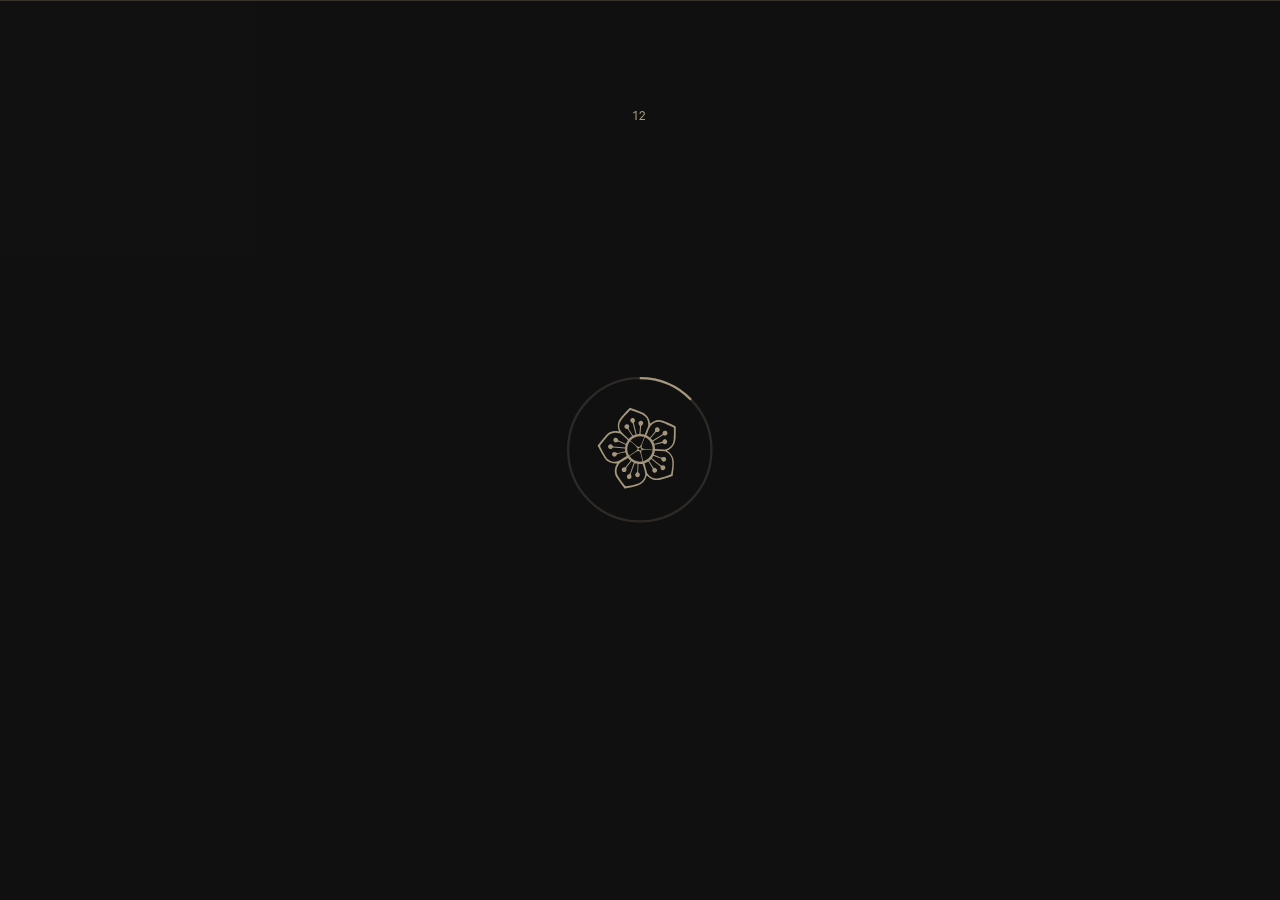
<file: index.htm>
﻿<!DOCTYPE html><!-- This site was created in Webflow. https://webflow.com --><!-- Last Published: Mon May 05 2025 08:28:01 GMT+0000 (Coordinated Universal Time) --><html data-wf-domain="www.yogabynina.com" data-wf-page="62cf14618951bb602802b890" data-wf-site="62cf14618951bb43f802b88c" lang="en"><head><meta charset="utf-8"><title>Glow Flow Yoga by Nina</title><meta content="Nina aims to make yoga accessible for everyone. Merging her unique backgrounds as a former Taekwondo Champion and K-Pop Recording Artist, Nina founded the ‘Glow Flow Yoga by Nina’ Method, designed to promote connection of mind, body, and spirit through carefully considered postures, movement and breath. The &#x27;Glow Flow Yoga by Nina&#x27; methodology promotes proper muscle activation, spinal alignment, mental focus, and flexibility - as cross between ancient practices of Yoga and Martial Arts, Pilates, and Sound Healing therapies. Known for her versatility, Nina’s classes range from a dynamic and powerful Signature Vinyasa Glow Flow,  to deeply relaxing and introspective Yin and Restorative Yoga practices." name="description"><meta content="Glow Flow Yoga by Nina" property="og:title"><meta content="Nina aims to make yoga accessible for everyone. Merging her unique backgrounds as a former Taekwondo Champion and K-Pop Recording Artist, Nina founded the ‘Glow Flow Yoga by Nina’ Method, designed to promote connection of mind, body, and spirit through carefully considered postures, movement and breath. The &#x27;Glow Flow Yoga by Nina&#x27; methodology promotes proper muscle activation, spinal alignment, mental focus, and flexibility - as cross between ancient practices of Yoga and Martial Arts, Pilates, and Sound Healing therapies. Known for her versatility, Nina’s classes range from a dynamic and powerful Signature Vinyasa Glow Flow,  to deeply relaxing and introspective Yin and Restorative Yoga practices." property="og:description"><meta content="https://cdn.prod.website-files.com/613fe00cfeef1d74a4cc3bdc/62c0d884a3ad0f5a2f078958_YogabyNina_OpenGraph.jpg" property="og:image"><meta content="Glow Flow Yoga by Nina" property="twitter:title"><meta content="Nina aims to make yoga accessible for everyone. Merging her unique backgrounds as a former Taekwondo Champion and K-Pop Recording Artist, Nina founded the ‘Glow Flow Yoga by Nina’ Method, designed to promote connection of mind, body, and spirit through carefully considered postures, movement and breath. The &#x27;Glow Flow Yoga by Nina&#x27; methodology promotes proper muscle activation, spinal alignment, mental focus, and flexibility - as cross between ancient practices of Yoga and Martial Arts, Pilates, and Sound Healing therapies. Known for her versatility, Nina’s classes range from a dynamic and powerful Signature Vinyasa Glow Flow,  to deeply relaxing and introspective Yin and Restorative Yoga practices." property="twitter:description"><meta content="https://cdn.prod.website-files.com/613fe00cfeef1d74a4cc3bdc/62c0d884a3ad0f5a2f078958_YogabyNina_OpenGraph.jpg" property="twitter:image"><meta property="og:type" content="website"><meta content="summary_large_image" name="twitter:card"><meta content="width=device-width, initial-scale=1" name="viewport"><meta content="Webflow" name="generator"><link href="62cf14618951bb43f802b88c/css/yoga-by-nina-prod.webflow.shared.dabaf43b4.min.css" rel="stylesheet" type="text/css"><script type="text/javascript">!function(o,c){var n=c.documentElement,t=" w-mod-";n.className+=t+"js",("ontouchstart"in o||o.DocumentTouch&&c instanceof DocumentTouch)&&(n.className+=t+"touch")}(window,document);</script><link href="62cf14618951bb43f802b88c/62cf14618951bbb0f802b8c7_YBN_favicon.png" rel="shortcut icon" type="image/x-icon"><link href="62cf14618951bb43f802b88c/62cf14618951bb1d1402b8ab_YBN_webclip.png" rel="apple-touch-icon"><style>
body .transition {display: block}
.w-editor .transition {display: none;}
.no-scroll-transition {overflow: hidden; position: relative;}
</style></head><body class="body"><div class="w-embed"><div id="awwwards" style="position: fixed; z-index: 999; transform: translateY(-50%); top: 50%;  right: 0"><a href="https://www.awwwards.com/sites/yoga-by-nina" target="_blank"><svg width="53.08" height="171.358"><path class="js-color-bg" fill="black" d="M0 0h53.08v171.358H0z"></path><g class="js-color-text" fill="white"><path d="M20.048 153.585v-2.002l6.752-3.757h-6.752v-1.9h10.23v2.002l-6.752 3.757h6.752v1.9zM29.899 142.382a3.317 3.317 0 0 1-1.359 1.293c-.575.297-1.223.446-1.944.446-.721 0-1.369-.149-1.944-.446a3.317 3.317 0 0 1-1.359-1.293c-.331-.564-.497-1.232-.497-2.003 0-.769.166-1.437.497-2.002a3.332 3.332 0 0 1 1.359-1.294c.575-.297 1.224-.445 1.944-.445.722 0 1.369.148 1.944.445a3.326 3.326 0 0 1 1.359 1.294c.33.565.496 1.233.496 2.002.001.77-.166 1.438-.496 2.003m-1.703-3.348c-.435-.331-.967-.497-1.601-.497s-1.167.166-1.601.497c-.434.332-.65.78-.65 1.345s.217 1.014.65 1.346c.434.33.967.496 1.601.496s1.166-.166 1.601-.496c.434-.332.649-.78.649-1.346.001-.565-.215-1.013-.649-1.345M22.912 134.996v-1.812h1.185c-.43-.283-.752-.593-.973-.929-.219-.336-.329-.732-.329-1.19 0-.479.127-.902.38-1.272.254-.37.635-.633 1.141-.79-.478-.262-.851-.591-1.118-.985a2.221 2.221 0 0 1-.402-1.265c0-.682.2-1.218.599-1.607.4-.391.957-.585 1.668-.585h5.218v1.812H25.37c-.682 0-1.023.303-1.023.907 0 .467.264.85.789 1.146.527.299 1.286.446 2.28.446h2.865v1.813H25.37c-.682 0-1.023.303-1.023.906 0 .468.275.851.826 1.147.551.298 1.352.446 2.404.446h2.704v1.812h-7.369zM21.626 122.457c-.225.224-.502.336-.833.336s-.608-.112-.833-.336a1.128 1.128 0 0 1-.336-.833c0-.331.111-.609.336-.833.225-.225.502-.336.833-.336s.608.111.833.336c.225.224.337.502.337.833 0 .332-.112.608-.337.833m1.286-1.739h7.366v1.813h-7.366v-1.813zM22.912 118.668v-1.812h1.185a3.348 3.348 0 0 1-.951-1.009 2.434 2.434 0 0 1-.351-1.272c0-.681.19-1.229.57-1.644.38-.414.931-.621 1.651-.621h5.263v1.812h-4.722c-.418 0-.727.096-.92.285-.195.19-.293.447-.293.769 0 .302.116.58.351.833.233.254.577.458 1.03.613.453.156.992.234 1.615.234h2.938v1.812h-7.366zM29.833 109.129a3.33 3.33 0 0 1-1.432 1.169 4.535 4.535 0 0 1-1.805.373 4.537 4.537 0 0 1-1.807-.373c-.579-.248-1.057-.638-1.432-1.169s-.563-1.196-.563-1.995c0-.771.183-1.413.549-1.93a3.28 3.28 0 0 1 1.382-1.141 4.221 4.221 0 0 1 1.709-.364h.746v5.071c.447-.02.838-.183 1.168-.49.332-.307.498-.724.498-1.248 0-.41-.093-.754-.277-1.031-.186-.278-.473-.529-.863-.753l.542-1.462c.69.303 1.224.724 1.592 1.265.371.541.556 1.235.556 2.083 0 .799-.188 1.464-.563 1.995m-4.085-3.574c-.41.088-.746.261-1.009.52-.262.258-.395.61-.395 1.06 0 .428.137.784.409 1.067.272.282.604.458.994.525v-3.172zM29.833 100.878c-.375.531-.852.921-1.432 1.169a4.552 4.552 0 0 1-3.612 0c-.579-.248-1.057-.638-1.432-1.169s-.563-1.196-.563-1.995c0-.77.183-1.412.549-1.93a3.278 3.278 0 0 1 1.382-1.14 4.222 4.222 0 0 1 1.709-.365h.746v5.072a1.794 1.794 0 0 0 1.168-.49c.332-.307.498-.724.498-1.249 0-.41-.093-.753-.277-1.031-.186-.277-.473-.528-.863-.753l.542-1.462c.69.302 1.224.724 1.592 1.265.371.541.556 1.234.556 2.083 0 .799-.188 1.464-.563 1.995m-4.085-3.573c-.41.088-.746.261-1.009.519-.262.258-.395.611-.395 1.06 0 .429.137.784.409 1.067.272.282.604.458.994.526v-3.172zM35.481 16.926l-4.782 14.969h-3.266l-2.584-9.682-2.584 9.682h-3.268l-4.781-14.969h3.713l2.673 10.276 2.524-10.276h3.445l2.524 10.276 2.674-10.276zM37.979 27.083c1.426 0 2.495 1.068 2.495 2.495 0 1.425-1.069 2.495-2.495 2.495-1.425 0-2.495-1.07-2.495-2.495-.001-1.427 1.07-2.495 2.495-2.495"></path></g></svg></a></div></div><div class="hide w-embed"><style>
*{
	-moz-osx-font-smoothing: grayscale;
	-webkit-font-smoothing: antialiased;
}

@media only screen and (min-width: 1536px){
	body {
		font-size: 1.625rem;
	}
}

@media only screen and (max-device-width: 480px) and (orientation: landscape){
	.device-rotate{
		display: flex;
	}
}

/*body {
  min-height: 100vh;
  min-height: -webkit-fill-available;
}

html {
  height: -webkit-fill-available;
}*/

::selection {
  color: #111111;
  background: #ccbb99;
}

.link::after, 
.text-style-link::after {
  content: '';
  position: absolute;
  width: 100%;
  height: 0.05em;
  bottom: -0.05em;
  left: 0;
  transform: scaleX(1);
  background-color: currentColor;
  transform-origin: bottom right;
  transition: transform 0.4s ease-out;
}
.link::after{
	transform: scaleX(0);
}
.link:hover::after, .link.is-active::after {
  transform: scaleX(1);
  transform-origin: bottom left;
}
.text-style-link:hover::after{
	transform: scaleX(0);
}
.classes-marquee__track{
	animation: marquee 48s infinite linear;
}
@keyframes marquee{
    0%		{transform: translateX(0)}
    100%	{transform: translateX(-100%)}
}
.nav__component, 
.scroll-down__component,
.book-trigger,
.classes-content__wipper{
	pointer-events: none;
}
.nav__menu-button, 
.nav__logo-link,
.nav__menu,
.about-intro__scroll-down
 {
	pointer-events: auto;
}

.book-studio.is-dark h1,
.book-private.is-dark h1,
.book-private.is-dark .currently-in__block,
.book-studio.is-dark .currently-in__block{
	color: #ccbb99;
}

.book-studio.is-dark .location-circle>div,
.book-private.is-dark .location-circle>div
{
	background-color: #ccbb99;
}

/* Hide scrollbar for Chrome, Safari and Opera */
.classes-window__slider::-webkit-scrollbar {
  display: none;
}

/* Hide scrollbar for IE, Edge and Firefox */
.classes-window__slider {
  -ms-overflow-style: none;  /* IE and Edge */
  scrollbar-width: none;  /* Firefox */
}
</style></div><div class="transition"><div class="transition-trigger"></div><div class="transition-content"></div></div><nav data-w-id="fc28b02d-5f63-b36b-0fab-3df50ba48db3" class="nav__component"><div class="navigation-padding"><div class="nav__container"><a href="index.htm" aria-current="page" class="nav__logo-link w-inline-block w--current"><div class="w-embed"><svg version="1.1" xmlns="http://www.w3.org/2000/svg" xmlns:xlink="http://www.w3.org/1999/xlink" x="0px" y="0px" viewbox="0 0 96 96">
<style type="text/css">
svg > path {
 transition: fill 0.4s ease-out;
}
.nav__logo-svg-gold {
	fill: #ccbb99;
}
.nav__logo-svg-black {
  fill: #111111;
}
</style>
<path id="logo_c" class="nav__logo-svg-gold" d="M48,94.5c25.7,0,46.5-20.8,46.5-46.5S73.7,1.5,48,1.5C22.3,1.5,1.5,22.3,1.5,48S22.3,94.5,48,94.5z"></path>
<path id="logo_s" class="nav__logo-svg-black" d="M48,96c-12.8,0-24.9-5-33.9-14.1C5,72.9,0,60.8,0,48s5-24.9,14.1-33.9C23.1,5,35.2,0,48,0s24.9,5,33.9,14.1
	C91,23.1,96,35.2,96,48s-5,24.9-14.1,33.9C72.9,91,60.8,96,48,96z M48,1.5C22.4,1.5,1.5,22.4,1.5,48S22.4,94.5,48,94.5
	S94.5,73.6,94.5,48S73.6,1.5,48,1.5z"></path>
<path id="logo_m" class="nav__logo-svg-black" d="M61.1,30c1-5.9-1.9-9.7-6.3-12.5c-2.3-1.5-4.5-2.9-6.8-4.3c-1,0.6-2,1.1-2.9,1.8c-2.3,1.5-4.5,3.1-6.7,4.7
	c-2.1,1.6-3.3,3.8-3.6,6.4c-0.2,1.2,0,2.4,0,3.6c-0.2,0-0.3,0-0.4,0c-4.1-2-8-1.4-11.5,1.2c-2.7,1.9-5.3,4-8,6.1
	c0.8,3.2,1.5,6.4,2.5,9.4c1.1,3.6,3.1,6.5,6.8,7.8c0.8,0.3,1.6,0.5,2.3,0.7c0,0.1,0,0.2,0,0.2c-0.1,0.2-0.2,0.4-0.4,0.5
	c-2.7,2.9-3.6,6.3-2.5,10c0.9,3.4,2.2,6.7,3.4,10.1c0.1,0.2,0.4,0.4,0.6,0.4c3.8,0.2,7.5,0.6,11.3,0.6c3.8,0,6.6-2,8.5-5.2
	c0.2-0.4,0.5-0.8,0.7-1.3c0.2,0.3,0.3,0.5,0.4,0.6c2.2,4,5.5,6,10.1,5.9c3.3-0.1,6.7-0.4,10-0.7c0.2,0,0.6-0.3,0.6-0.5
	c1.2-3.4,2.4-6.7,3.4-10.1c1-3.7,0.1-7.1-2.6-10c-0.2-0.2-0.3-0.4-0.4-0.7c5.2-0.9,8.1-4.1,9.4-8.9c0.8-3,1.5-5.9,2.3-8.9
	c-1.8-1.5-3.5-3-5.3-4.4C71.5,29.3,67,26.8,61.1,30z M38.7,21.3c2.7-2.3,5.9-4.1,8.9-6.1c0.2-0.2,0.8-0.1,1.1,0.1
	c2.7,1.8,5.6,3.4,8.1,5.4c3,2.4,3.8,5.8,2.9,9.5c-0.1,0.4-0.2,0.9-0.5,1.2c-1.5,2.1-2.9,4.1-4.5,6.2c-1-0.6-2.1-1.1-3.2-1.5
	c0.7-2.1,1.3-4.2,2.1-6.2c0.1-0.2,0.5-0.4,0.8-0.5c1.3-0.5,1.9-1.6,1.3-2.8c-0.5-1.1-1.9-1.4-2.9-0.8c-1,0.6-1.1,1.8-0.4,3
	c0.2,0.3,0.4,0.9,0.2,1.2c-0.5,1.7-1.2,3.4-1.7,5.2c-0.1,0.4-0.3,0.6-0.5,0.7c-0.6-0.1-1.3-0.2-1.9-0.2c-0.1-0.2-0.2-0.4-0.2-0.8
	c0-2.8,0-5.6,0-8.5c0-0.4,0.3-0.9,0.6-1.1c1.1-1,1.2-2.1,0.3-3.1c-0.8-0.8-2-0.8-2.8,0c-0.9,0.9-0.7,2.1,0.3,3.1
	c0.3,0.3,0.7,0.6,0.7,1c0,3.1,0,6.2,0,9.4c-0.8,0-1.6,0.1-2.3,0.3c-0.7-2.1-1.4-4.1-2-6.2c-0.1-0.3,0.1-0.7,0.3-1
	c0.7-1.1,0.6-2.3-0.5-2.9c-1-0.6-2.3-0.2-2.8,0.8c-0.6,1.1,0,2.3,1.2,2.8c0.4,0.2,0.9,0.6,1.1,1.1c0.7,1.8,1.3,3.7,1.9,5.7
	c-1.2,0.3-2.2,0.9-3.2,1.5c-1.6-2.9-4.4-4.9-5.1-8.4C35.6,26.2,36.3,23.3,38.7,21.3z M45.4,44.1c-1.1-1.6-2.2-3.1-3.4-4.7
	c3.3-2.6,8.8-2.5,12,0c-0.9,1.3-1.8,2.5-2.8,3.8c-0.2,0.3-0.4,0.5-0.6,0.8c-0.6,1-1.5,1.6-2.4,2.2c-0.1,0.1-0.3,0.1-0.5,0
	C46.9,45.7,46,45.1,45.4,44.1z M46.4,47.5c0,0.1-0.1,0.3-0.2,0.3c-0.7,0.6-1.5,1.1-2.4,1.3c-1.8,0.5-3.6,1.2-5.4,1.8
	c-0.1,0-0.2,0.1-0.4,0.1c-1.3-3.7,0.1-8.8,3.6-11.3c0.4,0.5,0.8,1.1,1.2,1.6c0.9,1.3,1.9,2.5,2.7,3.8C45.9,45.8,46.1,46.7,46.4,47.5
	z M49.7,47.3c0.3-1,0.7-1.9,1.3-2.7c1.2-1.5,2.3-3.1,3.5-4.7c3.3,2.3,4.9,7.2,3.5,11.3c-1.1-0.3-2.1-0.7-3.2-1
	c-0.5-0.2-1.1-0.4-1.6-0.5c-1.2-0.3-2.3-0.9-3.3-1.7C49.7,47.7,49.6,47.5,49.7,47.3z M19.7,48.6c-1.4-3.3-2.1-7-3-10.5
	c-0.1-0.3,0.1-0.8,0.4-1c2.6-2,5.1-4.2,7.8-6c3-1.9,6.3-1.7,9.4,0.1c0.7,0.4,1.3,1,1.8,1.6c1.4,1.8,2.7,3.7,4,5.6
	c-0.9,0.7-1.7,1.6-2.4,2.6c-1.7-1.3-3.4-2.6-5.1-3.9c-0.2-0.2-0.3-0.7-0.3-1c-0.1-1.3-1-2.2-2.1-2.1c-1.1,0.1-2,1.2-1.8,2.3
	c0.2,1.2,1.3,1.8,2.7,1.6c0.4-0.1,1,0,1.3,0.2c1.2,0.8,2.3,1.7,3.5,2.6c0.8,0.6,1.2,0.9,1.3,1.3c-0.3,0.6-0.6,1.2-0.9,1.9
	c0,0,0,0,0,0c-3-1-6-2-8.9-3.1c-0.3-0.1-0.5-0.5-0.6-0.8c-0.5-1.3-1.6-1.9-2.8-1.4c-1,0.5-1.5,1.7-0.9,2.7c0.6,1.1,1.9,1.3,3,0.5
	c0.3-0.2,0.8-0.3,1.1-0.2c2.9,0.9,5.8,1.9,8.7,2.9c0,0.1,0,0.1,0.1,0.1c-0.2,0.6-0.3,1.2-0.3,1.8c-0.3,0.4-0.8,0.4-1.9,0.4
	c-1,0-2.1,0-3.1,0c-1.1,0-2,0.1-2.8-1.1c-0.5-0.9-2-0.8-2.8,0c-0.7,0.8-0.7,2,0,2.7c0.7,0.8,2.2,0.9,2.8,0c0.6-0.9,1.4-0.9,2.2-0.9
	c1.8,0,3.6,0,5.5,0c0,0.1,0,0.1,0,0.2c0,1,0.1,2,0.3,2.9c0,0.2,0,0.4,0.1,0.6c-2.9,0.7-5.8,1.8-8.8,2C23.9,53.6,21,51.8,19.7,48.6z
	 M38,75.4c-2.9-0.1-5.8-0.4-8.7-0.6c-0.9-0.1-1.4-0.5-1.7-1.3c-0.9-2.9-2.1-5.7-2.9-8.6c-1-3.9,0.5-7.1,3.7-9.6
	c0.3-0.2,0.7-0.4,1-0.5c2.1-0.6,4.2-1.2,6.2-1.9c0.5-0.2,0.8-0.1,1,0.2c0.3,0.6,0.5,1.1,0.9,1.6c0.2,0.3,0.4,0.7,0.6,1
	c-1.8,1.2-3.5,2.4-5.3,3.5c-0.2,0.2-0.7,0.1-1,0c-1.3-0.4-2.4,0.2-2.7,1.3c-0.3,1.2,0.4,2.2,1.6,2.4c1.2,0.2,2.2-0.7,2.3-2.1
	c0-0.4,0.3-0.9,0.6-1.1c1.7-1.2,3.4-2.3,5.1-3.5c0.2,0.2,0.5,0.4,0.7,0.6c0.1,0.1,0.2,0.2,0.3,0.3c0.2,0.2,0.4,0.4,0.7,0.6
	c-2,2.6-3.9,5.1-5.9,7.6c-0.2,0.2-0.7,0.2-1,0.2c-1.3,0-2.2,0.9-2.1,2.1c0.1,1.2,1.1,2,2.3,1.8c1.2-0.2,1.8-1.3,1.5-2.6
	c-0.1-0.3-0.2-0.8,0-1.1c1.9-2.6,3.9-5.1,5.9-7.7c0.7,0.4,1.3,0.7,2,1.1c-0.7,2.1-1.4,4.2-2.2,6.3c-0.1,0.3-0.5,0.5-0.9,0.6
	c-1.3,0.5-1.9,1.6-1.4,2.8c0.4,1,1.7,1.4,2.6,0.9c1.1-0.5,1.4-1.8,0.7-3c-0.2-0.3-0.3-0.8-0.2-1.2c0.6-2,1.4-4,2.1-6.1
	c1.1,0.2,2.1,0.4,3.3,0.6c0,2-0.1,3.9,0,5.9C47.5,71.8,42.5,75.6,38,75.4z M47.8,57.9c0,0.2,0,0.4,0,0.6c-4.2,0-8.3-2.8-9.6-6.9
	c0.4-0.1,0.8-0.3,1.1-0.4c1.7-0.5,3.3-1.2,5-1.6c0.8-0.2,1.7-0.1,2.6-0.1c0.1,0,0.2,0.2,0.2,0.3c0.4,1.1,0.7,2.1,0.7,3.3
	C47.8,54.7,47.8,56.3,47.8,57.9z M47.8,49.1c-0.1-0.3-0.3-0.5-0.6-0.4c-0.2,0-0.4,0-0.7-0.1c0.9-0.4,1-1,0.6-1.9
	c0.7,0.7,1.3,0.7,2,0c-0.4,0.9-0.2,1.5,0.6,1.9c-0.9-0.1-1.5,0.2-1.7,1.1C47.9,49.5,47.8,49.3,47.8,49.1z M48.3,58.4
	c0-0.2,0-0.4,0-0.5c0-2-0.1-4,0-6c0-0.8,0.4-1.6,0.6-2.3c0-0.1,0.2-0.1,0.4-0.2c1-0.1,1.9,0,2.9,0.4c1.7,0.6,3.5,1.1,5.2,1.7
	c0.1,0,0.2,0.1,0.4,0.1C56.7,55.1,52.8,58.4,48.3,58.4z M71.3,64.2c-0.8,3.3-2.1,6.5-3.3,9.7c-0.1,0.4-0.8,0.8-1.3,0.8
	c-3.1,0.3-6.2,0.6-9.3,0.6c-3.8-0.1-6.5-2.1-8.1-5.6c-0.4-0.8-0.4-1.9-0.5-2.8c-0.1-2.2,0-4.3,0-6.5c1-0.2,2-0.4,3.2-0.6
	c0.7,2.1,1.5,4.1,2.1,6.2c0.1,0.3-0.1,0.7-0.3,1c-0.7,1.2-0.4,2.3,0.6,2.9c1,0.5,2.3,0.1,2.7-0.9c0.5-1.2-0.1-2.3-1.5-2.7
	c-0.3-0.1-0.7-0.3-0.8-0.6c-0.8-2-1.5-4.1-2.2-6.2c0.7-0.4,1.2-0.7,2-1.1c0.9,1.1,1.7,2.3,2.6,3.4c1,1.3,2,2.5,2.9,3.8
	c0.3,0.4,0.4,1,0.3,1.5c-0.3,1.3,0.3,2.4,1.5,2.6c1.2,0.2,2.2-0.5,2.3-1.7c0.1-1.2-0.7-2.1-2-2.2c-0.5,0-1.1-0.3-1.4-0.6
	c-1.9-2.3-3.7-4.7-5.6-7.2c0.6-0.5,1.1-1,1.7-1.6c1.8,1.2,3.6,2.4,5.3,3.6c0.2,0.2,0.4,0.6,0.4,0.8c0.1,1.5,1,2.4,2.3,2.2
	c1.1-0.2,1.9-1.2,1.6-2.4c-0.3-1.2-1.3-1.7-2.8-1.3c-0.3,0.1-0.7,0.1-0.9,0c-0.5-0.2-1-0.6-1.4-0.9c-1.3-0.9-2.6-1.8-3.9-2.6
	c0.2-0.4,0.4-0.7,0.5-1c0.3-0.4,0.5-0.9,0.8-1.4c0-0.1,0.1-0.1,0.1-0.2c0.1-0.2,0.6-0.4,0.8-0.4c2.4,0.7,4.8,1.2,7.1,2.2
	C70.1,56.4,72.2,60.7,71.3,64.2z M79.2,38.3c-0.8,3.2-1.4,6.5-2.6,9.5c-1.4,3.7-4.4,5.5-8.3,5.7c-0.4,0-0.8,0-1.2-0.1
	c-2.4-0.7-4.7-1.4-7.2-2.2c0-0.2,0-0.4,0.1-0.6c0.2-0.8,0.3-1.7,0.3-2.5c0,0,0,0,0,0c0-0.1,0-0.3,0-0.4c2.2,0,4.5,0,6.7,0
	c0.2,0,0.5,0.4,0.7,0.6c0.8,1,2.1,1.1,3,0.3c0.8-0.8,0.8-2.1-0.1-2.9c-0.9-0.8-2.1-0.6-3,0.4c-0.3,0.4-0.9,0.7-1.3,0.7
	c-2,0.1-4,0-6.1,0c0-0.1,0-0.1,0-0.2c-0.1-0.7-0.2-1.4-0.4-2c3.1-1,6.1-2.1,9.1-3.1c0.2-0.1,0.6,0.1,0.9,0.3c1.2,0.7,2.5,0.5,3-0.6
	c0.5-1,0.1-2.3-1-2.7c-1.2-0.5-2.2,0.1-2.7,1.4c-0.1,0.3-0.4,0.7-0.6,0.8c-2.9,1-5.9,2-8.9,3c-0.3-0.8-0.6-1.5-1-2.1
	c1.8-1.3,3.5-2.7,5.2-3.9c0.2-0.2,0.7,0,1,0c1.3,0.3,2.4-0.3,2.6-1.5c0.2-1.1-0.5-2.2-1.7-2.4c-1.2-0.2-2.1,0.7-2.2,2
	c-0.1,0.5-0.3,1.1-0.7,1.3c-1.5,1.3-3.1,2.4-4.8,3.6c-0.7-1-1.5-1.9-2.4-2.6c1.5-2.1,2.9-4.3,4.5-6.3c1.8-2.2,6.2-3,9.2-1.8
	c3.7,1.5,6.6,4.2,9.4,6.9C79.2,37.5,79.3,38,79.2,38.3z"></path>
</svg></div></a><a href="#" class="nav__menu-button w-inline-block"><div class="nav__menu-button-close"><div class="nav__menu-button-top-line-close"></div><div class="nav__menu-button-bottom-line-close"></div></div><div class="nav__menu-button-hover-ring"></div><div class="nav__menu-button-top-line"></div><div class="nav__menu-button-bottom-line"></div></a></div><div class="nav__menu"><div class="nav__menu-container"><div class="nav__menu-column-left"><div class="nav__menu-item"><a href="about.html" class="text-colour-gold w-inline-block"><div class="nav__menu-item-wrap"><div class="nav__menu-item-title"><h1 class="heading-xlarge">About</h1></div></div></a></div><div class="nav__menu-item"><a href="classes.html" class="text-colour-gold w-inline-block"><div class="nav__menu-item-wrap"><div class="nav__menu-item-title"><h1 class="heading-xlarge">Classes</h1></div></div></a></div><div class="nav__menu-item"><a href="contact.html" class="text-colour-gold w-inline-block"><div class="nav__menu-item-wrap"><div class="nav__menu-item-title"><h1 class="heading-xlarge">Contact</h1></div></div></a></div></div><div class="nav__menu-column-right"><div class="nav__menu-cta"><a href="book.html" class="button is-alt w-button">Book classes</a></div><div class="nav__menu-s-links"><a href="terms.html" class="text-colour-gold link">Terms</a><a href="privacy.html" class="text-colour-gold link">Privacy</a><a href="biography.html" class="text-colour-gold link">Biography</a><a id="w-node-_73577318-ec5d-18cd-388d-6db29467600c-0ba48db3" href="credits.html" class="text-colour-gold link">Credits</a></div></div></div></div></div><div class="device-rotate"><div class="device-rotate__icon w-embed"><svg version="1.1" xmlns="http://www.w3.org/2000/svg" viewbox="0 0 54 54">
<style type="text/css">
	.p-stroke{fill:none;stroke:currentColor;stroke-width:2;stroke-linejoin:round;}
</style>
<g>
	<path class="p-stroke" d="M43,21.7c1.7,3.5,2.1,7.4,1.4,11.1c-0.8,3.8-2.7,7.2-5.6,9.7c-2.9,2.5-6.5,4.1-10.3,4.4s-7.6-0.6-10.9-2.7
		c-3.2-2-5.7-5.1-7.1-8.7C9.1,32,8.9,28.1,10,24.4c1.1-3.7,3.3-6.9,6.4-9.2c3.1-2.3,6.8-3.6,10.6-3.5l8.2-0.1"></path>
	<path class="p-stroke" d="M35.7,11.5c-2.6-0.2-7.9-2.1-8.5-8.5"></path>
	<path class="p-stroke" d="M27.2,19.9c0.2-2.6,2.1-7.9,8.5-8.5"></path>
</g>
</svg></div><div>Please rotate your device.</div></div></nav><div class="page-wrapper"><div data-w-id="c337cb9a-dd60-84cb-4ae7-c26afdde3373" style="display:flex" class="loader__component"><div data-w-id="df53ec3c-9096-fc9c-6483-59ce1d1ab8a0" style="opacity:0;-webkit-transform:translate3d(0, -0.5em, 0) scale3d(1, 1, 1) rotateX(0) rotateY(0) rotateZ(0) skew(0, 0);-moz-transform:translate3d(0, -0.5em, 0) scale3d(1, 1, 1) rotateX(0) rotateY(0) rotateZ(0) skew(0, 0);-ms-transform:translate3d(0, -0.5em, 0) scale3d(1, 1, 1) rotateX(0) rotateY(0) rotateZ(0) skew(0, 0);transform:translate3d(0, -0.5em, 0) scale3d(1, 1, 1) rotateX(0) rotateY(0) rotateZ(0) skew(0, 0)" class="loader__count"><div id="loader__count" class="loader__counter">0</div></div><div data-w-id="32be92ae-25c2-294f-9ea6-19610fc06530" style="opacity:0" class="loader__logo"><div class="w-embed"><svg xmlns="http://www.w3.org/2000/svg" viewbox="0 0 192 192">
<style type="text/css">
  svg {
    /*border-radius: 50%;*/
    height: 100%;
    width: 100%;
  }
	.loader__logo-flower{
  	fill:currentColor;
  }
	.loader__logo-empty-ring{
    fill:none;
  	stroke:currentColor;
    stroke-width:3;
    stroke-opacity:0.2;
  }
	.loader__logo-full-ring{
    transform-origin: 50% 50%;
    transform: rotate(-90deg);
    fill:none;
    stroke:currentColor;
    stroke-width:3;
    stroke-dasharray: 314.1592%;
    /* stroke-dashoffset: calc(314.1592% * (1 - (10 / 100))); */
    stroke-dashoffset: 314.1592%;
  }
</style>
<path class="loader__logo-flower" id="loader__flower" d="M116.9,65.9c1.5-9.5-3-15.4-10.1-20c-3.6-2.3-7.2-4.6-10.8-6.9c-1.6,1-3.2,1.8-4.7,2.8
	c-3.6,2.5-7.2,4.9-10.7,7.6c-3.3,2.6-5.2,6.1-5.8,10.3c-0.2,1.9,0,3.9,0,5.8c-0.3,0-0.5,0-0.7,0c-6.5-3.2-12.7-2.2-18.4,1.9
	c-4.3,3.1-8.5,6.4-12.7,9.7c1.3,5.2,2.5,10.2,3.9,15.1c1.7,5.8,5,10.4,10.9,12.5c1.2,0.4,2.5,0.7,3.7,1.1c0,0.2,0,0.2,0,0.3
	c-0.2,0.3-0.4,0.6-0.6,0.8c-4.2,4.6-5.7,10.1-4.1,16c1.5,5.5,3.5,10.8,5.4,16.2c0.1,0.3,0.6,0.7,0.9,0.7c6,0.4,12,1,18.1,0.9
	c6,0,10.5-3.2,13.6-8.3c0.4-0.6,0.7-1.2,1.2-2c0.3,0.5,0.5,0.7,0.6,1c3.5,6.4,8.9,9.7,16.1,9.5c5.3-0.1,10.7-0.7,16-1.1
	c0.4,0,0.9-0.4,1-0.8c1.9-5.4,3.9-10.7,5.4-16.2c1.6-6,0.1-11.4-4.1-16c-0.2-0.3-0.4-0.6-0.7-1.1c8.3-1.4,12.9-6.5,15-14.2
	c1.3-4.7,2.5-9.5,3.7-14.2c-2.9-2.4-5.7-4.8-8.5-7C133.6,64.9,126.3,61,116.9,65.9z M81.1,52.1c4.4-3.7,9.4-6.6,14.2-9.7
	c0.4-0.3,1.3-0.2,1.7,0.1c4.4,2.8,8.9,5.4,12.9,8.6c4.8,3.9,6.1,9.2,4.7,15.2c-0.2,0.7-0.4,1.4-0.8,1.9c-2.3,3.3-4.7,6.6-7.1,9.9
	c-1.6-1-3.3-1.8-5.1-2.4c1.1-3.3,2.1-6.6,3.3-9.9c0.1-0.4,0.8-0.7,1.3-0.8c2.1-0.8,3-2.6,2.2-4.4c-0.8-1.7-3-2.3-4.6-1.3
	c-1.6,1-1.8,2.9-0.7,4.7c0.3,0.5,0.6,1.4,0.4,1.9c-0.8,2.8-1.9,5.5-2.7,8.3c-0.2,0.6-0.4,1-0.7,1.1c-1-0.2-2-0.3-3.1-0.4
	c-0.2-0.3-0.3-0.6-0.3-1.2c0.1-4.5,0-9,0.1-13.5c0-0.6,0.5-1.4,1-1.8c1.7-1.5,2-3.4,0.5-4.9c-1.2-1.3-3.3-1.3-4.5,0
	c-1.4,1.5-1.2,3.4,0.5,4.9c0.5,0.4,1.1,1,1.1,1.5c0.1,4.9,0,9.9,0,15c-1.3,0-2.5,0.2-3.7,0.5c-1.1-3.4-2.2-6.6-3.2-9.9
	c-0.1-0.4,0.2-1.1,0.5-1.6c1.2-1.8,0.9-3.7-0.7-4.7c-1.6-1-3.7-0.4-4.5,1.2c-0.9,1.8,0,3.7,2,4.5c0.7,0.3,1.4,1,1.7,1.7
	c1.1,2.9,2,5.9,3,9.1c-1.8,0.6-3.6,1.4-5.2,2.4c-2.5-4.6-7.1-7.9-8.1-13.4C76.2,59.9,77.3,55.3,81.1,52.1z M91.9,88.6
	c-1.7-2.5-3.6-5-5.4-7.5c5.3-4.1,14-4,19.2,0.1c-1.5,2-2.9,4-4.4,6c-0.3,0.4-0.7,0.9-1,1.3c-0.9,1.6-2.4,2.6-3.9,3.5
	c-0.2,0.1-0.6,0.1-0.7,0C94.2,91.1,92.9,90.1,91.9,88.6z M93.5,93.9c0,0.1-0.1,0.4-0.3,0.5c-1.1,1-2.4,1.7-3.8,2.2
	c-2.9,0.9-5.8,1.9-8.7,2.8c-0.2,0.1-0.4,0.1-0.6,0.2c-2.1-6,0.1-14,5.7-18c0.6,0.9,1.3,1.7,1.9,2.6c1.5,2,3,3.9,4.3,6
	C92.7,91.3,93,92.6,93.5,93.9z M98.7,93.6c0.4-1.6,1.1-3,2.1-4.4c1.9-2.5,3.7-5,5.5-7.6c5.2,3.7,7.8,11.5,5.6,18.1
	c-1.7-0.6-3.4-1.1-5.1-1.6c-0.9-0.3-1.7-0.6-2.6-0.8c-2-0.5-3.7-1.4-5.2-2.8C98.7,94.2,98.6,94,98.7,93.6z M50.9,95.8
	c-2.2-5.3-3.3-11.1-4.8-16.7c-0.1-0.5,0.2-1.3,0.6-1.6c4.1-3.3,8.1-6.8,12.5-9.6c4.8-3.1,10-2.8,15,0.1c1.1,0.6,2.1,1.6,2.9,2.6
	c2.2,2.9,4.2,5.9,6.4,8.9c-1.5,1.2-2.7,2.6-3.8,4.2c-2.7-2.1-5.5-4.1-8.2-6.2c-0.4-0.3-0.5-1.1-0.5-1.6c-0.1-2.1-1.5-3.6-3.4-3.4
	c-1.8,0.2-3.2,1.9-2.9,3.7c0.3,2,2.1,2.9,4.3,2.5c0.7-0.1,1.6,0,2.2,0.4c1.9,1.3,3.7,2.7,5.5,4.1c1.3,1,1.9,1.5,2.1,2.1
	c-0.5,1-1,2-1.4,3c0,0,0,0,0,0c-4.7-1.6-9.5-3.2-14.3-4.9c-0.4-0.2-0.8-0.8-1-1.3c-0.8-2.1-2.6-3-4.4-2.2c-1.7,0.8-2.4,2.8-1.5,4.4
	c0.9,1.7,3,2,4.9,0.9c0.5-0.3,1.3-0.5,1.8-0.3c4.7,1.5,9.3,3.1,13.9,4.6c0,0.1,0.1,0.2,0.1,0.2c-0.3,0.9-0.4,1.9-0.5,2.9
	c-0.4,0.6-1.2,0.6-3.1,0.6c-1.7,0-3.3,0-5,0c-1.7,0-3.3,0.2-4.4-1.8c-0.9-1.5-3.2-1.2-4.4,0.1c-1.1,1.2-1.1,3.2,0,4.3
	c1.2,1.2,3.5,1.4,4.4,0c1-1.5,2.2-1.4,3.6-1.4c2.8,0,5.7,0,8.7,0c0,0.1,0,0.2,0,0.4c0,1.6,0.2,3.2,0.6,4.7c0,0.3,0.1,0.6,0.1,0.9
	c-4.7,1.1-9.3,2.9-14,3.2C57.5,103.8,52.9,100.8,50.9,95.8z M80.1,138.5c-4.6-0.2-9.3-0.6-13.9-1c-1.4-0.1-2.2-0.8-2.7-2.2
	c-1.5-4.6-3.4-9.1-4.6-13.8c-1.6-6.3,0.9-11.4,5.9-15.4c0.5-0.4,1.1-0.6,1.7-0.8c3.3-1,6.6-2,9.9-3c0.8-0.2,1.3-0.2,1.7,0.3
	c0.4,0.9,0.9,1.8,1.4,2.6c0.3,0.5,0.6,1.1,1,1.7c-2.8,1.9-5.6,3.8-8.5,5.7c-0.4,0.3-1.1,0.1-1.7,0c-2.1-0.6-3.8,0.3-4.3,2.1
	c-0.4,1.9,0.7,3.6,2.5,3.9c2,0.3,3.5-1.1,3.7-3.3c0.1-0.6,0.4-1.4,0.9-1.8c2.6-1.9,5.4-3.7,8.2-5.6c0.4,0.3,0.7,0.7,1.1,1
	c0.2,0.2,0.4,0.3,0.5,0.5c0.4,0.3,0.7,0.7,1.1,1c-3.1,4.1-6.2,8.2-9.4,12.2c-0.3,0.4-1.1,0.4-1.7,0.4c-2.1,0.1-3.5,1.4-3.3,3.4
	c0.1,1.9,1.8,3.1,3.6,2.8c1.9-0.3,2.9-2.1,2.4-4.1c-0.1-0.6-0.3-1.3,0-1.7c3.1-4.1,6.2-8.1,9.4-12.2c1.1,0.6,2.1,1.1,3.2,1.7
	c-1.2,3.4-2.3,6.8-3.5,10.1c-0.2,0.4-0.9,0.8-1.4,0.9c-2.1,0.8-3,2.6-2.2,4.4c0.7,1.5,2.7,2.3,4.2,1.5c1.8-0.9,2.2-2.8,1.1-4.8
	c-0.3-0.5-0.5-1.3-0.4-1.8c1-3.2,2.2-6.4,3.4-9.7c1.7,0.3,3.4,0.7,5.2,1c0,3.1-0.2,6.3,0,9.4C95.2,132.8,87.2,138.8,80.1,138.5z
	 M95.7,110.5c0,0.3,0,0.6,0,0.9c-6.6,0.1-13.2-4.5-15.4-11c0.6-0.2,1.2-0.4,1.8-0.6c2.7-0.9,5.3-1.9,8-2.5c1.3-0.3,2.8-0.1,4.2-0.1
	c0.1,0,0.3,0.3,0.3,0.4c0.7,1.7,1.1,3.4,1.1,5.3C95.6,105.4,95.7,108,95.7,110.5z M95.6,96.5c-0.1-0.5-0.4-0.8-1-0.7
	c-0.3,0-0.7,0-1.2-0.1c1.5-0.7,1.6-1.7,1-3.1c1.1,1.2,2.1,1.2,3.3,0c-0.7,1.4-0.4,2.4,1,3.1c-1.5-0.2-2.4,0.3-2.7,1.8
	C95.9,97.2,95.7,96.9,95.6,96.5z M96.5,111.4c0-0.3,0-0.6,0-0.8c0-3.2-0.1-6.4,0-9.5c0.1-1.3,0.6-2.5,1-3.7c0-0.1,0.4-0.2,0.6-0.3
	c1.6-0.1,3.1,0,4.6,0.6c2.7,1,5.5,1.8,8.3,2.7c0.2,0.1,0.4,0.1,0.6,0.2C109.9,106.1,103.7,111.4,96.5,111.4z M133.3,120.7
	c-1.3,5.3-3.3,10.4-5.2,15.5c-0.2,0.6-1.3,1.3-2.1,1.3c-5,0.4-10,1-14.9,0.9c-6.1-0.1-10.4-3.4-12.9-9c-0.6-1.3-0.7-3-0.7-4.5
	c-0.1-3.4,0-6.9,0-10.4c1.6-0.3,3.3-0.6,5.1-1c1.2,3.3,2.3,6.6,3.4,10c0.1,0.5-0.2,1.1-0.5,1.6c-1.1,1.9-0.7,3.7,1,4.7
	c1.6,0.9,3.7,0.2,4.4-1.5c0.8-1.9-0.2-3.6-2.3-4.4c-0.5-0.2-1.2-0.6-1.3-1c-1.2-3.2-2.3-6.5-3.5-9.9c1.1-0.6,2-1.1,3.1-1.8
	c1.4,1.8,2.8,3.6,4.2,5.4c1.6,2,3.2,4,4.7,6.1c0.4,0.6,0.6,1.6,0.5,2.4c-0.4,2,0.5,3.8,2.4,4.2c1.9,0.4,3.5-0.9,3.7-2.7
	c0.2-2-1.2-3.3-3.2-3.5c-0.8-0.1-1.7-0.4-2.2-1c-3-3.7-5.9-7.5-8.9-11.5c0.9-0.8,1.8-1.7,2.8-2.6c2.9,2,5.7,3.8,8.5,5.8
	c0.4,0.2,0.6,0.9,0.6,1.4c0.2,2.4,1.6,3.9,3.6,3.6c1.8-0.3,3-2,2.6-3.8c-0.4-1.9-2.1-2.7-4.4-2.1c-0.5,0.1-1.1,0.2-1.5,0
	c-0.8-0.4-1.5-1-2.3-1.5c-2.1-1.4-4.1-2.8-6.2-4.2c0.3-0.6,0.6-1.1,0.9-1.6c0.5-0.7,0.9-1.4,1.2-2.2c0.1-0.1,0.1-0.2,0.2-0.3
	c0.2-0.3,0.9-0.7,1.3-0.6c3.8,1.1,7.7,2,11.3,3.6C131.4,108.1,134.6,115,133.3,120.7z M145.9,79.3c-1.3,5.1-2.3,10.3-4.1,15.2
	c-2.2,5.9-7,8.8-13.2,9.1c-0.6,0-1.3,0-1.9-0.2c-3.8-1.1-7.6-2.3-11.5-3.5c0-0.3,0.1-0.6,0.1-0.9c0.3-1.3,0.4-2.7,0.5-4c0,0,0,0,0,0
	c0-0.2,0-0.4,0.1-0.7c3.6,0,7.1,0,10.7,0c0.4,0,0.8,0.6,1.1,1c1.4,1.6,3.4,1.8,4.8,0.4c1.3-1.3,1.2-3.4-0.1-4.6
	c-1.5-1.3-3.4-0.9-4.7,0.6c-0.5,0.6-1.4,1.1-2.1,1.1c-3.2,0.1-6.4,0.1-9.8,0.1c0-0.1,0-0.2-0.1-0.3c-0.1-1.1-0.3-2.2-0.6-3.3
	c4.9-1.7,9.7-3.3,14.6-4.9c0.4-0.1,1,0.2,1.4,0.5c1.9,1.2,3.9,0.8,4.8-1c0.8-1.6,0.1-3.6-1.6-4.4c-1.9-0.8-3.5,0.1-4.4,2.3
	c-0.2,0.5-0.6,1.2-1,1.3c-4.7,1.7-9.4,3.2-14.3,4.9c-0.4-1.2-1-2.3-1.6-3.4c2.8-2.1,5.6-4.3,8.4-6.3c0.4-0.3,1.1-0.1,1.7,0.1
	c2.1,0.5,3.8-0.4,4.2-2.3c0.4-1.8-0.9-3.5-2.7-3.8c-1.8-0.2-3.3,1.2-3.6,3.2c-0.1,0.8-0.5,1.7-1.1,2.2c-2.4,2-5,3.9-7.6,5.8
	c-1.1-1.6-2.3-3-3.8-4.2c2.4-3.4,4.7-6.8,7.3-10c2.9-3.5,9.9-4.8,14.7-2.8c5.9,2.4,10.5,6.7,15.1,11C145.9,78,146,78.8,145.9,79.3z"></path>
<circle class="loader__logo-empty-ring" cx="96" cy="96" r="94.5"></circle>
<circle class="loader__logo-full-ring" id="loader__full-ring" cx="96" cy="96" r="94.5"></circle>
</svg></div></div></div><main class="main-wrapper"><section class="section-home-hero"><div class="page-padding"><div class="container-large"><div data-w-id="31bfcf7a-f0f0-41c0-d365-8f21f1096455" style="opacity:0" class="home-hero__background"><div data-w-id="119e5d27-d152-1ce2-58e6-3a27d9766d34" class="home-hero__bg-circle-1"></div><div data-w-id="da501b3b-b972-0f22-5d79-7eda752d69aa" class="home-hero__bg-circle-2"></div></div><div class="home-hero__layout"><div class="home-hero__titles"><div class="home-hero__title-row"><div data-w-id="7fb92dc1-ed07-9e2b-88cb-a9667c991f24" style="-webkit-transform:translate3d(0, 0, 0) scale3d(1, 1, 1) rotateX(0) rotateY(0) rotateZ(0) skew(-5deg, -12deg);-moz-transform:translate3d(0, 0, 0) scale3d(1, 1, 1) rotateX(0) rotateY(0) rotateZ(0) skew(-5deg, -12deg);-ms-transform:translate3d(0, 0, 0) scale3d(1, 1, 1) rotateX(0) rotateY(0) rotateZ(0) skew(-5deg, -12deg);transform:translate3d(0, 0, 0) scale3d(1, 1, 1) rotateX(0) rotateY(0) rotateZ(0) skew(-5deg, -12deg)" class="home-hero__title-1"><div class="home-hero__h-wrapper"><h1 data-w-id="724e369f-6be7-53a9-9aba-1281e469601c" style="-webkit-transform:translate3d(0, 100%, 0) scale3d(1, 1, 1) rotateX(0) rotateY(0) rotateZ(0) skew(0, 0);-moz-transform:translate3d(0, 100%, 0) scale3d(1, 1, 1) rotateX(0) rotateY(0) rotateZ(0) skew(0, 0);-ms-transform:translate3d(0, 100%, 0) scale3d(1, 1, 1) rotateX(0) rotateY(0) rotateZ(0) skew(0, 0);transform:translate3d(0, 100%, 0) scale3d(1, 1, 1) rotateX(0) rotateY(0) rotateZ(0) skew(0, 0);opacity:0" class="heading-xxlarge">Glow</h1></div></div></div><div class="home-hero__title-row"><div data-w-id="68f2a1af-66d3-b899-e181-0e0c3fd31c9f" style="-webkit-transform:translate3d(0, 0, 0) scale3d(1, 1, 1) rotateX(0) rotateY(0) rotateZ(0) skew(-5deg, -12deg);-moz-transform:translate3d(0, 0, 0) scale3d(1, 1, 1) rotateX(0) rotateY(0) rotateZ(0) skew(-5deg, -12deg);-ms-transform:translate3d(0, 0, 0) scale3d(1, 1, 1) rotateX(0) rotateY(0) rotateZ(0) skew(-5deg, -12deg);transform:translate3d(0, 0, 0) scale3d(1, 1, 1) rotateX(0) rotateY(0) rotateZ(0) skew(-5deg, -12deg)" class="home-hero__title-2"><div class="home-hero__h-wrapper"><h1 data-w-id="68f2a1af-66d3-b899-e181-0e0c3fd31ca1" style="-webkit-transform:translate3d(0, 100%, 0) scale3d(1, 1, 1) rotateX(0) rotateY(0) rotateZ(0) skew(0, 0);-moz-transform:translate3d(0, 100%, 0) scale3d(1, 1, 1) rotateX(0) rotateY(0) rotateZ(0) skew(0, 0);-ms-transform:translate3d(0, 100%, 0) scale3d(1, 1, 1) rotateX(0) rotateY(0) rotateZ(0) skew(0, 0);transform:translate3d(0, 100%, 0) scale3d(1, 1, 1) rotateX(0) rotateY(0) rotateZ(0) skew(0, 0);opacity:0" class="heading-xxlarge">flow</h1></div></div></div><div class="home-hero__title-row"><div data-w-id="17910eeb-0efc-0c60-e68c-3404aa074a68" style="-webkit-transform:translate3d(0, 0, 0) scale3d(1, 1, 1) rotateX(0) rotateY(0) rotateZ(0) skew(-5deg, -12deg);-moz-transform:translate3d(0, 0, 0) scale3d(1, 1, 1) rotateX(0) rotateY(0) rotateZ(0) skew(-5deg, -12deg);-ms-transform:translate3d(0, 0, 0) scale3d(1, 1, 1) rotateX(0) rotateY(0) rotateZ(0) skew(-5deg, -12deg);transform:translate3d(0, 0, 0) scale3d(1, 1, 1) rotateX(0) rotateY(0) rotateZ(0) skew(-5deg, -12deg)" class="home-hero__title-3"><div class="home-hero__h-wrapper"><h1 data-w-id="17910eeb-0efc-0c60-e68c-3404aa074a6a" style="-webkit-transform:translate3d(0, 100%, 0) scale3d(1, 1, 1) rotateX(0) rotateY(0) rotateZ(0) skew(0, 0);-moz-transform:translate3d(0, 100%, 0) scale3d(1, 1, 1) rotateX(0) rotateY(0) rotateZ(0) skew(0, 0);-ms-transform:translate3d(0, 100%, 0) scale3d(1, 1, 1) rotateX(0) rotateY(0) rotateZ(0) skew(0, 0);transform:translate3d(0, 100%, 0) scale3d(1, 1, 1) rotateX(0) rotateY(0) rotateZ(0) skew(0, 0);opacity:0" class="heading-xxlarge">yoga</h1></div></div><div data-w-id="5eebc4e6-3581-8354-ccab-bd76c33b1b23" style="opacity:0" class="home-hero__title-4"><p class="text-size-large">by</p></div><div data-w-id="caaa45e4-4d1c-9180-37f8-fd3757d0fa08" style="opacity:0" class="home-hero__title-5"><p class="text-size-large"><a href="biography.html"><span class="text-style-link">Nina Park</span></a></p></div></div></div><div class="margin-large margin-top"><div data-w-id="93dee782-e941-e79d-1001-81d2ab9000f4" style="opacity:0" class="home-hero__cta"><a href="about.html" data-w-id="f555db38-82b6-3270-b493-1c7bb091ea32" class="button w-button">Yoga by Nina</a></div></div></div></div></div></section></main></div><script src="js/jquery-3.5.1.min.dc5e7f18c8.js?site=62cf14618951bb43f802b88c" type="text/javascript" integrity="sha256-9/aliU8dGd2tb6OSsuzixeV4y/faTqgFtohetphbbj0=" crossorigin="anonymous"></script><script src="62cf14618951bb43f802b88c/js/webflow.schunk.4a394eb5af8156f2.js" type="text/javascript"></script><script src="62cf14618951bb43f802b88c/js/webflow.schunk.aef4c5686e4f836e.js" type="text/javascript"></script><script src="62cf14618951bb43f802b88c/js/webflow.781ee5f7.07369e2fd2e1ad18.js" type="text/javascript"></script><script>$((()=>{$(".nav__menu-button").on("click",(()=>{$(".nav__logo-link svg > path").toggleClass("nav__logo-svg-gold nav__logo-svg-black")}))}));let transitionTrigger=$(".transition-trigger"),introDurationMS=0,exitDurationMS=1e3,excludedClass="no-transition";transitionTrigger.length>0&&(transitionTrigger.click(),$("body").addClass("no-scroll-transition"),setTimeout((()=>{$("body").removeClass("no-scroll-transition")}),introDurationMS)),$("a").on("click",(function(t){if($(this).prop("hostname")===window.location.host&&-1===$(this).attr("href").indexOf("#")&&!$(this).hasClass(excludedClass)&&"_blank"!==$(this).attr("target")&&transitionTrigger.length>0){t.preventDefault(),$("body").addClass("no-scroll-transition");let i=$(this).attr("href");transitionTrigger.click(),setTimeout((function(){window.location=i}),exitDurationMS)}})),window.onpageshow=function(t){t.persisted&&window.location.reload()},setTimeout((()=>{$(window).on("resize",(function(){setTimeout((()=>{$(".transition").css("display","none")}),50)}))}),introDurationMS);</script><script defer="" src="npm/gsap%403.7.1/dist/gsap.min.js"></script>
<script>$((()=>{let e=document.getElementById("loader__count"),t=document.getElementById("loader__full-ring"),n=document.getElementById("loader__flower");gsap.to(e,3,{innerText:100,ease:"sine.inOut",roundProps:"innerText"}),gsap.to(t,3,{strokeDashoffset:0,ease:"sine.inOut"}),gsap.to(n,3,{rotation:142,transformOrigin:"50% 55%"})}));</script></body></html>
</file>
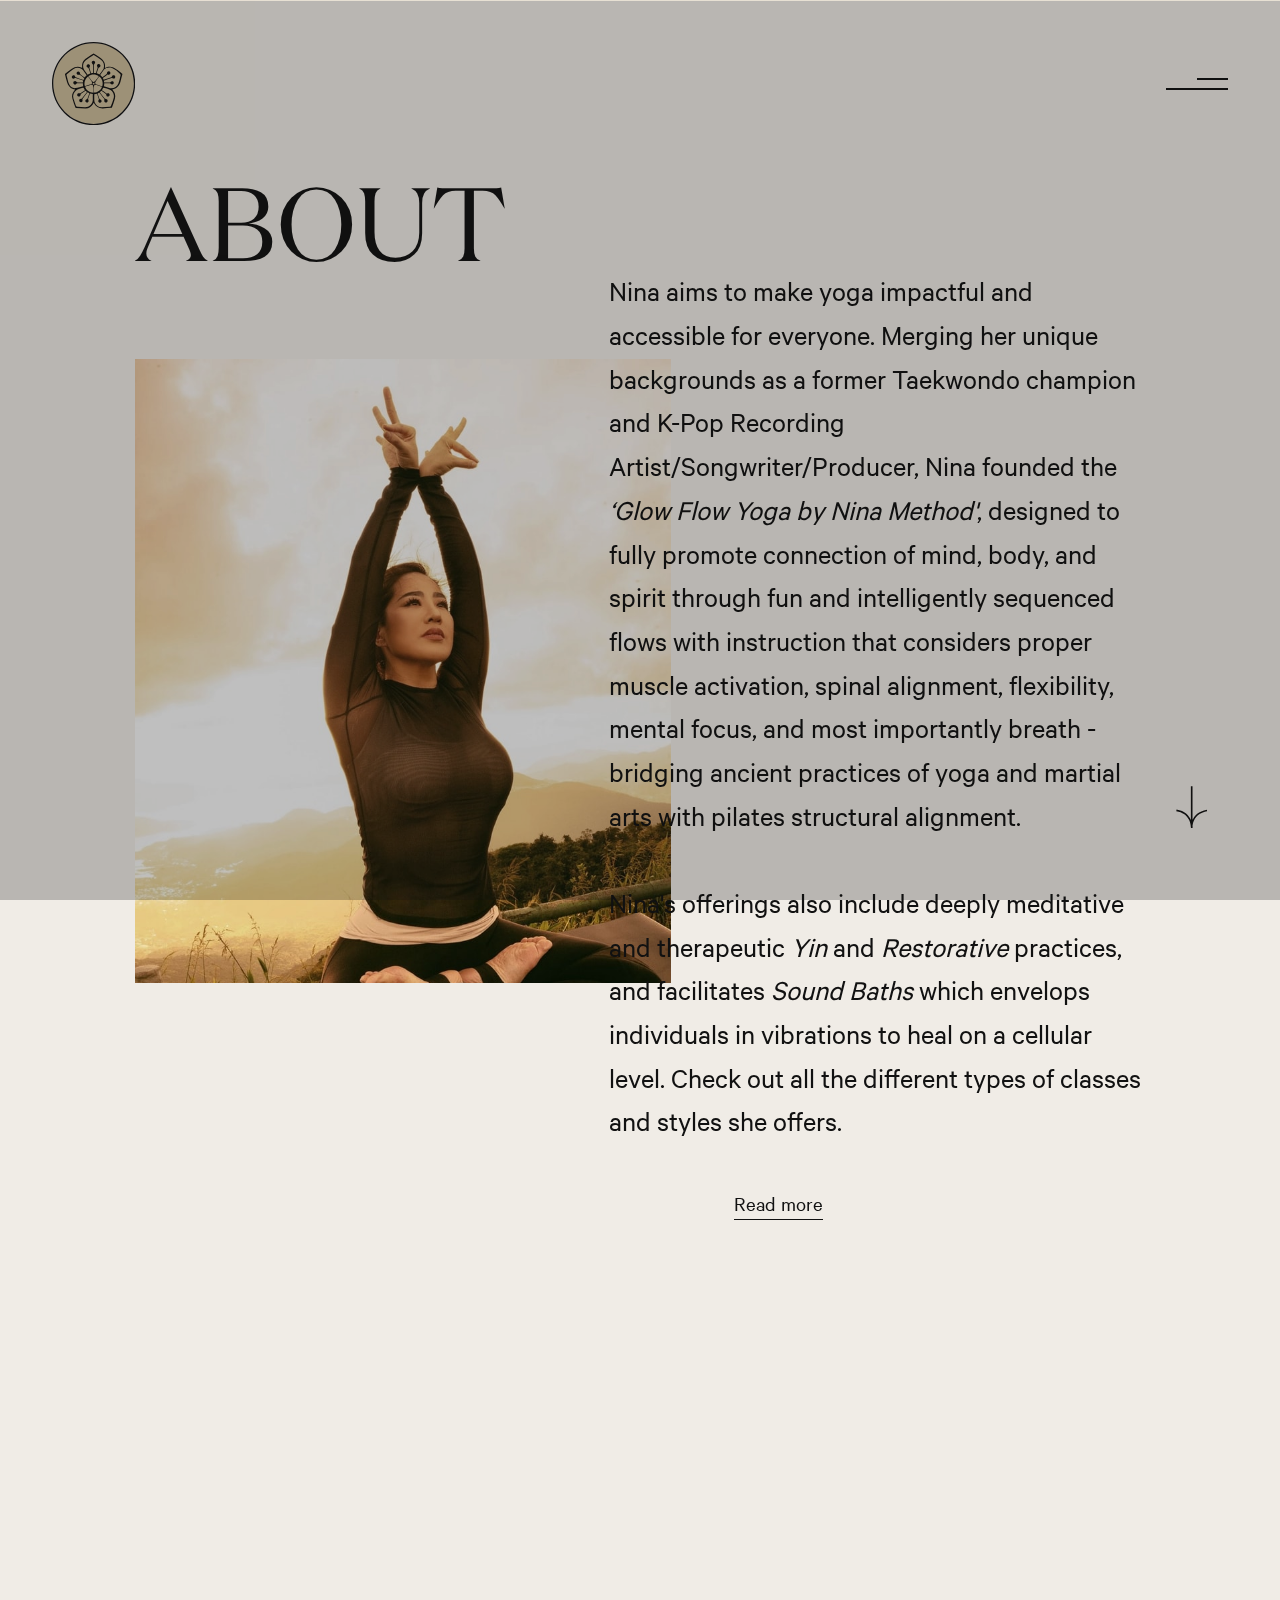
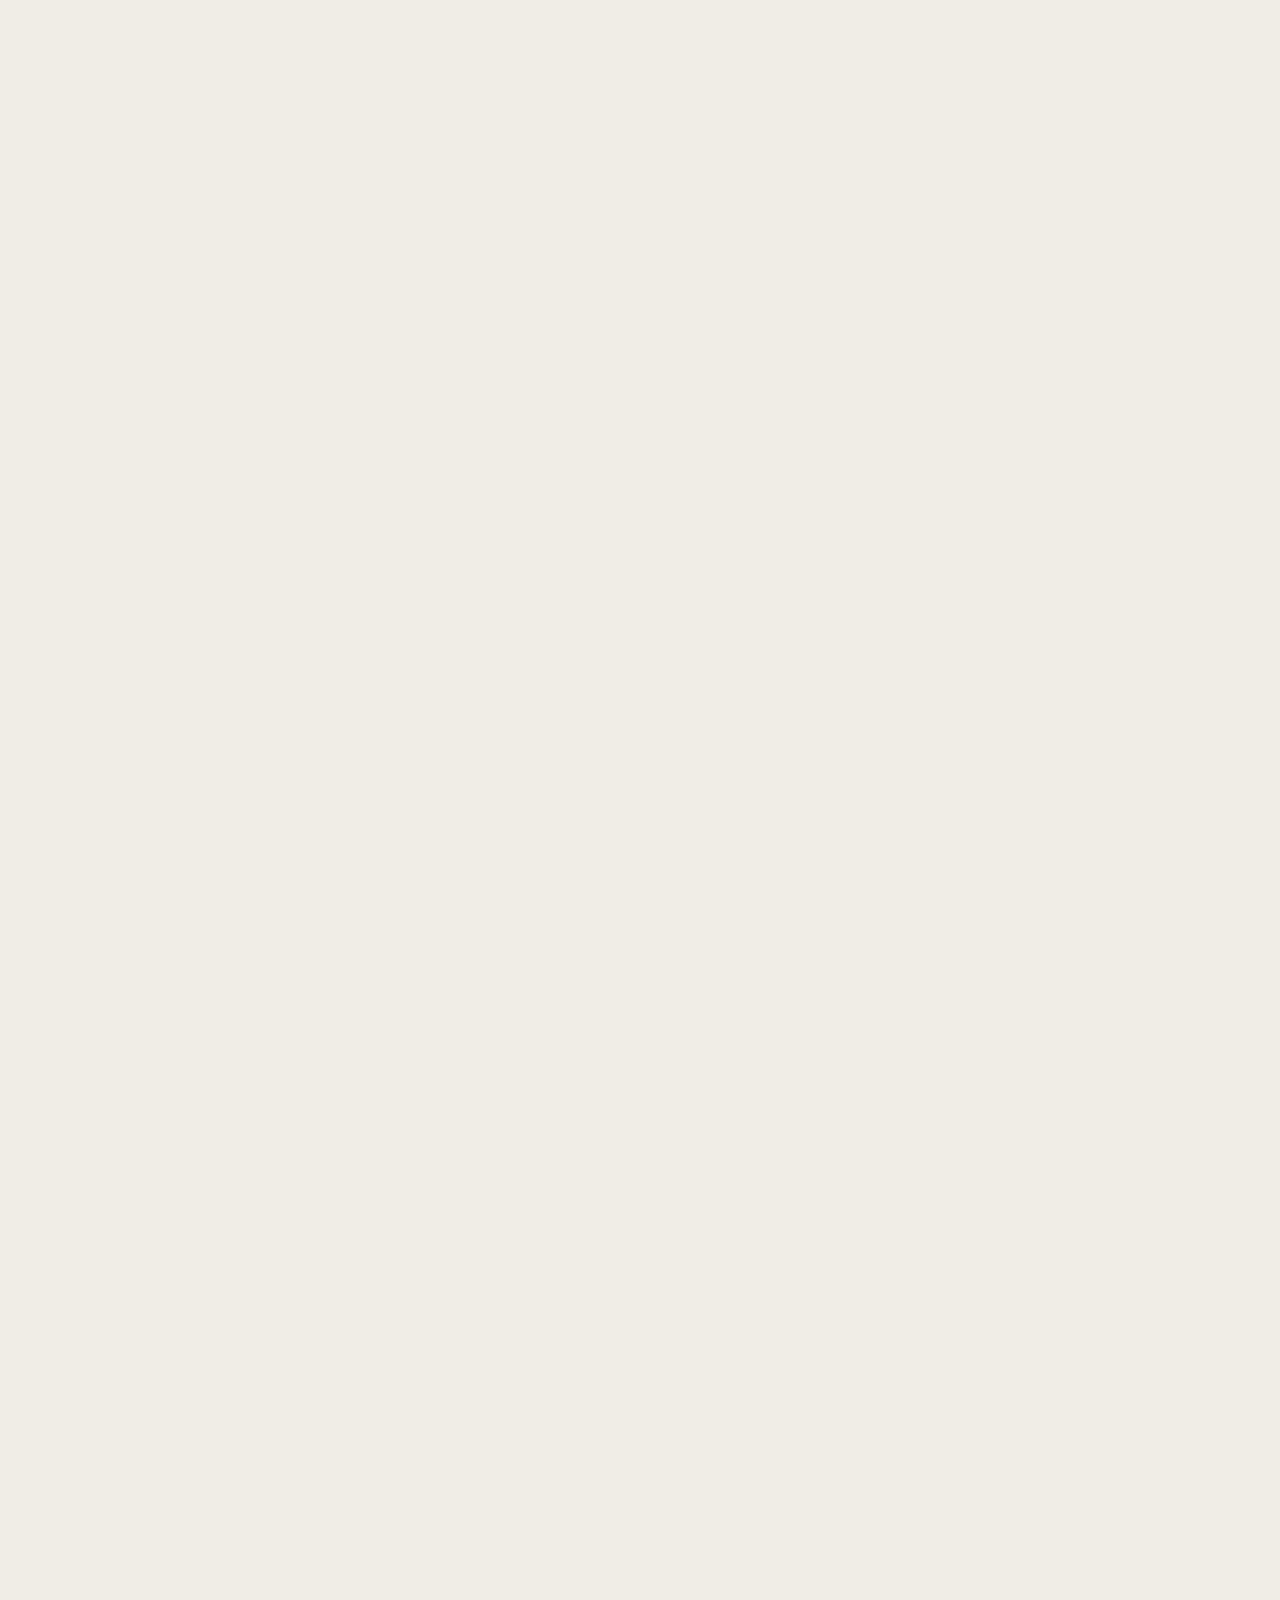
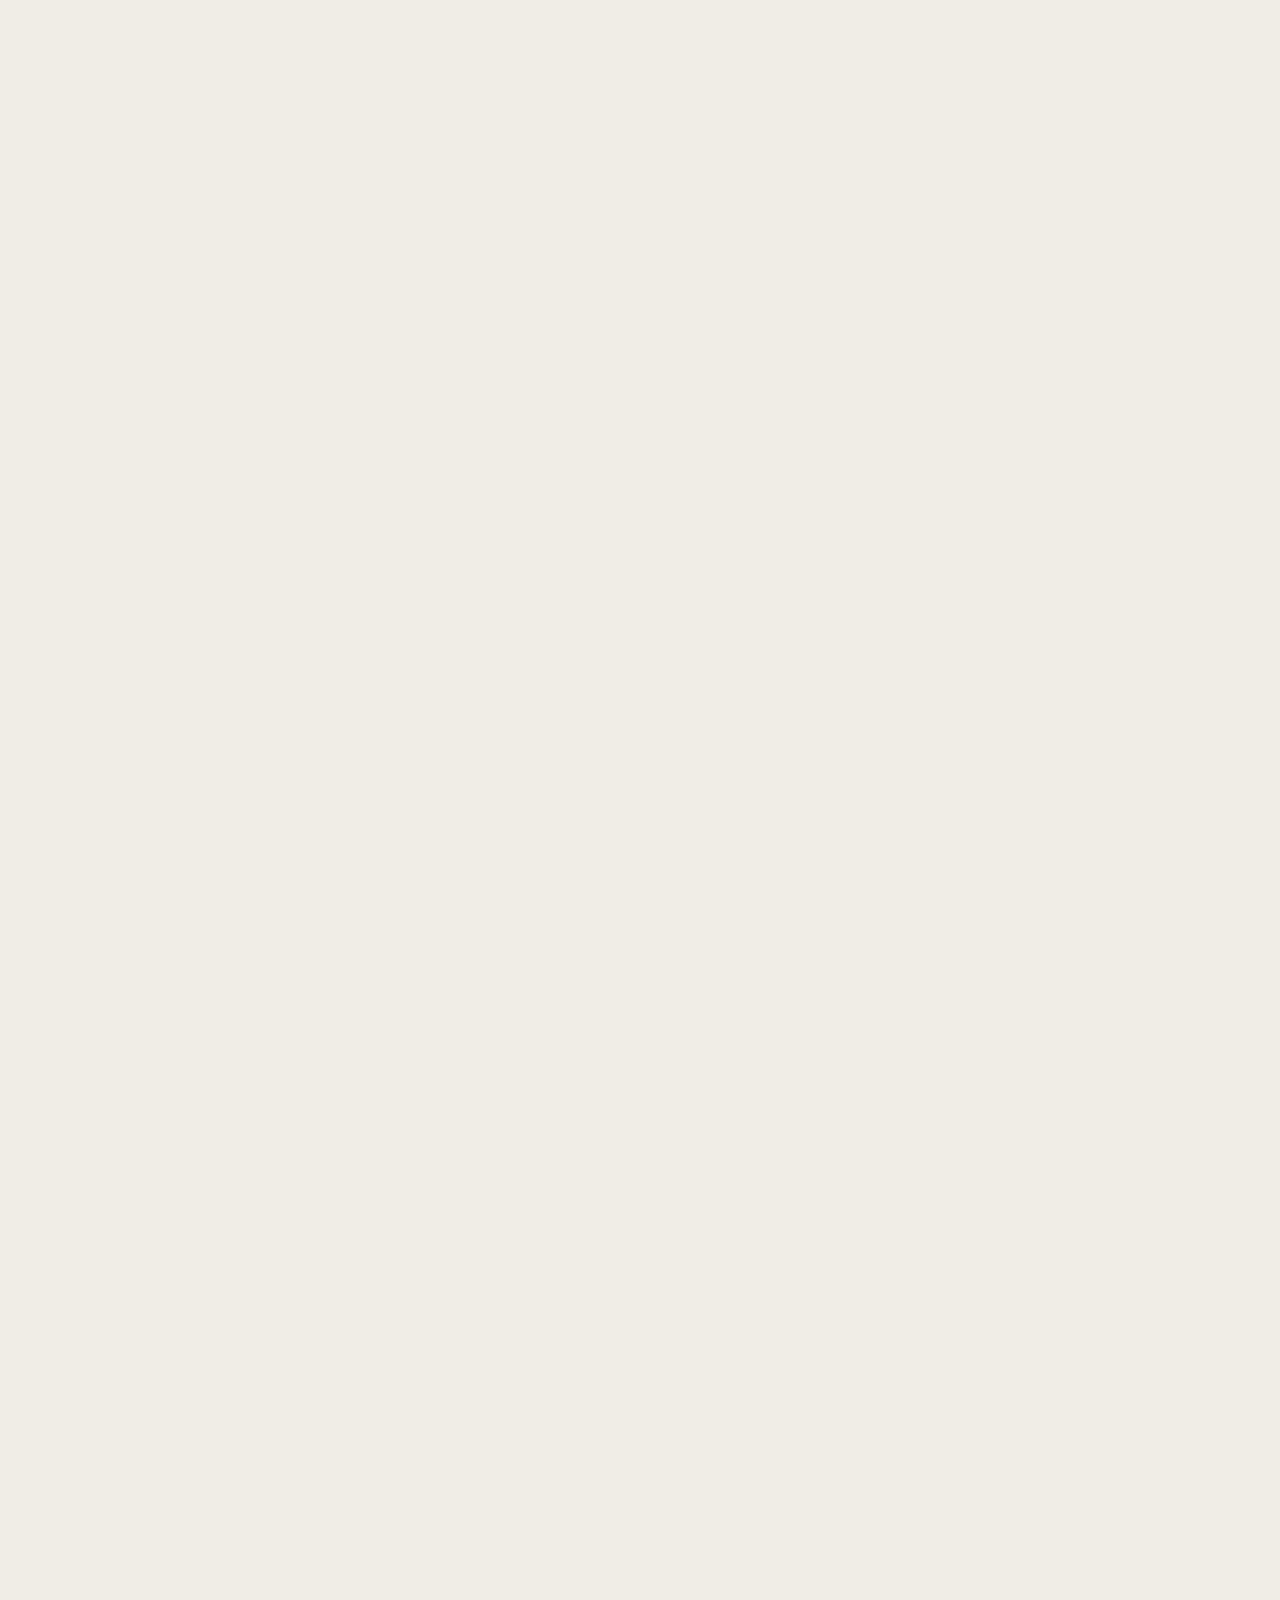
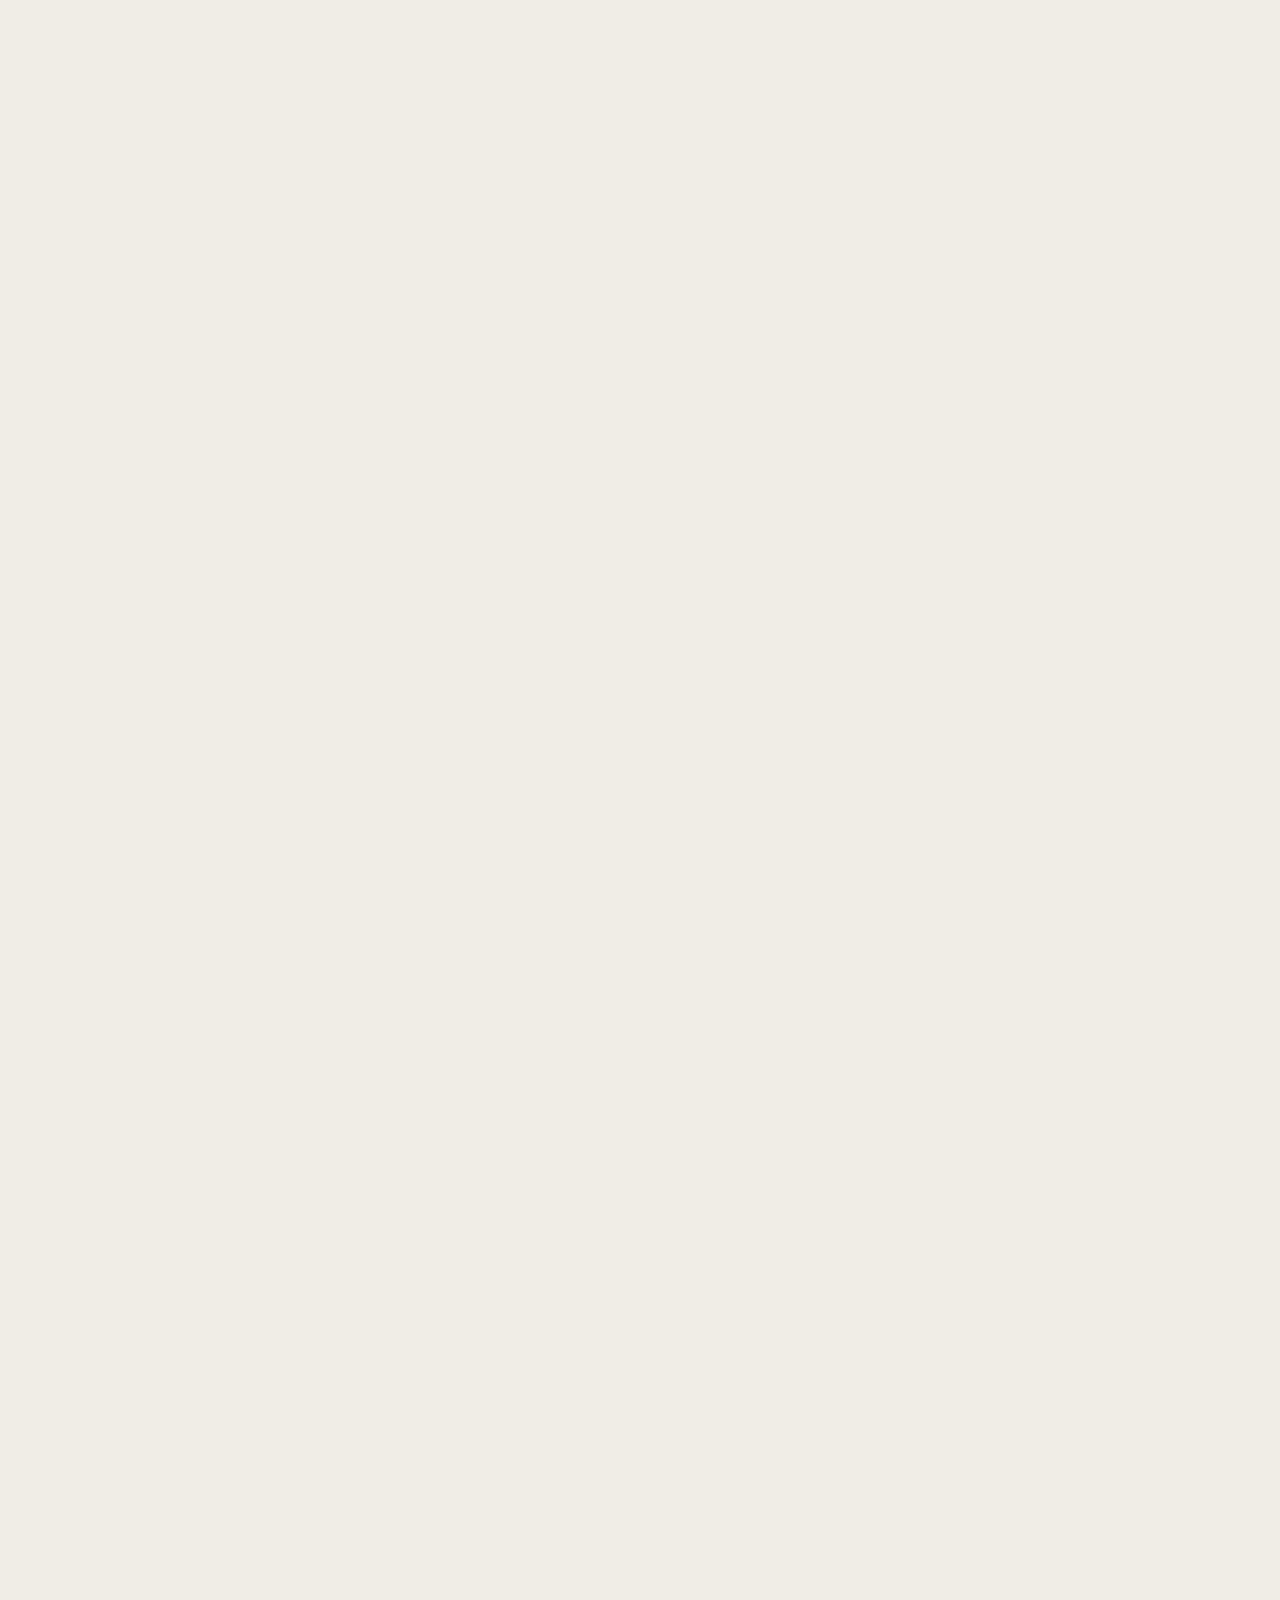
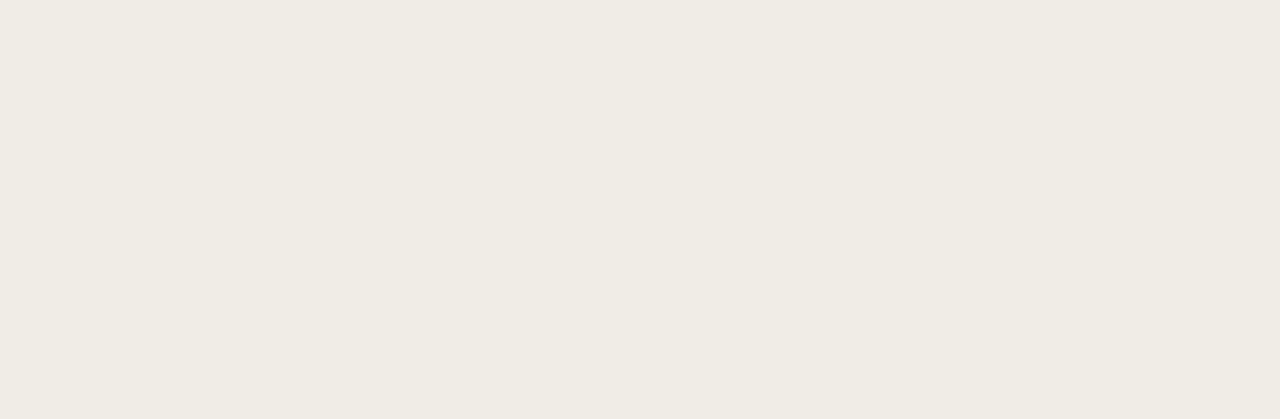
<file: about.html>
﻿<!DOCTYPE html><html data-wf-domain="www.yogabynina.com" data-wf-page="62cf14618951bb092c02b893" data-wf-site="62cf14618951bb43f802b88c" lang="en"><head><meta charset="utf-8"><title>About —  Prana Ocean Yoga by Nina</title><meta content="Nina aims to make yoga accessible for everyone. Merging her unique backgrounds as a former Taekwondo Champion and K-Pop Recording Artist, Nina founded the ‘Glow Flow Yoga by Nina’ Method, designed to promote connection of mind, body, and spirit through carefully considered postures, movement and breath. The &#x27;Glow Flow Yoga by Nina&#x27; methodology promotes proper muscle activation, spinal alignment, mental focus, and flexibility - as cross between ancient practices of Yoga and Martial Arts, Pilates, and Sound Healing therapies. Known for her versatility, Nina’s classes range from a dynamic and powerful Signature Vinyasa Glow Flow,  to deeply relaxing and introspective Yin and Restorative Yoga practices." name="description"><meta content="About —  Glow Flow Yoga by Nina" property="og:title"><meta content="Nina aims to make yoga accessible for everyone. Merging her unique backgrounds as a former Taekwondo Champion and K-Pop Recording Artist, Nina founded the ‘Glow Flow Yoga by Nina’ Method, designed to promote connection of mind, body, and spirit through carefully considered postures, movement and breath. The &#x27;Glow Flow Yoga by Nina&#x27; methodology promotes proper muscle activation, spinal alignment, mental focus, and flexibility - as cross between ancient practices of Yoga and Martial Arts, Pilates, and Sound Healing therapies. Known for her versatility, Nina’s classes range from a dynamic and powerful Signature Vinyasa Glow Flow,  to deeply relaxing and introspective Yin and Restorative Yoga practices." property="og:description"><meta content="https://cdn.prod.website-files.com/613fe00cfeef1d74a4cc3bdc/62c0d884a3ad0f5a2f078958_YogabyNina_OpenGraph.jpg" property="og:image"><meta content="About —  Glow Flow Yoga by Nina" property="twitter:title"><meta content="Nina aims to make yoga accessible for everyone. Merging her unique backgrounds as a former Taekwondo Champion and K-Pop Recording Artist, Nina founded the ‘Glow Flow Yoga by Nina’ Method, designed to promote connection of mind, body, and spirit through carefully considered postures, movement and breath. The &#x27;Glow Flow Yoga by Nina&#x27; methodology promotes proper muscle activation, spinal alignment, mental focus, and flexibility - as cross between ancient practices of Yoga and Martial Arts, Pilates, and Sound Healing therapies. Known for her versatility, Nina’s classes range from a dynamic and powerful Signature Vinyasa Glow Flow,  to deeply relaxing and introspective Yin and Restorative Yoga practices." property="twitter:description"><meta content="https://cdn.prod.website-files.com/613fe00cfeef1d74a4cc3bdc/62c0d884a3ad0f5a2f078958_YogabyNina_OpenGraph.jpg" property="twitter:image"><meta property="og:type" content="website"><meta content="summary_large_image" name="twitter:card"><meta content="width=device-width, initial-scale=1" name="viewport"><meta content="Webflow" name="generator"><link href="62cf14618951bb43f802b88c/css/yoga-by-nina-prod.webflow.shared.dabaf43b4.min.css" rel="stylesheet" type="text/css"><script type="text/javascript">!function(o,c){var n=c.documentElement,t=" w-mod-";n.className+=t+"js",("ontouchstart"in o||o.DocumentTouch&&c instanceof DocumentTouch)&&(n.className+=t+"touch")}(window,document);</script><link href="62cf14618951bb43f802b88c/62cf14618951bbb0f802b8c7_YBN_favicon.png" rel="shortcut icon" type="image/x-icon"><link href="62cf14618951bb43f802b88c/62cf14618951bb1d1402b8ab_YBN_webclip.png" rel="apple-touch-icon"><style>
body .transition {display: block}
.w-editor .transition {display: none;}
.no-scroll-transition {overflow: hidden; position: relative;}
</style><link rel="stylesheet" href="npm/locomotive-scroll%403.5.4/dist/locomotive-scroll.css">
<link rel="stylesheet" href="npm/swiper/swiper-bundle.min.css"></head><body><div class="hide w-embed"><style>
*{
	-moz-osx-font-smoothing: grayscale;
	-webkit-font-smoothing: antialiased;
}

@media only screen and (min-width: 1536px){
	body {
		font-size: 1.625rem;
	}
}

@media only screen and (max-device-width: 480px) and (orientation: landscape){
	.device-rotate{
		display: flex;
	}
}

/*body {
  min-height: 100vh;
  min-height: -webkit-fill-available;
}

html {
  height: -webkit-fill-available;
}*/

::selection {
  color: #111111;
  background: #ccbb99;
}

.link::after, 
.text-style-link::after {
  content: '';
  position: absolute;
  width: 100%;
  height: 0.05em;
  bottom: -0.05em;
  left: 0;
  transform: scaleX(1);
  background-color: currentColor;
  transform-origin: bottom right;
  transition: transform 0.4s ease-out;
}
.link::after{
	transform: scaleX(0);
}
.link:hover::after, .link.is-active::after {
  transform: scaleX(1);
  transform-origin: bottom left;
}
.text-style-link:hover::after{
	transform: scaleX(0);
}
.classes-marquee__track{
	animation: marquee 48s infinite linear;
}
@keyframes marquee{
    0%		{transform: translateX(0)}
    100%	{transform: translateX(-100%)}
}
.nav__component, 
.scroll-down__component,
.book-trigger,
.classes-content__wipper{
	pointer-events: none;
}
.nav__menu-button, 
.nav__logo-link,
.nav__menu,
.about-intro__scroll-down
 {
	pointer-events: auto;
}

.book-studio.is-dark h1,
.book-private.is-dark h1,
.book-private.is-dark .currently-in__block,
.book-studio.is-dark .currently-in__block{
	color: #ccbb99;
}

.book-studio.is-dark .location-circle>div,
.book-private.is-dark .location-circle>div
{
	background-color: #ccbb99;
}

/* Hide scrollbar for Chrome, Safari and Opera */
.classes-window__slider::-webkit-scrollbar {
  display: none;
}

/* Hide scrollbar for IE, Edge and Firefox */
.classes-window__slider {
  -ms-overflow-style: none;  /* IE and Edge */
  scrollbar-width: none;  /* Firefox */
}
</style></div><div class="transition"><div class="transition-trigger"></div><div class="transition-content"></div></div><nav data-w-id="fc28b02d-5f63-b36b-0fab-3df50ba48db3" class="nav__component"><div class="navigation-padding"><div class="nav__container"><a href="index.htm" class="nav__logo-link w-inline-block"><div class="w-embed"><svg version="1.1" xmlns="http://www.w3.org/2000/svg" xmlns:xlink="http://www.w3.org/1999/xlink" x="0px" y="0px" viewbox="0 0 96 96">
<style type="text/css">
svg > path {
 transition: fill 0.4s ease-out;
}
.nav__logo-svg-gold {
	fill: #ccbb99;
}
.nav__logo-svg-black {
  fill: #111111;
}
</style>
<path id="logo_c" class="nav__logo-svg-gold" d="M48,94.5c25.7,0,46.5-20.8,46.5-46.5S73.7,1.5,48,1.5C22.3,1.5,1.5,22.3,1.5,48S22.3,94.5,48,94.5z"></path>
<path id="logo_s" class="nav__logo-svg-black" d="M48,96c-12.8,0-24.9-5-33.9-14.1C5,72.9,0,60.8,0,48s5-24.9,14.1-33.9C23.1,5,35.2,0,48,0s24.9,5,33.9,14.1
	C91,23.1,96,35.2,96,48s-5,24.9-14.1,33.9C72.9,91,60.8,96,48,96z M48,1.5C22.4,1.5,1.5,22.4,1.5,48S22.4,94.5,48,94.5
	S94.5,73.6,94.5,48S73.6,1.5,48,1.5z"></path>
<path id="logo_m" class="nav__logo-svg-black" d="M61.1,30c1-5.9-1.9-9.7-6.3-12.5c-2.3-1.5-4.5-2.9-6.8-4.3c-1,0.6-2,1.1-2.9,1.8c-2.3,1.5-4.5,3.1-6.7,4.7
	c-2.1,1.6-3.3,3.8-3.6,6.4c-0.2,1.2,0,2.4,0,3.6c-0.2,0-0.3,0-0.4,0c-4.1-2-8-1.4-11.5,1.2c-2.7,1.9-5.3,4-8,6.1
	c0.8,3.2,1.5,6.4,2.5,9.4c1.1,3.6,3.1,6.5,6.8,7.8c0.8,0.3,1.6,0.5,2.3,0.7c0,0.1,0,0.2,0,0.2c-0.1,0.2-0.2,0.4-0.4,0.5
	c-2.7,2.9-3.6,6.3-2.5,10c0.9,3.4,2.2,6.7,3.4,10.1c0.1,0.2,0.4,0.4,0.6,0.4c3.8,0.2,7.5,0.6,11.3,0.6c3.8,0,6.6-2,8.5-5.2
	c0.2-0.4,0.5-0.8,0.7-1.3c0.2,0.3,0.3,0.5,0.4,0.6c2.2,4,5.5,6,10.1,5.9c3.3-0.1,6.7-0.4,10-0.7c0.2,0,0.6-0.3,0.6-0.5
	c1.2-3.4,2.4-6.7,3.4-10.1c1-3.7,0.1-7.1-2.6-10c-0.2-0.2-0.3-0.4-0.4-0.7c5.2-0.9,8.1-4.1,9.4-8.9c0.8-3,1.5-5.9,2.3-8.9
	c-1.8-1.5-3.5-3-5.3-4.4C71.5,29.3,67,26.8,61.1,30z M38.7,21.3c2.7-2.3,5.9-4.1,8.9-6.1c0.2-0.2,0.8-0.1,1.1,0.1
	c2.7,1.8,5.6,3.4,8.1,5.4c3,2.4,3.8,5.8,2.9,9.5c-0.1,0.4-0.2,0.9-0.5,1.2c-1.5,2.1-2.9,4.1-4.5,6.2c-1-0.6-2.1-1.1-3.2-1.5
	c0.7-2.1,1.3-4.2,2.1-6.2c0.1-0.2,0.5-0.4,0.8-0.5c1.3-0.5,1.9-1.6,1.3-2.8c-0.5-1.1-1.9-1.4-2.9-0.8c-1,0.6-1.1,1.8-0.4,3
	c0.2,0.3,0.4,0.9,0.2,1.2c-0.5,1.7-1.2,3.4-1.7,5.2c-0.1,0.4-0.3,0.6-0.5,0.7c-0.6-0.1-1.3-0.2-1.9-0.2c-0.1-0.2-0.2-0.4-0.2-0.8
	c0-2.8,0-5.6,0-8.5c0-0.4,0.3-0.9,0.6-1.1c1.1-1,1.2-2.1,0.3-3.1c-0.8-0.8-2-0.8-2.8,0c-0.9,0.9-0.7,2.1,0.3,3.1
	c0.3,0.3,0.7,0.6,0.7,1c0,3.1,0,6.2,0,9.4c-0.8,0-1.6,0.1-2.3,0.3c-0.7-2.1-1.4-4.1-2-6.2c-0.1-0.3,0.1-0.7,0.3-1
	c0.7-1.1,0.6-2.3-0.5-2.9c-1-0.6-2.3-0.2-2.8,0.8c-0.6,1.1,0,2.3,1.2,2.8c0.4,0.2,0.9,0.6,1.1,1.1c0.7,1.8,1.3,3.7,1.9,5.7
	c-1.2,0.3-2.2,0.9-3.2,1.5c-1.6-2.9-4.4-4.9-5.1-8.4C35.6,26.2,36.3,23.3,38.7,21.3z M45.4,44.1c-1.1-1.6-2.2-3.1-3.4-4.7
	c3.3-2.6,8.8-2.5,12,0c-0.9,1.3-1.8,2.5-2.8,3.8c-0.2,0.3-0.4,0.5-0.6,0.8c-0.6,1-1.5,1.6-2.4,2.2c-0.1,0.1-0.3,0.1-0.5,0
	C46.9,45.7,46,45.1,45.4,44.1z M46.4,47.5c0,0.1-0.1,0.3-0.2,0.3c-0.7,0.6-1.5,1.1-2.4,1.3c-1.8,0.5-3.6,1.2-5.4,1.8
	c-0.1,0-0.2,0.1-0.4,0.1c-1.3-3.7,0.1-8.8,3.6-11.3c0.4,0.5,0.8,1.1,1.2,1.6c0.9,1.3,1.9,2.5,2.7,3.8C45.9,45.8,46.1,46.7,46.4,47.5
	z M49.7,47.3c0.3-1,0.7-1.9,1.3-2.7c1.2-1.5,2.3-3.1,3.5-4.7c3.3,2.3,4.9,7.2,3.5,11.3c-1.1-0.3-2.1-0.7-3.2-1
	c-0.5-0.2-1.1-0.4-1.6-0.5c-1.2-0.3-2.3-0.9-3.3-1.7C49.7,47.7,49.6,47.5,49.7,47.3z M19.7,48.6c-1.4-3.3-2.1-7-3-10.5
	c-0.1-0.3,0.1-0.8,0.4-1c2.6-2,5.1-4.2,7.8-6c3-1.9,6.3-1.7,9.4,0.1c0.7,0.4,1.3,1,1.8,1.6c1.4,1.8,2.7,3.7,4,5.6
	c-0.9,0.7-1.7,1.6-2.4,2.6c-1.7-1.3-3.4-2.6-5.1-3.9c-0.2-0.2-0.3-0.7-0.3-1c-0.1-1.3-1-2.2-2.1-2.1c-1.1,0.1-2,1.2-1.8,2.3
	c0.2,1.2,1.3,1.8,2.7,1.6c0.4-0.1,1,0,1.3,0.2c1.2,0.8,2.3,1.7,3.5,2.6c0.8,0.6,1.2,0.9,1.3,1.3c-0.3,0.6-0.6,1.2-0.9,1.9
	c0,0,0,0,0,0c-3-1-6-2-8.9-3.1c-0.3-0.1-0.5-0.5-0.6-0.8c-0.5-1.3-1.6-1.9-2.8-1.4c-1,0.5-1.5,1.7-0.9,2.7c0.6,1.1,1.9,1.3,3,0.5
	c0.3-0.2,0.8-0.3,1.1-0.2c2.9,0.9,5.8,1.9,8.7,2.9c0,0.1,0,0.1,0.1,0.1c-0.2,0.6-0.3,1.2-0.3,1.8c-0.3,0.4-0.8,0.4-1.9,0.4
	c-1,0-2.1,0-3.1,0c-1.1,0-2,0.1-2.8-1.1c-0.5-0.9-2-0.8-2.8,0c-0.7,0.8-0.7,2,0,2.7c0.7,0.8,2.2,0.9,2.8,0c0.6-0.9,1.4-0.9,2.2-0.9
	c1.8,0,3.6,0,5.5,0c0,0.1,0,0.1,0,0.2c0,1,0.1,2,0.3,2.9c0,0.2,0,0.4,0.1,0.6c-2.9,0.7-5.8,1.8-8.8,2C23.9,53.6,21,51.8,19.7,48.6z
	 M38,75.4c-2.9-0.1-5.8-0.4-8.7-0.6c-0.9-0.1-1.4-0.5-1.7-1.3c-0.9-2.9-2.1-5.7-2.9-8.6c-1-3.9,0.5-7.1,3.7-9.6
	c0.3-0.2,0.7-0.4,1-0.5c2.1-0.6,4.2-1.2,6.2-1.9c0.5-0.2,0.8-0.1,1,0.2c0.3,0.6,0.5,1.1,0.9,1.6c0.2,0.3,0.4,0.7,0.6,1
	c-1.8,1.2-3.5,2.4-5.3,3.5c-0.2,0.2-0.7,0.1-1,0c-1.3-0.4-2.4,0.2-2.7,1.3c-0.3,1.2,0.4,2.2,1.6,2.4c1.2,0.2,2.2-0.7,2.3-2.1
	c0-0.4,0.3-0.9,0.6-1.1c1.7-1.2,3.4-2.3,5.1-3.5c0.2,0.2,0.5,0.4,0.7,0.6c0.1,0.1,0.2,0.2,0.3,0.3c0.2,0.2,0.4,0.4,0.7,0.6
	c-2,2.6-3.9,5.1-5.9,7.6c-0.2,0.2-0.7,0.2-1,0.2c-1.3,0-2.2,0.9-2.1,2.1c0.1,1.2,1.1,2,2.3,1.8c1.2-0.2,1.8-1.3,1.5-2.6
	c-0.1-0.3-0.2-0.8,0-1.1c1.9-2.6,3.9-5.1,5.9-7.7c0.7,0.4,1.3,0.7,2,1.1c-0.7,2.1-1.4,4.2-2.2,6.3c-0.1,0.3-0.5,0.5-0.9,0.6
	c-1.3,0.5-1.9,1.6-1.4,2.8c0.4,1,1.7,1.4,2.6,0.9c1.1-0.5,1.4-1.8,0.7-3c-0.2-0.3-0.3-0.8-0.2-1.2c0.6-2,1.4-4,2.1-6.1
	c1.1,0.2,2.1,0.4,3.3,0.6c0,2-0.1,3.9,0,5.9C47.5,71.8,42.5,75.6,38,75.4z M47.8,57.9c0,0.2,0,0.4,0,0.6c-4.2,0-8.3-2.8-9.6-6.9
	c0.4-0.1,0.8-0.3,1.1-0.4c1.7-0.5,3.3-1.2,5-1.6c0.8-0.2,1.7-0.1,2.6-0.1c0.1,0,0.2,0.2,0.2,0.3c0.4,1.1,0.7,2.1,0.7,3.3
	C47.8,54.7,47.8,56.3,47.8,57.9z M47.8,49.1c-0.1-0.3-0.3-0.5-0.6-0.4c-0.2,0-0.4,0-0.7-0.1c0.9-0.4,1-1,0.6-1.9
	c0.7,0.7,1.3,0.7,2,0c-0.4,0.9-0.2,1.5,0.6,1.9c-0.9-0.1-1.5,0.2-1.7,1.1C47.9,49.5,47.8,49.3,47.8,49.1z M48.3,58.4
	c0-0.2,0-0.4,0-0.5c0-2-0.1-4,0-6c0-0.8,0.4-1.6,0.6-2.3c0-0.1,0.2-0.1,0.4-0.2c1-0.1,1.9,0,2.9,0.4c1.7,0.6,3.5,1.1,5.2,1.7
	c0.1,0,0.2,0.1,0.4,0.1C56.7,55.1,52.8,58.4,48.3,58.4z M71.3,64.2c-0.8,3.3-2.1,6.5-3.3,9.7c-0.1,0.4-0.8,0.8-1.3,0.8
	c-3.1,0.3-6.2,0.6-9.3,0.6c-3.8-0.1-6.5-2.1-8.1-5.6c-0.4-0.8-0.4-1.9-0.5-2.8c-0.1-2.2,0-4.3,0-6.5c1-0.2,2-0.4,3.2-0.6
	c0.7,2.1,1.5,4.1,2.1,6.2c0.1,0.3-0.1,0.7-0.3,1c-0.7,1.2-0.4,2.3,0.6,2.9c1,0.5,2.3,0.1,2.7-0.9c0.5-1.2-0.1-2.3-1.5-2.7
	c-0.3-0.1-0.7-0.3-0.8-0.6c-0.8-2-1.5-4.1-2.2-6.2c0.7-0.4,1.2-0.7,2-1.1c0.9,1.1,1.7,2.3,2.6,3.4c1,1.3,2,2.5,2.9,3.8
	c0.3,0.4,0.4,1,0.3,1.5c-0.3,1.3,0.3,2.4,1.5,2.6c1.2,0.2,2.2-0.5,2.3-1.7c0.1-1.2-0.7-2.1-2-2.2c-0.5,0-1.1-0.3-1.4-0.6
	c-1.9-2.3-3.7-4.7-5.6-7.2c0.6-0.5,1.1-1,1.7-1.6c1.8,1.2,3.6,2.4,5.3,3.6c0.2,0.2,0.4,0.6,0.4,0.8c0.1,1.5,1,2.4,2.3,2.2
	c1.1-0.2,1.9-1.2,1.6-2.4c-0.3-1.2-1.3-1.7-2.8-1.3c-0.3,0.1-0.7,0.1-0.9,0c-0.5-0.2-1-0.6-1.4-0.9c-1.3-0.9-2.6-1.8-3.9-2.6
	c0.2-0.4,0.4-0.7,0.5-1c0.3-0.4,0.5-0.9,0.8-1.4c0-0.1,0.1-0.1,0.1-0.2c0.1-0.2,0.6-0.4,0.8-0.4c2.4,0.7,4.8,1.2,7.1,2.2
	C70.1,56.4,72.2,60.7,71.3,64.2z M79.2,38.3c-0.8,3.2-1.4,6.5-2.6,9.5c-1.4,3.7-4.4,5.5-8.3,5.7c-0.4,0-0.8,0-1.2-0.1
	c-2.4-0.7-4.7-1.4-7.2-2.2c0-0.2,0-0.4,0.1-0.6c0.2-0.8,0.3-1.7,0.3-2.5c0,0,0,0,0,0c0-0.1,0-0.3,0-0.4c2.2,0,4.5,0,6.7,0
	c0.2,0,0.5,0.4,0.7,0.6c0.8,1,2.1,1.1,3,0.3c0.8-0.8,0.8-2.1-0.1-2.9c-0.9-0.8-2.1-0.6-3,0.4c-0.3,0.4-0.9,0.7-1.3,0.7
	c-2,0.1-4,0-6.1,0c0-0.1,0-0.1,0-0.2c-0.1-0.7-0.2-1.4-0.4-2c3.1-1,6.1-2.1,9.1-3.1c0.2-0.1,0.6,0.1,0.9,0.3c1.2,0.7,2.5,0.5,3-0.6
	c0.5-1,0.1-2.3-1-2.7c-1.2-0.5-2.2,0.1-2.7,1.4c-0.1,0.3-0.4,0.7-0.6,0.8c-2.9,1-5.9,2-8.9,3c-0.3-0.8-0.6-1.5-1-2.1
	c1.8-1.3,3.5-2.7,5.2-3.9c0.2-0.2,0.7,0,1,0c1.3,0.3,2.4-0.3,2.6-1.5c0.2-1.1-0.5-2.2-1.7-2.4c-1.2-0.2-2.1,0.7-2.2,2
	c-0.1,0.5-0.3,1.1-0.7,1.3c-1.5,1.3-3.1,2.4-4.8,3.6c-0.7-1-1.5-1.9-2.4-2.6c1.5-2.1,2.9-4.3,4.5-6.3c1.8-2.2,6.2-3,9.2-1.8
	c3.7,1.5,6.6,4.2,9.4,6.9C79.2,37.5,79.3,38,79.2,38.3z"></path>
</svg></div></a><a href="#" class="nav__menu-button w-inline-block"><div class="nav__menu-button-close"><div class="nav__menu-button-top-line-close"></div><div class="nav__menu-button-bottom-line-close"></div></div><div class="nav__menu-button-hover-ring"></div><div class="nav__menu-button-top-line"></div><div class="nav__menu-button-bottom-line"></div></a></div><div class="nav__menu"><div class="nav__menu-container"><div class="nav__menu-column-left"><div class="nav__menu-item"><a href="about.html" aria-current="page" class="text-colour-gold w-inline-block w--current"><div class="nav__menu-item-wrap"><div class="nav__menu-item-title"><h1 class="heading-xlarge">About</h1></div></div></a></div><div class="nav__menu-item"><a href="classes.html" class="text-colour-gold w-inline-block"><div class="nav__menu-item-wrap"><div class="nav__menu-item-title"><h1 class="heading-xlarge">Classes</h1></div></div></a></div><div class="nav__menu-item"><a href="contact.html" class="text-colour-gold w-inline-block"><div class="nav__menu-item-wrap"><div class="nav__menu-item-title"><h1 class="heading-xlarge">Contact</h1></div></div></a></div></div><div class="nav__menu-column-right"><div class="nav__menu-cta"><a href="book.html" class="button is-alt w-button">Book classes</a></div><div class="nav__menu-s-links"><a href="terms.html" class="text-colour-gold link">Terms</a><a href="privacy.html" class="text-colour-gold link">Privacy</a><a href="biography.html" class="text-colour-gold link">Biography</a><a id="w-node-_73577318-ec5d-18cd-388d-6db29467600c-0ba48db3" href="credits.html" class="text-colour-gold link">Credits</a></div></div></div></div></div><div class="device-rotate"><div class="device-rotate__icon w-embed"><svg version="1.1" xmlns="http://www.w3.org/2000/svg" viewbox="0 0 54 54">
<style type="text/css">
	.p-stroke{fill:none;stroke:currentColor;stroke-width:2;stroke-linejoin:round;}
</style>
<g>
	<path class="p-stroke" d="M43,21.7c1.7,3.5,2.1,7.4,1.4,11.1c-0.8,3.8-2.7,7.2-5.6,9.7c-2.9,2.5-6.5,4.1-10.3,4.4s-7.6-0.6-10.9-2.7
		c-3.2-2-5.7-5.1-7.1-8.7C9.1,32,8.9,28.1,10,24.4c1.1-3.7,3.3-6.9,6.4-9.2c3.1-2.3,6.8-3.6,10.6-3.5l8.2-0.1"></path>
	<path class="p-stroke" d="M35.7,11.5c-2.6-0.2-7.9-2.1-8.5-8.5"></path>
	<path class="p-stroke" d="M27.2,19.9c0.2-2.6,2.1-7.9,8.5-8.5"></path>
</g>
</svg></div><div>Please rotate your device.</div></div></nav><div class="page-wrapper"><div class="scroll-down__component"><div class="navigation-padding"><div class="nav__container w-clearfix"><div class="about-intro__scroll-down"><div class="w-embed"><svg version="1.0" xmlns="http://www.w3.org/2000/svg" xmlns:xlink="http://www.w3.org/1999/xlink" viewbox="0 0 47 64">
<style type="text/css">
svg > path {
 transition: fill 0.4s ease-out;
}
.scroll-arrow-gold {
	fill: #ccbb99;
}
.scroll-arrow-black {
  fill: #111111;
}
</style>
<path id="scroll-arrow" class="scroll-arrow-black" d="M47,38.1l-0.2-1.3l-0.1-0.6l-0.1-0.6C33.8,37.9,27.8,44.7,24.9,51V0.3h-0.6H23h-0.6v50.9
	c-2.9-6.6-9-13.7-21.6-15.7l-0.2,1.3l-0.1,0.7l-0.1,0.6c19.5,3,21.9,18.7,22.1,23.9c-0.1,1.2,0,1.8,0,1.9l0.6-0.1h0.3l1.6,0.1
	c0,0,0-0.4,0-1v-1.7C25.3,55.4,28.1,41.5,47,38.1z"></path>
</svg></div></div></div></div></div><div class="main-wrapper"><section data-scroll-section="1" class="section-about-intro"><div class="page-padding"><div class="container-large"><h1 class="heading-xxlarge">About</h1><div class="about-intro__layout"><div class="about-intro__left-col"><figure class="about-intro__image"><img src="62cf14618951bb43f802b88c/62cf14618951bb57d002b8ad_Yogabynina6.jpg" data-scroll-position="top" data-scroll-delay="0.5" alt="Nina Park in yoga pose" data-scroll-speed="2" data-scroll="1" sizes="(max-width: 479px) 87vw, (max-width: 767px) 85vw, (max-width: 991px) 43vw, (max-width: 1439px) 42vw, (max-width: 1919px) 39vw, 689px" loading="lazy" srcset="62cf14618951bb43f802b88c/62cf14618951bb57d002b8ad_Yogabynina6-p-500.jpeg 500w, 62cf14618951bb43f802b88c/62cf14618951bb57d002b8ad_Yogabynina6-p-800.jpeg 800w, 62cf14618951bb43f802b88c/62cf14618951bb57d002b8ad_Yogabynina6-p-1080.jpeg 1080w, 62cf14618951bb43f802b88c/62cf14618951bb57d002b8ad_Yogabynina6.jpg 1242w"></figure></div><div id="a-scroll-rail" class="about-intro__right-col"><div data-scroll-position="top" data-scroll="1" data-scroll-speed="-1"><p class="text-size-large">Nina aims to make yoga impactful and accessible for everyone. Merging her unique backgrounds as a former Taekwondo champion and K-Pop Recording Artist/Songwriter/Producer, Nina founded the<em> ‘Glow Flow Yoga by Nina Method&#x27;</em>, designed to fully promote connection of mind, body, and spirit through fun and intelligently sequenced flows with instruction that considers proper muscle activation, spinal alignment, flexibility, mental focus, and most importantly breath - bridging ancient practices of yoga and martial arts with pilates structural alignment. <br><br>Nina&#x27;s offerings also include deeply meditative and therapeutic <em>Yin</em> and <em>Restorative</em> practices, and facilitates <em>Sound Baths</em> which envelops individuals in vibrations to heal on a cellular level. Check out all the different types of classes and styles she offers.<br></p><div data-scroll-speed="0.25" data-scroll="1" data-scroll-delay="0.05" class="about-intro__cta"><a href="biography.html" class="text-style-link">Read more</a></div></div></div></div></div></div></section><section data-scroll-section="1" class="section-about-classes"><div data-scroll-offset="25%, 25%" data-scroll-call="darkmode" data-scroll="1" data-scroll-repeat="true" class="darkmode-wrapper"><div class="page-padding"><div id="classes-wrap" class="about-classes__layout"><div data-scroll-target="#classes-wrap" data-scroll="1" data-scroll-sticky="1" class="about-classes__title"><h2 data-w-id="d81147b3-f3b3-d557-7292-2c9a2bb49a5f" class="heading-tiny is-pill text-colour-gold">Classes</h2></div><div id="classes-track" data-w-id="6ca8d932-8875-d977-bc35-40429ea4d21e" class="about-classes__items-track"><div data-scroll-target="#classes-wrap" data-scroll="1" data-scroll-sticky="1" class="about-classes__glow"></div><div class="about-classes__items-track w-dyn-list"><div role="list" class="w-dyn-items"><div data-scroll-speed="-4" data-scroll="1" data-scroll-direction="horizontal" role="listitem" class="about-classes__item w-dyn-item"><div class="about-classes__item-container"><h3 class="heading-large text-colour-gold text-style-upper">Glow Focus Workshops</h3><div class="margin-top margin-medium"><div class="w-richtext"><p>The &#x27;Glow Focus&#x27; Workshops work on de-mystifying more difficult postures that are not taught in a normal vinyasa flow classes. You will work through drills for all levels, honing and toning the skills needed to understand your own body&#x27;s connection to the brain - breaking everything down to help you explore and create the space needed to elevate your personal practice.</p><p>Are you ready to dive deeper into your yoga practice in a safe and fun way?</p></div><a href="classes.html" class="text-style-link text-colour-gold">Explore classes</a></div></div></div><div data-scroll-speed="-4" data-scroll="1" data-scroll-direction="horizontal" role="listitem" class="about-classes__item w-dyn-item"><div class="about-classes__item-container"><h3 class="heading-large text-colour-gold text-style-upper">Glow Flow Method</h3><div class="margin-top margin-medium"><div class="w-richtext"><p>The<em> Glow (with the) Flow Yoga by Nina Method</em> are Hatha/Vinyasa yoga styles designed to promote connection of mind, body, and spirit through carefully considered postures, movement and breath. &#x27;Glow Flow Yoga by Nina&#x27; classes promote proper muscle activation, spinal alignment, mental focus, and flexibility -  designed with injury prevention in mind. Leave <em>GLOW</em>-ing from the inside, out!</p></div><a href="classes.html" class="text-style-link text-colour-gold">Explore classes</a></div></div></div><div data-scroll-speed="-4" data-scroll="1" data-scroll-direction="horizontal" role="listitem" class="about-classes__item w-dyn-item"><div class="about-classes__item-container"><h3 class="heading-large text-colour-gold text-style-upper">Glow Experiences </h3><div class="margin-top margin-medium"><div class="w-richtext"><p>The &#x27;Glow Experiences&#x27; is Yoga by Nina&#x27;s &quot;Wellness Entertainment&quot; sector which focuses on bringing fun and exciting events around a community of yogis. </p><p>Originally the Glow Experiences was founded in Hong Kong as a modern approach to the ancient art and science of yoga for the next generation of modern yogis - blending eastern philosophies and tradition with western technology and innovation.</p><p>Currently, Yoga by Nina curates and collaborates with different hosts and spaces to create fun yoga events for yogis to socialize and build community<br></p></div><a href="classes.html" class="text-style-link text-colour-gold">Explore classes</a></div></div></div></div></div></div></div></div></div></section><section data-scroll-section="1" class="section-about-testimonials"><div class="page-padding"><div class="container-large"><div class="testimonials__layout"><div class="margin-large margin-vertical"><div class="about-testimonials__title"><h2 class="heading-tiny is-pill">Testimonials</h2></div></div><div class="testimonials__sw w-dyn-list"><div role="list" class="swiper-wrapper w-dyn-items"><div role="listitem" class="swiper-slide w-dyn-item"><div class="testimonial__quote"><blockquote class="text-style-quote">‍I have never really understood why people loved yoga so much until the day I met Nina!</blockquote></div><div class="testimonial__body"><div class="margin-medium margin-vertical"><div class="w-richtext"><p>I have never really understood why people loved yoga so much until the day I met Nina! Not only did she change my relationship with yoga but she changed my relationship with exercise in general. Over the past 2+ years, I have seen a huge difference in the way I move, my posture and my mental wellbeing. Her classes have always been professional with a personal touch. Her personality is electric and you will feel instantly at ease. During her classes, she has always been attentive with her students and I’ve also really appreciated her adjusting my poses and making sure that they are correct so I wouldn’t strain any muscles. As a beginner yogi, that has been super important to me, knowing I’m in the correct pose and in a safe place. In the past, I’ve been afraid of not being able to achieve the “perfect IG pose” but there is never any judgment nor ego in her class and everyone is on their own yoga journey. Her signature glow flow is a perfect mix of a little bit of every aspect of yoga. Aside from her signature Glow Flow, I would also highly recommend her Immersive Glow Flow Classes and as the name suggests, you are completely immersed in the lesson from the moment you smell the burning of Palo Santo. Visually you will be transported to a different space but it’s her teaching that makes it so unique. Whether you are a beginner or an advanced yogi, she can help you improve and reach your personal goals. I cannot recommend Nina Park enough - you will not be disappointed with any class you join!</p></div></div></div><div class="testimonial__signature"><div class="testimonial__name">Christine GY Lee</div><div class="testimonial__name-details"><div class="text-size-small">Hong Kong - 30 years old</div><div class="text-size-small">Private Lessons / Immersive Glow Experience / Outdoor / Virtual </div></div></div></div><div role="listitem" class="swiper-slide w-dyn-item"><div class="testimonial__quote"><blockquote class="text-style-quote">She is a gifted yoga teacher who leads fluid flow sequences</blockquote></div><div class="testimonial__body"><div class="margin-medium margin-vertical"><div class="w-richtext"><p>Nina is one of the reasons why I fell in love with yoga all over again! I took my first class with her by chance and left class with a smile on my face. My body was reinvigorated, mind at peace and I kept going back for more. I felt that way after every one of her yoga classes. She is a gifted yoga teacher who  leads fluid flow sequences, gives clear verbal cues and her curated playlist is always on point. I highly recommend her classes, they’re an oasis from the demands of daily life.</p></div></div></div><div class="testimonial__signature"><div class="testimonial__name">Joyce Lam</div><div class="testimonial__name-details"><div class="text-size-small">Hong Kong - 30 years old</div><div class="text-size-small">Yoga Bagel Studio / Virtual </div></div></div></div><div role="listitem" class="swiper-slide w-dyn-item"><div class="testimonial__quote"><blockquote class="text-style-quote">니나 요가는 나의 인생의 최고의 선물 입니다</blockquote></div><div class="testimonial__body"><div class="margin-medium margin-vertical"><div class="w-richtext"><p>나는 나이가 62살 된 주부입니다 . 나는 니나 요가 없이는 하루도 살 수 없을 정도로 니나 요가의 빠졌습니다 . 정말 훌륭한 요가 가르침이고 ,  이제까지 했던 어떤 운동보다  최고의 요가를 니나 로부터 배우고 있습니다</p><p>58세 부터 건강을 염려 하기 시작해서 여러 가지 운동도 했습니다 . 필라테스 ,요가 ,Barre, 등 모두 해 봤습니다 .  그러나 운동후에 늘 몸 여러 부분이 아팠을 적도 있고 , 몸이 불편한 적도 있었습니다 . </p><p>니나 요가를 시작하고 부터 , 내 몸의 근육과 뼈와 인대  등의 모든 인체 부분이 많이 건강해졌음을 느낍니다 . 또한 니나가 잘 설명하여  확실하고 ,적절하게 몸의 움직임을 가르쳐서 , 요가의 최고 효과를 줬습니다</p><p>니나의 완벽한 설명과 최고의 가르침으로 나도 놀랄 정도로 나의 몸을 설명대로 움직이며 할 수 있었습니다</p><p>특히 Zoom으로 니나 요가를 시작하고 나서,  거의 매일 요가를 하게 되어 , 나에게 건강과 젊음이 함께 오기 시작했어요.  </p><p>Zoom Nina Yoga 는 저에게 많은 혜택을 주었습니다 </p><p>첫째 집에서 하게 되니 , 차를 타거나, 준비하고 외투를 입을 필요없어 , 시간에 늦거나 허둥 될 필요가 없고 , </p><p>둘째, 나의 공간에서 자유 자재로 움직일 수 있어 최대한의 나의 몸의 율동 능력을 만들 수 있었습니다 . 유연성과 힘과 근력도 훨씬 나아져 놀라왔습니다 .</p><p>셋째, 집에서 하니 모든 요가 용품들이 내것으로서 깨끗하게 사용하며 , 공간도 넓어서, Gym 보다 훨씬 먼지도 적어 건강상 최고입니다. </p><p>니나 요가에 대해 정말 많은 고마움을 가지고 있으며 , 될 수 있는 대로 매일 하려고 합니다 . </p><p>니나 요가는 나의 인생의 최고의 선물 입니다</p></div></div></div><div class="testimonial__signature"><div class="testimonial__name">Angelina Park-Kim</div><div class="testimonial__name-details"><div class="text-size-small">Seattle, WA - 62 years old</div><div class="text-size-small">Virtual</div></div></div></div><div role="listitem" class="swiper-slide w-dyn-item"><div class="testimonial__quote"><blockquote class="text-style-quote">Nina&#x27;s superb guidance will open new horizons</blockquote></div><div class="testimonial__body"><div class="margin-medium margin-vertical"><div class="w-richtext"><p>For many years, yoga has had a continuous presence in my life. However, it is with Nina that I feel a new sense of balance and stability. Nina introduced me to Yin yoga which quickly became my favourite. There is a deeper sense of connection with my body and its needs.  </p><p>I am a very active and energetic person, constantly moving thus need to find peace of mind once in a while. Nina is an excellent teacher whose intuitiveness and professionalism instantly attracted me. I am grateful for the advice given when asked for and tiny adjustments that make my practice more beneficial.</p></div></div></div><div class="testimonial__signature"><div class="testimonial__name">Angelika McBroom</div><div class="testimonial__name-details"><div class="text-size-small">Seattle, WA - 45 years old</div><div class="text-size-small">Virtual / Mind.Body.Hum </div></div></div></div><div role="listitem" class="swiper-slide w-dyn-item"><div class="testimonial__quote"><blockquote class="text-style-quote">I have been active in sports all my life and still Nina taught me something new about how the body works in every class</blockquote></div><div class="testimonial__body"><div class="margin-medium margin-vertical"><div class="w-richtext"><p>Nina is an amazing yoga teacher, mentor and person. I followed many of her classes: online &amp; offline, indoor &amp; outdoor, private &amp; in group, ... No matter what, Nina always gives extremely high quality classes. With her experience in martial arts and dance, you can tell she understands the human body very well. I have been active in sports all my life and still Nina taught me something new about how the body works in every class. Nina is very intelligent and it shows in the way she teaches yoga to her students: her classes are well structured with eye for detail, including aromatherapy, sounds and music and finishing classes with inspiring “food for thought”. She pays attention to all her students in every pose, trying to make us become a better version of ourselves without ever pushing us too hard. She taught me to really listen to my body and let go of my ‘ego’ during a workout. Her classes are both calming and energizing. Her voice is relaxing and she inspires me every time we do yoga together.</p><p>‍</p></div></div></div><div class="testimonial__signature"><div class="testimonial__name">Sophie Tran</div><div class="testimonial__name-details"><div class="text-size-small">Hong Kong - 30 years old</div><div class="text-size-small">Private Lessons / Immersive Glow Experience / Outdoor / Virtual </div></div></div></div><div role="listitem" class="swiper-slide w-dyn-item"><div class="testimonial__quote"><blockquote class="text-style-quote">I have a whole new perspective on yoga and a want to dive deeper into this world</blockquote></div><div class="testimonial__body"><div class="margin-medium margin-vertical"><div class="w-richtext"><p>I am an avid surfer and hiker and have worked out my entire life. I would consider myself &quot;fit&quot;. I also have a physically taxing job. I started to feel stiffness in the body and decided I try hot yoga specifically for the benefits of a nice, sweaty workout + the stretching aspect. I would show up at yoga classes across the city going through the motions, thinking I was fine. But it wasn&#x27;t until I hurt my lower back that I realized I could injure myself in the process. </p><p>Nina has guided me from the very beginning of my road to recovery. I first saught her for private lessons when I injured my lower back and could barely sit up or walk. Her ability to confidently curate a session based on the ebb and flow of my recovery, her strength in presence and the depth of knowledge that flows from her, really showcases her knowledge and experience. I can say that I am fully healing and I have continued with private lessons. Nina has been training me to understand what is happening in the body and why, guiding me through every step of the way with clear instructions. It has been such a pleasure working with her as I have a whole new perspective on yoga and a want to dive deeper into this world. </p></div></div></div><div class="testimonial__signature"><div class="testimonial__name">Kris Trees </div><div class="testimonial__name-details"><div class="text-size-small">Seattle, WA - 38 years old</div><div class="text-size-small">Private Lessons</div></div></div></div><div role="listitem" class="swiper-slide w-dyn-item"><div class="testimonial__quote"><blockquote class="text-style-quote">Since I started taking Nina’s yoga class, my posture has improved and my back pain is gone</blockquote></div><div class="testimonial__body"><div class="margin-medium margin-vertical"><div class="w-richtext"><p>I started yoga for the first time in May of 2020 as I was looking for a way to tone and strengthen my body during the COVID-19 pandemic. To this day, I am thoroughly enjoying the Zoom yoga class by Nina Park. She gives her full attention and energy to each class, not only teaching the yoga moves but also explaining why we are doing certain moves so that we can learn to pay attention to our bodies and become aware of how to improve our body and overall health.  Nina is not only a great teacher, but she is also a life-long learner who seeks to try new techniques and incorporates meridian yin/yang principles to her yoga practices. I love how she closes each yoga session with sharing different inspirational poems or readings to foster a positive outlook in life so her yoga practice has transformative power to improve your yoga practice as well as your overall lifestyle toward a balanced and healthy life. Nina brings deep learning, compassion, and joy to her class everyday. Since I started taking Nina’s yoga class, my posture has improved and my back pain is gone. I highly recommend Nina to anyone who is looking to start yoga or continue their yoga practice.</p><p>‍</p></div></div></div><div class="testimonial__signature"><div class="testimonial__name">Kate Kim </div><div class="testimonial__name-details"><div class="text-size-small">Seattle, WA - 53 years old</div><div class="text-size-small">Virtual </div></div></div></div><div role="listitem" class="swiper-slide w-dyn-item"><div class="testimonial__quote"><blockquote class="text-style-quote">Nina always encourages me to be curious and explore different postures</blockquote></div><div class="testimonial__body"><div class="margin-medium margin-vertical"><div class="w-richtext"><p>I am grateful to meet Nina through practicing since Oct 2019. I have learned a lot and really enjoy her classes. I have noticed : a deeper sense of connection with my body and its needs, acceptance and adjustment. And Nina always encourages me to be curious and explore different postures. The quotes or readings at the end of the class always show positive encouragement and the feeling of ultimate relaxation. I always feel peaceful and rejuvenated after class. I am pleased to have found Nina’s class.</p></div></div></div><div class="testimonial__signature"><div class="testimonial__name">Angel Chan</div><div class="testimonial__name-details"><div class="text-size-small">Hong Kong - 40 years old </div><div class="text-size-small">Yoga Bagel Studio / Outdoor Yoga / Immersive Glow Experience</div></div></div></div><div role="listitem" class="swiper-slide w-dyn-item"><div class="testimonial__quote"><blockquote class="text-style-quote"> Her voice is captivating, guidance is clear, and approach is both refreshing and unique</blockquote></div><div class="testimonial__body"><div class="margin-medium margin-vertical"><div class="w-richtext"><p>I’ve been fortunate enough to learn from many gifted yoga teachers across New York, Seattle, Hong Kong, and Bali. However, Nina has been the only teacher to make me feel completely relaxed and connected with my practice. Her voice is captivating, guidance is clear, and approach is both refreshing and unique. Her selection of music, which is newly curated for each class, blends in perfectly with each sequence and her incorporation of aromatherapy fully awakens the senses. Above all, I truly appreciate her genuine desire to help each of her students improve. She is truly a special teacher and individual and I recommend everyone to try her classes.</p></div></div></div><div class="testimonial__signature"><div class="testimonial__name">Jonathan Chien </div><div class="testimonial__name-details"><div class="text-size-small">Hong Kong - 29 years old </div><div class="text-size-small">Private Lessons / Yoga Bagel Studio / Outdoor Yoga / Immersive Glow Experience </div></div></div></div></div></div><a href="#" class="testimonial__load-button w-inline-block"><div class="w-embed"><svg version="1.1" xmlns="http://www.w3.org/2000/svg" viewbox="0 0 54 54">
<style type="text/css">
	.p-stroke{fill:none;stroke:currentColor;stroke-width:2;stroke-linejoin:round;}
</style>
<g>
	<path class="p-stroke" d="M43,21.7c1.7,3.5,2.1,7.4,1.4,11.1c-0.8,3.8-2.7,7.2-5.6,9.7c-2.9,2.5-6.5,4.1-10.3,4.4s-7.6-0.6-10.9-2.7
		c-3.2-2-5.7-5.1-7.1-8.7C9.1,32,8.9,28.1,10,24.4c1.1-3.7,3.3-6.9,6.4-9.2c3.1-2.3,6.8-3.6,10.6-3.5l8.2-0.1"></path>
	<path class="p-stroke" d="M35.7,11.5c-2.6-0.2-7.9-2.1-8.5-8.5"></path>
	<path class="p-stroke" d="M27.2,19.9c0.2-2.6,2.1-7.9,8.5-8.5"></path>
</g>
</svg></div></a></div></div></div></section><footer data-scroll-section="1" class="section-about-footer"><div class="page-padding"><div class="container-large"><div id="about-footer" class="about-footer__layout"><div data-w-id="3a2666ec-42cb-75a9-8a77-e12836c70cc9" class="vertical-separator"></div><div class="margin-large margin-vertical"><div class="about-footer__cta-block"><div class="heading-large">Let’s get you started</div><div class="margin-medium margin-top"><a href="book.html" class="button is-alt w-button">Book Here !</a></div></div></div><figure class="about-footer__image-wrapper"><img class="about-footer__image" src="62cf14618951bb43f802b88c/62dbac08b32a76533c748a97_Glow%20Flow%20Yoga%20by%20Nina4.JPG" data-scroll-position="bottom" alt="" data-scroll-speed="-2" data-scroll="1" sizes="(max-width: 479px) 74vw, (max-width: 991px) 320px, (max-width: 1919px) 49vw, 780px" data-scroll-repeat="true" data-scroll-call="scrollarrow" loading="eager" srcset="62cf14618951bb43f802b88c/62dbac08b32a76533c748a97_Glow%20Flow%20Yoga%20by%20Nina4-p-500.jpg 500w, 62cf14618951bb43f802b88c/62dbac08b32a76533c748a97_Glow%20Flow%20Yoga%20by%20Nina4-p-800.jpg 800w, 62cf14618951bb43f802b88c/62dbac08b32a76533c748a97_Glow%20Flow%20Yoga%20by%20Nina4-p-1080.jpg 1080w, 62cf14618951bb43f802b88c/62dbac08b32a76533c748a97_Glow%20Flow%20Yoga%20by%20Nina4.JPG 1242w"></figure></div></div></div></footer></div></div><script src="js/jquery-3.5.1.min.dc5e7f18c8.js?site=62cf14618951bb43f802b88c" type="text/javascript" integrity="sha256-9/aliU8dGd2tb6OSsuzixeV4y/faTqgFtohetphbbj0=" crossorigin="anonymous"></script><script src="62cf14618951bb43f802b88c/js/webflow.schunk.4a394eb5af8156f2.js" type="text/javascript"></script><script src="62cf14618951bb43f802b88c/js/webflow.schunk.aef4c5686e4f836e.js" type="text/javascript"></script><script src="62cf14618951bb43f802b88c/js/webflow.781ee5f7.07369e2fd2e1ad18.js" type="text/javascript"></script><script>$((()=>{$(".nav__menu-button").on("click",(()=>{$(".nav__logo-link svg > path").toggleClass("nav__logo-svg-gold nav__logo-svg-black")}))}));let transitionTrigger=$(".transition-trigger"),introDurationMS=0,exitDurationMS=1e3,excludedClass="no-transition";transitionTrigger.length>0&&(transitionTrigger.click(),$("body").addClass("no-scroll-transition"),setTimeout((()=>{$("body").removeClass("no-scroll-transition")}),introDurationMS)),$("a").on("click",(function(t){if($(this).prop("hostname")===window.location.host&&-1===$(this).attr("href").indexOf("#")&&!$(this).hasClass(excludedClass)&&"_blank"!==$(this).attr("target")&&transitionTrigger.length>0){t.preventDefault(),$("body").addClass("no-scroll-transition");let i=$(this).attr("href");transitionTrigger.click(),setTimeout((function(){window.location=i}),exitDurationMS)}})),window.onpageshow=function(t){t.persisted&&window.location.reload()},setTimeout((()=>{$(window).on("resize",(function(){setTimeout((()=>{$(".transition").css("display","none")}),50)}))}),introDurationMS);</script><script src="npm/locomotive-scroll%404.1.1/dist/locomotive-scroll.min.js"></script>
<script src="npm/swiper/swiper-bundle.min.js"></script>
<script>const scroll=new LocomotiveScroll({el:document.querySelector(".main-wrapper"),smooth:!0,multiplier:1});scroll.on("call",((o,l,s)=>{"darkmode"===o&&("enter"===l?($("body").addClass("darkmode"),$(".nav__logo-link svg > path#logo_c").removeClass().addClass("nav__logo-svg-black"),$(".nav__logo-link svg > path#logo_m, .nav__logo-link svg > path#logo_s").removeClass().addClass("nav__logo-svg-gold"),$(".about-intro__scroll-down svg > path#scroll-arrow").removeClass().addClass("scroll-arrow-gold"),$(".nav__menu-button-bottom-line, .nav__menu-button-top-line").addClass("bg-gold"),$(".text-style-link").addClass("text-colour-gold")):($("body").removeClass("darkmode"),$(".nav__logo-link svg > path#logo_c").removeClass().addClass("nav__logo-svg-gold"),$(".nav__logo-link svg > path#logo_m, .nav__logo-link svg > path#logo_s").removeClass().addClass("nav__logo-svg-black"),$(".about-intro__scroll-down svg > path#scroll-arrow").removeClass().addClass("scroll-arrow-black"),$(".nav__menu-button-bottom-line, .nav__menu-button-top-line").removeClass("bg-gold"),$(".text-style-link").removeClass("text-colour-gold"))),"scrollarrow"===o&&$(".scroll-down__component").hide()}));const testimonials=new Swiper(".testimonials__sw",{effect:"fade",fadeEffect:{crossFade:!0},loop:!0,keyboard:{enabled:!0,onlyInViewport:!0},navigation:{nextEl:".testimonial__load-button"},mousewheel:!1,slidesPerView:1,autoHeight:!0,speed:800});testimonials.on("slideChangeTransitionEnd",(function(){scroll.update()}));</script></body></html>
</file>
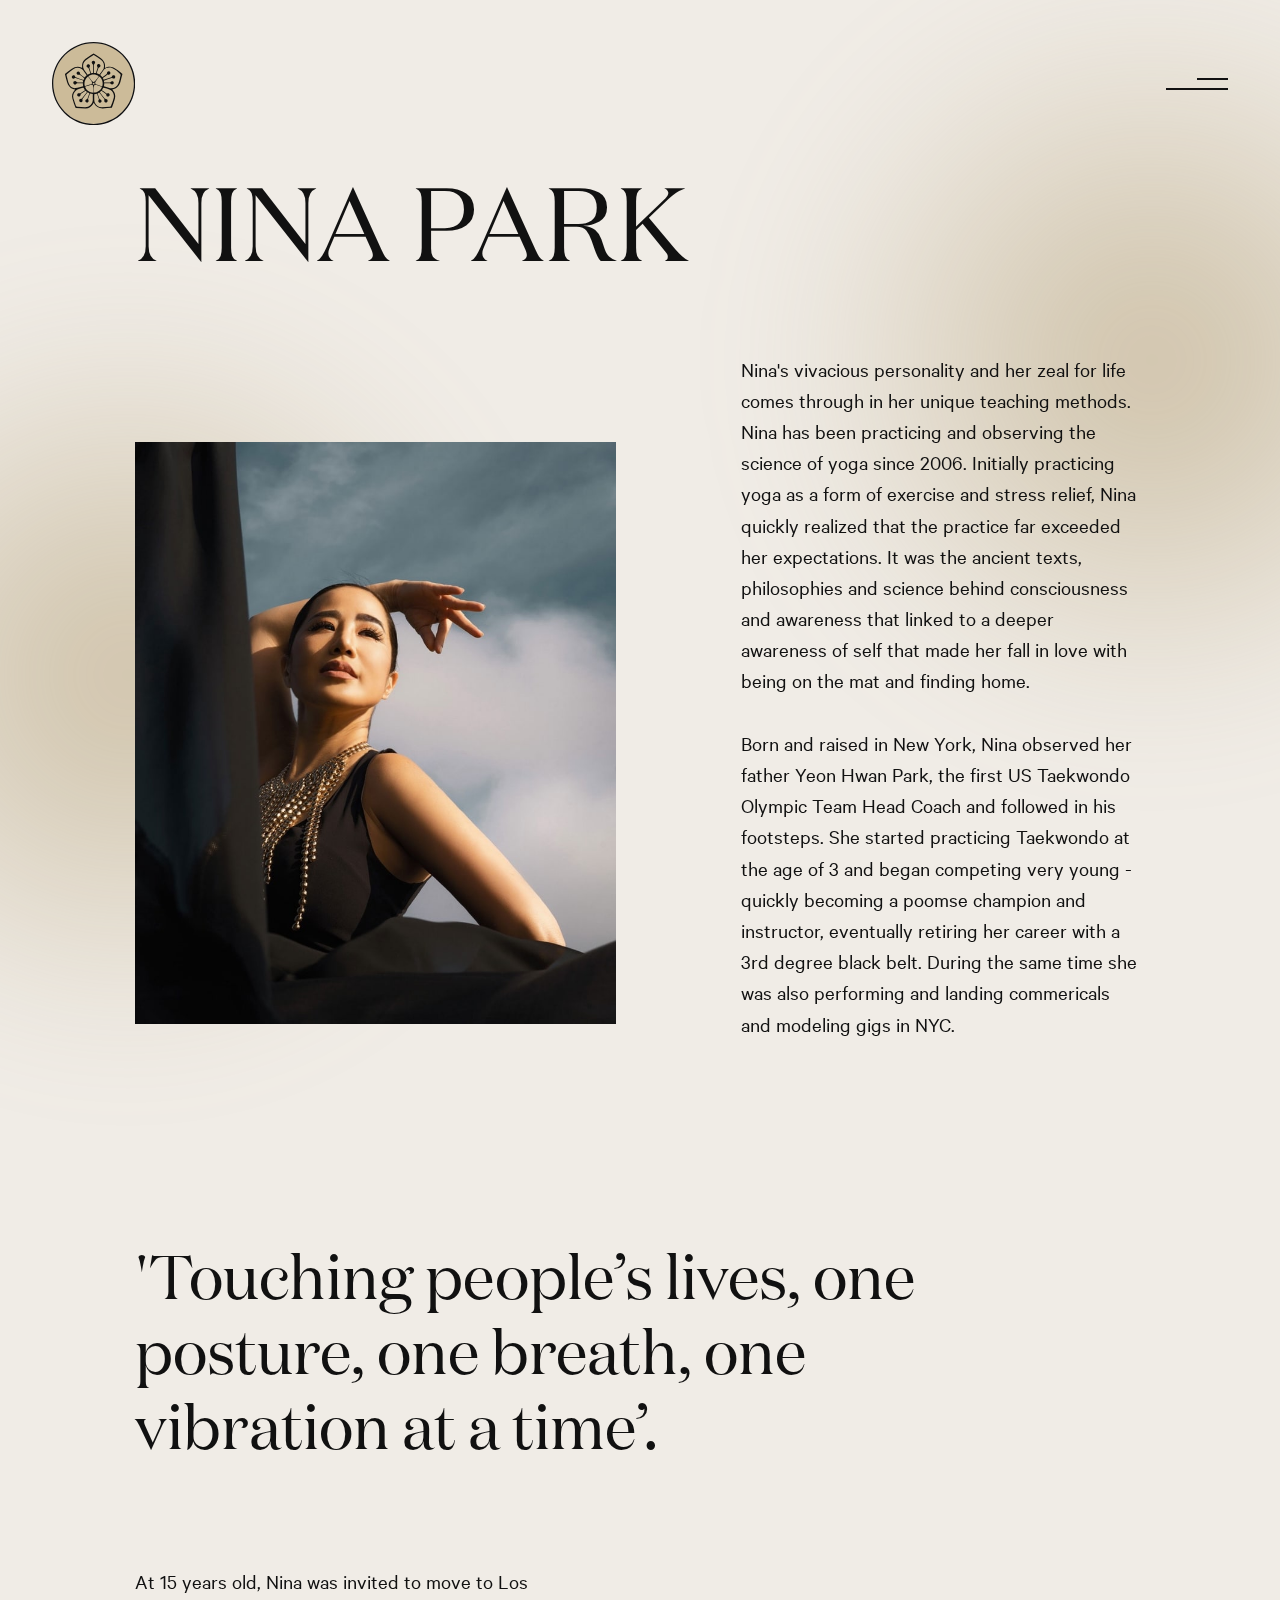
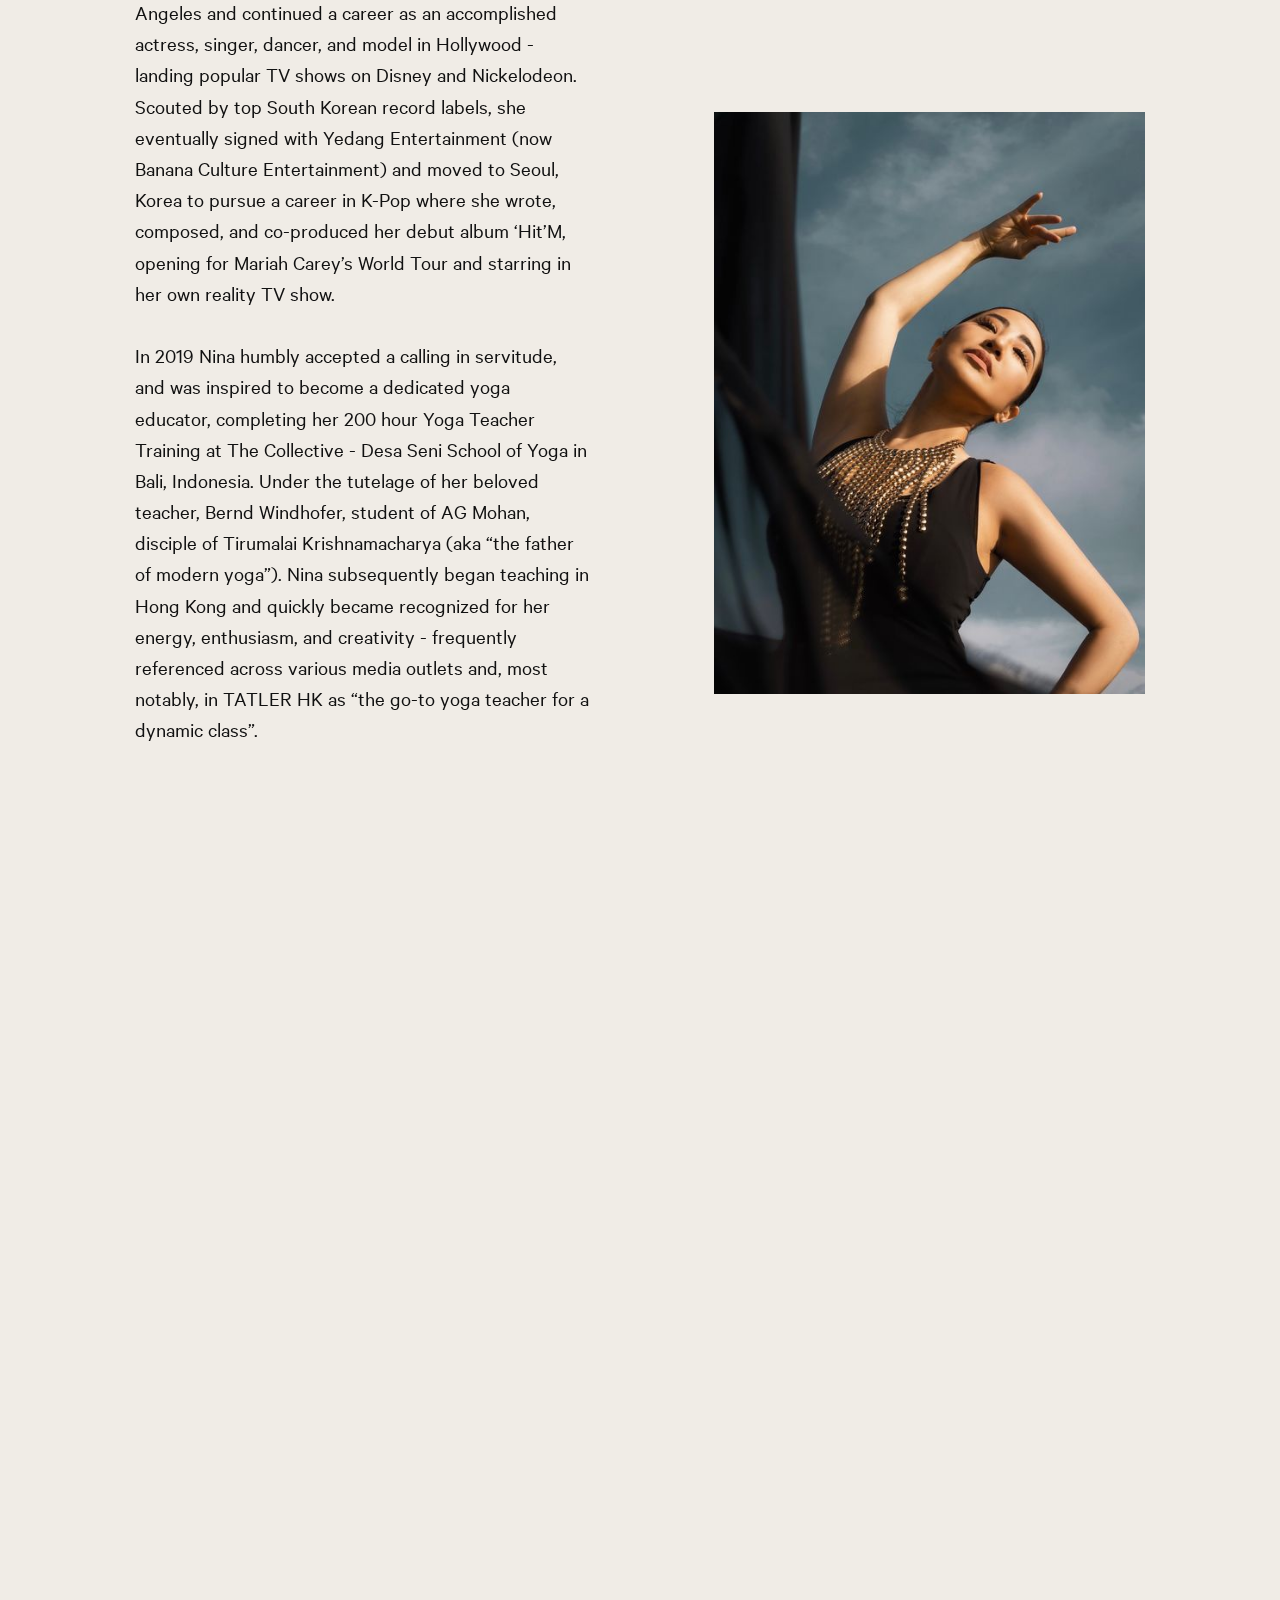
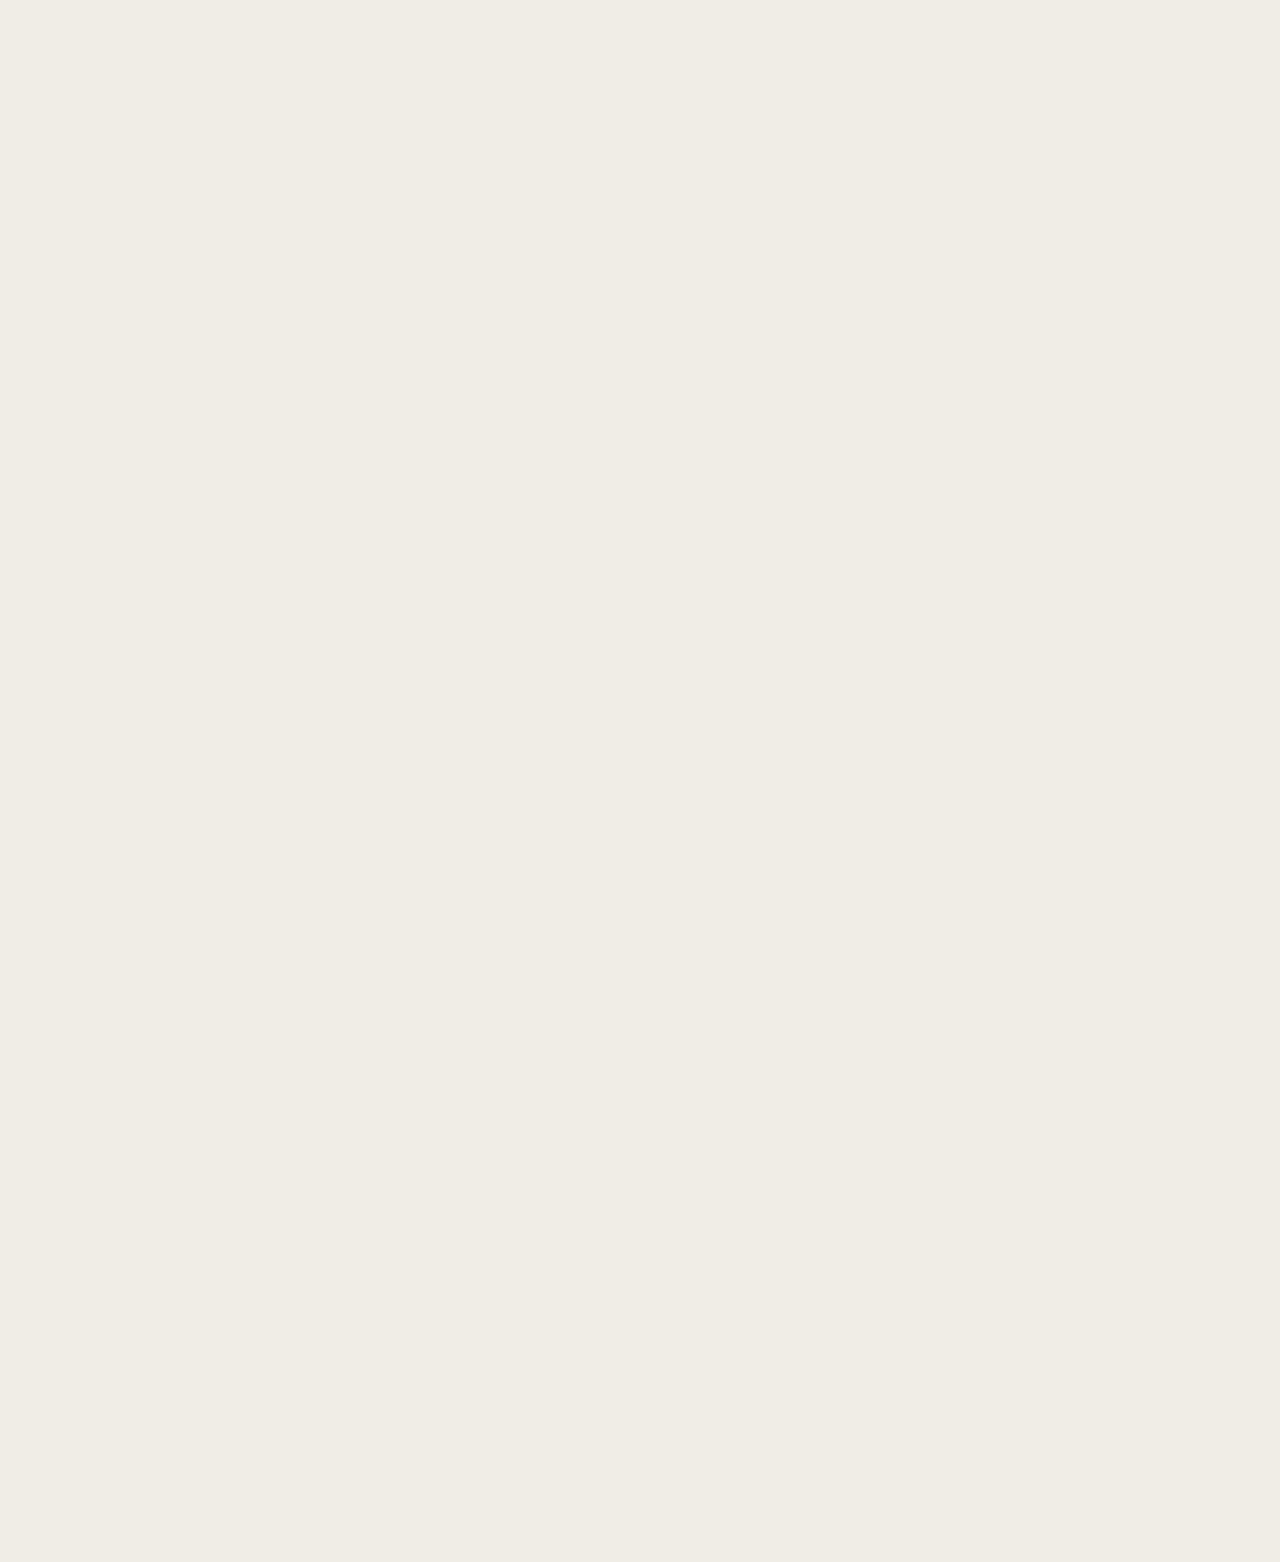
<file: biography.html>
﻿<!DOCTYPE html><!-- This site was created in Webflow. https://webflow.com --><!-- Last Published: Mon May 05 2025 08:28:01 GMT+0000 (Coordinated Universal Time) --><html data-wf-domain="www.yogabynina.com" data-wf-page="62cf14618951bbaae202b894" data-wf-site="62cf14618951bb43f802b88c" lang="en"><head><meta charset="utf-8"><title>Biography —  Glow Flow Yoga by Nina</title><meta content="Nina aims to make yoga accessible for everyone. Merging her unique backgrounds as a former Taekwondo Champion and K-Pop Recording Artist, Nina founded the ‘Glow Flow Yoga by Nina’ Method, designed to promote connection of mind, body, and spirit through carefully considered postures, movement and breath. The &#x27;Glow Flow Yoga by Nina&#x27; methodology promotes proper muscle activation, spinal alignment, mental focus, and flexibility - as cross between ancient practices of Yoga and Martial Arts, Pilates, and Sound Healing therapies. Known for her versatility, Nina’s classes range from a dynamic and powerful Signature Vinyasa Glow Flow,  to deeply relaxing and introspective Yin and Restorative Yoga practices." name="description"><meta content="Biography —  Glow Flow Yoga by Nina" property="og:title"><meta content="Nina aims to make yoga accessible for everyone. Merging her unique backgrounds as a former Taekwondo Champion and K-Pop Recording Artist, Nina founded the ‘Glow Flow Yoga by Nina’ Method, designed to promote connection of mind, body, and spirit through carefully considered postures, movement and breath. The &#x27;Glow Flow Yoga by Nina&#x27; methodology promotes proper muscle activation, spinal alignment, mental focus, and flexibility - as cross between ancient practices of Yoga and Martial Arts, Pilates, and Sound Healing therapies. Known for her versatility, Nina’s classes range from a dynamic and powerful Signature Vinyasa Glow Flow,  to deeply relaxing and introspective Yin and Restorative Yoga practices." property="og:description"><meta content="https://cdn.prod.website-files.com/613fe00cfeef1d74a4cc3bdc/62c0d884a3ad0f5a2f078958_YogabyNina_OpenGraph.jpg" property="og:image"><meta content="Biography —  Glow Flow Yoga by Nina" property="twitter:title"><meta content="Nina aims to make yoga accessible for everyone. Merging her unique backgrounds as a former Taekwondo Champion and K-Pop Recording Artist, Nina founded the ‘Glow Flow Yoga by Nina’ Method, designed to promote connection of mind, body, and spirit through carefully considered postures, movement and breath. The &#x27;Glow Flow Yoga by Nina&#x27; methodology promotes proper muscle activation, spinal alignment, mental focus, and flexibility - as cross between ancient practices of Yoga and Martial Arts, Pilates, and Sound Healing therapies. Known for her versatility, Nina’s classes range from a dynamic and powerful Signature Vinyasa Glow Flow,  to deeply relaxing and introspective Yin and Restorative Yoga practices." property="twitter:description"><meta content="https://cdn.prod.website-files.com/613fe00cfeef1d74a4cc3bdc/62c0d884a3ad0f5a2f078958_YogabyNina_OpenGraph.jpg" property="twitter:image"><meta property="og:type" content="website"><meta content="summary_large_image" name="twitter:card"><meta content="width=device-width, initial-scale=1" name="viewport"><meta content="Webflow" name="generator"><link href="62cf14618951bb43f802b88c/css/yoga-by-nina-prod.webflow.shared.dabaf43b4.min.css" rel="stylesheet" type="text/css"><script type="text/javascript">!function(o,c){var n=c.documentElement,t=" w-mod-";n.className+=t+"js",("ontouchstart"in o||o.DocumentTouch&&c instanceof DocumentTouch)&&(n.className+=t+"touch")}(window,document);</script><link href="62cf14618951bb43f802b88c/62cf14618951bbb0f802b8c7_YBN_favicon.png" rel="shortcut icon" type="image/x-icon"><link href="62cf14618951bb43f802b88c/62cf14618951bb1d1402b8ab_YBN_webclip.png" rel="apple-touch-icon"><style>
body .transition {display: block}
.w-editor .transition {display: none;}
.no-scroll-transition {overflow: hidden; position: relative;}
</style><link rel="stylesheet" href="npm/locomotive-scroll%403.5.4/dist/locomotive-scroll.css"></head><body><div class="hide w-embed"><style>
*{
	-moz-osx-font-smoothing: grayscale;
	-webkit-font-smoothing: antialiased;
}

@media only screen and (min-width: 1536px){
	body {
		font-size: 1.625rem;
	}
}

@media only screen and (max-device-width: 480px) and (orientation: landscape){
	.device-rotate{
		display: flex;
	}
}

/*body {
  min-height: 100vh;
  min-height: -webkit-fill-available;
}

html {
  height: -webkit-fill-available;
}*/

::selection {
  color: #111111;
  background: #ccbb99;
}

.link::after, 
.text-style-link::after {
  content: '';
  position: absolute;
  width: 100%;
  height: 0.05em;
  bottom: -0.05em;
  left: 0;
  transform: scaleX(1);
  background-color: currentColor;
  transform-origin: bottom right;
  transition: transform 0.4s ease-out;
}
.link::after{
	transform: scaleX(0);
}
.link:hover::after, .link.is-active::after {
  transform: scaleX(1);
  transform-origin: bottom left;
}
.text-style-link:hover::after{
	transform: scaleX(0);
}
.classes-marquee__track{
	animation: marquee 48s infinite linear;
}
@keyframes marquee{
    0%		{transform: translateX(0)}
    100%	{transform: translateX(-100%)}
}
.nav__component, 
.scroll-down__component,
.book-trigger,
.classes-content__wipper{
	pointer-events: none;
}
.nav__menu-button, 
.nav__logo-link,
.nav__menu,
.about-intro__scroll-down
 {
	pointer-events: auto;
}

.book-studio.is-dark h1,
.book-private.is-dark h1,
.book-private.is-dark .currently-in__block,
.book-studio.is-dark .currently-in__block{
	color: #ccbb99;
}

.book-studio.is-dark .location-circle>div,
.book-private.is-dark .location-circle>div
{
	background-color: #ccbb99;
}

/* Hide scrollbar for Chrome, Safari and Opera */
.classes-window__slider::-webkit-scrollbar {
  display: none;
}

/* Hide scrollbar for IE, Edge and Firefox */
.classes-window__slider {
  -ms-overflow-style: none;  /* IE and Edge */
  scrollbar-width: none;  /* Firefox */
}
</style></div><div class="transition"><div class="transition-trigger"></div><div class="transition-content"></div></div><nav data-w-id="fc28b02d-5f63-b36b-0fab-3df50ba48db3" class="nav__component"><div class="navigation-padding"><div class="nav__container"><a href="index.htm" class="nav__logo-link w-inline-block"><div class="w-embed"><svg version="1.1" xmlns="http://www.w3.org/2000/svg" xmlns:xlink="http://www.w3.org/1999/xlink" x="0px" y="0px" viewbox="0 0 96 96">
<style type="text/css">
svg > path {
 transition: fill 0.4s ease-out;
}
.nav__logo-svg-gold {
	fill: #ccbb99;
}
.nav__logo-svg-black {
  fill: #111111;
}
</style>
<path id="logo_c" class="nav__logo-svg-gold" d="M48,94.5c25.7,0,46.5-20.8,46.5-46.5S73.7,1.5,48,1.5C22.3,1.5,1.5,22.3,1.5,48S22.3,94.5,48,94.5z"></path>
<path id="logo_s" class="nav__logo-svg-black" d="M48,96c-12.8,0-24.9-5-33.9-14.1C5,72.9,0,60.8,0,48s5-24.9,14.1-33.9C23.1,5,35.2,0,48,0s24.9,5,33.9,14.1
	C91,23.1,96,35.2,96,48s-5,24.9-14.1,33.9C72.9,91,60.8,96,48,96z M48,1.5C22.4,1.5,1.5,22.4,1.5,48S22.4,94.5,48,94.5
	S94.5,73.6,94.5,48S73.6,1.5,48,1.5z"></path>
<path id="logo_m" class="nav__logo-svg-black" d="M61.1,30c1-5.9-1.9-9.7-6.3-12.5c-2.3-1.5-4.5-2.9-6.8-4.3c-1,0.6-2,1.1-2.9,1.8c-2.3,1.5-4.5,3.1-6.7,4.7
	c-2.1,1.6-3.3,3.8-3.6,6.4c-0.2,1.2,0,2.4,0,3.6c-0.2,0-0.3,0-0.4,0c-4.1-2-8-1.4-11.5,1.2c-2.7,1.9-5.3,4-8,6.1
	c0.8,3.2,1.5,6.4,2.5,9.4c1.1,3.6,3.1,6.5,6.8,7.8c0.8,0.3,1.6,0.5,2.3,0.7c0,0.1,0,0.2,0,0.2c-0.1,0.2-0.2,0.4-0.4,0.5
	c-2.7,2.9-3.6,6.3-2.5,10c0.9,3.4,2.2,6.7,3.4,10.1c0.1,0.2,0.4,0.4,0.6,0.4c3.8,0.2,7.5,0.6,11.3,0.6c3.8,0,6.6-2,8.5-5.2
	c0.2-0.4,0.5-0.8,0.7-1.3c0.2,0.3,0.3,0.5,0.4,0.6c2.2,4,5.5,6,10.1,5.9c3.3-0.1,6.7-0.4,10-0.7c0.2,0,0.6-0.3,0.6-0.5
	c1.2-3.4,2.4-6.7,3.4-10.1c1-3.7,0.1-7.1-2.6-10c-0.2-0.2-0.3-0.4-0.4-0.7c5.2-0.9,8.1-4.1,9.4-8.9c0.8-3,1.5-5.9,2.3-8.9
	c-1.8-1.5-3.5-3-5.3-4.4C71.5,29.3,67,26.8,61.1,30z M38.7,21.3c2.7-2.3,5.9-4.1,8.9-6.1c0.2-0.2,0.8-0.1,1.1,0.1
	c2.7,1.8,5.6,3.4,8.1,5.4c3,2.4,3.8,5.8,2.9,9.5c-0.1,0.4-0.2,0.9-0.5,1.2c-1.5,2.1-2.9,4.1-4.5,6.2c-1-0.6-2.1-1.1-3.2-1.5
	c0.7-2.1,1.3-4.2,2.1-6.2c0.1-0.2,0.5-0.4,0.8-0.5c1.3-0.5,1.9-1.6,1.3-2.8c-0.5-1.1-1.9-1.4-2.9-0.8c-1,0.6-1.1,1.8-0.4,3
	c0.2,0.3,0.4,0.9,0.2,1.2c-0.5,1.7-1.2,3.4-1.7,5.2c-0.1,0.4-0.3,0.6-0.5,0.7c-0.6-0.1-1.3-0.2-1.9-0.2c-0.1-0.2-0.2-0.4-0.2-0.8
	c0-2.8,0-5.6,0-8.5c0-0.4,0.3-0.9,0.6-1.1c1.1-1,1.2-2.1,0.3-3.1c-0.8-0.8-2-0.8-2.8,0c-0.9,0.9-0.7,2.1,0.3,3.1
	c0.3,0.3,0.7,0.6,0.7,1c0,3.1,0,6.2,0,9.4c-0.8,0-1.6,0.1-2.3,0.3c-0.7-2.1-1.4-4.1-2-6.2c-0.1-0.3,0.1-0.7,0.3-1
	c0.7-1.1,0.6-2.3-0.5-2.9c-1-0.6-2.3-0.2-2.8,0.8c-0.6,1.1,0,2.3,1.2,2.8c0.4,0.2,0.9,0.6,1.1,1.1c0.7,1.8,1.3,3.7,1.9,5.7
	c-1.2,0.3-2.2,0.9-3.2,1.5c-1.6-2.9-4.4-4.9-5.1-8.4C35.6,26.2,36.3,23.3,38.7,21.3z M45.4,44.1c-1.1-1.6-2.2-3.1-3.4-4.7
	c3.3-2.6,8.8-2.5,12,0c-0.9,1.3-1.8,2.5-2.8,3.8c-0.2,0.3-0.4,0.5-0.6,0.8c-0.6,1-1.5,1.6-2.4,2.2c-0.1,0.1-0.3,0.1-0.5,0
	C46.9,45.7,46,45.1,45.4,44.1z M46.4,47.5c0,0.1-0.1,0.3-0.2,0.3c-0.7,0.6-1.5,1.1-2.4,1.3c-1.8,0.5-3.6,1.2-5.4,1.8
	c-0.1,0-0.2,0.1-0.4,0.1c-1.3-3.7,0.1-8.8,3.6-11.3c0.4,0.5,0.8,1.1,1.2,1.6c0.9,1.3,1.9,2.5,2.7,3.8C45.9,45.8,46.1,46.7,46.4,47.5
	z M49.7,47.3c0.3-1,0.7-1.9,1.3-2.7c1.2-1.5,2.3-3.1,3.5-4.7c3.3,2.3,4.9,7.2,3.5,11.3c-1.1-0.3-2.1-0.7-3.2-1
	c-0.5-0.2-1.1-0.4-1.6-0.5c-1.2-0.3-2.3-0.9-3.3-1.7C49.7,47.7,49.6,47.5,49.7,47.3z M19.7,48.6c-1.4-3.3-2.1-7-3-10.5
	c-0.1-0.3,0.1-0.8,0.4-1c2.6-2,5.1-4.2,7.8-6c3-1.9,6.3-1.7,9.4,0.1c0.7,0.4,1.3,1,1.8,1.6c1.4,1.8,2.7,3.7,4,5.6
	c-0.9,0.7-1.7,1.6-2.4,2.6c-1.7-1.3-3.4-2.6-5.1-3.9c-0.2-0.2-0.3-0.7-0.3-1c-0.1-1.3-1-2.2-2.1-2.1c-1.1,0.1-2,1.2-1.8,2.3
	c0.2,1.2,1.3,1.8,2.7,1.6c0.4-0.1,1,0,1.3,0.2c1.2,0.8,2.3,1.7,3.5,2.6c0.8,0.6,1.2,0.9,1.3,1.3c-0.3,0.6-0.6,1.2-0.9,1.9
	c0,0,0,0,0,0c-3-1-6-2-8.9-3.1c-0.3-0.1-0.5-0.5-0.6-0.8c-0.5-1.3-1.6-1.9-2.8-1.4c-1,0.5-1.5,1.7-0.9,2.7c0.6,1.1,1.9,1.3,3,0.5
	c0.3-0.2,0.8-0.3,1.1-0.2c2.9,0.9,5.8,1.9,8.7,2.9c0,0.1,0,0.1,0.1,0.1c-0.2,0.6-0.3,1.2-0.3,1.8c-0.3,0.4-0.8,0.4-1.9,0.4
	c-1,0-2.1,0-3.1,0c-1.1,0-2,0.1-2.8-1.1c-0.5-0.9-2-0.8-2.8,0c-0.7,0.8-0.7,2,0,2.7c0.7,0.8,2.2,0.9,2.8,0c0.6-0.9,1.4-0.9,2.2-0.9
	c1.8,0,3.6,0,5.5,0c0,0.1,0,0.1,0,0.2c0,1,0.1,2,0.3,2.9c0,0.2,0,0.4,0.1,0.6c-2.9,0.7-5.8,1.8-8.8,2C23.9,53.6,21,51.8,19.7,48.6z
	 M38,75.4c-2.9-0.1-5.8-0.4-8.7-0.6c-0.9-0.1-1.4-0.5-1.7-1.3c-0.9-2.9-2.1-5.7-2.9-8.6c-1-3.9,0.5-7.1,3.7-9.6
	c0.3-0.2,0.7-0.4,1-0.5c2.1-0.6,4.2-1.2,6.2-1.9c0.5-0.2,0.8-0.1,1,0.2c0.3,0.6,0.5,1.1,0.9,1.6c0.2,0.3,0.4,0.7,0.6,1
	c-1.8,1.2-3.5,2.4-5.3,3.5c-0.2,0.2-0.7,0.1-1,0c-1.3-0.4-2.4,0.2-2.7,1.3c-0.3,1.2,0.4,2.2,1.6,2.4c1.2,0.2,2.2-0.7,2.3-2.1
	c0-0.4,0.3-0.9,0.6-1.1c1.7-1.2,3.4-2.3,5.1-3.5c0.2,0.2,0.5,0.4,0.7,0.6c0.1,0.1,0.2,0.2,0.3,0.3c0.2,0.2,0.4,0.4,0.7,0.6
	c-2,2.6-3.9,5.1-5.9,7.6c-0.2,0.2-0.7,0.2-1,0.2c-1.3,0-2.2,0.9-2.1,2.1c0.1,1.2,1.1,2,2.3,1.8c1.2-0.2,1.8-1.3,1.5-2.6
	c-0.1-0.3-0.2-0.8,0-1.1c1.9-2.6,3.9-5.1,5.9-7.7c0.7,0.4,1.3,0.7,2,1.1c-0.7,2.1-1.4,4.2-2.2,6.3c-0.1,0.3-0.5,0.5-0.9,0.6
	c-1.3,0.5-1.9,1.6-1.4,2.8c0.4,1,1.7,1.4,2.6,0.9c1.1-0.5,1.4-1.8,0.7-3c-0.2-0.3-0.3-0.8-0.2-1.2c0.6-2,1.4-4,2.1-6.1
	c1.1,0.2,2.1,0.4,3.3,0.6c0,2-0.1,3.9,0,5.9C47.5,71.8,42.5,75.6,38,75.4z M47.8,57.9c0,0.2,0,0.4,0,0.6c-4.2,0-8.3-2.8-9.6-6.9
	c0.4-0.1,0.8-0.3,1.1-0.4c1.7-0.5,3.3-1.2,5-1.6c0.8-0.2,1.7-0.1,2.6-0.1c0.1,0,0.2,0.2,0.2,0.3c0.4,1.1,0.7,2.1,0.7,3.3
	C47.8,54.7,47.8,56.3,47.8,57.9z M47.8,49.1c-0.1-0.3-0.3-0.5-0.6-0.4c-0.2,0-0.4,0-0.7-0.1c0.9-0.4,1-1,0.6-1.9
	c0.7,0.7,1.3,0.7,2,0c-0.4,0.9-0.2,1.5,0.6,1.9c-0.9-0.1-1.5,0.2-1.7,1.1C47.9,49.5,47.8,49.3,47.8,49.1z M48.3,58.4
	c0-0.2,0-0.4,0-0.5c0-2-0.1-4,0-6c0-0.8,0.4-1.6,0.6-2.3c0-0.1,0.2-0.1,0.4-0.2c1-0.1,1.9,0,2.9,0.4c1.7,0.6,3.5,1.1,5.2,1.7
	c0.1,0,0.2,0.1,0.4,0.1C56.7,55.1,52.8,58.4,48.3,58.4z M71.3,64.2c-0.8,3.3-2.1,6.5-3.3,9.7c-0.1,0.4-0.8,0.8-1.3,0.8
	c-3.1,0.3-6.2,0.6-9.3,0.6c-3.8-0.1-6.5-2.1-8.1-5.6c-0.4-0.8-0.4-1.9-0.5-2.8c-0.1-2.2,0-4.3,0-6.5c1-0.2,2-0.4,3.2-0.6
	c0.7,2.1,1.5,4.1,2.1,6.2c0.1,0.3-0.1,0.7-0.3,1c-0.7,1.2-0.4,2.3,0.6,2.9c1,0.5,2.3,0.1,2.7-0.9c0.5-1.2-0.1-2.3-1.5-2.7
	c-0.3-0.1-0.7-0.3-0.8-0.6c-0.8-2-1.5-4.1-2.2-6.2c0.7-0.4,1.2-0.7,2-1.1c0.9,1.1,1.7,2.3,2.6,3.4c1,1.3,2,2.5,2.9,3.8
	c0.3,0.4,0.4,1,0.3,1.5c-0.3,1.3,0.3,2.4,1.5,2.6c1.2,0.2,2.2-0.5,2.3-1.7c0.1-1.2-0.7-2.1-2-2.2c-0.5,0-1.1-0.3-1.4-0.6
	c-1.9-2.3-3.7-4.7-5.6-7.2c0.6-0.5,1.1-1,1.7-1.6c1.8,1.2,3.6,2.4,5.3,3.6c0.2,0.2,0.4,0.6,0.4,0.8c0.1,1.5,1,2.4,2.3,2.2
	c1.1-0.2,1.9-1.2,1.6-2.4c-0.3-1.2-1.3-1.7-2.8-1.3c-0.3,0.1-0.7,0.1-0.9,0c-0.5-0.2-1-0.6-1.4-0.9c-1.3-0.9-2.6-1.8-3.9-2.6
	c0.2-0.4,0.4-0.7,0.5-1c0.3-0.4,0.5-0.9,0.8-1.4c0-0.1,0.1-0.1,0.1-0.2c0.1-0.2,0.6-0.4,0.8-0.4c2.4,0.7,4.8,1.2,7.1,2.2
	C70.1,56.4,72.2,60.7,71.3,64.2z M79.2,38.3c-0.8,3.2-1.4,6.5-2.6,9.5c-1.4,3.7-4.4,5.5-8.3,5.7c-0.4,0-0.8,0-1.2-0.1
	c-2.4-0.7-4.7-1.4-7.2-2.2c0-0.2,0-0.4,0.1-0.6c0.2-0.8,0.3-1.7,0.3-2.5c0,0,0,0,0,0c0-0.1,0-0.3,0-0.4c2.2,0,4.5,0,6.7,0
	c0.2,0,0.5,0.4,0.7,0.6c0.8,1,2.1,1.1,3,0.3c0.8-0.8,0.8-2.1-0.1-2.9c-0.9-0.8-2.1-0.6-3,0.4c-0.3,0.4-0.9,0.7-1.3,0.7
	c-2,0.1-4,0-6.1,0c0-0.1,0-0.1,0-0.2c-0.1-0.7-0.2-1.4-0.4-2c3.1-1,6.1-2.1,9.1-3.1c0.2-0.1,0.6,0.1,0.9,0.3c1.2,0.7,2.5,0.5,3-0.6
	c0.5-1,0.1-2.3-1-2.7c-1.2-0.5-2.2,0.1-2.7,1.4c-0.1,0.3-0.4,0.7-0.6,0.8c-2.9,1-5.9,2-8.9,3c-0.3-0.8-0.6-1.5-1-2.1
	c1.8-1.3,3.5-2.7,5.2-3.9c0.2-0.2,0.7,0,1,0c1.3,0.3,2.4-0.3,2.6-1.5c0.2-1.1-0.5-2.2-1.7-2.4c-1.2-0.2-2.1,0.7-2.2,2
	c-0.1,0.5-0.3,1.1-0.7,1.3c-1.5,1.3-3.1,2.4-4.8,3.6c-0.7-1-1.5-1.9-2.4-2.6c1.5-2.1,2.9-4.3,4.5-6.3c1.8-2.2,6.2-3,9.2-1.8
	c3.7,1.5,6.6,4.2,9.4,6.9C79.2,37.5,79.3,38,79.2,38.3z"></path>
</svg></div></a><a href="#" class="nav__menu-button w-inline-block"><div class="nav__menu-button-close"><div class="nav__menu-button-top-line-close"></div><div class="nav__menu-button-bottom-line-close"></div></div><div class="nav__menu-button-hover-ring"></div><div class="nav__menu-button-top-line"></div><div class="nav__menu-button-bottom-line"></div></a></div><div class="nav__menu"><div class="nav__menu-container"><div class="nav__menu-column-left"><div class="nav__menu-item"><a href="about.html" class="text-colour-gold w-inline-block"><div class="nav__menu-item-wrap"><div class="nav__menu-item-title"><h1 class="heading-xlarge">About</h1></div></div></a></div><div class="nav__menu-item"><a href="classes.html" class="text-colour-gold w-inline-block"><div class="nav__menu-item-wrap"><div class="nav__menu-item-title"><h1 class="heading-xlarge">Classes</h1></div></div></a></div><div class="nav__menu-item"><a href="contact.html" class="text-colour-gold w-inline-block"><div class="nav__menu-item-wrap"><div class="nav__menu-item-title"><h1 class="heading-xlarge">Contact</h1></div></div></a></div></div><div class="nav__menu-column-right"><div class="nav__menu-cta"><a href="book.html" class="button is-alt w-button">Book classes</a></div><div class="nav__menu-s-links"><a href="terms.html" class="text-colour-gold link">Terms</a><a href="privacy.html" class="text-colour-gold link">Privacy</a><a href="biography.html" aria-current="page" class="text-colour-gold link w--current">Biography</a><a id="w-node-_73577318-ec5d-18cd-388d-6db29467600c-0ba48db3" href="credits.html" class="text-colour-gold link">Credits</a></div></div></div></div></div><div class="device-rotate"><div class="device-rotate__icon w-embed"><svg version="1.1" xmlns="http://www.w3.org/2000/svg" viewbox="0 0 54 54">
<style type="text/css">
	.p-stroke{fill:none;stroke:currentColor;stroke-width:2;stroke-linejoin:round;}
</style>
<g>
	<path class="p-stroke" d="M43,21.7c1.7,3.5,2.1,7.4,1.4,11.1c-0.8,3.8-2.7,7.2-5.6,9.7c-2.9,2.5-6.5,4.1-10.3,4.4s-7.6-0.6-10.9-2.7
		c-3.2-2-5.7-5.1-7.1-8.7C9.1,32,8.9,28.1,10,24.4c1.1-3.7,3.3-6.9,6.4-9.2c3.1-2.3,6.8-3.6,10.6-3.5l8.2-0.1"></path>
	<path class="p-stroke" d="M35.7,11.5c-2.6-0.2-7.9-2.1-8.5-8.5"></path>
	<path class="p-stroke" d="M27.2,19.9c0.2-2.6,2.1-7.9,8.5-8.5"></path>
</g>
</svg></div><div>Please rotate your device.</div></div></nav><div class="page-wrapper"><div class="main-wrapper"><section id="top" data-scroll-section="1" class="section-bio-intro"><div class="page-padding"><div class="container-large"><h1 data-scroll-position="top" data-scroll="1" data-scroll-direction="horizontal" data-scroll-speed="-1" class="heading-xxlarge">Nina Park </h1><div class="bio-intro__layout"><div class="bio-intro__left-col"><figure class="bio-intro__image"><img src="62cf14618951bb43f802b88c/62cf14618951bbbed302b8b1_YogabyNina5.jpg" data-scroll-position="top" data-scroll-delay="0.5" alt="Nina in a yoga pose" data-scroll-speed="2" data-scroll="1" sizes="(max-width: 479px) 87vw, (max-width: 767px) 85vw, (max-width: 991px) 39vw, (max-width: 1439px) 38vw, (max-width: 1919px) 35vw, 624px" loading="lazy" srcset="62cf14618951bb43f802b88c/62cf14618951bbbed302b8b1_YogabyNina5-p-800.jpeg 800w, 62cf14618951bb43f802b88c/62cf14618951bbbed302b8b1_YogabyNina5-p-1080.jpeg 1080w, 62cf14618951bb43f802b88c/62cf14618951bbbed302b8b1_YogabyNina5.jpg 1242w"></figure></div><div class="bio-intro__right-col"><div class="w-richtext"><p>Nina&#x27;s vivacious personality and her zeal for life comes through in her unique teaching methods. Nina has been practicing and observing the science of yoga since 2006. Initially practicing yoga as a form of exercise and stress relief, Nina quickly realized that the practice far exceeded her expectations. It was the ancient texts, philosophies and science behind consciousness and awareness that linked to a deeper awareness of self that made her fall in love with being on the mat and finding home.</p><p>Born and raised in New York, Nina observed her father Yeon Hwan Park, the first US Taekwondo Olympic Team Head Coach and followed in his footsteps. She started practicing Taekwondo at the age of 3 and began competing very young - quickly becoming a poomse champion and instructor, eventually retiring her career with a 3rd degree black belt. During the same time she was also performing and landing commericals and modeling gigs in NYC.</p></div></div></div></div></div></section><section data-scroll-section="1" class="section-bio-career"><div class="page-padding"><div class="container-large"><div class="max-width__80-c"><blockquote class="text-style-quote">&#x27;Touching people’s lives, one posture, one breath, one vibration at a time’. </blockquote></div><div class="bio-career__layout"><div class="bio-career__left-col"><div class="w-richtext"><p>At 15 years old, Nina was invited to move to Los Angeles and continued a career as an accomplished actress, singer, dancer, and model in Hollywood - landing popular TV shows on Disney and Nickelodeon. Scouted by top South Korean record labels, she eventually signed with Yedang Entertainment (now Banana Culture Entertainment) and moved to Seoul, Korea to pursue a career in K-Pop where she wrote, composed, and co-produced her debut album ‘Hit’M, opening for Mariah Carey’s World Tour and starring in her own reality TV show.</p><p>In 2019 Nina humbly accepted a calling in servitude, and was inspired to become a dedicated yoga educator, completing her 200 hour Yoga Teacher Training at The Collective - Desa Seni School of Yoga in Bali, Indonesia. Under the tutelage of her beloved teacher, Bernd Windhofer, student of AG Mohan, disciple of Tirumalai Krishnamacharya (aka “the father of modern yoga”). Nina subsequently began teaching in Hong Kong and quickly became recognized for her energy, enthusiasm, and creativity - frequently referenced across various media outlets and, most notably, in TATLER HK as “the go-to yoga teacher for a dynamic class”.</p></div></div><div class="bio-career__right-col"><figure class="bio-career__image"><img src="62cf14618951bb43f802b88c/62db9e1ae3de790c868e57e4_Glow%20Flow%20Yoga%20by%20Nina2.jpg" data-scroll-position="top" data-scroll-delay="0.5" alt="" data-scroll-speed="1" data-scroll="1" sizes="(max-width: 479px) 87vw, (max-width: 767px) 85vw, (max-width: 991px) 35vw, (max-width: 1439px) 34vw, (max-width: 1919px) 31vw, 559px" loading="lazy" srcset="62cf14618951bb43f802b88c/62db9e1ae3de790c868e57e4_Glow%20Flow%20Yoga%20by%20Nina2-p-500.jpg 500w, 62cf14618951bb43f802b88c/62db9e1ae3de790c868e57e4_Glow%20Flow%20Yoga%20by%20Nina2-p-800.jpg 800w, 62cf14618951bb43f802b88c/62db9e1ae3de790c868e57e4_Glow%20Flow%20Yoga%20by%20Nina2-p-1080.jpg 1080w, 62cf14618951bb43f802b88c/62db9e1ae3de790c868e57e4_Glow%20Flow%20Yoga%20by%20Nina2.jpg 1242w"></figure></div></div></div></div></section><section data-scroll-section="1" class="section-bio-end"><div class="page-padding"><div class="container-large"><div class="max-width__80-c"><blockquote class="text-style-quote">“the go-to yoga teacher for a dynamic yoga class.”</blockquote></div><div class="bio-career__layout"><div id="a-scroll-rail" class="bio-career__left-col"><div class="w-richtext"><p>Nina passes down the philosophies and knowledge she has gained from her beloved teachers, interwoven with her own personal experiences and expressions of the practice to nurture connection with self and others. Merging her unique backgrounds as a former Taekwondo champion and K-Pop Recording Artist / Composer &amp; Songwriter, Nina founded the<em> ‘Glow Flow Yoga by Nina Method&#x27;</em>, designed to fully promote connection of mind, body, and spirit through a fun and intelligently sequenced flow with instruction that considers proper muscle activation, spinal alignment, flexibility, mental focus, and most importantly breath - bridging ancient practices of yoga and martial arts with pilates structural alignment.</p><p>Known for her versatility, Nina’s classes range from an invigorating and inspiring signature &#x27;Vinyasa Glow Flow&#x27;, to deeply relaxing and introspective practices of Yin and Restorative yoga. Her background in music production and live performance on stages around the globe, Nina curates a unique soundtrack for each class. In Hong Kong, Nina founded ‘The Immersive Glow Experience’ which included a multi-media/multi-directional visual experience, using 360 degree digital projection mapping technology. After living in Hong Kong and traveling Asia for three years, she moved to Seattle two years ago continuing on the path to ignite and inspire new and veteran students to the magic of yoga.</p><p>Whilst in Seattle, Nina started bridging all of her life&#x27;s paths and is now a Sound Bath Practitioner/Facilitator, offering the healing art of vibrational therapy and meditation, curating soundscapes - integrating quartz crystal singing bowls, tibetan sound bowls and various instruments with her vocals. As an active and devoted yoga educator, she currently teaches classes at Mind.Body.Hum in Seattle&#x27;s downtown district and also offers one-on-one lessons - providing recovery and healing therapies to help priate clients manage, recover, and heal from hip, knee and spinal injuries - including spinal protrusions/stenosis, herniated discs, sciatica etc. using Yoga Therapy, Intuitive Bodywork, Acupressure, and Energy Healing practices.</p><p>Nina’s intention and mission is to help individuals learn how to create more space within to authentically express themselves externally. In helping others release resistance and shift internal space, she believes it will positively help the way humans relate to and experience the world. Nina wishes to see everyone thrive, making yoga and all its counterparts impactful and accessible to everyone - &#x27;Touching people’s lives, one posture, one breath, one vibration at a time’.</p></div></div><div data-w-id="b05ca38f-16ed-bb1d-c384-b9472ec7235e" class="bio-end__right-col"><a data-w-id="96361183-4a79-2148-f011-a4ea09c58500" href="classes.html" class="bio-cta w-inline-block"><div class="bio-cta__circle">Explore<br>Nina’s classes</div><div id="explore-classes-circle-type" class="bio-cta__circle-type">Focus • Heal • Relax • Strengthen • Balance • Focus • Heal • Relax • Strengthen • Balance • </div></a></div></div></div></div></section><div data-scroll-section="1" class="page-footer"><div class="page-padding"><div class="container-large"><div data-w-id="cd028b93-7356-3c9f-1e94-19974bf700b3" class="footer__layout"><div>© Yoga by Nina LLC</div><a href="#" class="footer-scroll w-inline-block"><div class="w-embed"><svg version="1.0" xmlns="http://www.w3.org/2000/svg" xmlns:xlink="http://www.w3.org/1999/xlink" viewbox="0 0 47 64">
<style type="text/css">
svg > path {
 transition: fill 0.4s ease-out;
}
.scroll-arrow-gold {
	fill: #ccbb99;
}
.scroll-arrow-black {
  fill: #111111;
}
</style>
<path id="scroll-arrow" class="scroll-arrow-black" d="M47,38.1l-0.2-1.3l-0.1-0.6l-0.1-0.6C33.8,37.9,27.8,44.7,24.9,51V0.3h-0.6H23h-0.6v50.9
	c-2.9-6.6-9-13.7-21.6-15.7l-0.2,1.3l-0.1,0.7l-0.1,0.6c19.5,3,21.9,18.7,22.1,23.9c-0.1,1.2,0,1.8,0,1.9l0.6-0.1h0.3l1.6,0.1
	c0,0,0-0.4,0-1v-1.7C25.3,55.4,28.1,41.5,47,38.1z"></path>
</svg></div></a></div></div></div></div><div class="bio-intro__glow is-right"></div><div class="bio-intro__glow is-left"></div></div></div><script src="js/jquery-3.5.1.min.dc5e7f18c8.js?site=62cf14618951bb43f802b88c" type="text/javascript" integrity="sha256-9/aliU8dGd2tb6OSsuzixeV4y/faTqgFtohetphbbj0=" crossorigin="anonymous"></script><script src="62cf14618951bb43f802b88c/js/webflow.schunk.4a394eb5af8156f2.js" type="text/javascript"></script><script src="62cf14618951bb43f802b88c/js/webflow.schunk.aef4c5686e4f836e.js" type="text/javascript"></script><script src="62cf14618951bb43f802b88c/js/webflow.781ee5f7.07369e2fd2e1ad18.js" type="text/javascript"></script><script>$((()=>{$(".nav__menu-button").on("click",(()=>{$(".nav__logo-link svg > path").toggleClass("nav__logo-svg-gold nav__logo-svg-black")}))}));let transitionTrigger=$(".transition-trigger"),introDurationMS=0,exitDurationMS=1e3,excludedClass="no-transition";transitionTrigger.length>0&&(transitionTrigger.click(),$("body").addClass("no-scroll-transition"),setTimeout((()=>{$("body").removeClass("no-scroll-transition")}),introDurationMS)),$("a").on("click",(function(t){if($(this).prop("hostname")===window.location.host&&-1===$(this).attr("href").indexOf("#")&&!$(this).hasClass(excludedClass)&&"_blank"!==$(this).attr("target")&&transitionTrigger.length>0){t.preventDefault(),$("body").addClass("no-scroll-transition");let i=$(this).attr("href");transitionTrigger.click(),setTimeout((function(){window.location=i}),exitDurationMS)}})),window.onpageshow=function(t){t.persisted&&window.location.reload()},setTimeout((()=>{$(window).on("resize",(function(){setTimeout((()=>{$(".transition").css("display","none")}),50)}))}),introDurationMS);</script><script src="npm/locomotive-scroll%404.1.1/dist/locomotive-scroll.min.js"></script>
<script src="gh/peterhry/CircleType%402.3.1/dist/circletype.min.js"></script>
<script>const scroll=new LocomotiveScroll({el:document.querySelector(".main-wrapper"),smooth:!0,multiplier:1}),circleType=new CircleType(document.getElementById("explore-classes-circle-type"));$((()=>{$(".footer-scroll").on("click",(()=>{scroll.scrollTo("#top")}))}));</script></body></html>
</file>
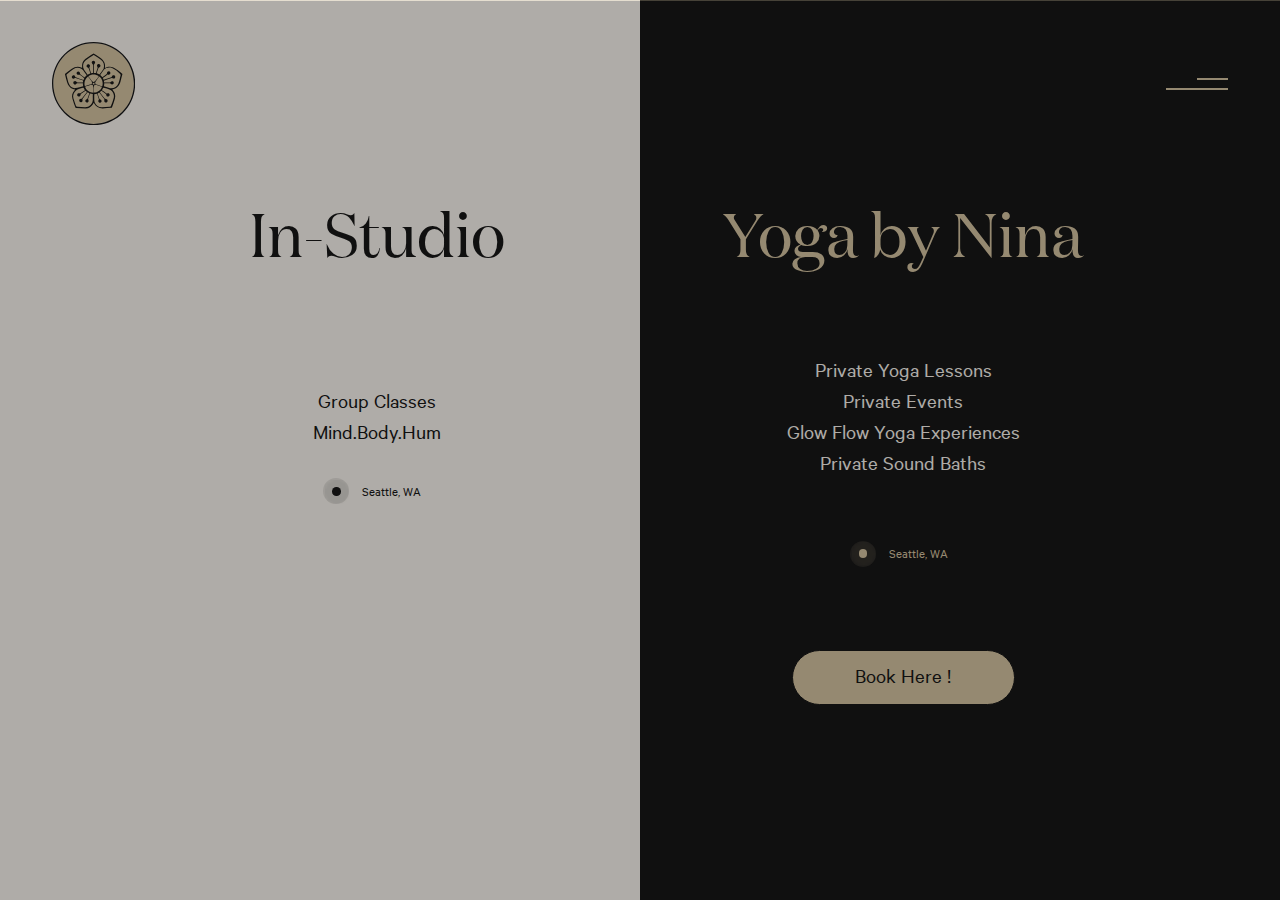
<file: book.html>
﻿<!DOCTYPE html><!-- This site was created in Webflow. https://webflow.com --><!-- Last Published: Mon May 05 2025 08:28:01 GMT+0000 (Coordinated Universal Time) --><html data-wf-domain="www.yogabynina.com" data-wf-page="62cf14618951bb925602b895" data-wf-site="62cf14618951bb43f802b88c" lang="en"><head><meta charset="utf-8"><title>Book —  Glow Flow Yoga by Nina</title><meta content="Nina aims to make yoga accessible for everyone. Merging her unique backgrounds as a former Taekwondo Champion and K-Pop Recording Artist, Nina founded the ‘Glow Flow Yoga by Nina’ Method, designed to promote connection of mind, body, and spirit through carefully considered postures, movement and breath. The &#x27;Glow Flow Yoga by Nina&#x27; methodology promotes proper muscle activation, spinal alignment, mental focus, and flexibility - as cross between ancient practices of Yoga and Martial Arts, Pilates, and Sound Healing therapies. Known for her versatility, Nina’s classes range from a dynamic and powerful Signature Vinyasa Glow Flow,  to deeply relaxing and introspective Yin and Restorative Yoga practices." name="description"><meta content="Book —  Glow Flow Yoga by Nina" property="og:title"><meta content="Nina aims to make yoga accessible for everyone. Merging her unique backgrounds as a former Taekwondo Champion and K-Pop Recording Artist, Nina founded the ‘Glow Flow Yoga by Nina’ Method, designed to promote connection of mind, body, and spirit through carefully considered postures, movement and breath. The &#x27;Glow Flow Yoga by Nina&#x27; methodology promotes proper muscle activation, spinal alignment, mental focus, and flexibility - as cross between ancient practices of Yoga and Martial Arts, Pilates, and Sound Healing therapies. Known for her versatility, Nina’s classes range from a dynamic and powerful Signature Vinyasa Glow Flow,  to deeply relaxing and introspective Yin and Restorative Yoga practices." property="og:description"><meta content="https://cdn.prod.website-files.com/613fe00cfeef1d74a4cc3bdc/62c0d884a3ad0f5a2f078958_YogabyNina_OpenGraph.jpg" property="og:image"><meta content="Book —  Glow Flow Yoga by Nina" property="twitter:title"><meta content="Nina aims to make yoga accessible for everyone. Merging her unique backgrounds as a former Taekwondo Champion and K-Pop Recording Artist, Nina founded the ‘Glow Flow Yoga by Nina’ Method, designed to promote connection of mind, body, and spirit through carefully considered postures, movement and breath. The &#x27;Glow Flow Yoga by Nina&#x27; methodology promotes proper muscle activation, spinal alignment, mental focus, and flexibility - as cross between ancient practices of Yoga and Martial Arts, Pilates, and Sound Healing therapies. Known for her versatility, Nina’s classes range from a dynamic and powerful Signature Vinyasa Glow Flow,  to deeply relaxing and introspective Yin and Restorative Yoga practices." property="twitter:description"><meta content="https://cdn.prod.website-files.com/613fe00cfeef1d74a4cc3bdc/62c0d884a3ad0f5a2f078958_YogabyNina_OpenGraph.jpg" property="twitter:image"><meta property="og:type" content="website"><meta content="summary_large_image" name="twitter:card"><meta content="width=device-width, initial-scale=1" name="viewport"><meta content="Webflow" name="generator"><link href="62cf14618951bb43f802b88c/css/yoga-by-nina-prod.webflow.shared.dabaf43b4.min.css" rel="stylesheet" type="text/css"><script type="text/javascript">!function(o,c){var n=c.documentElement,t=" w-mod-";n.className+=t+"js",("ontouchstart"in o||o.DocumentTouch&&c instanceof DocumentTouch)&&(n.className+=t+"touch")}(window,document);</script><link href="62cf14618951bb43f802b88c/62cf14618951bbb0f802b8c7_YBN_favicon.png" rel="shortcut icon" type="image/x-icon"><link href="62cf14618951bb43f802b88c/62cf14618951bb1d1402b8ab_YBN_webclip.png" rel="apple-touch-icon"><style>
body .transition {display: block}
.w-editor .transition {display: none;}
.no-scroll-transition {overflow: hidden; position: relative;}
</style></head><body><div class="hide w-embed"><style>
*{
	-moz-osx-font-smoothing: grayscale;
	-webkit-font-smoothing: antialiased;
}

@media only screen and (min-width: 1536px){
	body {
		font-size: 1.625rem;
	}
}

@media only screen and (max-device-width: 480px) and (orientation: landscape){
	.device-rotate{
		display: flex;
	}
}

/*body {
  min-height: 100vh;
  min-height: -webkit-fill-available;
}

html {
  height: -webkit-fill-available;
}*/

::selection {
  color: #111111;
  background: #ccbb99;
}

.link::after, 
.text-style-link::after {
  content: '';
  position: absolute;
  width: 100%;
  height: 0.05em;
  bottom: -0.05em;
  left: 0;
  transform: scaleX(1);
  background-color: currentColor;
  transform-origin: bottom right;
  transition: transform 0.4s ease-out;
}
.link::after{
	transform: scaleX(0);
}
.link:hover::after, .link.is-active::after {
  transform: scaleX(1);
  transform-origin: bottom left;
}
.text-style-link:hover::after{
	transform: scaleX(0);
}
.classes-marquee__track{
	animation: marquee 48s infinite linear;
}
@keyframes marquee{
    0%		{transform: translateX(0)}
    100%	{transform: translateX(-100%)}
}
.nav__component, 
.scroll-down__component,
.book-trigger,
.classes-content__wipper{
	pointer-events: none;
}
.nav__menu-button, 
.nav__logo-link,
.nav__menu,
.about-intro__scroll-down
 {
	pointer-events: auto;
}

.book-studio.is-dark h1,
.book-private.is-dark h1,
.book-private.is-dark .currently-in__block,
.book-studio.is-dark .currently-in__block{
	color: #ccbb99;
}

.book-studio.is-dark .location-circle>div,
.book-private.is-dark .location-circle>div
{
	background-color: #ccbb99;
}

/* Hide scrollbar for Chrome, Safari and Opera */
.classes-window__slider::-webkit-scrollbar {
  display: none;
}

/* Hide scrollbar for IE, Edge and Firefox */
.classes-window__slider {
  -ms-overflow-style: none;  /* IE and Edge */
  scrollbar-width: none;  /* Firefox */
}
</style></div><div class="transition"><div class="transition-trigger"></div><div class="transition-content"></div></div><nav data-w-id="fc28b02d-5f63-b36b-0fab-3df50ba48db3" class="nav__component"><div class="navigation-padding"><div class="nav__container"><a href="index.htm" class="nav__logo-link w-inline-block"><div class="w-embed"><svg version="1.1" xmlns="http://www.w3.org/2000/svg" xmlns:xlink="http://www.w3.org/1999/xlink" x="0px" y="0px" viewbox="0 0 96 96">
<style type="text/css">
svg > path {
 transition: fill 0.4s ease-out;
}
.nav__logo-svg-gold {
	fill: #ccbb99;
}
.nav__logo-svg-black {
  fill: #111111;
}
</style>
<path id="logo_c" class="nav__logo-svg-gold" d="M48,94.5c25.7,0,46.5-20.8,46.5-46.5S73.7,1.5,48,1.5C22.3,1.5,1.5,22.3,1.5,48S22.3,94.5,48,94.5z"></path>
<path id="logo_s" class="nav__logo-svg-black" d="M48,96c-12.8,0-24.9-5-33.9-14.1C5,72.9,0,60.8,0,48s5-24.9,14.1-33.9C23.1,5,35.2,0,48,0s24.9,5,33.9,14.1
	C91,23.1,96,35.2,96,48s-5,24.9-14.1,33.9C72.9,91,60.8,96,48,96z M48,1.5C22.4,1.5,1.5,22.4,1.5,48S22.4,94.5,48,94.5
	S94.5,73.6,94.5,48S73.6,1.5,48,1.5z"></path>
<path id="logo_m" class="nav__logo-svg-black" d="M61.1,30c1-5.9-1.9-9.7-6.3-12.5c-2.3-1.5-4.5-2.9-6.8-4.3c-1,0.6-2,1.1-2.9,1.8c-2.3,1.5-4.5,3.1-6.7,4.7
	c-2.1,1.6-3.3,3.8-3.6,6.4c-0.2,1.2,0,2.4,0,3.6c-0.2,0-0.3,0-0.4,0c-4.1-2-8-1.4-11.5,1.2c-2.7,1.9-5.3,4-8,6.1
	c0.8,3.2,1.5,6.4,2.5,9.4c1.1,3.6,3.1,6.5,6.8,7.8c0.8,0.3,1.6,0.5,2.3,0.7c0,0.1,0,0.2,0,0.2c-0.1,0.2-0.2,0.4-0.4,0.5
	c-2.7,2.9-3.6,6.3-2.5,10c0.9,3.4,2.2,6.7,3.4,10.1c0.1,0.2,0.4,0.4,0.6,0.4c3.8,0.2,7.5,0.6,11.3,0.6c3.8,0,6.6-2,8.5-5.2
	c0.2-0.4,0.5-0.8,0.7-1.3c0.2,0.3,0.3,0.5,0.4,0.6c2.2,4,5.5,6,10.1,5.9c3.3-0.1,6.7-0.4,10-0.7c0.2,0,0.6-0.3,0.6-0.5
	c1.2-3.4,2.4-6.7,3.4-10.1c1-3.7,0.1-7.1-2.6-10c-0.2-0.2-0.3-0.4-0.4-0.7c5.2-0.9,8.1-4.1,9.4-8.9c0.8-3,1.5-5.9,2.3-8.9
	c-1.8-1.5-3.5-3-5.3-4.4C71.5,29.3,67,26.8,61.1,30z M38.7,21.3c2.7-2.3,5.9-4.1,8.9-6.1c0.2-0.2,0.8-0.1,1.1,0.1
	c2.7,1.8,5.6,3.4,8.1,5.4c3,2.4,3.8,5.8,2.9,9.5c-0.1,0.4-0.2,0.9-0.5,1.2c-1.5,2.1-2.9,4.1-4.5,6.2c-1-0.6-2.1-1.1-3.2-1.5
	c0.7-2.1,1.3-4.2,2.1-6.2c0.1-0.2,0.5-0.4,0.8-0.5c1.3-0.5,1.9-1.6,1.3-2.8c-0.5-1.1-1.9-1.4-2.9-0.8c-1,0.6-1.1,1.8-0.4,3
	c0.2,0.3,0.4,0.9,0.2,1.2c-0.5,1.7-1.2,3.4-1.7,5.2c-0.1,0.4-0.3,0.6-0.5,0.7c-0.6-0.1-1.3-0.2-1.9-0.2c-0.1-0.2-0.2-0.4-0.2-0.8
	c0-2.8,0-5.6,0-8.5c0-0.4,0.3-0.9,0.6-1.1c1.1-1,1.2-2.1,0.3-3.1c-0.8-0.8-2-0.8-2.8,0c-0.9,0.9-0.7,2.1,0.3,3.1
	c0.3,0.3,0.7,0.6,0.7,1c0,3.1,0,6.2,0,9.4c-0.8,0-1.6,0.1-2.3,0.3c-0.7-2.1-1.4-4.1-2-6.2c-0.1-0.3,0.1-0.7,0.3-1
	c0.7-1.1,0.6-2.3-0.5-2.9c-1-0.6-2.3-0.2-2.8,0.8c-0.6,1.1,0,2.3,1.2,2.8c0.4,0.2,0.9,0.6,1.1,1.1c0.7,1.8,1.3,3.7,1.9,5.7
	c-1.2,0.3-2.2,0.9-3.2,1.5c-1.6-2.9-4.4-4.9-5.1-8.4C35.6,26.2,36.3,23.3,38.7,21.3z M45.4,44.1c-1.1-1.6-2.2-3.1-3.4-4.7
	c3.3-2.6,8.8-2.5,12,0c-0.9,1.3-1.8,2.5-2.8,3.8c-0.2,0.3-0.4,0.5-0.6,0.8c-0.6,1-1.5,1.6-2.4,2.2c-0.1,0.1-0.3,0.1-0.5,0
	C46.9,45.7,46,45.1,45.4,44.1z M46.4,47.5c0,0.1-0.1,0.3-0.2,0.3c-0.7,0.6-1.5,1.1-2.4,1.3c-1.8,0.5-3.6,1.2-5.4,1.8
	c-0.1,0-0.2,0.1-0.4,0.1c-1.3-3.7,0.1-8.8,3.6-11.3c0.4,0.5,0.8,1.1,1.2,1.6c0.9,1.3,1.9,2.5,2.7,3.8C45.9,45.8,46.1,46.7,46.4,47.5
	z M49.7,47.3c0.3-1,0.7-1.9,1.3-2.7c1.2-1.5,2.3-3.1,3.5-4.7c3.3,2.3,4.9,7.2,3.5,11.3c-1.1-0.3-2.1-0.7-3.2-1
	c-0.5-0.2-1.1-0.4-1.6-0.5c-1.2-0.3-2.3-0.9-3.3-1.7C49.7,47.7,49.6,47.5,49.7,47.3z M19.7,48.6c-1.4-3.3-2.1-7-3-10.5
	c-0.1-0.3,0.1-0.8,0.4-1c2.6-2,5.1-4.2,7.8-6c3-1.9,6.3-1.7,9.4,0.1c0.7,0.4,1.3,1,1.8,1.6c1.4,1.8,2.7,3.7,4,5.6
	c-0.9,0.7-1.7,1.6-2.4,2.6c-1.7-1.3-3.4-2.6-5.1-3.9c-0.2-0.2-0.3-0.7-0.3-1c-0.1-1.3-1-2.2-2.1-2.1c-1.1,0.1-2,1.2-1.8,2.3
	c0.2,1.2,1.3,1.8,2.7,1.6c0.4-0.1,1,0,1.3,0.2c1.2,0.8,2.3,1.7,3.5,2.6c0.8,0.6,1.2,0.9,1.3,1.3c-0.3,0.6-0.6,1.2-0.9,1.9
	c0,0,0,0,0,0c-3-1-6-2-8.9-3.1c-0.3-0.1-0.5-0.5-0.6-0.8c-0.5-1.3-1.6-1.9-2.8-1.4c-1,0.5-1.5,1.7-0.9,2.7c0.6,1.1,1.9,1.3,3,0.5
	c0.3-0.2,0.8-0.3,1.1-0.2c2.9,0.9,5.8,1.9,8.7,2.9c0,0.1,0,0.1,0.1,0.1c-0.2,0.6-0.3,1.2-0.3,1.8c-0.3,0.4-0.8,0.4-1.9,0.4
	c-1,0-2.1,0-3.1,0c-1.1,0-2,0.1-2.8-1.1c-0.5-0.9-2-0.8-2.8,0c-0.7,0.8-0.7,2,0,2.7c0.7,0.8,2.2,0.9,2.8,0c0.6-0.9,1.4-0.9,2.2-0.9
	c1.8,0,3.6,0,5.5,0c0,0.1,0,0.1,0,0.2c0,1,0.1,2,0.3,2.9c0,0.2,0,0.4,0.1,0.6c-2.9,0.7-5.8,1.8-8.8,2C23.9,53.6,21,51.8,19.7,48.6z
	 M38,75.4c-2.9-0.1-5.8-0.4-8.7-0.6c-0.9-0.1-1.4-0.5-1.7-1.3c-0.9-2.9-2.1-5.7-2.9-8.6c-1-3.9,0.5-7.1,3.7-9.6
	c0.3-0.2,0.7-0.4,1-0.5c2.1-0.6,4.2-1.2,6.2-1.9c0.5-0.2,0.8-0.1,1,0.2c0.3,0.6,0.5,1.1,0.9,1.6c0.2,0.3,0.4,0.7,0.6,1
	c-1.8,1.2-3.5,2.4-5.3,3.5c-0.2,0.2-0.7,0.1-1,0c-1.3-0.4-2.4,0.2-2.7,1.3c-0.3,1.2,0.4,2.2,1.6,2.4c1.2,0.2,2.2-0.7,2.3-2.1
	c0-0.4,0.3-0.9,0.6-1.1c1.7-1.2,3.4-2.3,5.1-3.5c0.2,0.2,0.5,0.4,0.7,0.6c0.1,0.1,0.2,0.2,0.3,0.3c0.2,0.2,0.4,0.4,0.7,0.6
	c-2,2.6-3.9,5.1-5.9,7.6c-0.2,0.2-0.7,0.2-1,0.2c-1.3,0-2.2,0.9-2.1,2.1c0.1,1.2,1.1,2,2.3,1.8c1.2-0.2,1.8-1.3,1.5-2.6
	c-0.1-0.3-0.2-0.8,0-1.1c1.9-2.6,3.9-5.1,5.9-7.7c0.7,0.4,1.3,0.7,2,1.1c-0.7,2.1-1.4,4.2-2.2,6.3c-0.1,0.3-0.5,0.5-0.9,0.6
	c-1.3,0.5-1.9,1.6-1.4,2.8c0.4,1,1.7,1.4,2.6,0.9c1.1-0.5,1.4-1.8,0.7-3c-0.2-0.3-0.3-0.8-0.2-1.2c0.6-2,1.4-4,2.1-6.1
	c1.1,0.2,2.1,0.4,3.3,0.6c0,2-0.1,3.9,0,5.9C47.5,71.8,42.5,75.6,38,75.4z M47.8,57.9c0,0.2,0,0.4,0,0.6c-4.2,0-8.3-2.8-9.6-6.9
	c0.4-0.1,0.8-0.3,1.1-0.4c1.7-0.5,3.3-1.2,5-1.6c0.8-0.2,1.7-0.1,2.6-0.1c0.1,0,0.2,0.2,0.2,0.3c0.4,1.1,0.7,2.1,0.7,3.3
	C47.8,54.7,47.8,56.3,47.8,57.9z M47.8,49.1c-0.1-0.3-0.3-0.5-0.6-0.4c-0.2,0-0.4,0-0.7-0.1c0.9-0.4,1-1,0.6-1.9
	c0.7,0.7,1.3,0.7,2,0c-0.4,0.9-0.2,1.5,0.6,1.9c-0.9-0.1-1.5,0.2-1.7,1.1C47.9,49.5,47.8,49.3,47.8,49.1z M48.3,58.4
	c0-0.2,0-0.4,0-0.5c0-2-0.1-4,0-6c0-0.8,0.4-1.6,0.6-2.3c0-0.1,0.2-0.1,0.4-0.2c1-0.1,1.9,0,2.9,0.4c1.7,0.6,3.5,1.1,5.2,1.7
	c0.1,0,0.2,0.1,0.4,0.1C56.7,55.1,52.8,58.4,48.3,58.4z M71.3,64.2c-0.8,3.3-2.1,6.5-3.3,9.7c-0.1,0.4-0.8,0.8-1.3,0.8
	c-3.1,0.3-6.2,0.6-9.3,0.6c-3.8-0.1-6.5-2.1-8.1-5.6c-0.4-0.8-0.4-1.9-0.5-2.8c-0.1-2.2,0-4.3,0-6.5c1-0.2,2-0.4,3.2-0.6
	c0.7,2.1,1.5,4.1,2.1,6.2c0.1,0.3-0.1,0.7-0.3,1c-0.7,1.2-0.4,2.3,0.6,2.9c1,0.5,2.3,0.1,2.7-0.9c0.5-1.2-0.1-2.3-1.5-2.7
	c-0.3-0.1-0.7-0.3-0.8-0.6c-0.8-2-1.5-4.1-2.2-6.2c0.7-0.4,1.2-0.7,2-1.1c0.9,1.1,1.7,2.3,2.6,3.4c1,1.3,2,2.5,2.9,3.8
	c0.3,0.4,0.4,1,0.3,1.5c-0.3,1.3,0.3,2.4,1.5,2.6c1.2,0.2,2.2-0.5,2.3-1.7c0.1-1.2-0.7-2.1-2-2.2c-0.5,0-1.1-0.3-1.4-0.6
	c-1.9-2.3-3.7-4.7-5.6-7.2c0.6-0.5,1.1-1,1.7-1.6c1.8,1.2,3.6,2.4,5.3,3.6c0.2,0.2,0.4,0.6,0.4,0.8c0.1,1.5,1,2.4,2.3,2.2
	c1.1-0.2,1.9-1.2,1.6-2.4c-0.3-1.2-1.3-1.7-2.8-1.3c-0.3,0.1-0.7,0.1-0.9,0c-0.5-0.2-1-0.6-1.4-0.9c-1.3-0.9-2.6-1.8-3.9-2.6
	c0.2-0.4,0.4-0.7,0.5-1c0.3-0.4,0.5-0.9,0.8-1.4c0-0.1,0.1-0.1,0.1-0.2c0.1-0.2,0.6-0.4,0.8-0.4c2.4,0.7,4.8,1.2,7.1,2.2
	C70.1,56.4,72.2,60.7,71.3,64.2z M79.2,38.3c-0.8,3.2-1.4,6.5-2.6,9.5c-1.4,3.7-4.4,5.5-8.3,5.7c-0.4,0-0.8,0-1.2-0.1
	c-2.4-0.7-4.7-1.4-7.2-2.2c0-0.2,0-0.4,0.1-0.6c0.2-0.8,0.3-1.7,0.3-2.5c0,0,0,0,0,0c0-0.1,0-0.3,0-0.4c2.2,0,4.5,0,6.7,0
	c0.2,0,0.5,0.4,0.7,0.6c0.8,1,2.1,1.1,3,0.3c0.8-0.8,0.8-2.1-0.1-2.9c-0.9-0.8-2.1-0.6-3,0.4c-0.3,0.4-0.9,0.7-1.3,0.7
	c-2,0.1-4,0-6.1,0c0-0.1,0-0.1,0-0.2c-0.1-0.7-0.2-1.4-0.4-2c3.1-1,6.1-2.1,9.1-3.1c0.2-0.1,0.6,0.1,0.9,0.3c1.2,0.7,2.5,0.5,3-0.6
	c0.5-1,0.1-2.3-1-2.7c-1.2-0.5-2.2,0.1-2.7,1.4c-0.1,0.3-0.4,0.7-0.6,0.8c-2.9,1-5.9,2-8.9,3c-0.3-0.8-0.6-1.5-1-2.1
	c1.8-1.3,3.5-2.7,5.2-3.9c0.2-0.2,0.7,0,1,0c1.3,0.3,2.4-0.3,2.6-1.5c0.2-1.1-0.5-2.2-1.7-2.4c-1.2-0.2-2.1,0.7-2.2,2
	c-0.1,0.5-0.3,1.1-0.7,1.3c-1.5,1.3-3.1,2.4-4.8,3.6c-0.7-1-1.5-1.9-2.4-2.6c1.5-2.1,2.9-4.3,4.5-6.3c1.8-2.2,6.2-3,9.2-1.8
	c3.7,1.5,6.6,4.2,9.4,6.9C79.2,37.5,79.3,38,79.2,38.3z"></path>
</svg></div></a><a href="#" class="nav__menu-button w-inline-block"><div class="nav__menu-button-close"><div class="nav__menu-button-top-line-close"></div><div class="nav__menu-button-bottom-line-close"></div></div><div class="nav__menu-button-hover-ring"></div><div class="nav__menu-button-top-line"></div><div class="nav__menu-button-bottom-line"></div></a></div><div class="nav__menu"><div class="nav__menu-container"><div class="nav__menu-column-left"><div class="nav__menu-item"><a href="about.html" class="text-colour-gold w-inline-block"><div class="nav__menu-item-wrap"><div class="nav__menu-item-title"><h1 class="heading-xlarge">About</h1></div></div></a></div><div class="nav__menu-item"><a href="classes.html" class="text-colour-gold w-inline-block"><div class="nav__menu-item-wrap"><div class="nav__menu-item-title"><h1 class="heading-xlarge">Classes</h1></div></div></a></div><div class="nav__menu-item"><a href="contact.html" class="text-colour-gold w-inline-block"><div class="nav__menu-item-wrap"><div class="nav__menu-item-title"><h1 class="heading-xlarge">Contact</h1></div></div></a></div></div><div class="nav__menu-column-right"><div class="nav__menu-cta"><a href="book.html" aria-current="page" class="button is-alt w-button w--current">Book classes</a></div><div class="nav__menu-s-links"><a href="terms.html" class="text-colour-gold link">Terms</a><a href="privacy.html" class="text-colour-gold link">Privacy</a><a href="biography.html" class="text-colour-gold link">Biography</a><a id="w-node-_73577318-ec5d-18cd-388d-6db29467600c-0ba48db3" href="credits.html" class="text-colour-gold link">Credits</a></div></div></div></div></div><div class="device-rotate"><div class="device-rotate__icon w-embed"><svg version="1.1" xmlns="http://www.w3.org/2000/svg" viewbox="0 0 54 54">
<style type="text/css">
	.p-stroke{fill:none;stroke:currentColor;stroke-width:2;stroke-linejoin:round;}
</style>
<g>
	<path class="p-stroke" d="M43,21.7c1.7,3.5,2.1,7.4,1.4,11.1c-0.8,3.8-2.7,7.2-5.6,9.7c-2.9,2.5-6.5,4.1-10.3,4.4s-7.6-0.6-10.9-2.7
		c-3.2-2-5.7-5.1-7.1-8.7C9.1,32,8.9,28.1,10,24.4c1.1-3.7,3.3-6.9,6.4-9.2c3.1-2.3,6.8-3.6,10.6-3.5l8.2-0.1"></path>
	<path class="p-stroke" d="M35.7,11.5c-2.6-0.2-7.9-2.1-8.5-8.5"></path>
	<path class="p-stroke" d="M27.2,19.9c0.2-2.6,2.1-7.9,8.5-8.5"></path>
</g>
</svg></div><div>Please rotate your device.</div></div></nav><div class="page-wrapper"><div id="fullpage" class="main-wrapper"><div class="section-book"><div class="page-padding"><div class="container-large"><div class="book__layout"><div id="w-node-_74f12000-ac0b-0d2a-d02b-841ff9417066-5602b895" class="book-studio"><h1>In-Studio</h1><div class="book-class-desc"><p><br>Group Classes<br>Mind.Body.Hum</p></div><div class="flex-center"><div class="currently-in__block"><div class="location-circle"><div class="location-circle__outer"></div><div class="location-circle__pulse"></div><div class="location-circle__inner"></div></div><div>Seattle, WA</div></div></div><div class="book-cta"><a href="https://www.mindbodyonline.com/explore/fitness/instructors/nina-park-701ea49e" target="_blank" class="button is-alt w-button">Book Here !</a></div></div><div id="w-node-_4dc19f8b-e523-8711-d702-b5b8400813f6-5602b895" class="book-private is-dark"><h1>Yoga by Nina<br></h1><div class="book-class-desc"><p>Private Yoga Lessons<br>Private Events<br>Glow Flow Yoga Experiences<br>Private Sound Baths<br>‍<br></p></div><div class="flex-center"><div class="currently-in__block"><div class="location-circle"><div class="location-circle__outer"></div><div class="location-circle__pulse"></div><div class="location-circle__inner"></div></div><div>Seattle, WA</div></div></div><div class="book-cta"><a href="https://yogabynina.simplybook.me" target="_blank" class="button is-alt w-button">Book Here !</a></div></div></div></div></div><div class="book-bg"><div class="book-bg__col"></div><div class="book-bg__col is-dark"></div></div></div></div></div><script src="js/jquery-3.5.1.min.dc5e7f18c8.js?site=62cf14618951bb43f802b88c" type="text/javascript" integrity="sha256-9/aliU8dGd2tb6OSsuzixeV4y/faTqgFtohetphbbj0=" crossorigin="anonymous"></script><script src="62cf14618951bb43f802b88c/js/webflow.schunk.4a394eb5af8156f2.js" type="text/javascript"></script><script src="62cf14618951bb43f802b88c/js/webflow.schunk.aef4c5686e4f836e.js" type="text/javascript"></script><script src="62cf14618951bb43f802b88c/js/webflow.781ee5f7.07369e2fd2e1ad18.js" type="text/javascript"></script><script>$((()=>{$(".nav__menu-button").on("click",(()=>{$(".nav__logo-link svg > path").toggleClass("nav__logo-svg-gold nav__logo-svg-black")}))}));let transitionTrigger=$(".transition-trigger"),introDurationMS=0,exitDurationMS=1e3,excludedClass="no-transition";transitionTrigger.length>0&&(transitionTrigger.click(),$("body").addClass("no-scroll-transition"),setTimeout((()=>{$("body").removeClass("no-scroll-transition")}),introDurationMS)),$("a").on("click",(function(t){if($(this).prop("hostname")===window.location.host&&-1===$(this).attr("href").indexOf("#")&&!$(this).hasClass(excludedClass)&&"_blank"!==$(this).attr("target")&&transitionTrigger.length>0){t.preventDefault(),$("body").addClass("no-scroll-transition");let i=$(this).attr("href");transitionTrigger.click(),setTimeout((function(){window.location=i}),exitDurationMS)}})),window.onpageshow=function(t){t.persisted&&window.location.reload()},setTimeout((()=>{$(window).on("resize",(function(){setTimeout((()=>{$(".transition").css("display","none")}),50)}))}),introDurationMS);</script><script>var isMobile=!1;(/(android|bb\d+|meego).+mobile|avantgo|bada\/|blackberry|blazer|compal|elaine|fennec|hiptop|iemobile|ip(hone|od)|ipad|iris|kindle|Android|Silk|lge |maemo|midp|mmp|netfront|opera m(ob|in)i|palm( os)?|phone|p(ixi|re)\/|plucker|pocket|psp|series(4|6)0|symbian|treo|up\.(browser|link)|vodafone|wap|windows (ce|phone)|xda|xiino/i.test(navigator.userAgent)||/1207|6310|6590|3gso|4thp|50[1-6]i|770s|802s|a wa|abac|ac(er|oo|s\-)|ai(ko|rn)|al(av|ca|co)|amoi|an(ex|ny|yw)|aptu|ar(ch|go)|as(te|us)|attw|au(di|\-m|r |s )|avan|be(ck|ll|nq)|bi(lb|rd)|bl(ac|az)|br(e|v)w|bumb|bw\-(n|u)|c55\/|capi|ccwa|cdm\-|cell|chtm|cldc|cmd\-|co(mp|nd)|craw|da(it|ll|ng)|dbte|dc\-s|devi|dica|dmob|do(c|p)o|ds(12|\-d)|el(49|ai)|em(l2|ul)|er(ic|k0)|esl8|ez([4-7]0|os|wa|ze)|fetc|fly(\-|_)|g1 u|g560|gene|gf\-5|g\-mo|go(\.w|od)|gr(ad|un)|haie|hcit|hd\-(m|p|t)|hei\-|hi(pt|ta)|hp( i|ip)|hs\-c|ht(c(\-| |_|a|g|p|s|t)|tp)|hu(aw|tc)|i\-(20|go|ma)|i230|iac( |\-|\/)|ibro|idea|ig01|ikom|im1k|inno|ipaq|iris|ja(t|v)a|jbro|jemu|jigs|kddi|keji|kgt( |\/)|klon|kpt |kwc\-|kyo(c|k)|le(no|xi)|lg( g|\/(k|l|u)|50|54|\-[a-w])|libw|lynx|m1\-w|m3ga|m50\/|ma(te|ui|xo)|mc(01|21|ca)|m\-cr|me(rc|ri)|mi(o8|oa|ts)|mmef|mo(01|02|bi|de|do|t(\-| |o|v)|zz)|mt(50|p1|v )|mwbp|mywa|n10[0-2]|n20[2-3]|n30(0|2)|n50(0|2|5)|n7(0(0|1)|10)|ne((c|m)\-|on|tf|wf|wg|wt)|nok(6|i)|nzph|o2im|op(ti|wv)|oran|owg1|p800|pan(a|d|t)|pdxg|pg(13|\-([1-8]|c))|phil|pire|pl(ay|uc)|pn\-2|po(ck|rt|se)|prox|psio|pt\-g|qa\-a|qc(07|12|21|32|60|\-[2-7]|i\-)|qtek|r380|r600|raks|rim9|ro(ve|zo)|s55\/|sa(ge|ma|mm|ms|ny|va)|sc(01|h\-|oo|p\-)|sdk\/|se(c(\-|0|1)|47|mc|nd|ri)|sgh\-|shar|sie(\-|m)|sk\-0|sl(45|id)|sm(al|ar|b3|it|t5)|so(ft|ny)|sp(01|h\-|v\-|v )|sy(01|mb)|t2(18|50)|t6(00|10|18)|ta(gt|lk)|tcl\-|tdg\-|tel(i|m)|tim\-|t\-mo|to(pl|sh)|ts(70|m\-|m3|m5)|tx\-9|up(\.b|g1|si)|utst|v400|v750|veri|vi(rg|te)|vk(40|5[0-3]|\-v)|vm40|voda|vulc|vx(52|53|60|61|70|80|81|83|85|98)|w3c(\-| )|webc|whit|wi(g |nc|nw)|wmlb|wonu|x700|yas\-|your|zeto|zte\-/i.test(navigator.userAgent.substr(0,4)))&&(isMobile=!0),$((()=>{var o=window.innerWidth;if(window.onresize=()=>{o=window.innerWidth},!isMobile){var a=!1;window.addEventListener("mousemove",(i=>{i.pageX<o/2?a||($(".book-bg__col").removeClass("is-dark"),$(".book-bg__col:first").addClass("is-dark"),$(".book-private").removeClass("is-dark"),$(".book-private .button").hide(),$(".book-studio").addClass("is-dark"),$(".book-studio .button").fadeIn(700),$(".nav__logo-link svg > path#logo_c").removeClass().addClass("nav__logo-svg-black"),$(".nav__logo-link svg > path#logo_m, .nav__logo-link svg > path#logo_s").removeClass().addClass("nav__logo-svg-gold"),$(".nav__menu-button-bottom-line, .nav__menu-button-top-line").removeClass("bg-gold"),a=!0,console.log("left")):a&&($(".book-bg__col").removeClass("is-dark"),$(".book-bg__col:last").addClass("is-dark"),$(".book-studio").removeClass("is-dark"),$(".book-studio .button").hide(),$(".book-private").addClass("is-dark"),$(".book-private .button").fadeIn(700),$(".nav__logo-link svg > path#logo_c").removeClass().addClass("nav__logo-svg-gold"),$(".nav__logo-link svg > path#logo_m, .nav__logo-link svg > path#logo_s").removeClass().addClass("nav__logo-svg-black"),$(".nav__menu-button-bottom-line, .nav__menu-button-top-line").addClass("bg-gold"),a=!1,console.log("right"))})),$(".book-studio .button").hide(),$(".nav__menu-button-bottom-line, .nav__menu-button-top-line").addClass("bg-gold")}}));</script></body></html>
</file>
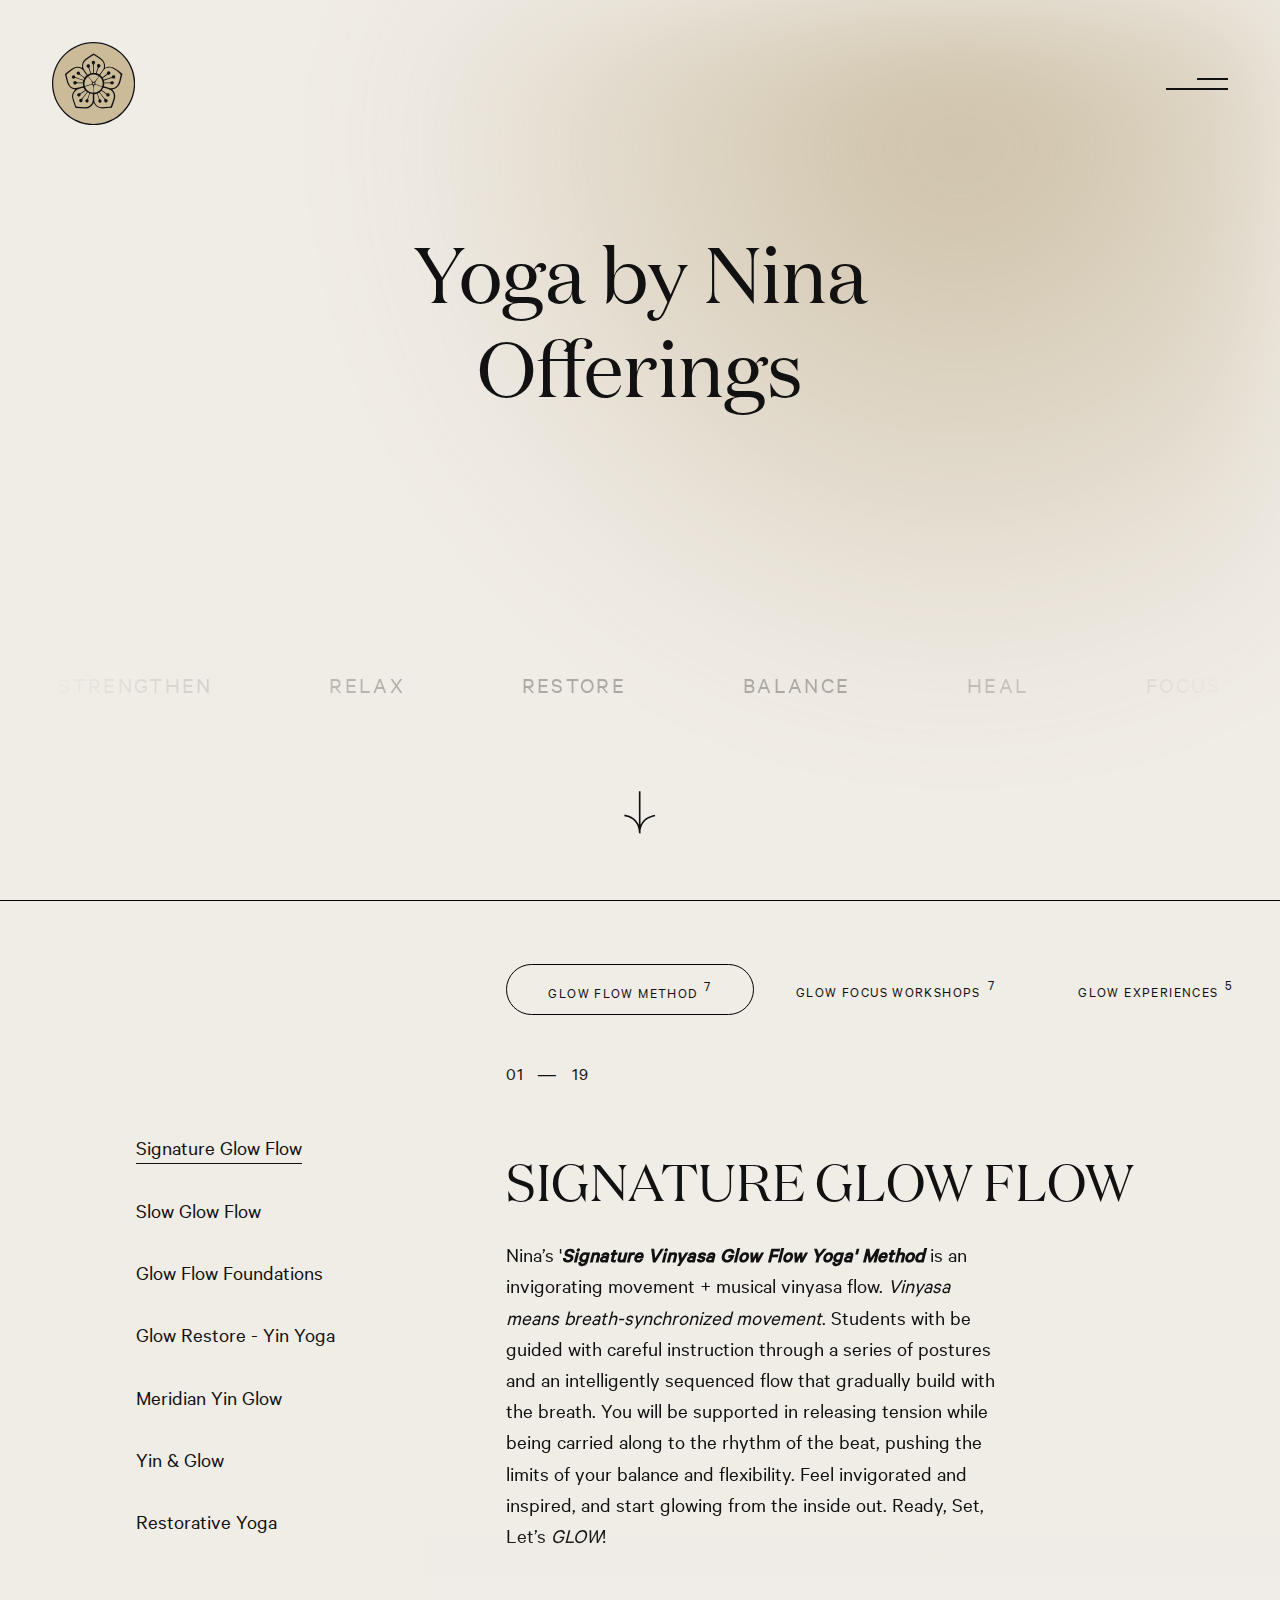
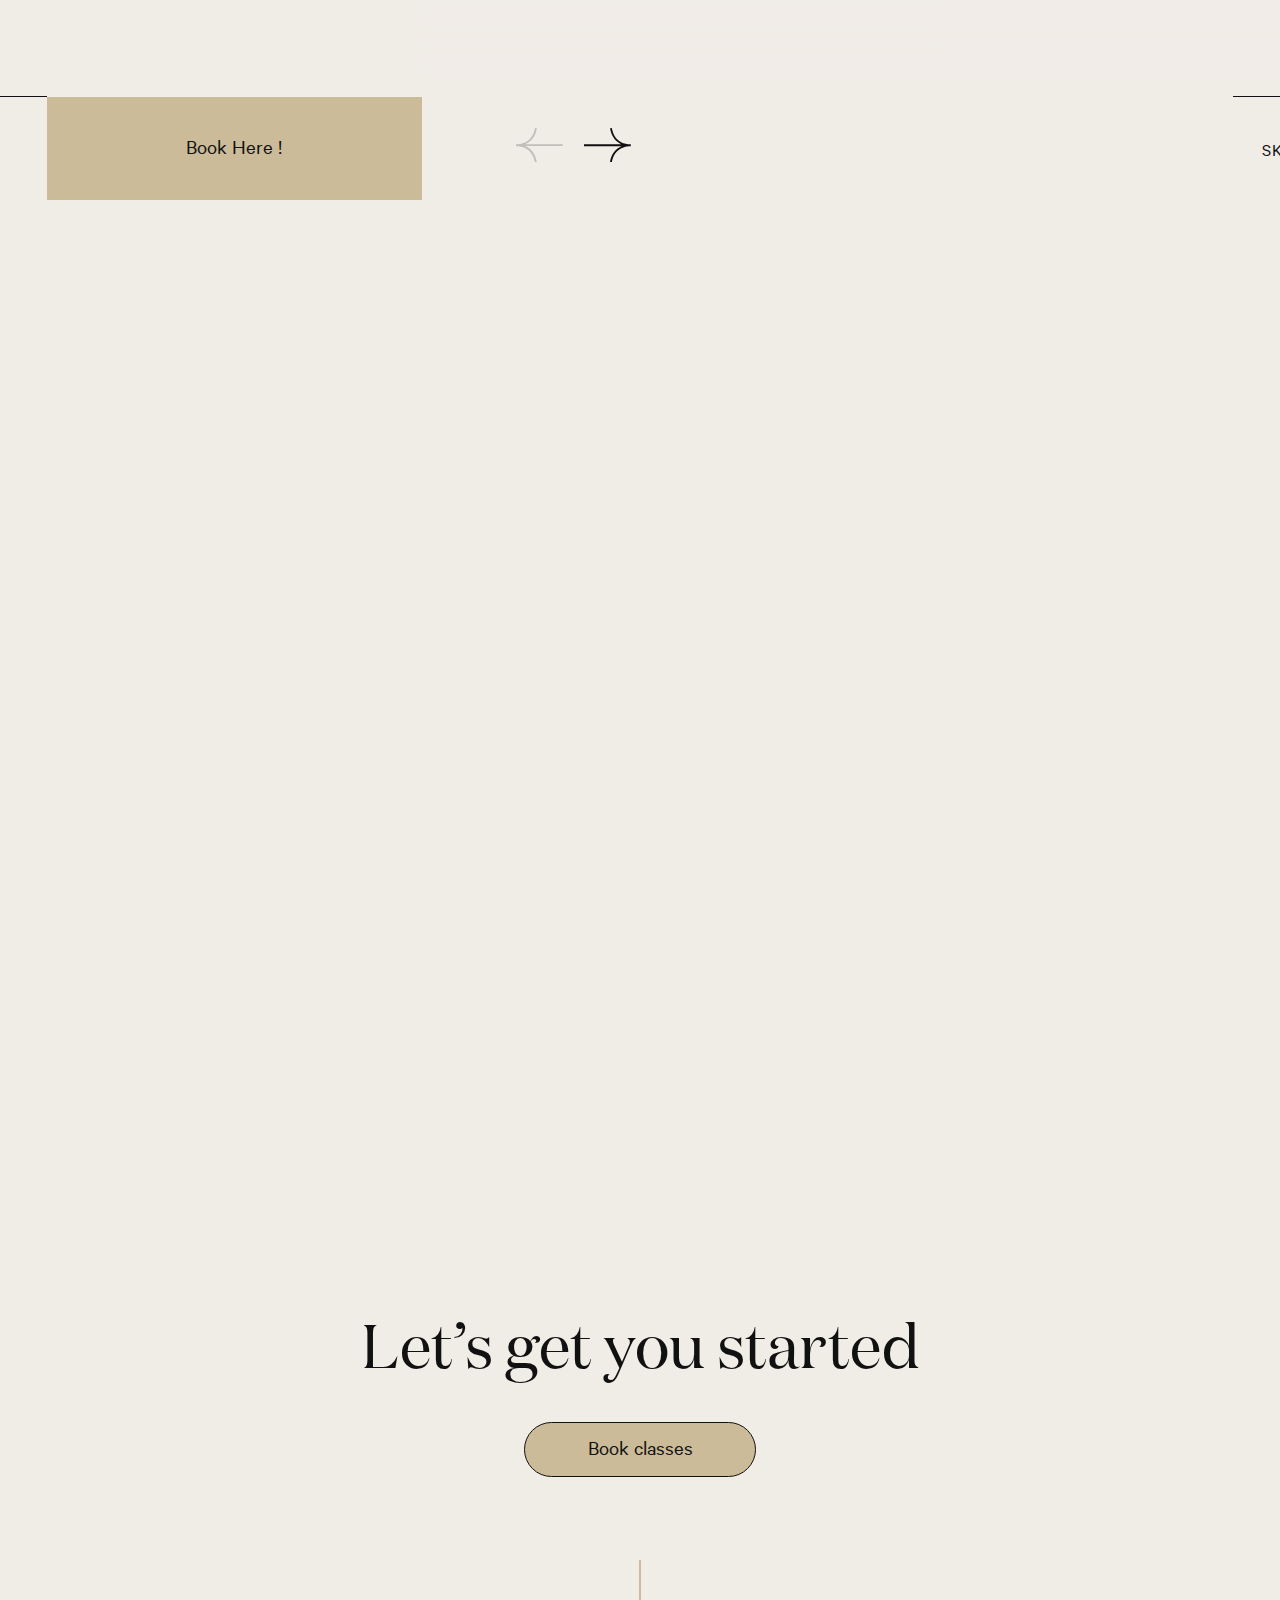
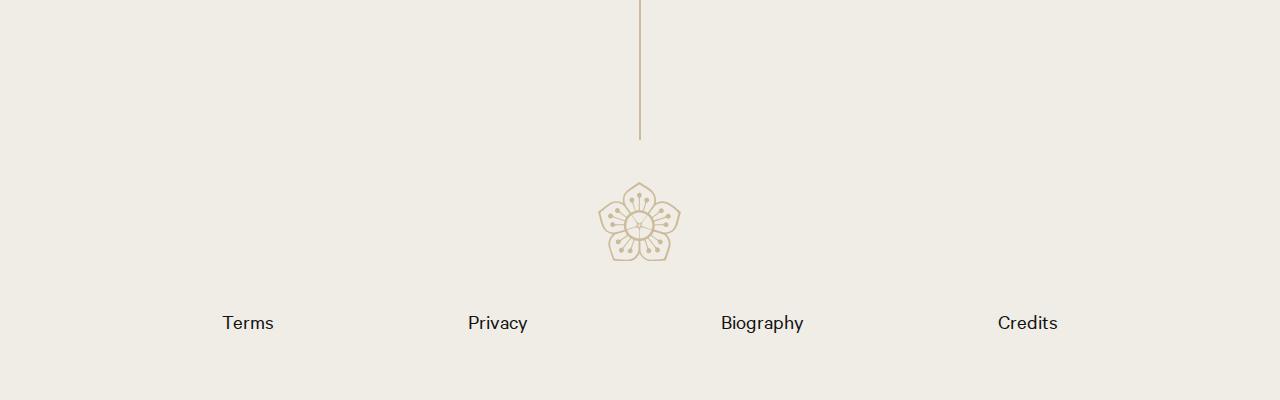
<file: classes.html>
﻿<!DOCTYPE html><!-- This site was created in Webflow. https://webflow.com --><!-- Last Published: Mon May 05 2025 08:28:01 GMT+0000 (Coordinated Universal Time) --><html data-wf-domain="www.yogabynina.com" data-wf-page="62cf14618951bb525802b896" data-wf-site="62cf14618951bb43f802b88c" lang="en"><head><meta charset="utf-8"><title>Offerings —  Glow Flow Yoga by Nina</title><meta content="Nina aims to make yoga accessible for everyone. Merging her unique backgrounds as a former Taekwondo Champion and K-Pop Recording Artist, Nina founded the ‘Glow Flow Yoga by Nina’ Method, designed to promote connection of mind, body, and spirit through carefully considered postures, movement and breath. The &#x27;Glow Flow Yoga by Nina&#x27; methodology promotes proper muscle activation, spinal alignment, mental focus, and flexibility - as cross between ancient practices of Yoga and Martial Arts, Pilates, and Sound Healing therapies. Known for her versatility, Nina’s classes range from a dynamic and powerful Signature Vinyasa Glow Flow,  to deeply relaxing and introspective Yin and Restorative Yoga practices." name="description"><meta content="Offerings —  Glow Flow Yoga by Nina" property="og:title"><meta content="Nina aims to make yoga accessible for everyone. Merging her unique backgrounds as a former Taekwondo Champion and K-Pop Recording Artist, Nina founded the ‘Glow Flow Yoga by Nina’ Method, designed to promote connection of mind, body, and spirit through carefully considered postures, movement and breath. The &#x27;Glow Flow Yoga by Nina&#x27; methodology promotes proper muscle activation, spinal alignment, mental focus, and flexibility - as cross between ancient practices of Yoga and Martial Arts, Pilates, and Sound Healing therapies. Known for her versatility, Nina’s classes range from a dynamic and powerful Signature Vinyasa Glow Flow,  to deeply relaxing and introspective Yin and Restorative Yoga practices." property="og:description"><meta content="https://cdn.prod.website-files.com/613fe00cfeef1d74a4cc3bdc/62c0d884a3ad0f5a2f078958_YogabyNina_OpenGraph.jpg" property="og:image"><meta content="Offerings —  Glow Flow Yoga by Nina" property="twitter:title"><meta content="Nina aims to make yoga accessible for everyone. Merging her unique backgrounds as a former Taekwondo Champion and K-Pop Recording Artist, Nina founded the ‘Glow Flow Yoga by Nina’ Method, designed to promote connection of mind, body, and spirit through carefully considered postures, movement and breath. The &#x27;Glow Flow Yoga by Nina&#x27; methodology promotes proper muscle activation, spinal alignment, mental focus, and flexibility - as cross between ancient practices of Yoga and Martial Arts, Pilates, and Sound Healing therapies. Known for her versatility, Nina’s classes range from a dynamic and powerful Signature Vinyasa Glow Flow,  to deeply relaxing and introspective Yin and Restorative Yoga practices." property="twitter:description"><meta content="https://cdn.prod.website-files.com/613fe00cfeef1d74a4cc3bdc/62c0d884a3ad0f5a2f078958_YogabyNina_OpenGraph.jpg" property="twitter:image"><meta property="og:type" content="website"><meta content="summary_large_image" name="twitter:card"><meta content="width=device-width, initial-scale=1" name="viewport"><meta content="Webflow" name="generator"><link href="62cf14618951bb43f802b88c/css/yoga-by-nina-prod.webflow.shared.dabaf43b4.min.css" rel="stylesheet" type="text/css"><script type="text/javascript">!function(o,c){var n=c.documentElement,t=" w-mod-";n.className+=t+"js",("ontouchstart"in o||o.DocumentTouch&&c instanceof DocumentTouch)&&(n.className+=t+"touch")}(window,document);</script><link href="62cf14618951bb43f802b88c/62cf14618951bbb0f802b8c7_YBN_favicon.png" rel="shortcut icon" type="image/x-icon"><link href="62cf14618951bb43f802b88c/62cf14618951bb1d1402b8ab_YBN_webclip.png" rel="apple-touch-icon"><style>
body .transition {display: block}
.w-editor .transition {display: none;}
.no-scroll-transition {overflow: hidden; position: relative;}
</style><link rel="stylesheet" href="npm/fullpage.js%404.0.9/dist/fullpage.min.css">
<link rel="stylesheet" href="npm/swiper/swiper-bundle.min.css"></head><body><div class="hide w-embed"><style>
*{
	-moz-osx-font-smoothing: grayscale;
	-webkit-font-smoothing: antialiased;
}

@media only screen and (min-width: 1536px){
	body {
		font-size: 1.625rem;
	}
}

@media only screen and (max-device-width: 480px) and (orientation: landscape){
	.device-rotate{
		display: flex;
	}
}

/*body {
  min-height: 100vh;
  min-height: -webkit-fill-available;
}

html {
  height: -webkit-fill-available;
}*/

::selection {
  color: #111111;
  background: #ccbb99;
}

.link::after, 
.text-style-link::after {
  content: '';
  position: absolute;
  width: 100%;
  height: 0.05em;
  bottom: -0.05em;
  left: 0;
  transform: scaleX(1);
  background-color: currentColor;
  transform-origin: bottom right;
  transition: transform 0.4s ease-out;
}
.link::after{
	transform: scaleX(0);
}
.link:hover::after, .link.is-active::after {
  transform: scaleX(1);
  transform-origin: bottom left;
}
.text-style-link:hover::after{
	transform: scaleX(0);
}
.classes-marquee__track{
	animation: marquee 48s infinite linear;
}
@keyframes marquee{
    0%		{transform: translateX(0)}
    100%	{transform: translateX(-100%)}
}
.nav__component, 
.scroll-down__component,
.book-trigger,
.classes-content__wipper{
	pointer-events: none;
}
.nav__menu-button, 
.nav__logo-link,
.nav__menu,
.about-intro__scroll-down
 {
	pointer-events: auto;
}

.book-studio.is-dark h1,
.book-private.is-dark h1,
.book-private.is-dark .currently-in__block,
.book-studio.is-dark .currently-in__block{
	color: #ccbb99;
}

.book-studio.is-dark .location-circle>div,
.book-private.is-dark .location-circle>div
{
	background-color: #ccbb99;
}

/* Hide scrollbar for Chrome, Safari and Opera */
.classes-window__slider::-webkit-scrollbar {
  display: none;
}

/* Hide scrollbar for IE, Edge and Firefox */
.classes-window__slider {
  -ms-overflow-style: none;  /* IE and Edge */
  scrollbar-width: none;  /* Firefox */
}
</style></div><div class="transition"><div class="transition-trigger"></div><div class="transition-content"></div></div><nav data-w-id="fc28b02d-5f63-b36b-0fab-3df50ba48db3" class="nav__component"><div class="navigation-padding"><div class="nav__container"><a href="index.htm" class="nav__logo-link w-inline-block"><div class="w-embed"><svg version="1.1" xmlns="http://www.w3.org/2000/svg" xmlns:xlink="http://www.w3.org/1999/xlink" x="0px" y="0px" viewbox="0 0 96 96">
<style type="text/css">
svg > path {
 transition: fill 0.4s ease-out;
}
.nav__logo-svg-gold {
	fill: #ccbb99;
}
.nav__logo-svg-black {
  fill: #111111;
}
</style>
<path id="logo_c" class="nav__logo-svg-gold" d="M48,94.5c25.7,0,46.5-20.8,46.5-46.5S73.7,1.5,48,1.5C22.3,1.5,1.5,22.3,1.5,48S22.3,94.5,48,94.5z"></path>
<path id="logo_s" class="nav__logo-svg-black" d="M48,96c-12.8,0-24.9-5-33.9-14.1C5,72.9,0,60.8,0,48s5-24.9,14.1-33.9C23.1,5,35.2,0,48,0s24.9,5,33.9,14.1
	C91,23.1,96,35.2,96,48s-5,24.9-14.1,33.9C72.9,91,60.8,96,48,96z M48,1.5C22.4,1.5,1.5,22.4,1.5,48S22.4,94.5,48,94.5
	S94.5,73.6,94.5,48S73.6,1.5,48,1.5z"></path>
<path id="logo_m" class="nav__logo-svg-black" d="M61.1,30c1-5.9-1.9-9.7-6.3-12.5c-2.3-1.5-4.5-2.9-6.8-4.3c-1,0.6-2,1.1-2.9,1.8c-2.3,1.5-4.5,3.1-6.7,4.7
	c-2.1,1.6-3.3,3.8-3.6,6.4c-0.2,1.2,0,2.4,0,3.6c-0.2,0-0.3,0-0.4,0c-4.1-2-8-1.4-11.5,1.2c-2.7,1.9-5.3,4-8,6.1
	c0.8,3.2,1.5,6.4,2.5,9.4c1.1,3.6,3.1,6.5,6.8,7.8c0.8,0.3,1.6,0.5,2.3,0.7c0,0.1,0,0.2,0,0.2c-0.1,0.2-0.2,0.4-0.4,0.5
	c-2.7,2.9-3.6,6.3-2.5,10c0.9,3.4,2.2,6.7,3.4,10.1c0.1,0.2,0.4,0.4,0.6,0.4c3.8,0.2,7.5,0.6,11.3,0.6c3.8,0,6.6-2,8.5-5.2
	c0.2-0.4,0.5-0.8,0.7-1.3c0.2,0.3,0.3,0.5,0.4,0.6c2.2,4,5.5,6,10.1,5.9c3.3-0.1,6.7-0.4,10-0.7c0.2,0,0.6-0.3,0.6-0.5
	c1.2-3.4,2.4-6.7,3.4-10.1c1-3.7,0.1-7.1-2.6-10c-0.2-0.2-0.3-0.4-0.4-0.7c5.2-0.9,8.1-4.1,9.4-8.9c0.8-3,1.5-5.9,2.3-8.9
	c-1.8-1.5-3.5-3-5.3-4.4C71.5,29.3,67,26.8,61.1,30z M38.7,21.3c2.7-2.3,5.9-4.1,8.9-6.1c0.2-0.2,0.8-0.1,1.1,0.1
	c2.7,1.8,5.6,3.4,8.1,5.4c3,2.4,3.8,5.8,2.9,9.5c-0.1,0.4-0.2,0.9-0.5,1.2c-1.5,2.1-2.9,4.1-4.5,6.2c-1-0.6-2.1-1.1-3.2-1.5
	c0.7-2.1,1.3-4.2,2.1-6.2c0.1-0.2,0.5-0.4,0.8-0.5c1.3-0.5,1.9-1.6,1.3-2.8c-0.5-1.1-1.9-1.4-2.9-0.8c-1,0.6-1.1,1.8-0.4,3
	c0.2,0.3,0.4,0.9,0.2,1.2c-0.5,1.7-1.2,3.4-1.7,5.2c-0.1,0.4-0.3,0.6-0.5,0.7c-0.6-0.1-1.3-0.2-1.9-0.2c-0.1-0.2-0.2-0.4-0.2-0.8
	c0-2.8,0-5.6,0-8.5c0-0.4,0.3-0.9,0.6-1.1c1.1-1,1.2-2.1,0.3-3.1c-0.8-0.8-2-0.8-2.8,0c-0.9,0.9-0.7,2.1,0.3,3.1
	c0.3,0.3,0.7,0.6,0.7,1c0,3.1,0,6.2,0,9.4c-0.8,0-1.6,0.1-2.3,0.3c-0.7-2.1-1.4-4.1-2-6.2c-0.1-0.3,0.1-0.7,0.3-1
	c0.7-1.1,0.6-2.3-0.5-2.9c-1-0.6-2.3-0.2-2.8,0.8c-0.6,1.1,0,2.3,1.2,2.8c0.4,0.2,0.9,0.6,1.1,1.1c0.7,1.8,1.3,3.7,1.9,5.7
	c-1.2,0.3-2.2,0.9-3.2,1.5c-1.6-2.9-4.4-4.9-5.1-8.4C35.6,26.2,36.3,23.3,38.7,21.3z M45.4,44.1c-1.1-1.6-2.2-3.1-3.4-4.7
	c3.3-2.6,8.8-2.5,12,0c-0.9,1.3-1.8,2.5-2.8,3.8c-0.2,0.3-0.4,0.5-0.6,0.8c-0.6,1-1.5,1.6-2.4,2.2c-0.1,0.1-0.3,0.1-0.5,0
	C46.9,45.7,46,45.1,45.4,44.1z M46.4,47.5c0,0.1-0.1,0.3-0.2,0.3c-0.7,0.6-1.5,1.1-2.4,1.3c-1.8,0.5-3.6,1.2-5.4,1.8
	c-0.1,0-0.2,0.1-0.4,0.1c-1.3-3.7,0.1-8.8,3.6-11.3c0.4,0.5,0.8,1.1,1.2,1.6c0.9,1.3,1.9,2.5,2.7,3.8C45.9,45.8,46.1,46.7,46.4,47.5
	z M49.7,47.3c0.3-1,0.7-1.9,1.3-2.7c1.2-1.5,2.3-3.1,3.5-4.7c3.3,2.3,4.9,7.2,3.5,11.3c-1.1-0.3-2.1-0.7-3.2-1
	c-0.5-0.2-1.1-0.4-1.6-0.5c-1.2-0.3-2.3-0.9-3.3-1.7C49.7,47.7,49.6,47.5,49.7,47.3z M19.7,48.6c-1.4-3.3-2.1-7-3-10.5
	c-0.1-0.3,0.1-0.8,0.4-1c2.6-2,5.1-4.2,7.8-6c3-1.9,6.3-1.7,9.4,0.1c0.7,0.4,1.3,1,1.8,1.6c1.4,1.8,2.7,3.7,4,5.6
	c-0.9,0.7-1.7,1.6-2.4,2.6c-1.7-1.3-3.4-2.6-5.1-3.9c-0.2-0.2-0.3-0.7-0.3-1c-0.1-1.3-1-2.2-2.1-2.1c-1.1,0.1-2,1.2-1.8,2.3
	c0.2,1.2,1.3,1.8,2.7,1.6c0.4-0.1,1,0,1.3,0.2c1.2,0.8,2.3,1.7,3.5,2.6c0.8,0.6,1.2,0.9,1.3,1.3c-0.3,0.6-0.6,1.2-0.9,1.9
	c0,0,0,0,0,0c-3-1-6-2-8.9-3.1c-0.3-0.1-0.5-0.5-0.6-0.8c-0.5-1.3-1.6-1.9-2.8-1.4c-1,0.5-1.5,1.7-0.9,2.7c0.6,1.1,1.9,1.3,3,0.5
	c0.3-0.2,0.8-0.3,1.1-0.2c2.9,0.9,5.8,1.9,8.7,2.9c0,0.1,0,0.1,0.1,0.1c-0.2,0.6-0.3,1.2-0.3,1.8c-0.3,0.4-0.8,0.4-1.9,0.4
	c-1,0-2.1,0-3.1,0c-1.1,0-2,0.1-2.8-1.1c-0.5-0.9-2-0.8-2.8,0c-0.7,0.8-0.7,2,0,2.7c0.7,0.8,2.2,0.9,2.8,0c0.6-0.9,1.4-0.9,2.2-0.9
	c1.8,0,3.6,0,5.5,0c0,0.1,0,0.1,0,0.2c0,1,0.1,2,0.3,2.9c0,0.2,0,0.4,0.1,0.6c-2.9,0.7-5.8,1.8-8.8,2C23.9,53.6,21,51.8,19.7,48.6z
	 M38,75.4c-2.9-0.1-5.8-0.4-8.7-0.6c-0.9-0.1-1.4-0.5-1.7-1.3c-0.9-2.9-2.1-5.7-2.9-8.6c-1-3.9,0.5-7.1,3.7-9.6
	c0.3-0.2,0.7-0.4,1-0.5c2.1-0.6,4.2-1.2,6.2-1.9c0.5-0.2,0.8-0.1,1,0.2c0.3,0.6,0.5,1.1,0.9,1.6c0.2,0.3,0.4,0.7,0.6,1
	c-1.8,1.2-3.5,2.4-5.3,3.5c-0.2,0.2-0.7,0.1-1,0c-1.3-0.4-2.4,0.2-2.7,1.3c-0.3,1.2,0.4,2.2,1.6,2.4c1.2,0.2,2.2-0.7,2.3-2.1
	c0-0.4,0.3-0.9,0.6-1.1c1.7-1.2,3.4-2.3,5.1-3.5c0.2,0.2,0.5,0.4,0.7,0.6c0.1,0.1,0.2,0.2,0.3,0.3c0.2,0.2,0.4,0.4,0.7,0.6
	c-2,2.6-3.9,5.1-5.9,7.6c-0.2,0.2-0.7,0.2-1,0.2c-1.3,0-2.2,0.9-2.1,2.1c0.1,1.2,1.1,2,2.3,1.8c1.2-0.2,1.8-1.3,1.5-2.6
	c-0.1-0.3-0.2-0.8,0-1.1c1.9-2.6,3.9-5.1,5.9-7.7c0.7,0.4,1.3,0.7,2,1.1c-0.7,2.1-1.4,4.2-2.2,6.3c-0.1,0.3-0.5,0.5-0.9,0.6
	c-1.3,0.5-1.9,1.6-1.4,2.8c0.4,1,1.7,1.4,2.6,0.9c1.1-0.5,1.4-1.8,0.7-3c-0.2-0.3-0.3-0.8-0.2-1.2c0.6-2,1.4-4,2.1-6.1
	c1.1,0.2,2.1,0.4,3.3,0.6c0,2-0.1,3.9,0,5.9C47.5,71.8,42.5,75.6,38,75.4z M47.8,57.9c0,0.2,0,0.4,0,0.6c-4.2,0-8.3-2.8-9.6-6.9
	c0.4-0.1,0.8-0.3,1.1-0.4c1.7-0.5,3.3-1.2,5-1.6c0.8-0.2,1.7-0.1,2.6-0.1c0.1,0,0.2,0.2,0.2,0.3c0.4,1.1,0.7,2.1,0.7,3.3
	C47.8,54.7,47.8,56.3,47.8,57.9z M47.8,49.1c-0.1-0.3-0.3-0.5-0.6-0.4c-0.2,0-0.4,0-0.7-0.1c0.9-0.4,1-1,0.6-1.9
	c0.7,0.7,1.3,0.7,2,0c-0.4,0.9-0.2,1.5,0.6,1.9c-0.9-0.1-1.5,0.2-1.7,1.1C47.9,49.5,47.8,49.3,47.8,49.1z M48.3,58.4
	c0-0.2,0-0.4,0-0.5c0-2-0.1-4,0-6c0-0.8,0.4-1.6,0.6-2.3c0-0.1,0.2-0.1,0.4-0.2c1-0.1,1.9,0,2.9,0.4c1.7,0.6,3.5,1.1,5.2,1.7
	c0.1,0,0.2,0.1,0.4,0.1C56.7,55.1,52.8,58.4,48.3,58.4z M71.3,64.2c-0.8,3.3-2.1,6.5-3.3,9.7c-0.1,0.4-0.8,0.8-1.3,0.8
	c-3.1,0.3-6.2,0.6-9.3,0.6c-3.8-0.1-6.5-2.1-8.1-5.6c-0.4-0.8-0.4-1.9-0.5-2.8c-0.1-2.2,0-4.3,0-6.5c1-0.2,2-0.4,3.2-0.6
	c0.7,2.1,1.5,4.1,2.1,6.2c0.1,0.3-0.1,0.7-0.3,1c-0.7,1.2-0.4,2.3,0.6,2.9c1,0.5,2.3,0.1,2.7-0.9c0.5-1.2-0.1-2.3-1.5-2.7
	c-0.3-0.1-0.7-0.3-0.8-0.6c-0.8-2-1.5-4.1-2.2-6.2c0.7-0.4,1.2-0.7,2-1.1c0.9,1.1,1.7,2.3,2.6,3.4c1,1.3,2,2.5,2.9,3.8
	c0.3,0.4,0.4,1,0.3,1.5c-0.3,1.3,0.3,2.4,1.5,2.6c1.2,0.2,2.2-0.5,2.3-1.7c0.1-1.2-0.7-2.1-2-2.2c-0.5,0-1.1-0.3-1.4-0.6
	c-1.9-2.3-3.7-4.7-5.6-7.2c0.6-0.5,1.1-1,1.7-1.6c1.8,1.2,3.6,2.4,5.3,3.6c0.2,0.2,0.4,0.6,0.4,0.8c0.1,1.5,1,2.4,2.3,2.2
	c1.1-0.2,1.9-1.2,1.6-2.4c-0.3-1.2-1.3-1.7-2.8-1.3c-0.3,0.1-0.7,0.1-0.9,0c-0.5-0.2-1-0.6-1.4-0.9c-1.3-0.9-2.6-1.8-3.9-2.6
	c0.2-0.4,0.4-0.7,0.5-1c0.3-0.4,0.5-0.9,0.8-1.4c0-0.1,0.1-0.1,0.1-0.2c0.1-0.2,0.6-0.4,0.8-0.4c2.4,0.7,4.8,1.2,7.1,2.2
	C70.1,56.4,72.2,60.7,71.3,64.2z M79.2,38.3c-0.8,3.2-1.4,6.5-2.6,9.5c-1.4,3.7-4.4,5.5-8.3,5.7c-0.4,0-0.8,0-1.2-0.1
	c-2.4-0.7-4.7-1.4-7.2-2.2c0-0.2,0-0.4,0.1-0.6c0.2-0.8,0.3-1.7,0.3-2.5c0,0,0,0,0,0c0-0.1,0-0.3,0-0.4c2.2,0,4.5,0,6.7,0
	c0.2,0,0.5,0.4,0.7,0.6c0.8,1,2.1,1.1,3,0.3c0.8-0.8,0.8-2.1-0.1-2.9c-0.9-0.8-2.1-0.6-3,0.4c-0.3,0.4-0.9,0.7-1.3,0.7
	c-2,0.1-4,0-6.1,0c0-0.1,0-0.1,0-0.2c-0.1-0.7-0.2-1.4-0.4-2c3.1-1,6.1-2.1,9.1-3.1c0.2-0.1,0.6,0.1,0.9,0.3c1.2,0.7,2.5,0.5,3-0.6
	c0.5-1,0.1-2.3-1-2.7c-1.2-0.5-2.2,0.1-2.7,1.4c-0.1,0.3-0.4,0.7-0.6,0.8c-2.9,1-5.9,2-8.9,3c-0.3-0.8-0.6-1.5-1-2.1
	c1.8-1.3,3.5-2.7,5.2-3.9c0.2-0.2,0.7,0,1,0c1.3,0.3,2.4-0.3,2.6-1.5c0.2-1.1-0.5-2.2-1.7-2.4c-1.2-0.2-2.1,0.7-2.2,2
	c-0.1,0.5-0.3,1.1-0.7,1.3c-1.5,1.3-3.1,2.4-4.8,3.6c-0.7-1-1.5-1.9-2.4-2.6c1.5-2.1,2.9-4.3,4.5-6.3c1.8-2.2,6.2-3,9.2-1.8
	c3.7,1.5,6.6,4.2,9.4,6.9C79.2,37.5,79.3,38,79.2,38.3z"></path>
</svg></div></a><a href="#" class="nav__menu-button w-inline-block"><div class="nav__menu-button-close"><div class="nav__menu-button-top-line-close"></div><div class="nav__menu-button-bottom-line-close"></div></div><div class="nav__menu-button-hover-ring"></div><div class="nav__menu-button-top-line"></div><div class="nav__menu-button-bottom-line"></div></a></div><div class="nav__menu"><div class="nav__menu-container"><div class="nav__menu-column-left"><div class="nav__menu-item"><a href="about.html" class="text-colour-gold w-inline-block"><div class="nav__menu-item-wrap"><div class="nav__menu-item-title"><h1 class="heading-xlarge">About</h1></div></div></a></div><div class="nav__menu-item"><a href="classes.html" aria-current="page" class="text-colour-gold w-inline-block w--current"><div class="nav__menu-item-wrap"><div class="nav__menu-item-title"><h1 class="heading-xlarge">Classes</h1></div></div></a></div><div class="nav__menu-item"><a href="contact.html" class="text-colour-gold w-inline-block"><div class="nav__menu-item-wrap"><div class="nav__menu-item-title"><h1 class="heading-xlarge">Contact</h1></div></div></a></div></div><div class="nav__menu-column-right"><div class="nav__menu-cta"><a href="book.html" class="button is-alt w-button">Book classes</a></div><div class="nav__menu-s-links"><a href="terms.html" class="text-colour-gold link">Terms</a><a href="privacy.html" class="text-colour-gold link">Privacy</a><a href="biography.html" class="text-colour-gold link">Biography</a><a id="w-node-_73577318-ec5d-18cd-388d-6db29467600c-0ba48db3" href="credits.html" class="text-colour-gold link">Credits</a></div></div></div></div></div><div class="device-rotate"><div class="device-rotate__icon w-embed"><svg version="1.1" xmlns="http://www.w3.org/2000/svg" viewbox="0 0 54 54">
<style type="text/css">
	.p-stroke{fill:none;stroke:currentColor;stroke-width:2;stroke-linejoin:round;}
</style>
<g>
	<path class="p-stroke" d="M43,21.7c1.7,3.5,2.1,7.4,1.4,11.1c-0.8,3.8-2.7,7.2-5.6,9.7c-2.9,2.5-6.5,4.1-10.3,4.4s-7.6-0.6-10.9-2.7
		c-3.2-2-5.7-5.1-7.1-8.7C9.1,32,8.9,28.1,10,24.4c1.1-3.7,3.3-6.9,6.4-9.2c3.1-2.3,6.8-3.6,10.6-3.5l8.2-0.1"></path>
	<path class="p-stroke" d="M35.7,11.5c-2.6-0.2-7.9-2.1-8.5-8.5"></path>
	<path class="p-stroke" d="M27.2,19.9c0.2-2.6,2.1-7.9,8.5-8.5"></path>
</g>
</svg></div><div>Please rotate your device.</div></div></nav><div class="page-wrapper"><div id="fullpage" class="main-wrapper"><div id="section-intro" class="section"><div data-scroll-section="1" class="section-classes-intro"><a href="#section-classes" class="classes-intro__scroll-down w-inline-block"><div class="w-embed"><svg version="1.0" xmlns="http://www.w3.org/2000/svg" xmlns:xlink="http://www.w3.org/1999/xlink" viewbox="0 0 47 64">
<style>.p-fill{fill: currentColor;}</style>
<path class="p-fill" d="M47,38.1l-0.2-1.3l-0.1-0.6l-0.1-0.6C33.8,37.9,27.8,44.7,24.9,51V0.3h-0.6H23h-0.6v50.9
	c-2.9-6.6-9-13.7-21.6-15.7l-0.2,1.3l-0.1,0.7l-0.1,0.6c19.5,3,21.9,18.7,22.1,23.9c-0.1,1.2,0,1.8,0,1.9l0.6-0.1h0.3l1.6,0.1
	c0,0,0-0.4,0-1v-1.7C25.3,55.4,28.1,41.5,47,38.1z"></path>
</svg></div></a><div class="page-padding"><div class="container-large"><div class="classes-intro__glow"></div><div class="classes-intro__heading"><h1 class="heading-large">Yoga by Nina<br>Offerings</h1></div><div class="classes-marquee__wrapper"><div class="classes-marquee__wipper"></div><div class="classes-marquee__wipper is-right"></div><div class="classes-marquee__track"><div class="classes-marquee__comp"><div class="classes-marquee__item">Strengthen</div><div class="classes-marquee__item">Relax</div><div class="classes-marquee__item">Restore</div><div class="classes-marquee__item">Balance</div><div class="classes-marquee__item">Heal</div><div class="classes-marquee__item">Focus</div></div><div class="classes-marquee__comp"><div class="classes-marquee__item">Strengthen</div><div class="classes-marquee__item">Relax</div><div class="classes-marquee__item">Restore</div><div class="classes-marquee__item">Balance</div><div class="classes-marquee__item">Heal</div><div class="classes-marquee__item">Focus</div></div></div></div></div></div></div></div><div id="section-classes" class="section"><div class="section-classes-window"><div class="container-xlarge"><div data-w-id="dcc00ed5-bf18-4059-da8d-6b2f1ada79e0" class="classes-window__layout"><div id="w-node-_32e000dd-8612-f566-e79f-fa6eb5a6d5f1-5802b896" class="classes-window__sidebar"><div id="w-node-_6da1e2b5-9846-a6cc-17b3-888b968941e6-5802b896" class="sidebar-list__wrapper"><div class="w-dyn-list"><div role="list" class="classes-group__items-list w-dyn-items"><div role="listitem" class="classes-menu__item w-dyn-item"><a href="#" class="link">Signature Glow Flow</a><div class="hide w-embed"><div class="hash" data-slide="signature-glow-flow" data-group="glow-flow-yoga"></div></div></div><div role="listitem" class="classes-menu__item w-dyn-item"><a href="#" class="link">Slow Glow Flow</a><div class="hide w-embed"><div class="hash" data-slide="slow-glow-flow" data-group="glow-flow-yoga"></div></div></div><div role="listitem" class="classes-menu__item w-dyn-item"><a href="#" class="link">Glow Flow Foundations</a><div class="hide w-embed"><div class="hash" data-slide="glow-flow-foundations" data-group="glow-flow-yoga"></div></div></div><div role="listitem" class="classes-menu__item w-dyn-item"><a href="#" class="link">Glow Restore - Yin Yoga</a><div class="hide w-embed"><div class="hash" data-slide="glow-restore-yin-yoga" data-group="glow-flow-yoga"></div></div></div><div role="listitem" class="classes-menu__item w-dyn-item"><a href="#" class="link">Meridian Yin Glow</a><div class="hide w-embed"><div class="hash" data-slide="meridian-yin-yoga" data-group="glow-flow-yoga"></div></div></div><div role="listitem" class="classes-menu__item w-dyn-item"><a href="#" class="link">Yin &amp; Glow </a><div class="hide w-embed"><div class="hash" data-slide="yin-glow" data-group="glow-flow-yoga"></div></div></div><div role="listitem" class="classes-menu__item w-dyn-item"><a href="#" class="link">Inversion Glow Focus</a><div class="hide w-embed"><div class="hash" data-slide="inversion-glow-focus" data-group="glow-focus-workshops"></div></div></div><div role="listitem" class="classes-menu__item w-dyn-item"><a href="#" class="link">Balance Glow Focus</a><div class="hide w-embed"><div class="hash" data-slide="balance-glow-focus" data-group="glow-focus-workshops"></div></div></div><div role="listitem" class="classes-menu__item w-dyn-item"><a href="#" class="link">Back Bend/Care Glow Focus</a><div class="hide w-embed"><div class="hash" data-slide="back-bend-care-glow-focus" data-group="glow-focus-workshops"></div></div></div><div role="listitem" class="classes-menu__item w-dyn-item"><a href="#" class="link">Hips &amp; Booty Glow Focus</a><div class="hide w-embed"><div class="hash" data-slide="hips-booty-glow-focus" data-group="glow-focus-workshops"></div></div></div><div role="listitem" class="classes-menu__item w-dyn-item"><a href="#" class="link">Stability Glow Focus</a><div class="hide w-embed"><div class="hash" data-slide="stability-glow-focus" data-group="glow-focus-workshops"></div></div></div><div role="listitem" class="classes-menu__item w-dyn-item"><a href="#" class="link">Flexibility Glow Focus</a><div class="hide w-embed"><div class="hash" data-slide="flexibility-glow-focus" data-group="glow-focus-workshops"></div></div></div><div role="listitem" class="classes-menu__item w-dyn-item"><a href="#" class="link">Private Yoga Lessons</a><div class="hide w-embed"><div class="hash" data-slide="private-yoga-lessons" data-group="glow-experiences-events"></div></div></div><div role="listitem" class="classes-menu__item w-dyn-item"><a href="#" class="link">Glow on the Water</a><div class="hide w-embed"><div class="hash" data-slide="glow-on-the-water" data-group="glow-experiences-events"></div></div></div><div role="listitem" class="classes-menu__item w-dyn-item"><a href="#" class="link">Restorative Yoga</a><div class="hide w-embed"><div class="hash" data-slide="restorative-yoga" data-group="glow-flow-yoga"></div></div></div><div role="listitem" class="classes-menu__item w-dyn-item"><a href="#" class="link">Arm Balance + Inversion Focus</a><div class="hide w-embed"><div class="hash" data-slide="arm-balance-inversion-focus" data-group="glow-focus-workshops"></div></div></div><div role="listitem" class="classes-menu__item w-dyn-item"><a href="#" class="link">Esoteric Acupuncture Sound Glow</a><div class="hide w-embed"><div class="hash" data-slide="esoteric-acupuncture-sound-glow" data-group="glow-experiences-events"></div></div></div><div role="listitem" class="classes-menu__item w-dyn-item"><a href="#" class="link">Reiki Healing Sound Bath </a><div class="hide w-embed"><div class="hash" data-slide="reiki-healing-sound-bath" data-group="glow-experiences-events"></div></div></div><div role="listitem" class="classes-menu__item w-dyn-item"><a href="#" class="link">Sanctuary Soul Sessions</a><div class="hide w-embed"><div class="hash" data-slide="sanctuary-soul-sessions" data-group="glow-experiences-events"></div></div></div></div></div></div><div style="-webkit-transform:translate3d(0, 0, 0) scale3d(0, 1, 1) rotateX(0) rotateY(0) rotateZ(0) skew(0, 0);-moz-transform:translate3d(0, 0, 0) scale3d(0, 1, 1) rotateX(0) rotateY(0) rotateZ(0) skew(0, 0);-ms-transform:translate3d(0, 0, 0) scale3d(0, 1, 1) rotateX(0) rotateY(0) rotateZ(0) skew(0, 0);transform:translate3d(0, 0, 0) scale3d(0, 1, 1) rotateX(0) rotateY(0) rotateZ(0) skew(0, 0)" class="black-line-hor"></div><div class="classes-window__cta"><a href="book.html" class="button is-expand w-button">Book Here !</a></div></div><div style="-webkit-transform:translate3d(0, 0, 0) scale3d(null, 0, 1) rotateX(0) rotateY(0) rotateZ(0) skew(0, 0);-moz-transform:translate3d(0, 0, 0) scale3d(null, 0, 1) rotateX(0) rotateY(0) rotateZ(0) skew(0, 0);-ms-transform:translate3d(0, 0, 0) scale3d(null, 0, 1) rotateX(0) rotateY(0) rotateZ(0) skew(0, 0);transform:translate3d(0, 0, 0) scale3d(null, 0, 1) rotateX(0) rotateY(0) rotateZ(0) skew(0, 0)" class="black-line-vert"></div><div id="section-classes-window" class="classes-window__main"><div id="w-node-_8fbdc8e7-9b0b-9c23-466b-879479034bef-5802b896" class="classes-window__header"><div id="w-node-_699f59e5-8837-bfaf-cecd-8e985cc3a8f2-5802b896" class="w-dyn-list"><div id="cat-menu" role="list" class="classes-window__header-titles w-dyn-items"><div role="listitem" class="w-dyn-item"><a href="#" class="classes-group w-inline-block"><div>Glow Flow Method</div><div class="classes-group__count">2</div><div class="hide w-embed"><div class="hash" data-group="glow-flow-yoga"></div></div></a></div><div role="listitem" class="w-dyn-item"><a href="#" class="classes-group w-inline-block"><div>Glow Focus Workshops</div><div class="classes-group__count">2</div><div class="hide w-embed"><div class="hash" data-group="glow-focus-workshops"></div></div></a></div><div role="listitem" class="w-dyn-item"><a href="#" class="classes-group w-inline-block"><div>Glow Experiences </div><div class="classes-group__count">2</div><div class="hide w-embed"><div class="hash" data-group="glow-experiences-events"></div></div></a></div></div></div><div class="calsses-window__counter"><div class="classes-count__actual">01</div><div> ― </div><div class="classes-count__total">00</div></div></div><div id="w-node-_92867068-60fa-0961-d76c-4758e8dcfb72-5802b896" class="classes-window__slider-wrapper"><div class="classes-content__wipper"></div><div class="classes-window__slider w-dyn-list"><div role="list" class="swiper-wrapper w-dyn-items"><div role="listitem" class="swiper-slide w-dyn-item"><div class="hide w-embed"><div class="hash" data-hash="signature-glow-flow" data-cat="glow-flow-yoga"></div></div><div class="class-item"><h1 class="class-title">Signature Glow Flow</h1><div class="class__description"><div class="w-richtext"><p>Nina’s &#x27;<strong><em>Signature Vinyasa Glow Flow Yoga&#x27; Method</em></strong><em> </em>is an invigorating movement + musical vinyasa flow. <em>Vinyasa means breath-synchronized movement</em>. Students with be guided with careful instruction through a series of postures and an intelligently sequenced flow that gradually build with the breath. You will be supported in releasing tension while being carried along to the rhythm of the beat, pushing the limits of your balance and flexibility. Feel invigorated and inspired, and start glowing from the inside out. Ready, Set, Let’s <em>GLOW</em>!</p></div></div></div></div><div role="listitem" class="swiper-slide w-dyn-item"><div class="hide w-embed"><div class="hash" data-hash="slow-glow-flow" data-cat="glow-flow-yoga"></div></div><div class="class-item"><h1 class="class-title">Slow Glow Flow</h1><div class="class__description"><div class="w-richtext"><p><strong><em>Slow Glow Flow</em> </strong>is a gentler, more mild version of the <em>Signature Glow Flow</em> practice which focuses on approaching yoga in a slow and deliberate manner. This practice promotes mindfulness while refining the focus on proper engagement of muscles and body alignment. Perfect for getting out of your head into your body. You&#x27;ll be led to match breath to postures, creating a steady hypnotic rhythm to a calming soundtrack. Find yourself gently building your balance, flexibility, and self-confidence. Relieve your stresses and leave refreshed and relaxed and start <em>GLOW</em>-ing from the inside out!</p></div></div></div></div><div role="listitem" class="swiper-slide w-dyn-item"><div class="hide w-embed"><div class="hash" data-hash="glow-flow-foundations" data-cat="glow-flow-yoga"></div></div><div class="class-item"><h1 class="class-title">Glow Flow Foundations</h1><div class="class__description"><div class="w-richtext"><p>Brand new to the concept of yoga? <strong><em>Glow Foundations</em></strong> is perfect for those new to yoga or those wanting to refresh their knowledge on the basics. Nina will help you understand some basic knowledge of yoga and go over foundational postures and the fundamentals of breathing and alignment to help you join any yoga class. You will be guided in detail through each step. Like the foundations of a building, the sturdiness of a yoga posture depends on the quality of it’s base. So let’s start building from the ground up and start <em>GLOW</em>-ing up! Perfect for absolute beginners who don&#x27;t want to be in a group setting and want to start privately.</p><p>‍</p></div></div></div></div><div role="listitem" class="swiper-slide w-dyn-item"><div class="hide w-embed"><div class="hash" data-hash="glow-restore-yin-yoga" data-cat="glow-flow-yoga"></div></div><div class="class-item"><h1 class="class-title">Glow Restore - Yin Yoga</h1><div class="class__description"><div class="w-richtext"><p><strong><em>GLOW RESTORE - Yin Yoga</em></strong> is combination of <em>Yin Yoga</em> and <em>Restorative Yoga</em>. </p><p>Join Yoga by Nina’s unique hybrid method of Yin Yoga &amp; Restorative Yoga with energetic activation.</p><p>This practice is focused on 3 pillars: flexibility, mindfulness, and subtle energy. Nina harnesses her 14 year background in the martial arts along with Yin Yoga and Restorative Yoga postures that incorporate meridian theory and acupressure points which stimulates the release of blocked energies stored in connective tissue for optimal physical health.<br></p><p>We begin our practice by challenging our flexibility, engaging in a series of active Yin Yoga movements designed to release (stretch &amp; thicken) our connective tissues and improve joint mobility. Throughout these movements, we also hone meditative mindfulness skills that can be transferred from the mat to our everyday lives. </p><p>Transitioning into the Restorative Yoga portion of the practice, our focus shifts to the complete release of mind-body tension and healing the nervous system by dropping into the parasympathetic nervous system. We utilize supportive props and longer holds to create a sense of calm that triggers our body’s healing mechanisms.</p><p>This hybrid practice will leave you feeling decompressed, relaxed, and GLOW-ing from the inside out.</p><p>*This class is offered w/ or w/o a Sound Bath.<br></p></div></div></div></div><div role="listitem" class="swiper-slide w-dyn-item"><div class="hide w-embed"><div class="hash" data-hash="meridian-yin-yoga" data-cat="glow-flow-yoga"></div></div><div class="class-item"><h1 class="class-title">Meridian Yin Glow</h1><div class="class__description"><div class="w-richtext"><p><strong><em>Meridian Yin Glow</em></strong> brings the focus of a Yin Yoga practice on the energetic level, activating and dispersing the Qi or Prana (life-force energy) through the various meridian lines of the body. </p><p>You will trace through acupressure points that correlate to a certain Yin meridian organ and their Yang counterpart. <em>Meridian Yin</em> <em>Yoga</em> is practiced sitting or lying on the floor. The pace is slow, so you need to wear comfortable clothes and consider keeping your socks on. Please prepare yoga blocks, a strap, a blanket or towel, and either a yoga bolster or cushions and pillows.</p><p>Start<em> GLOW</em>-ing from the inside,out!</p></div></div></div></div><div role="listitem" class="swiper-slide w-dyn-item"><div class="hide w-embed"><div class="hash" data-hash="yin-glow" data-cat="glow-flow-yoga"></div></div><div class="class-item"><h1 class="class-title">Yin &amp; Glow </h1><div class="class__description"><div class="w-richtext"><p>This <strong><em>Yin &amp; Glow</em></strong> practice is divided into two parts. <em>Yin Yoga</em> consists of long passive holds to access connective (yin) tissue – ie. fascia, tendons, and ligaments. You will be supported in releasing tension held in the body and mind and in unwinding knots of energy that can result in chronic stress, anxiety, fatigue, or feeling fragmented and disconnected. The pace is slow, so wear comfortable clothes and consider keeping your socks on. </p><p>The second half of class is an active practice, focusing on muscle activation, blood flow, strength, and stamina. The combination of both <em>Yin</em> and <em>Yang</em> is needed to keep joints healthy, to come into balance, and to stay in optimal condition. You will be guided through a light flow to re-circulate stored energy, prana, or qi that was released in the first half of class. </p><p>Start <em>GLOW</em>-ing from the inside, out. Ready, Set, Let&#x27;s <em>GLOW!</em></p></div></div></div></div><div role="listitem" class="swiper-slide w-dyn-item"><div class="hide w-embed"><div class="hash" data-hash="inversion-glow-focus" data-cat="glow-focus-workshops"></div></div><div class="class-item"><h1 class="class-title">Inversion Glow Focus</h1><div class="class__description"><div class="w-richtext"><p>What are inversions? It’s the secret to youthfulness. 😉 It’s finding the delicate balance between weight distribution and the structure of the pose where the head is below the heart. Inverted positions in yoga alter the blood flow (including lymphatic drainage) and flow of cerebrospinal fluid (CSF). If there is increased blood flow to the area, there will be increased bioavailability of oxygen and glucose – the two most important metabolic substrates for the brain. Cells bathed in a solution that is rich in factors required for the creation of neurotransmitters (like norepinephrine, dopamine, and serotonin) will be better able to produce these chemicals. So let’s fight our fears, challenge our perspectives, and flip upside-down!</p></div></div></div></div><div role="listitem" class="swiper-slide w-dyn-item"><div class="hide w-embed"><div class="hash" data-hash="balance-glow-focus" data-cat="glow-focus-workshops"></div></div><div class="class-item"><h1 class="class-title">Balance Glow Focus</h1><div class="class__description"><div class="w-richtext"><p>Balance is a learned skill. In order to improve balance, we must challenge it. Physically, balancing teaches us to tap into the deep muscles that coordinate the separate parts of the body into an integrated whole. Mentally and emotionally, it helps us develop a keener focus as well as the ability to keep an even keel despite the inevitable wobbles that arise in life. We’ll be challenging our balance every step of the way starting from the base - focusing on standing postures that improve your sensory awareness in your feet. Similarly, learning how to use your hands for efficient weight-bearing is not only helpful in yoga arm balances, but in any action that requires thoughtful awareness of your shoulders, arms, and hands. When we have a mindful connection to our base, we feel more stable and grounded, better equipped to deal with the fluctuations of life. Practice balancing the physical body and watch what happens in the rest of your life! </p></div></div></div></div><div role="listitem" class="swiper-slide w-dyn-item"><div class="hide w-embed"><div class="hash" data-hash="back-bend-care-glow-focus" data-cat="glow-focus-workshops"></div></div><div class="class-item"><h1 class="class-title">Back Bend/Care Glow Focus</h1><div class="class__description"><div class="w-richtext"><p>WANT MORE FROM YOUR BACKBENDS?</p><p>For most of us, backbends can be quite emotionally and physically challenging. They&#x27;re the opposite action of our everyday activities such as texting, driving, sitting at our computers, and bending forward to pick up kids. By the time a person is in midlife and/or into their senior years, chronic health conditions, structural misalignments and pain are common. One of the top reasons people begin a Yoga practice is to help with their low back pain. Low back pain can be caused by a myriad of structural issues and/or spinal injuries and therefore, not all Yoga Poses are appropriate or therapeutic. Thus, it’s imperative to be educated on the proper biomechanics needed to support and not aggravate these conditions. Backbends are extremely important partly because they reverse habitual motions. They open up space, energize, and restore balance to our bodies and our lives.</p><p>Nina includes ways to support those with current back challenges and education towards the prevention of future injury. Nina has packed many years of experience into this intensive 2-hour workshop. Her studies on the anatomical structure of the body, as well well as her own low back issues has given her a wealth of knowledge.</p><p>In this 2 hour workshop you&#x27;ll learn how to use and integrate your muscles to keep you safe and strong in backbends. Starting with simple actions, Nina will teach you the important but usually overlooked details on how to access the upper back and how to open the front of the body with care. Then we&#x27;ll build on these basics to take you deeper into your backbends.</p><p>The Benefits of Back bends:</p><p>• Improves flexibility and mobility of the spine</p><p>• Energizes and unblocks the energetic channels of the chest, heart and the spine</p><p>• Back bends are probably the most misunderstood group of yoga poses, when practiced incorrectly or without intelligence they can create the sensation of tension and compression in the vertebrae of the spine, instead of length, extension, and heart opening that intelligent backbends create. If backbends are not a very popular part of your practice, then we encourage you to join this workshop.</p><p>• &quot;Learn to love back bends&quot; we will be working the body through intelligent openings, sequences and stretches using yoga props so that backbends become much more accessible and actually start to feel good!</p><p>• Who should join: YOU! Everyone can benefit from the practice of back bends and there invigorating effects</p><p>This Workshop is for you if:</p><p>• You wake up stiff or sore in the morning bending over is painful or challenging</p><p>• You spend any time during the year with your back on ice your back hurts regularly</p><p>• You’ve been to other practitioners for your back and you still have pain</p><p>In this Workshop, you will learn how to:</p><p>• Decrease your back and neck pain almost immediately</p><p>• Bend in a way that does not hurt your back or neck</p><p>• Stop re-injuring your back</p><p>• Sit comfortably at your computer for hours</p><p>• Identify the 3 key elements you need to know in order to make your pain go away permanently</p><p>• Get an action plan for your unique situation</p><p>Topics Covered:</p><p>• What are the anatomical components of a backbend?</p><p>• How do you identify your specific anatomical issue?</p><p>• What techniques can you apply to your own backbend?</p><p>• How much time do you need to spend in backbends?</p><p>• What practical preparations address your restrictions?</p><p>Investment:</p><p>Pre-registration (Before April 27th): $50</p><p>Day of workshop (April 27th): $65</p><p>Mats are NOT included, but are available to rent for $2, or you can bring your own.</p><p><a href="https://www.mindbodyhum.com/events/glow-focus---back-bend-back-care-workshop">https://www.mindbodyhum.com/events/glow-focus---back-bend-back-care-workshop</a></p><p>‍</p><p>‍</p></div></div></div></div><div role="listitem" class="swiper-slide w-dyn-item"><div class="hide w-embed"><div class="hash" data-hash="hips-booty-glow-focus" data-cat="glow-focus-workshops"></div></div><div class="class-item"><h1 class="class-title">Hips &amp; Booty Glow Focus</h1><div class="class__description"><div class="w-richtext"><p>Work on activating and tightening the biggest muscle group in our body, our glutes! Since tight hips and knee pain directly correlate to weak glutes, another main focus of this class is to open and release the hip flexors – an area that houses past emotional trauma. So, let’s work it out and let it go, all in one class.</p></div></div></div></div><div role="listitem" class="swiper-slide w-dyn-item"><div class="hide w-embed"><div class="hash" data-hash="stability-glow-focus" data-cat="glow-focus-workshops"></div></div><div class="class-item"><h1 class="class-title">Stability Glow Focus</h1><div class="class__description"><div class="w-richtext"><p>The core consists of muscles connecting the spine and pelvis. More specifically, the key muscles here include the deepest abdominal layer <em>(transverse abdominis)</em>, the deepest back muscles <em>(multifidi)</em>, the iliopsoas linking the spine and pelvis to each femur <em>(thighbone)</em>, and the quadratus lumborum, which provides lateral support on either side of the lumbar spine. This fun and invigorating class combines dynamic movements and steady holds with emphasis on core stability to build and maintain a strong foundation essential to strengthening a yoga practice. This class also includes detoxification techniques as well as some back exercises.</p></div></div></div></div><div role="listitem" class="swiper-slide w-dyn-item"><div class="hide w-embed"><div class="hash" data-hash="flexibility-glow-focus" data-cat="glow-focus-workshops"></div></div><div class="class-item"><h1 class="class-title">Flexibility Glow Focus</h1><div class="class__description"><div class="w-richtext"><p>In yoga, <em>Flexibility</em> is an attitude! This class takes you through a series of yoga postures and movements working toward difficult poses to help you open into a more flexible mind and body – targeting the hips, hamstrings, quads, glutes, and spine. You will practice how to mindfully breathe through the inflexible spaces to create more space and open the body in ways you never knew you could!</p></div></div></div></div><div role="listitem" class="swiper-slide w-dyn-item"><div class="hide w-embed"><div class="hash" data-hash="private-yoga-lessons" data-cat="glow-experiences-events"></div></div><div class="class-item"><h1 class="class-title">Private Yoga Lessons</h1><div class="class__description"><div class="w-richtext"><p><strong><em>Private Yoga Lessons</em></strong><em> include Yoga Therapy</em> which is a type of therapy that draws on yoga exercises, practices, and philosophies, to improve mental and physical health. While the practice of yoga is commonly associated with stress-relief, <em>Yoga Therapy</em> can be helpful in the treatment of several other conditions in both mental health and physical rehabilitation. It may be recommended to you by a healthcare professoinal in combination with another type of therapy. Nina focuses on your specific injury and/or condition and assesses the body to realign the whole intergration of body/energy healing. This form of therapy draws on Yogic principles and practices, such as physical yoga postures, meditation, breathing techniques, relaxation exercises, and acupressure to improve overall well-being. The treatment plan and techniques used in <em>Yoga Therapy</em> can vary based on your age, physical ability, and unique needs.</p><p>* Yoga Therapy sessions are booked as a 10 or 20 pack bundle to carefully assess progression. </p></div></div></div></div><div role="listitem" class="swiper-slide w-dyn-item"><div class="hide w-embed"><div class="hash" data-hash="glow-on-the-water" data-cat="glow-experiences-events"></div></div><div class="class-item"><h1 class="class-title">Glow on the Water</h1><div class="class__description"><div class="w-richtext"><p><strong><em>Glow on the Water</em></strong> - Sunset Yoga at The Olympic Sculpture Park is an exclusive yoga class suitable for all levels of yogis. Nina&#x27;s specially designed &#x27;Glow Flow Yoga&#x27; Method offers a refreshing and rejuvenating yoga practice under the warm rays of the sun and the gentle breezes of the Pacific Northwest. Held at the Olympic Sculpture Park, the class offers a stunning view of Elliott Bay and the Puget Sound. Bring your yoga props, a hat, sunscreen, sunglasses, and H2O, and elevate your yoga experience with this unique outdoor yoga class today! Taking your practice outdoors has never been more immersive and more beautiful than this specific location.</p><p>These outdoor classes at The Olympic Sculpture Park are offered during the Summers ONLY</p><p>See you during SEATTLE SUMMER 2025!</p></div></div></div></div><div role="listitem" class="swiper-slide w-dyn-item"><div class="hide w-embed"><div class="hash" data-hash="restorative-yoga" data-cat="glow-flow-yoga"></div></div><div class="class-item"><h1 class="class-title">Restorative Yoga</h1><div class="class__description"><div class="w-richtext"><p><strong><em>Restorative Yoga</em></strong> is suitable for practitioners of all levels. By definition,<em> Restorative yoga</em> is a restful practice thaor a longer duration using props like yoga blocks, blankets, and bolsters. After you&#x27;re set up in a pose with all your props, you will hold the pose for an extended period, sometimes for 10 or 20 minutes. In these passive poses, the focus is on ease and release. You may even fall asleep. This can be a sign that the nervous system is recalibrating to a &quot;rest and digest&quot; state versus &quot;fight or flight.&quot; It is a practice of deep relaxation that emphasizes the meditative aspect of yoga—the union of body and mind. </p><p>When the body enters a state of relaxation the mind can also consciously relax as tension is released from both body and mind. The only work that&#x27;s required on your part during a restorative yoga practice is to pay attention to your breath and become aware of any sensations or thoughts that may arise.</p><p>At the end of the session, your body will feel completely relaxed and restored.</p><p>The pace is slow, so you need to wear comfortable clothes and consider keeping your socks on. You may cocoon yourself in blankets for extra warmth and coziness. Please prepare yoga blocks, a yoga bolster/cushions/pillows, a strap, and a blanket or towel.</p><p>‍</p><p>‍</p></div></div></div></div><div role="listitem" class="swiper-slide w-dyn-item"><div class="hide w-embed"><div class="hash" data-hash="arm-balance-inversion-focus" data-cat="glow-focus-workshops"></div></div><div class="class-item"><h1 class="class-title">Arm Balance + Inversion Focus</h1><div class="class__description"><div class="w-richtext"><p>After several months of developing this collaboration with Mind.Body.Hum, I am excited to introduce the Glow Focus - Arm Balance/Inversion Workshop. Despite the myriad of health benefits, arm balances and inversions can be initially intimidating. But through this two-hour workshop, I will help you establish the foundation of thus practice.</p><p>Arm balances strengthen the wrists, arms, and shoulder girdle as well as builds abdominal and core strength. It sharpens our balance reflex to prevent falls. Learning how to optimize our hands for efficient weight-bearing will give insight into proprioception and spacial awareness. Inversions are yoga poses where the heart is higher from the ground than the head. And are often considered the secret to youth since they have profound restorative effects and improve focus and circulation.</p><p>You will be guided through eight select poses as I will share techniques to take your practice to the next level. The knowledge you will gain will not only helpful for the actual physical asana yoga practice but will provide perspective in your overall yoga journey. My goal is to help you overcome the fear, recognize the myriad of benefits, and experience the joy of going upside down!</p><p>The workshop will be limited to 18 students (all levels welcome) so that I can provide tailored guidance and attention to everyone. Bring a water bottle and yoga gear (preferably pants for greater traction during arm balances). The studio will be non-heated (but still warm). See you on the mat!</p><p><br><strong>Date: </strong>Monday, February 26, 2024 (PAST)<br><strong>Time:</strong> 7-9pm<br><strong>Investment:</strong> Pre-registration (Before February 26): $50<br>Day of workshop (February 26): $65<br><br></p><p><strong>Mats are NOT included, but are available to rent for $2, or you can bring your own.</strong><br></p><p><a href="https://www.mindbodyhum.com/events/glow-focus---arm-balance-inversion-workshop">https://www.mindbodyhum.com/events/glow-focus---arm-balance-inversion-workshop</a></p><p>‍</p><p>‍</p></div></div></div></div><div role="listitem" class="swiper-slide w-dyn-item"><div class="hide w-embed"><div class="hash" data-hash="esoteric-acupuncture-sound-glow" data-cat="glow-experiences-events"></div></div><div class="class-item"><h1 class="class-title">Esoteric Acupuncture Sound Glow</h1><div class="class__description"><div class="w-richtext"><h4>REFLECTION<strong>: AN IMMERSIVE GLOW EXPERIENCE FT. ESOTERIC ACUPUNCTURE, SOUND HEALING &amp; TEA CEREMONY</strong></h4><p><strong><em>Hosted by Nina Park (Yoga Teacher &amp; Sound Practitioner) and Emma McCune, L.Ac (The Wei Wellness)</em></strong></p><p>Join us on a journey through acupuncture and sound as we reflect on the past year and make a conscious decision to continue connecting with our higher selves.</p><p>Esoteric Acupuncture is a practice of clearing and balancing the chakras in our bodies via specific needle placement that follows sacred geometric patterns. It focuses on awakening, expanding, and aligning our body&#x27;s energy frequencies to optimize mind, body, and spiritual well-being. Emma McCune will lead this portion of the experience and focus specifically on the <strong><em>Crown Infinity Chakra Pattern</em></strong>. This is the single most important foundational pattern and initiates the activation/harmonization to move qi and kundalini in an upward movement toward the crown chakra. This allows us to connect more deeply with our higher selves.</p><p>Sound healing uses various instruments to produce frequencies that offer a host of health benefits. The sounds calm our nerves and promote a relaxed &amp; meditative state. This has direct benefits on our parasympathetic nervous system, which is our primary system to manage our stress levels. Nina Park will create an enchanting soundscape using her vocals accompanied by Master-quality® quartz crystal and Tibetan singing bowls, along with two of Mind Body Hum&#x27;s resident 60 inch gongs and other instruments.</p><p>By combining Esoteric Acupuncture and Sound Healing, we can attain true harmonization of our energy centers, promoting balance, clarity, and deep restoration. This is a unique opportunity to discover these healing modalities and connect with a like-minded and supportive community of seekers.</p><p><strong>Date:</strong> (EXPIRED) Sunday, December 1st, 2024</p><p><strong>Time: </strong>4pm - 6pm</p><p><strong>Place: </strong>Mind Body Hum</p><p><strong>Address:</strong> 905 Western Avenue Seattle, WA 98104</p><p><strong>Investment:</strong> $200 (early bird, ends 11/15); $250 (regular price, starts 11/16)<br><strong><em>*Early Bird discount will appear at end of checkout*</em></strong></p><p>Space is Limited to 18 participants</p><p><strong>Offering Includes:</strong></p><ul role="list"><li>Energy Clearing</li><li>Intention Setting</li><li>Light Movement (Yin Yoga)</li><li>Esoteric Acupuncture w/ Sound Bath Voice Glow</li><li>Smudging w/ High Frequency Aura-Soma Oil</li><li>Meditation</li><li>Tea Ceremony w/ Lavender Tea</li></ul><p>‍<br><strong>Optional Dress Code: </strong>White Garments</p><p><em>Wearing white, a symbol of purity and clarity, reflects negative influences and is in union with divine consciousness - dissolving blockages and raising our frequency.<br><br></em><strong><em>‍</em></strong></p><p><strong><em>Pricing is non-refundable. Mats are NOT included, but are available to rent for $2, or you can bring your own.</em></strong></p><p><strong><em>‍<br><br>Learn more about Nina Park: </em></strong><a href="https://www.instagram.com/soundbathglow" target="_blank"><strong><em>@soundbathglow </em></strong></a><strong><em>on Instagram or </em></strong><a href="index.htm" target="_blank"><strong><em>www.yogabynina.com</em></strong></a></p><p><strong>Learn more about Emma McCune: </strong><a href="https://www.instagram.com/theweiwellness/" target="_blank"><strong>@theweiwellness </strong></a><strong>on Instagram or </strong><a href="https://www.theweiwellness.com/" target="_blank"><strong>www.theweiwellness.com</strong></a></p><p>‍</p><p>Register here:<a href="https://www.mindbodyhum.com/events/reflection-an-immersive-glow-experience-ft-esoteric-acupuncture-sound-healing-tea-ceremony"> https://www.mindbodyhum.com/events/reflection-an-immersive-glow-experience-ft-esoteric-acupuncture-sound-healing-tea-ceremony</a></p></div></div></div></div><div role="listitem" class="swiper-slide w-dyn-item"><div class="hide w-embed"><div class="hash" data-hash="reiki-healing-sound-bath" data-cat="glow-experiences-events"></div></div><div class="class-item"><h1 class="class-title">Reiki Healing Sound Bath </h1><div class="class__description"><div class="w-richtext"><p><strong>Extended Reiki &amp; Sound Bath Glow Experience</strong></p><p>Join Teigh McDonogh-Gilson and Nina Park for a two-hour Extended Reiki &amp; Sound Bath healing experience, which aims to promote deep relaxation, stress reduction, as well as pain and tension relief.</p><p>Reiki is a Japanese healing modality wherein the practitioner channels &#x27;Universal Life Force” energy through their heart and hands, harmonizing the body, mind and spirit. Reiki clears energy blocks and limitations from your consciousness. Our Reiki healer, Teigh will balance the energy flow in the body and guide you through a dream-like meditation through each chakra - opening with an invocation, light kriyas, and intention setting. This unique Reiki healing session brings in meditative guidance, affirmative prayer, and imagery. At the conclusion of this segment, all blocked energy passages would be cleared allowing for free flow of ki.</p><p>Nina Park will reinforce the restorative qualities of the Reiki session by guiding you through a soothing Sound Bath Voice Glow Experience, where the therapeutic sounds of Nina Park&#x27;s vocals accompanied by singing bowls - Master-quality® Himalayan and quartz crystal along with other instruments will envelop you in a meditative state. Feel the vibrations resonate through your body, releasing tension, and promoting a sense of inner peace.</p><p><strong>Date:</strong> (EXPIRED) Saturday, March 29, 2025<br><strong>Time:</strong> 7:00pm - 9:00pm<br><strong>Investment: </strong> $150 <em>($50 OFF before 3/15/25 - Discount will appear at checkout)</em></p><p>‍</p><p><strong><em>Payments are non-refundable.</em></strong></p><p><strong><em>‍</em></strong><br><strong><em>Mats are NOT included, but are available to rent for $2, or you can bring your own.</em></strong></p><p><a href="https://www.mindbodyhum.com/events/extended-reiki-sound-bath-voice-glow-experience-2">https://www.mindbodyhum.com/events/extended-reiki-sound-bath-voice-glow-experience-2</a></p><p>‍</p><p>‍</p><p>‍</p></div></div></div></div><div role="listitem" class="swiper-slide w-dyn-item"><div class="hide w-embed"><div class="hash" data-hash="sanctuary-soul-sessions" data-cat="glow-experiences-events"></div></div><div class="class-item"><h1 class="class-title">Sanctuary Soul Sessions</h1><div class="class__description"><div class="w-richtext"><p>Sanctuary Soul Sessions - An Immersive Sound Bath Glow Experience</p><p>Join Nina Park for Sanctuary Soul Sessions—a monthly Sunday night ritual held in the tranquil lounge of MOOV Sanctuary. Designed to soothe your nervous system and recalibrate your energy, this immersive sound bath is designed to help you reset, recharge, and unwind in a serene, lounge-style setting. Guests are welcome to sit on the sofa, meditation cushions, or lie down on yoga mats while being guided into deep relaxation through a meditative blend of Master-quality® Himalayan and quartz crystal singing bowls, chimes, and other instruments along with Nina’s ethereal voice—often channeling sacred mantra and Light Language.</p><p>Whether you’re new to sound healing or a returning guest, Sanctuary Soul Sessions offers a calming space to release tension and reconnect with your inner stillness.</p><p>‍</p><p>What to Bring:</p><p>• Yoga mat or something cozy to lie on</p><p>• Blanket, eye mask, or warm layers (optional but encouraged) We also have a few mediation cushions and blankets (first come, first serve)</p><p>• Water bottle</p><p>• An open heart</p><p>‍</p><p>Energy Exchange:</p><p>$25 – Reserve on the MOOV app for members$30 - Eventbrite for non-members$35 - At the door</p><p><a href="http://eventbrite.com/e/sanctuary-soul-sessions-sound-bath-glow-with-nina-park-registration-1306714110079?aff=oddtdtcreator&utm_campaign=postpublish&utm_medium=sparkpost&utm_source=email" target="_blank">eventbrite.com/e/sanctuary-soul-sessions-sound-bath-glow-with-nina-park-registration-1306714110079?aff=oddtdtcreator&amp;utm_campaign=postpublish&amp;utm_medium=sparkpost&amp;utm_source=email</a></p><p>Tickets are non-refundable.</p><p>‍</p><p>Time:Doors open at 7:00 PM</p><p>Doors lock promptly at 7:15 PM (NO late entry)</p><p>Settle in and begin at 7:30 PM</p><p>‍</p><p>Location: MOOV Sanctuary - 3134 Elliott Ave UNIT 220, Seattle, WA 98121</p><p>Heads up! </p><p>Google Maps may lead you to the wrong side of the building. This event is at MOOV Sanctuary. The address is 3134 Elliott Ave #220, Seattle WA 98121. We recommend you use WAZE or Apple Maps to get here as Google Maps navigates you to the wrong side of the building. However, if you end up on Western Ave there are stairs on both sides of the building down to Elliott Ave. Once you&#x27;re there, look for the blue medal door &amp; the door code is 5132!Parking is very limited, please plan accordingly. There is limited free street parking right out front, and across the street it is open after 6pm and on the weekends.If you are struggling to find the studio or have any last minute questions, please shoot MOOV a text 206-971-1333</p><p>Connect with us: @yogabyninapark | @soundbathglow | @moovseattle</p><p>FAQ’s:</p><p>1. Finding MOOV Sanctuary - Google Maps may lead you to the wrong side of the building. To find MOOV – Sanctuary, make sure to enter through the main entrance at 3134 Elliott Ave, UNIT 220. Once you’re there, use door code 5132 to get in. The studio is tucked away upstairs—follow the signs.</p><p>2. Why we don’t accept late check-in’s for Sanctuary Soul Sessions Sound Bath Glow - Doors will lock promptly at 7:15 PM. Sound Baths are a deeply healing and meditative experience, and since the session takes place in the lobby of MOOV Sanctuary, we kindly ask that you arrive early to avoid disrupting the journey for others. Please allow ample time for parking and settling in.</p></div></div></div></div></div></div></div><div class="black-line-hor is-right"></div><div class="classes-window__cta mobile"><a href="book.html" class="button is-expand w-button">Book classes</a></div><div id="w-node-ebf2594f-6011-285d-00ac-2c23b090e44d-5802b896" class="classes-window__footer"><div class="classes-slider__nav"><a href="#" class="classes-slider__prev w-inline-block"><div class="w-embed"><svg viewbox="0 0 50.45 37.04" xmlns="http://www.w3.org/2000/svg"><path d="m20.45 37.04 1.02-.16.48-.11.48-.11c-1.82-10.07-7.19-14.86-12.18-17.18h40.2v-1.99h-40.41c5.2-2.25 10.84-7.1 12.45-17.17l-1.02-.16-.54-.11-.48-.05c-2.42 15.45-14.81 17.34-18.95 17.5-.91-.06-1.45 0-1.5 0l.05.48v.27l-.05 1.29h2.15c4.62.27 15.62 2.48 18.3 17.5z" fill="currentColor"></path></svg></div></a><a href="#" class="classes-slider__next w-inline-block"><div class="w-embed"><svg viewbox="0 0 50.45 37.04" xmlns="http://www.w3.org/2000/svg"><path d="m30 0-1.02.16-.48.11-.48.11c1.82 10.07 7.19 14.86 12.18 17.18h-40.2v1.99h40.42c-5.21 2.26-10.84 7.11-12.45 17.18l1.02.16.54.11.48.05c2.42-15.45 14.81-17.34 18.95-17.5.91.05 1.45 0 1.5 0l-.05-.48v-.27l.05-1.29h-2.15c-4.62-.27-15.62-2.48-18.3-17.5z" fill="currentColor"></path></svg></div></a></div><a href="#" class="classes-skip__link">Skip</a></div></div></div></div><div class="black-line-hor is-bar"></div><div class="black-line-hor is-bottom"></div></div></div><div id="section-inspo" class="section"><div data-w-id="c38e37ec-52a0-956a-9e4a-94bb357f282e" class="section-classes-inspo"><div class="classes-inspo__wrapper"><div class="classes-inspo__headings"><h1 data-w-id="4bd3cafd-678e-d9d3-366b-dfaa67235dcf" class="inspo-word__1">Heal</h1><h1 data-w-id="b750624e-567d-a4e4-5bb0-36f12159aef3" class="inspo-word__2">Relax</h1><h1 data-w-id="979426d5-de2d-d390-576a-10e365a3c952" class="inspo-word__3">Restore</h1><h1 data-w-id="7b1f617a-0a54-6429-6485-bef5190420cf" class="inspo-word__4">Strengthen</h1><h1 data-w-id="94f449d8-4a9b-6a7d-1d6a-6764944a2512" class="inspo-word__5">Balance</h1><h1 data-w-id="0493ba42-4c2d-34cb-b3a3-69b995edf797" class="inspo-word__6">Focus</h1></div></div></div></div><div id="section-footer" class="section"><div class="section-classes__footer"><div class="page-padding"><div class="container-large"><div id="about-footer" class="classes-footer__layout"><div class="margin-large margin-vertical"><div class="classes-footer__cta-block"><div class="heading-large">Let’s get you started</div><div class="margin-medium margin-top"><a href="book.html" class="button is-alt w-button">Book classes</a></div></div></div><div class="vertical-separator"></div><div class="footer-logo"><div class="footer-logo__svg w-embed"><svg enable-background="new 0 0 93 89" viewbox="0 0 93 89" xmlns="http://www.w3.org/2000/svg"><path d="m64.6 23.5c1.3-8.3-2.7-13.5-8.8-17.5-3.1-2-6.3-4-9.5-6-1.4.8-2.8 1.6-4.1 2.5-3.1 2.2-6.3 4.3-9.3 6.6-1.4 1.1-2.5 2.5-3.4 4s-1.4 3.2-1.6 5c-.1 1.7-.1 3.4 0 5.1-.2 0-.4 0-.6 0-5.7-2.8-11.1-1.9-16.1 1.7-3.8 2.7-7.4 5.6-11.1 8.4 1.2 4.5 2.2 8.9 3.4 13.2 1.5 5.1 4.4 9 9.5 10.9 1.1.4 2.2.6 3.3.9v.2c-.2.3-.3.5-.5.7-1.8 1.8-3.1 4.1-3.7 6.5-.6 2.5-.6 5 .1 7.5 1.3 4.8 3.1 9.4 4.7 14.1.1.2.2.3.3.4s.3.2.5.2c5.2.3 10.5.8 15.8.8s9.2-2.8 11.9-7.2l1-1.8c.3.4.4.6.5.8 3 5.6 7.7 8.4 14.1 8.2 4.7-.1 9.3-.6 14-.9.2 0 .4-.1.5-.2.2-.1.3-.3.4-.4 1.6-4.7 3.4-9.3 4.7-14.1 1.4-5.2.1-10-3.6-14-.2-.3-.4-.6-.6-.9 7.3-1.2 11.3-5.7 13.1-12.4 1.1-4.1 2.1-8.3 3.2-12.4-2.6-2.1-4.9-4.2-7.4-6.1-6.2-4.7-12.5-8.1-20.7-3.8zm-31.3-12c3.8-3.2 8.2-5.7 12.4-8.5.2-.1.5-.1.7-.1.3 0 .5.1.7.2 3.8 2.5 7.8 4.7 11.3 7.5 4.2 3.4 5.3 8 4.1 13.3-.1.6-.3 1.2-.7 1.7-2 2.9-4.1 5.8-6.2 8.7-1.4-.9-2.9-1.6-4.5-2 1-2.9 1.9-5.8 2.9-8.7.1-.3.7-.6 1.1-.7 1.8-.7 2.6-2.3 1.9-3.9-.2-.4-.4-.7-.7-.9-.3-.3-.7-.4-1-.5-.4-.1-.8-.1-1.2-.1-.4.1-.8.2-1.1.4-1.4.9-1.6 2.6-.6 4.1.3.5.4 1.1.3 1.7-.7 2.4-1.7 4.8-2.3 7.2 0 .2-.1.4-.2.6s-.3.3-.4.4c-.9-.2-1.8-.3-2.7-.3-.2-.3-.3-.7-.3-1.1 0-3.9 0-7.9.1-11.8.1-.6.4-1.2.9-1.6 1.5-1.4 1.7-3 .5-4.3-.3-.3-.6-.5-.9-.6-.4-.1-.7-.2-1.1-.2s-.7.1-1.1.2c-.3.1-.6.3-.9.6-1.2 1.3-1 3 .4 4.3.4.4.9.9.9 1.4.1 4.3 0 8.6 0 13.1-1.1 0-2.2.2-3.3.4-1-2.9-2-5.8-2.8-8.7 0-.5.1-1 .5-1.4 1-1.5.8-3.2-.6-4.1-.3-.2-.7-.3-1.1-.4s-.8 0-1.1.1c-.4.1-.7.3-1 .5s-.5.5-.7.9c-.8 1.6 0 3.2 1.7 4 .7.3 1.2.8 1.5 1.5.9 2.6 1.8 5.2 2.7 7.9-1.6.5-3.1 1.2-4.5 2.1-2.2-4-6.2-6.9-7.1-11.7-.8-4.4.2-8.5 3.5-11.2zm9.4 31.8c-1.5-2.2-3.1-4.3-4.7-6.5 2.4-1.7 5.4-2.7 8.4-2.7s5.9 1 8.4 2.7l-3.8 5.3c-.3.4-.6.8-.8 1.2-.8 1.3-2 2.4-3.4 3.1-.1 0-.2.1-.3.1s-.2 0-.3-.1c-1.5-.8-2.7-1.9-3.5-3.1zm1.3 4.6c0 .1-.1.4-.3.5-1 .9-2.1 1.5-3.3 1.9-2.5.8-5.1 1.6-7.6 2.5l-.5.1c-.9-2.8-.9-5.8 0-8.6s2.6-5.3 5-7.1l1.6 2.2c1.3 1.8 2.6 3.5 3.8 5.3.6 1 1 2.1 1.3 3.2zm4.6-.2c.3-1.4 1-2.7 1.8-3.8 1.7-2.2 3.2-4.4 4.8-6.6 2.3 1.8 4.1 4.3 4.9 7.1.9 2.8.9 5.8-.1 8.7l-4.4-1.4c-.8-.2-1.5-.5-2.3-.7-1.7-.4-3.3-1.2-4.6-2.4-.1-.1-.2-.2-.3-.4.2-.2.2-.4.2-.5zm-41.7 1.8c-1.9-4.6-2.9-9.7-4.2-14.6 0-.3 0-.5.1-.8.1-.2.2-.5.4-.6 3.6-2.8 7.1-5.9 10.9-8.4 4.2-2.7 8.8-2.4 13.1.1 1 .6 1.8 1.4 2.5 2.3 1.9 2.5 3.7 5.1 5.6 7.8-1.3 1-2.4 2.3-3.3 3.6-2.4-1.8-4.8-3.6-7.1-5.4-.3-.2-.4-.9-.4-1.4-.1-1.8-1.3-3.1-2.9-3-.4 0-.7.1-1.1.3-.3.2-.6.4-.9.7-.2.3-.4.6-.5 1-.1.5-.1.9-.1 1.2.3 1.7 1.8 2.6 3.7 2.2.6-.1 1.3 0 1.9.3 1.6 1.1 3.2 2.4 4.8 3.6 1.1.8 1.7 1.3 1.8 1.8-.5.8-.9 1.7-1.2 2.6-4.1-1.4-8.3-2.8-12.5-4.3-.4-.1-.7-.7-.8-1.2-.7-1.9-2.2-2.6-3.8-1.9-.3.2-.7.4-.9.7-.3.3-.4.6-.6 1-.1.4-.2.7-.1 1.1 0 .4.1.7.3 1.1.8 1.5 2.6 1.8 4.2.8.5-.3 1-.4 1.6-.3 4.1 1.3 8.1 2.7 12.1 4.1 0 .1.1.1.1.2-.2.8-.4 1.6-.5 2.5-.4.6-1.1.6-2.7.6-1.4 0-2.9 0-4.4 0s-2.9.1-3.8-1.5c-.8-1.3-2.8-1.1-3.8.1-.5.5-.7 1.2-.7 1.9s.3 1.4.7 1.9c1 1.1 3.1 1.2 3.9 0s1.9-1.2 3.1-1.2h7.6v.3c0 1.4.2 2.8.5 4.1 0 .2.1.5.1.8-4.1 1-8.1 2.5-12.2 2.8-2.2.2-4.5-.4-6.4-1.6-1.9-1.4-3.3-3.2-4.1-5.3zm25.4 37.4c-4-.2-8.1-.5-12.1-.8-.5 0-1.1-.2-1.5-.5s-.7-.8-.8-1.3c-1.3-4-3-7.9-4-12-1.4-5.5.8-10 5.1-13.4.4-.3.9-.6 1.4-.7 2.9-.9 5.8-1.7 8.7-2.7.7-.2 1.1-.1 1.4.3.3.8.8 1.5 1.2 2.3.3.5.6.9.8 1.4-2.5 1.7-4.9 3.4-7.4 5-.5.2-1 .2-1.5 0-1.8-.5-3.3.2-3.7 1.8.1.3.1.7.1 1 .1.4.2.7.4 1.1.2.3.5.6.8.8s.7.3 1.1.4c1.7.3 3-.9 3.2-2.8.1-.6.3-1.2.8-1.6 2.3-1.7 4.7-3.2 7.2-4.9l1 .9.5.4 1 .9c-2.7 3.6-5.4 7.2-8.2 10.7-.2.3-.9.3-1.4.3-.4 0-.8 0-1.2.2-.4.1-.7.4-1 .7s-.5.6-.6 1-.2.8-.1 1.2c0 .4.1.8.3 1.1s.4.6.7.9c.3.2.6.4 1 .5s.8.1 1.1 0c.4-.1.7-.2 1.1-.5.3-.2.6-.5.8-.9.2-.3.3-.7.4-1.1 0-.4 0-.8-.1-1.2-.1-.5-.2-1.2 0-1.5 2.7-3.6 5.4-7.1 8.2-10.7l2.8 1.5c-1 3-2 5.9-3.1 8.8-.1.4-.8.7-1.2.8-1.8.7-2.6 2.3-2 3.9.3.7.9 1.2 1.6 1.4s1.5.2 2.1-.1c1.6-.8 1.9-2.5 1-4.2-.3-.5-.4-1.1-.3-1.6.9-2.8 1.9-5.6 2.9-8.5l4.5.9c0 2.7-.1 5.5 0 8.2.2 7.6-6.7 12.9-13 12.6zm13.7-24.5v.8c-3 0-5.8-1-8.2-2.7s-4.2-4.1-5.2-6.9l1.6-.5c2.3-.8 4.6-1.6 7-2.2 1.2-.2 2.4-.2 3.6-.1.1 0 .2.2.3.4.6 1.5 1 3 .9 4.6-.1 2.2 0 4.4 0 6.6zm-.1-12.2c0-.1 0-.2-.1-.3s-.1-.2-.2-.2c-.1-.1-.2-.1-.3-.1s-.2 0-.3 0c-.3 0-.7 0-1-.1 1.3-.6 1.4-1.5.8-2.7l.6.6c.2.1.5.2.8.2s.6-.1.8-.2.5-.3.6-.6c-.2.2-.3.5-.3.8s0 .6.1.8c.1.3.2.5.4.7s.4.3.7.4c-1.3-.2-2.1.2-2.3 1.6 0-.3-.2-.6-.3-.9zm.8 13v-.7c0-2.8-.1-5.5 0-8.3.2-1.1.5-2.2.9-3.2 0-.1.3-.2.5-.2 1.4-.1 2.7 0 4 .5 2.4.9 4.8 1.6 7.2 2.4l.5.2c-1 2.7-2.8 5.1-5.1 6.8-2.3 1.5-5.1 2.5-8 2.5zm32.1 8c-1.3 4.6-2.8 9.2-4.6 13.6-.2.3-.4.6-.8.8-.3.2-.7.3-1 .4-4.3.5-8.7.8-13 .8-5.3-.1-9.1-3-11.3-7.8-.5-1.2-.7-2.6-.6-3.9-.1-3 0-6 0-9.1l4.5-.9c1 2.9 2.1 5.8 3 8.7 0 .5-.1 1-.4 1.4-.9 1.6-.6 3.3.9 4.1.3.2.7.3 1.1.3s.8 0 1.1-.1c.4-.1.7-.3 1-.6s.5-.6.7-.9c.7-1.6-.2-3.1-2-3.8-.5-.1-.9-.4-1.2-.9-1.1-2.8-2-5.7-3.1-8.6l2.8-1.6c1.2 1.6 2.4 3.2 3.6 4.7 1.4 1.8 2.8 3.5 4.1 5.3.4.6.5 1.3.4 2.1-.3 1.8.4 3.3 2.1 3.6.4.1.8.1 1.1 0 .4-.1.7-.2 1-.5.3-.2.6-.5.7-.8.2-.3.3-.7.3-1.1s0-.8-.1-1.2-.3-.7-.6-1-.6-.5-1-.7-.8-.2-1.2-.2c-.7-.1-1.4-.4-1.9-.9-2.6-3.3-5.1-6.6-7.8-10l2.4-2.2c2.5 1.7 5 3.4 7.4 5.1.3.3.5.7.5 1.2.2 2.1 1.4 3.4 3.1 3.1.4-.1.7-.2 1.1-.4.3-.2.6-.5.8-.8s.4-.7.4-1c.1-.4 0-.8 0-1.1-.4-1.7-1.9-2.4-3.9-1.8-.4.1-.9.1-1.3 0-.7-.4-1.4-.8-2-1.3l-5.1-3.7.8-1.4c.4-.6.8-1.3 1.1-1.9l.2-.2c.1-.2.3-.3.5-.4s.4-.1.6-.1c3.4.8 6.6 1.9 9.9 3.1 4 1.7 6.9 7.8 5.7 12.6zm11-36c-1.1 4.4-2 9-3.6 13.3-1.9 5.1-6.1 7.7-11.6 7.9-.5 0-1.1 0-1.6-.1-3.3-1-6.6-2-10.1-3.1 0-.3.1-.6.1-.8.3-1.2.4-2.3.4-3.5 0-.2 0-.4.1-.6h9.4c.3 0 .7.5 1 .9.2.3.5.6.8.8s.7.3 1.1.4c.4 0 .8 0 1.1-.1.4-.1.7-.3 1-.6s.5-.6.7-.9c.2-.4.2-.7.2-1.1s-.1-.8-.3-1.1c-.2-.4-.4-.7-.7-.9-1.3-1.1-3-.8-4.1.6-.5.5-1.1.9-1.8 1-2.8.1-5.6 0-8.5 0v-.2c-.1-1-.3-1.9-.5-2.8 4.3-1.5 8.5-2.9 12.7-4.3.3-.1.9.2 1.2.4 1.6 1 3.4.7 4.2-.8.2-.3.3-.7.3-1.1s0-.8-.2-1.1c-.1-.4-.3-.7-.6-1s-.6-.5-.9-.6c-1.6-.7-3.1.1-3.8 2-.1.5-.5.9-.9 1.1-4.1 1.4-8.2 2.8-12.4 4.2-.4-1-.8-2-1.4-3 2.5-1.9 4.9-3.7 7.3-5.5.3-.2 1 0 1.5.1 1.8.4 3.3-.4 3.6-2 .1-.4.1-.8 0-1.1-.1-.4-.2-.7-.5-1-.2-.3-.5-.6-.8-.8s-.7-.3-1.1-.4c-1.6-.2-2.9 1-3.1 2.8-.1.7-.4 1.4-.9 1.9-2.1 1.7-4.4 3.4-6.6 5.1-.9-1.4-2-2.6-3.3-3.6 2.1-3 4.1-6 6.3-8.7 2.5-3.1 8.6-4.2 12.9-2.5 5.2 2.1 9.1 5.9 13.1 9.6.1.2.3.5.3.7.1 0 .1.3 0 .5z" fill="currentColor"></path></svg></div></div><div class="footer-links"><a href="terms.html" class="link">Terms</a><a href="privacy.html" class="link">Privacy</a><a href="biography.html" class="link">Biography</a><a href="credits.html" class="link">Credits</a></div></div></div></div></div></div></div></div><script src="js/jquery-3.5.1.min.dc5e7f18c8.js?site=62cf14618951bb43f802b88c" type="text/javascript" integrity="sha256-9/aliU8dGd2tb6OSsuzixeV4y/faTqgFtohetphbbj0=" crossorigin="anonymous"></script><script src="62cf14618951bb43f802b88c/js/webflow.schunk.4a394eb5af8156f2.js" type="text/javascript"></script><script src="62cf14618951bb43f802b88c/js/webflow.schunk.aef4c5686e4f836e.js" type="text/javascript"></script><script src="62cf14618951bb43f802b88c/js/webflow.781ee5f7.07369e2fd2e1ad18.js" type="text/javascript"></script><script>$((()=>{$(".nav__menu-button").on("click",(()=>{$(".nav__logo-link svg > path").toggleClass("nav__logo-svg-gold nav__logo-svg-black")}))}));let transitionTrigger=$(".transition-trigger"),introDurationMS=0,exitDurationMS=1e3,excludedClass="no-transition";transitionTrigger.length>0&&(transitionTrigger.click(),$("body").addClass("no-scroll-transition"),setTimeout((()=>{$("body").removeClass("no-scroll-transition")}),introDurationMS)),$("a").on("click",(function(t){if($(this).prop("hostname")===window.location.host&&-1===$(this).attr("href").indexOf("#")&&!$(this).hasClass(excludedClass)&&"_blank"!==$(this).attr("target")&&transitionTrigger.length>0){t.preventDefault(),$("body").addClass("no-scroll-transition");let i=$(this).attr("href");transitionTrigger.click(),setTimeout((function(){window.location=i}),exitDurationMS)}})),window.onpageshow=function(t){t.persisted&&window.location.reload()},setTimeout((()=>{$(window).on("resize",(function(){setTimeout((()=>{$(".transition").css("display","none")}),50)}))}),introDurationMS);</script><script src="npm/fullpage.js%403.1.2/dist/fullpage.extensions.min.js"></script>
<script src="npm/fullpage.js%403.1.2/vendors/scrolloverflow.min.js"></script>
<script src="npm/swiper/swiper-bundle.min.js"></script>
<script>let currentCount="",prevCat="",currentCat="",currentClass="";const fpage=new fullpage("#fullpage",{licenseKey:"2C42FDA0-F3D24D74-985FA7A5-2D0D450A",autoScrolling:!1,scrollingSpeed:1200,scrollBar:!0,keyboardScrolling:!0,normalScrollElements:"#section-inspo, .classes-window__layout",onLeave:function(a,t,s){1===a.index&&"down"===s||3===a.index&&"up"===s?($("body").addClass("darkmode"),$(".nav__logo-link svg > path#logo_c").removeClass().addClass("nav__logo-svg-black"),$(".nav__logo-link svg > path#logo_m, .nav__logo-link svg > path#logo_s").removeClass().addClass("nav__logo-svg-gold"),$(".nav__menu-button-bottom-line, .nav__menu-button-top-line").addClass("bg-gold"),$(".text-style-link").addClass("text-colour-gold")):($("body").removeClass("darkmode"),$(".nav__logo-link svg > path#logo_c").removeClass().addClass("nav__logo-svg-gold"),$(".nav__logo-link svg > path#logo_m, .nav__logo-link svg > path#logo_s").removeClass().addClass("nav__logo-svg-black"),$(".nav__menu-button-bottom-line, .nav__menu-button-top-line").removeClass("bg-gold"),$(".text-style-link").removeClass("text-colour-gold")),document.querySelector(".classes-window__slider").scrollTo(0,0)}}),classes=new Swiper(".classes-window__slider",{effect:"fade",fadeEffect:{crossFade:!0},keyboard:{enabled:!0,onlyInViewport:!0},navigation:{nextEl:".classes-slider__next",prevEl:".classes-slider__prev",disabledClass:"is-last"},autoHeight:!0,direction:"horizontal",slidesPerView:1,speed:600,hashNavigation:!0,hashNavigation:{watchState:!0},on:{beforeInit:function(){$(".classes-window__slider .swiper-slide").each((function(){$(this).attr("data-hash",$(this).find(".hash").attr("data-hash")),$(this).attr("data-cat",$(this).find(".hash").attr("data-cat"))})),$(".classes-menu__item").each((function(){$(this).attr("data-group",$(this).find(".hash").attr("data-group")).children(".link").attr("href","#"+$(this).find(".hash").attr("data-slide")).attr("data-slide",$(this).find(".hash").attr("data-slide"))})),$(".classes-group").each((function(){$(this).attr("data-group",$(this).find(".hash").attr("data-group"))})),$(".classes-menu__item").hide()},afterInit:function(){currentCat=this.slides[this.activeIndex].getAttribute("data-cat"),currentClass=this.slides[this.activeIndex].getAttribute("data-hash"),$(".classes-group").each(((a,t)=>{var s=$(".classes-menu__item[data-group="+$(t).attr("data-group")+"]").length;$(t).children(".classes-group__count").html(s)})),$(".classes-menu__item[data-group="+currentCat+"]").fadeIn(400);let a=$(".classes-group[data-group="+currentCat+"]");a.remove(),a.addClass("is-active"),$("#cat-menu").prepend(a),$(".classes-menu__item .link").removeClass("is-active"),$(".classes-menu__item .link[data-slide="+currentClass+"]").addClass("is-active")},slideChange:function(){if(currentCat=this.slides[this.activeIndex].getAttribute("data-cat"),prevCat=this.slides[this.previousIndex].getAttribute("data-cat"),currentClass=this.slides[this.activeIndex].getAttribute("data-hash"),currentCount=(this.activeIndex+1).toString().padStart(2,"0"),document.querySelector(".classes-window__slider").scrollTo(0,0),fpage.moveTo(2),$(".classes-count__actual").html(currentCount),$(".classes-menu__item .link").removeClass("is-active"),$(".classes-menu__item .link[data-slide="+currentClass+"]").addClass("is-active"),currentCat!==prevCat){$(".classes-menu__item").hide(),$(".classes-group").removeClass("is-active"),$(".classes-menu__item[data-group="+currentCat+"]").fadeIn(400);let a=$(".classes-group[data-group="+currentCat+"]");a.remove(),a.addClass("is-active"),$("#cat-menu").prepend(a)}}}});$((()=>{$(".classes-count__total").html(classes.slides.length.toString().padStart(2,"0")),$(".classes-intro__scroll-down, .classes-skip__link").on("click",(()=>{fullpage_api.moveSectionDown()})),$(".classes-group").on("click",(function(){location.href=$(".classes-menu__item[data-group="+$(this).attr("data-group")+"]").first().find(".link").attr("href")})),$(".nav__menu-button").on("click",(function(){$(".nav__logo-link svg > path").toggleClass("nav__logo-svg-gold nav__logo-svg-black")}))}));</script></body></html>
</file>
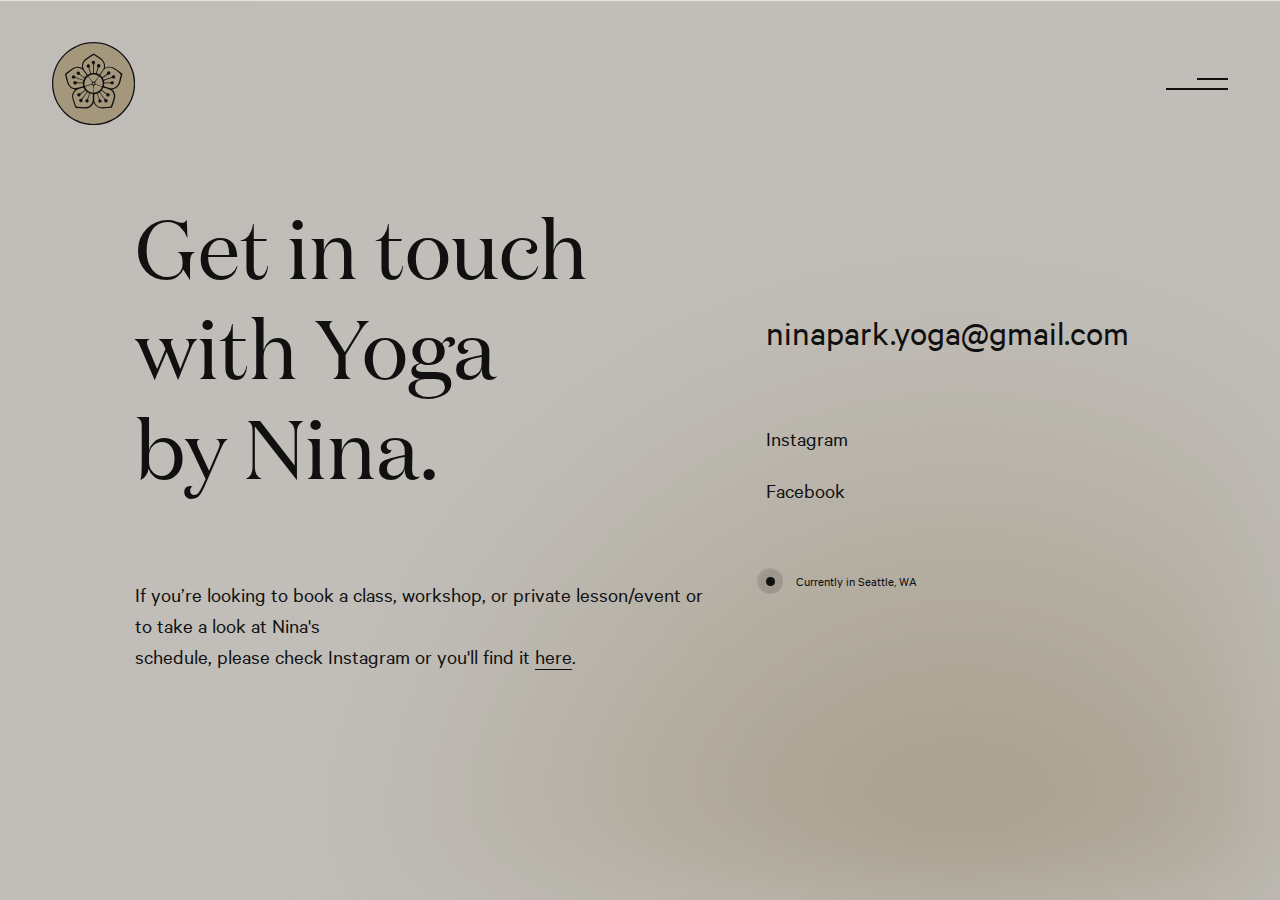
<file: contact.html>
﻿<!DOCTYPE html><!-- This site was created in Webflow. https://webflow.com --><!-- Last Published: Mon May 05 2025 08:28:01 GMT+0000 (Coordinated Universal Time) --><html data-wf-domain="www.yogabynina.com" data-wf-page="62cf14618951bbb0ce02b898" data-wf-site="62cf14618951bb43f802b88c" lang="en"><head><meta charset="utf-8"><title>Contact —  Glow Flow Yoga by Nina</title><meta content="Nina aims to make yoga accessible for everyone. Merging her unique backgrounds as a former Taekwondo Champion and K-Pop Recording Artist, Nina founded the ‘Glow Flow Yoga by Nina’ Method, designed to promote connection of mind, body, and spirit through carefully considered postures, movement and breath. The &#x27;Glow Flow Yoga by Nina&#x27; methodology promotes proper muscle activation, spinal alignment, mental focus, and flexibility - as cross between ancient practices of Yoga and Martial Arts, Pilates, and Sound Healing therapies. Known for her versatility, Nina’s classes range from a dynamic and powerful Signature Vinyasa Glow Flow,  to deeply relaxing and introspective Yin and Restorative Yoga practices." name="description"><meta content="Contact —  Glow Flow Yoga by Nina" property="og:title"><meta content="Nina aims to make yoga accessible for everyone. Merging her unique backgrounds as a former Taekwondo Champion and K-Pop Recording Artist, Nina founded the ‘Glow Flow Yoga by Nina’ Method, designed to promote connection of mind, body, and spirit through carefully considered postures, movement and breath. The &#x27;Glow Flow Yoga by Nina&#x27; methodology promotes proper muscle activation, spinal alignment, mental focus, and flexibility - as cross between ancient practices of Yoga and Martial Arts, Pilates, and Sound Healing therapies. Known for her versatility, Nina’s classes range from a dynamic and powerful Signature Vinyasa Glow Flow,  to deeply relaxing and introspective Yin and Restorative Yoga practices." property="og:description"><meta content="https://cdn.prod.website-files.com/613fe00cfeef1d74a4cc3bdc/62c0d884a3ad0f5a2f078958_YogabyNina_OpenGraph.jpg" property="og:image"><meta content="Contact —  Glow Flow Yoga by Nina" property="twitter:title"><meta content="Nina aims to make yoga accessible for everyone. Merging her unique backgrounds as a former Taekwondo Champion and K-Pop Recording Artist, Nina founded the ‘Glow Flow Yoga by Nina’ Method, designed to promote connection of mind, body, and spirit through carefully considered postures, movement and breath. The &#x27;Glow Flow Yoga by Nina&#x27; methodology promotes proper muscle activation, spinal alignment, mental focus, and flexibility - as cross between ancient practices of Yoga and Martial Arts, Pilates, and Sound Healing therapies. Known for her versatility, Nina’s classes range from a dynamic and powerful Signature Vinyasa Glow Flow,  to deeply relaxing and introspective Yin and Restorative Yoga practices." property="twitter:description"><meta content="https://cdn.prod.website-files.com/613fe00cfeef1d74a4cc3bdc/62c0d884a3ad0f5a2f078958_YogabyNina_OpenGraph.jpg" property="twitter:image"><meta property="og:type" content="website"><meta content="summary_large_image" name="twitter:card"><meta content="width=device-width, initial-scale=1" name="viewport"><meta content="Webflow" name="generator"><link href="62cf14618951bb43f802b88c/css/yoga-by-nina-prod.webflow.shared.dabaf43b4.min.css" rel="stylesheet" type="text/css"><script type="text/javascript">!function(o,c){var n=c.documentElement,t=" w-mod-";n.className+=t+"js",("ontouchstart"in o||o.DocumentTouch&&c instanceof DocumentTouch)&&(n.className+=t+"touch")}(window,document);</script><link href="62cf14618951bb43f802b88c/62cf14618951bbb0f802b8c7_YBN_favicon.png" rel="shortcut icon" type="image/x-icon"><link href="62cf14618951bb43f802b88c/62cf14618951bb1d1402b8ab_YBN_webclip.png" rel="apple-touch-icon"><style>
body .transition {display: block}
.w-editor .transition {display: none;}
.no-scroll-transition {overflow: hidden; position: relative;}
</style></head><body><div class="hide w-embed"><style>
*{
	-moz-osx-font-smoothing: grayscale;
	-webkit-font-smoothing: antialiased;
}

@media only screen and (min-width: 1536px){
	body {
		font-size: 1.625rem;
	}
}

@media only screen and (max-device-width: 480px) and (orientation: landscape){
	.device-rotate{
		display: flex;
	}
}

/*body {
  min-height: 100vh;
  min-height: -webkit-fill-available;
}

html {
  height: -webkit-fill-available;
}*/

::selection {
  color: #111111;
  background: #ccbb99;
}

.link::after, 
.text-style-link::after {
  content: '';
  position: absolute;
  width: 100%;
  height: 0.05em;
  bottom: -0.05em;
  left: 0;
  transform: scaleX(1);
  background-color: currentColor;
  transform-origin: bottom right;
  transition: transform 0.4s ease-out;
}
.link::after{
	transform: scaleX(0);
}
.link:hover::after, .link.is-active::after {
  transform: scaleX(1);
  transform-origin: bottom left;
}
.text-style-link:hover::after{
	transform: scaleX(0);
}
.classes-marquee__track{
	animation: marquee 48s infinite linear;
}
@keyframes marquee{
    0%		{transform: translateX(0)}
    100%	{transform: translateX(-100%)}
}
.nav__component, 
.scroll-down__component,
.book-trigger,
.classes-content__wipper{
	pointer-events: none;
}
.nav__menu-button, 
.nav__logo-link,
.nav__menu,
.about-intro__scroll-down
 {
	pointer-events: auto;
}

.book-studio.is-dark h1,
.book-private.is-dark h1,
.book-private.is-dark .currently-in__block,
.book-studio.is-dark .currently-in__block{
	color: #ccbb99;
}

.book-studio.is-dark .location-circle>div,
.book-private.is-dark .location-circle>div
{
	background-color: #ccbb99;
}

/* Hide scrollbar for Chrome, Safari and Opera */
.classes-window__slider::-webkit-scrollbar {
  display: none;
}

/* Hide scrollbar for IE, Edge and Firefox */
.classes-window__slider {
  -ms-overflow-style: none;  /* IE and Edge */
  scrollbar-width: none;  /* Firefox */
}
</style></div><div class="transition"><div class="transition-trigger"></div><div class="transition-content"></div></div><nav data-w-id="fc28b02d-5f63-b36b-0fab-3df50ba48db3" class="nav__component"><div class="navigation-padding"><div class="nav__container"><a href="index.htm" class="nav__logo-link w-inline-block"><div class="w-embed"><svg version="1.1" xmlns="http://www.w3.org/2000/svg" xmlns:xlink="http://www.w3.org/1999/xlink" x="0px" y="0px" viewbox="0 0 96 96">
<style type="text/css">
svg > path {
 transition: fill 0.4s ease-out;
}
.nav__logo-svg-gold {
	fill: #ccbb99;
}
.nav__logo-svg-black {
  fill: #111111;
}
</style>
<path id="logo_c" class="nav__logo-svg-gold" d="M48,94.5c25.7,0,46.5-20.8,46.5-46.5S73.7,1.5,48,1.5C22.3,1.5,1.5,22.3,1.5,48S22.3,94.5,48,94.5z"></path>
<path id="logo_s" class="nav__logo-svg-black" d="M48,96c-12.8,0-24.9-5-33.9-14.1C5,72.9,0,60.8,0,48s5-24.9,14.1-33.9C23.1,5,35.2,0,48,0s24.9,5,33.9,14.1
	C91,23.1,96,35.2,96,48s-5,24.9-14.1,33.9C72.9,91,60.8,96,48,96z M48,1.5C22.4,1.5,1.5,22.4,1.5,48S22.4,94.5,48,94.5
	S94.5,73.6,94.5,48S73.6,1.5,48,1.5z"></path>
<path id="logo_m" class="nav__logo-svg-black" d="M61.1,30c1-5.9-1.9-9.7-6.3-12.5c-2.3-1.5-4.5-2.9-6.8-4.3c-1,0.6-2,1.1-2.9,1.8c-2.3,1.5-4.5,3.1-6.7,4.7
	c-2.1,1.6-3.3,3.8-3.6,6.4c-0.2,1.2,0,2.4,0,3.6c-0.2,0-0.3,0-0.4,0c-4.1-2-8-1.4-11.5,1.2c-2.7,1.9-5.3,4-8,6.1
	c0.8,3.2,1.5,6.4,2.5,9.4c1.1,3.6,3.1,6.5,6.8,7.8c0.8,0.3,1.6,0.5,2.3,0.7c0,0.1,0,0.2,0,0.2c-0.1,0.2-0.2,0.4-0.4,0.5
	c-2.7,2.9-3.6,6.3-2.5,10c0.9,3.4,2.2,6.7,3.4,10.1c0.1,0.2,0.4,0.4,0.6,0.4c3.8,0.2,7.5,0.6,11.3,0.6c3.8,0,6.6-2,8.5-5.2
	c0.2-0.4,0.5-0.8,0.7-1.3c0.2,0.3,0.3,0.5,0.4,0.6c2.2,4,5.5,6,10.1,5.9c3.3-0.1,6.7-0.4,10-0.7c0.2,0,0.6-0.3,0.6-0.5
	c1.2-3.4,2.4-6.7,3.4-10.1c1-3.7,0.1-7.1-2.6-10c-0.2-0.2-0.3-0.4-0.4-0.7c5.2-0.9,8.1-4.1,9.4-8.9c0.8-3,1.5-5.9,2.3-8.9
	c-1.8-1.5-3.5-3-5.3-4.4C71.5,29.3,67,26.8,61.1,30z M38.7,21.3c2.7-2.3,5.9-4.1,8.9-6.1c0.2-0.2,0.8-0.1,1.1,0.1
	c2.7,1.8,5.6,3.4,8.1,5.4c3,2.4,3.8,5.8,2.9,9.5c-0.1,0.4-0.2,0.9-0.5,1.2c-1.5,2.1-2.9,4.1-4.5,6.2c-1-0.6-2.1-1.1-3.2-1.5
	c0.7-2.1,1.3-4.2,2.1-6.2c0.1-0.2,0.5-0.4,0.8-0.5c1.3-0.5,1.9-1.6,1.3-2.8c-0.5-1.1-1.9-1.4-2.9-0.8c-1,0.6-1.1,1.8-0.4,3
	c0.2,0.3,0.4,0.9,0.2,1.2c-0.5,1.7-1.2,3.4-1.7,5.2c-0.1,0.4-0.3,0.6-0.5,0.7c-0.6-0.1-1.3-0.2-1.9-0.2c-0.1-0.2-0.2-0.4-0.2-0.8
	c0-2.8,0-5.6,0-8.5c0-0.4,0.3-0.9,0.6-1.1c1.1-1,1.2-2.1,0.3-3.1c-0.8-0.8-2-0.8-2.8,0c-0.9,0.9-0.7,2.1,0.3,3.1
	c0.3,0.3,0.7,0.6,0.7,1c0,3.1,0,6.2,0,9.4c-0.8,0-1.6,0.1-2.3,0.3c-0.7-2.1-1.4-4.1-2-6.2c-0.1-0.3,0.1-0.7,0.3-1
	c0.7-1.1,0.6-2.3-0.5-2.9c-1-0.6-2.3-0.2-2.8,0.8c-0.6,1.1,0,2.3,1.2,2.8c0.4,0.2,0.9,0.6,1.1,1.1c0.7,1.8,1.3,3.7,1.9,5.7
	c-1.2,0.3-2.2,0.9-3.2,1.5c-1.6-2.9-4.4-4.9-5.1-8.4C35.6,26.2,36.3,23.3,38.7,21.3z M45.4,44.1c-1.1-1.6-2.2-3.1-3.4-4.7
	c3.3-2.6,8.8-2.5,12,0c-0.9,1.3-1.8,2.5-2.8,3.8c-0.2,0.3-0.4,0.5-0.6,0.8c-0.6,1-1.5,1.6-2.4,2.2c-0.1,0.1-0.3,0.1-0.5,0
	C46.9,45.7,46,45.1,45.4,44.1z M46.4,47.5c0,0.1-0.1,0.3-0.2,0.3c-0.7,0.6-1.5,1.1-2.4,1.3c-1.8,0.5-3.6,1.2-5.4,1.8
	c-0.1,0-0.2,0.1-0.4,0.1c-1.3-3.7,0.1-8.8,3.6-11.3c0.4,0.5,0.8,1.1,1.2,1.6c0.9,1.3,1.9,2.5,2.7,3.8C45.9,45.8,46.1,46.7,46.4,47.5
	z M49.7,47.3c0.3-1,0.7-1.9,1.3-2.7c1.2-1.5,2.3-3.1,3.5-4.7c3.3,2.3,4.9,7.2,3.5,11.3c-1.1-0.3-2.1-0.7-3.2-1
	c-0.5-0.2-1.1-0.4-1.6-0.5c-1.2-0.3-2.3-0.9-3.3-1.7C49.7,47.7,49.6,47.5,49.7,47.3z M19.7,48.6c-1.4-3.3-2.1-7-3-10.5
	c-0.1-0.3,0.1-0.8,0.4-1c2.6-2,5.1-4.2,7.8-6c3-1.9,6.3-1.7,9.4,0.1c0.7,0.4,1.3,1,1.8,1.6c1.4,1.8,2.7,3.7,4,5.6
	c-0.9,0.7-1.7,1.6-2.4,2.6c-1.7-1.3-3.4-2.6-5.1-3.9c-0.2-0.2-0.3-0.7-0.3-1c-0.1-1.3-1-2.2-2.1-2.1c-1.1,0.1-2,1.2-1.8,2.3
	c0.2,1.2,1.3,1.8,2.7,1.6c0.4-0.1,1,0,1.3,0.2c1.2,0.8,2.3,1.7,3.5,2.6c0.8,0.6,1.2,0.9,1.3,1.3c-0.3,0.6-0.6,1.2-0.9,1.9
	c0,0,0,0,0,0c-3-1-6-2-8.9-3.1c-0.3-0.1-0.5-0.5-0.6-0.8c-0.5-1.3-1.6-1.9-2.8-1.4c-1,0.5-1.5,1.7-0.9,2.7c0.6,1.1,1.9,1.3,3,0.5
	c0.3-0.2,0.8-0.3,1.1-0.2c2.9,0.9,5.8,1.9,8.7,2.9c0,0.1,0,0.1,0.1,0.1c-0.2,0.6-0.3,1.2-0.3,1.8c-0.3,0.4-0.8,0.4-1.9,0.4
	c-1,0-2.1,0-3.1,0c-1.1,0-2,0.1-2.8-1.1c-0.5-0.9-2-0.8-2.8,0c-0.7,0.8-0.7,2,0,2.7c0.7,0.8,2.2,0.9,2.8,0c0.6-0.9,1.4-0.9,2.2-0.9
	c1.8,0,3.6,0,5.5,0c0,0.1,0,0.1,0,0.2c0,1,0.1,2,0.3,2.9c0,0.2,0,0.4,0.1,0.6c-2.9,0.7-5.8,1.8-8.8,2C23.9,53.6,21,51.8,19.7,48.6z
	 M38,75.4c-2.9-0.1-5.8-0.4-8.7-0.6c-0.9-0.1-1.4-0.5-1.7-1.3c-0.9-2.9-2.1-5.7-2.9-8.6c-1-3.9,0.5-7.1,3.7-9.6
	c0.3-0.2,0.7-0.4,1-0.5c2.1-0.6,4.2-1.2,6.2-1.9c0.5-0.2,0.8-0.1,1,0.2c0.3,0.6,0.5,1.1,0.9,1.6c0.2,0.3,0.4,0.7,0.6,1
	c-1.8,1.2-3.5,2.4-5.3,3.5c-0.2,0.2-0.7,0.1-1,0c-1.3-0.4-2.4,0.2-2.7,1.3c-0.3,1.2,0.4,2.2,1.6,2.4c1.2,0.2,2.2-0.7,2.3-2.1
	c0-0.4,0.3-0.9,0.6-1.1c1.7-1.2,3.4-2.3,5.1-3.5c0.2,0.2,0.5,0.4,0.7,0.6c0.1,0.1,0.2,0.2,0.3,0.3c0.2,0.2,0.4,0.4,0.7,0.6
	c-2,2.6-3.9,5.1-5.9,7.6c-0.2,0.2-0.7,0.2-1,0.2c-1.3,0-2.2,0.9-2.1,2.1c0.1,1.2,1.1,2,2.3,1.8c1.2-0.2,1.8-1.3,1.5-2.6
	c-0.1-0.3-0.2-0.8,0-1.1c1.9-2.6,3.9-5.1,5.9-7.7c0.7,0.4,1.3,0.7,2,1.1c-0.7,2.1-1.4,4.2-2.2,6.3c-0.1,0.3-0.5,0.5-0.9,0.6
	c-1.3,0.5-1.9,1.6-1.4,2.8c0.4,1,1.7,1.4,2.6,0.9c1.1-0.5,1.4-1.8,0.7-3c-0.2-0.3-0.3-0.8-0.2-1.2c0.6-2,1.4-4,2.1-6.1
	c1.1,0.2,2.1,0.4,3.3,0.6c0,2-0.1,3.9,0,5.9C47.5,71.8,42.5,75.6,38,75.4z M47.8,57.9c0,0.2,0,0.4,0,0.6c-4.2,0-8.3-2.8-9.6-6.9
	c0.4-0.1,0.8-0.3,1.1-0.4c1.7-0.5,3.3-1.2,5-1.6c0.8-0.2,1.7-0.1,2.6-0.1c0.1,0,0.2,0.2,0.2,0.3c0.4,1.1,0.7,2.1,0.7,3.3
	C47.8,54.7,47.8,56.3,47.8,57.9z M47.8,49.1c-0.1-0.3-0.3-0.5-0.6-0.4c-0.2,0-0.4,0-0.7-0.1c0.9-0.4,1-1,0.6-1.9
	c0.7,0.7,1.3,0.7,2,0c-0.4,0.9-0.2,1.5,0.6,1.9c-0.9-0.1-1.5,0.2-1.7,1.1C47.9,49.5,47.8,49.3,47.8,49.1z M48.3,58.4
	c0-0.2,0-0.4,0-0.5c0-2-0.1-4,0-6c0-0.8,0.4-1.6,0.6-2.3c0-0.1,0.2-0.1,0.4-0.2c1-0.1,1.9,0,2.9,0.4c1.7,0.6,3.5,1.1,5.2,1.7
	c0.1,0,0.2,0.1,0.4,0.1C56.7,55.1,52.8,58.4,48.3,58.4z M71.3,64.2c-0.8,3.3-2.1,6.5-3.3,9.7c-0.1,0.4-0.8,0.8-1.3,0.8
	c-3.1,0.3-6.2,0.6-9.3,0.6c-3.8-0.1-6.5-2.1-8.1-5.6c-0.4-0.8-0.4-1.9-0.5-2.8c-0.1-2.2,0-4.3,0-6.5c1-0.2,2-0.4,3.2-0.6
	c0.7,2.1,1.5,4.1,2.1,6.2c0.1,0.3-0.1,0.7-0.3,1c-0.7,1.2-0.4,2.3,0.6,2.9c1,0.5,2.3,0.1,2.7-0.9c0.5-1.2-0.1-2.3-1.5-2.7
	c-0.3-0.1-0.7-0.3-0.8-0.6c-0.8-2-1.5-4.1-2.2-6.2c0.7-0.4,1.2-0.7,2-1.1c0.9,1.1,1.7,2.3,2.6,3.4c1,1.3,2,2.5,2.9,3.8
	c0.3,0.4,0.4,1,0.3,1.5c-0.3,1.3,0.3,2.4,1.5,2.6c1.2,0.2,2.2-0.5,2.3-1.7c0.1-1.2-0.7-2.1-2-2.2c-0.5,0-1.1-0.3-1.4-0.6
	c-1.9-2.3-3.7-4.7-5.6-7.2c0.6-0.5,1.1-1,1.7-1.6c1.8,1.2,3.6,2.4,5.3,3.6c0.2,0.2,0.4,0.6,0.4,0.8c0.1,1.5,1,2.4,2.3,2.2
	c1.1-0.2,1.9-1.2,1.6-2.4c-0.3-1.2-1.3-1.7-2.8-1.3c-0.3,0.1-0.7,0.1-0.9,0c-0.5-0.2-1-0.6-1.4-0.9c-1.3-0.9-2.6-1.8-3.9-2.6
	c0.2-0.4,0.4-0.7,0.5-1c0.3-0.4,0.5-0.9,0.8-1.4c0-0.1,0.1-0.1,0.1-0.2c0.1-0.2,0.6-0.4,0.8-0.4c2.4,0.7,4.8,1.2,7.1,2.2
	C70.1,56.4,72.2,60.7,71.3,64.2z M79.2,38.3c-0.8,3.2-1.4,6.5-2.6,9.5c-1.4,3.7-4.4,5.5-8.3,5.7c-0.4,0-0.8,0-1.2-0.1
	c-2.4-0.7-4.7-1.4-7.2-2.2c0-0.2,0-0.4,0.1-0.6c0.2-0.8,0.3-1.7,0.3-2.5c0,0,0,0,0,0c0-0.1,0-0.3,0-0.4c2.2,0,4.5,0,6.7,0
	c0.2,0,0.5,0.4,0.7,0.6c0.8,1,2.1,1.1,3,0.3c0.8-0.8,0.8-2.1-0.1-2.9c-0.9-0.8-2.1-0.6-3,0.4c-0.3,0.4-0.9,0.7-1.3,0.7
	c-2,0.1-4,0-6.1,0c0-0.1,0-0.1,0-0.2c-0.1-0.7-0.2-1.4-0.4-2c3.1-1,6.1-2.1,9.1-3.1c0.2-0.1,0.6,0.1,0.9,0.3c1.2,0.7,2.5,0.5,3-0.6
	c0.5-1,0.1-2.3-1-2.7c-1.2-0.5-2.2,0.1-2.7,1.4c-0.1,0.3-0.4,0.7-0.6,0.8c-2.9,1-5.9,2-8.9,3c-0.3-0.8-0.6-1.5-1-2.1
	c1.8-1.3,3.5-2.7,5.2-3.9c0.2-0.2,0.7,0,1,0c1.3,0.3,2.4-0.3,2.6-1.5c0.2-1.1-0.5-2.2-1.7-2.4c-1.2-0.2-2.1,0.7-2.2,2
	c-0.1,0.5-0.3,1.1-0.7,1.3c-1.5,1.3-3.1,2.4-4.8,3.6c-0.7-1-1.5-1.9-2.4-2.6c1.5-2.1,2.9-4.3,4.5-6.3c1.8-2.2,6.2-3,9.2-1.8
	c3.7,1.5,6.6,4.2,9.4,6.9C79.2,37.5,79.3,38,79.2,38.3z"></path>
</svg></div></a><a href="#" class="nav__menu-button w-inline-block"><div class="nav__menu-button-close"><div class="nav__menu-button-top-line-close"></div><div class="nav__menu-button-bottom-line-close"></div></div><div class="nav__menu-button-hover-ring"></div><div class="nav__menu-button-top-line"></div><div class="nav__menu-button-bottom-line"></div></a></div><div class="nav__menu"><div class="nav__menu-container"><div class="nav__menu-column-left"><div class="nav__menu-item"><a href="about.html" class="text-colour-gold w-inline-block"><div class="nav__menu-item-wrap"><div class="nav__menu-item-title"><h1 class="heading-xlarge">About</h1></div></div></a></div><div class="nav__menu-item"><a href="classes.html" class="text-colour-gold w-inline-block"><div class="nav__menu-item-wrap"><div class="nav__menu-item-title"><h1 class="heading-xlarge">Classes</h1></div></div></a></div><div class="nav__menu-item"><a href="contact.html" aria-current="page" class="text-colour-gold w-inline-block w--current"><div class="nav__menu-item-wrap"><div class="nav__menu-item-title"><h1 class="heading-xlarge">Contact</h1></div></div></a></div></div><div class="nav__menu-column-right"><div class="nav__menu-cta"><a href="book.html" class="button is-alt w-button">Book classes</a></div><div class="nav__menu-s-links"><a href="terms.html" class="text-colour-gold link">Terms</a><a href="privacy.html" class="text-colour-gold link">Privacy</a><a href="biography.html" class="text-colour-gold link">Biography</a><a id="w-node-_73577318-ec5d-18cd-388d-6db29467600c-0ba48db3" href="credits.html" class="text-colour-gold link">Credits</a></div></div></div></div></div><div class="device-rotate"><div class="device-rotate__icon w-embed"><svg version="1.1" xmlns="http://www.w3.org/2000/svg" viewbox="0 0 54 54">
<style type="text/css">
	.p-stroke{fill:none;stroke:currentColor;stroke-width:2;stroke-linejoin:round;}
</style>
<g>
	<path class="p-stroke" d="M43,21.7c1.7,3.5,2.1,7.4,1.4,11.1c-0.8,3.8-2.7,7.2-5.6,9.7c-2.9,2.5-6.5,4.1-10.3,4.4s-7.6-0.6-10.9-2.7
		c-3.2-2-5.7-5.1-7.1-8.7C9.1,32,8.9,28.1,10,24.4c1.1-3.7,3.3-6.9,6.4-9.2c3.1-2.3,6.8-3.6,10.6-3.5l8.2-0.1"></path>
	<path class="p-stroke" d="M35.7,11.5c-2.6-0.2-7.9-2.1-8.5-8.5"></path>
	<path class="p-stroke" d="M27.2,19.9c0.2-2.6,2.1-7.9,8.5-8.5"></path>
</g>
</svg></div><div>Please rotate your device.</div></div></nav><div class="page-wrapper"><div id="fullpage" class="main-wrapper"><section class="section-contact"><div class="contact__glow"></div><div class="page-padding"><div class="container-large"><div class="contact__layout"><div><h1 class="contact-heading">Get in touch with Yoga by Nina.</h1><div class="margin-large margin-top"><p>If you’re looking to book a class, workshop, or private lesson/event or to take a look at Nina&#x27;s<br>schedule, please check Instagram or you&#x27;ll find it <a href="book.html"><span class="text-style-link">here</span></a>.</p></div></div><div><a href="mailto:hello@yogabynina.com" class="contact-email">ninapark.yoga@gmail.com</a><div class="social-links"><a href="https://www.instagram.com/yoga_bynina/" target="_blank" class="link">Instagram</a><a href="https://www.facebook.com/NinaParkYoga" target="_blank" class="link">Facebook</a></div><div class="currently-in__block"><div class="location-circle"><div class="location-circle__outer"></div><div class="location-circle__pulse"></div><div class="location-circle__inner"></div></div><div>Currently in Seattle, WA</div></div></div></div></div></div></section></div></div><script src="js/jquery-3.5.1.min.dc5e7f18c8.js?site=62cf14618951bb43f802b88c" type="text/javascript" integrity="sha256-9/aliU8dGd2tb6OSsuzixeV4y/faTqgFtohetphbbj0=" crossorigin="anonymous"></script><script src="62cf14618951bb43f802b88c/js/webflow.schunk.4a394eb5af8156f2.js" type="text/javascript"></script><script src="62cf14618951bb43f802b88c/js/webflow.schunk.aef4c5686e4f836e.js" type="text/javascript"></script><script src="62cf14618951bb43f802b88c/js/webflow.781ee5f7.07369e2fd2e1ad18.js" type="text/javascript"></script><script>$((()=>{$(".nav__menu-button").on("click",(()=>{$(".nav__logo-link svg > path").toggleClass("nav__logo-svg-gold nav__logo-svg-black")}))}));let transitionTrigger=$(".transition-trigger"),introDurationMS=0,exitDurationMS=1e3,excludedClass="no-transition";transitionTrigger.length>0&&(transitionTrigger.click(),$("body").addClass("no-scroll-transition"),setTimeout((()=>{$("body").removeClass("no-scroll-transition")}),introDurationMS)),$("a").on("click",(function(t){if($(this).prop("hostname")===window.location.host&&-1===$(this).attr("href").indexOf("#")&&!$(this).hasClass(excludedClass)&&"_blank"!==$(this).attr("target")&&transitionTrigger.length>0){t.preventDefault(),$("body").addClass("no-scroll-transition");let i=$(this).attr("href");transitionTrigger.click(),setTimeout((function(){window.location=i}),exitDurationMS)}})),window.onpageshow=function(t){t.persisted&&window.location.reload()},setTimeout((()=>{$(window).on("resize",(function(){setTimeout((()=>{$(".transition").css("display","none")}),50)}))}),introDurationMS);</script></body></html>
</file>
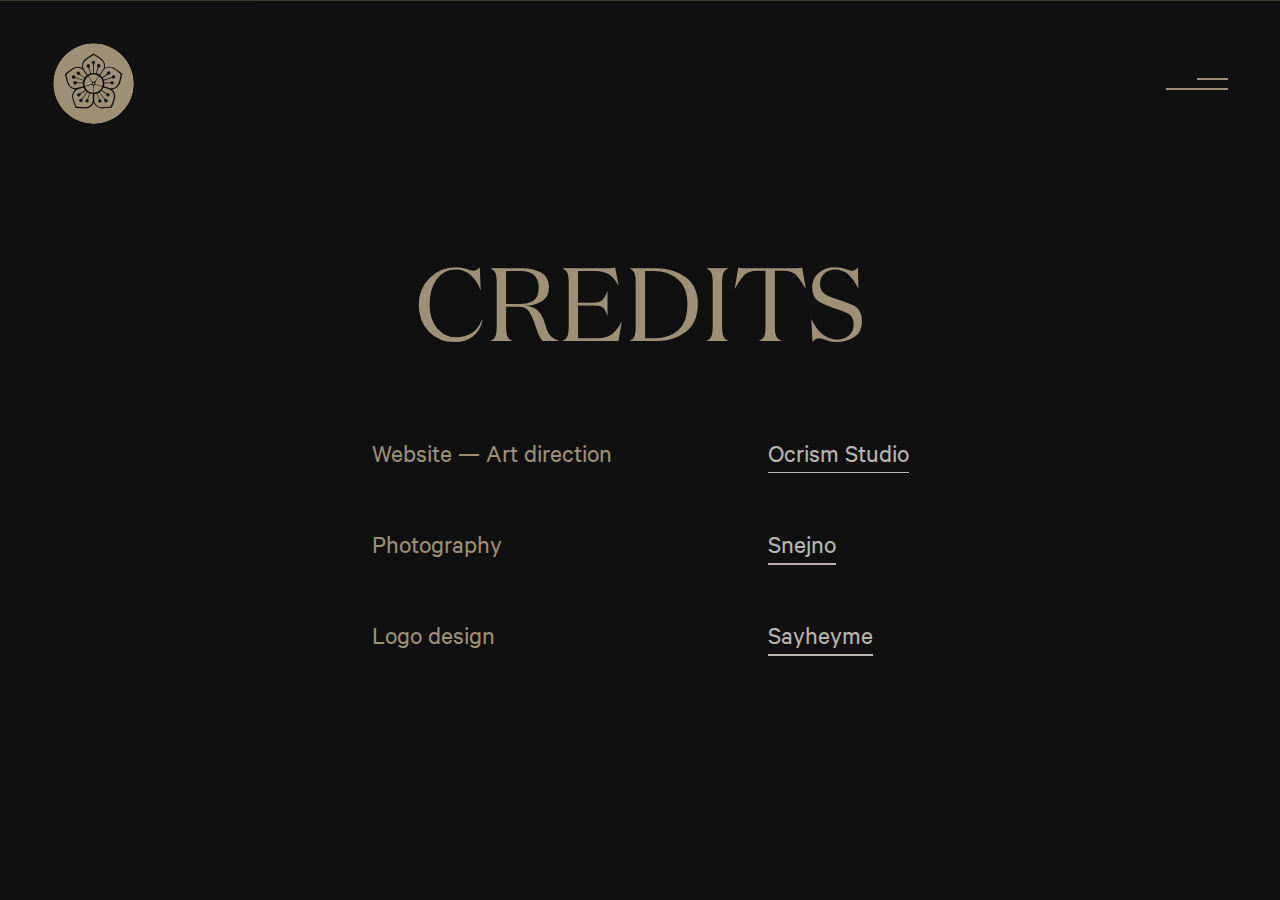
<file: credits.html>
﻿<!DOCTYPE html><!-- This site was created in Webflow. https://webflow.com --><!-- Last Published: Mon May 05 2025 08:28:01 GMT+0000 (Coordinated Universal Time) --><html data-wf-domain="www.yogabynina.com" data-wf-page="62cf14618951bb7c9602b899" data-wf-site="62cf14618951bb43f802b88c" lang="en"><head><meta charset="utf-8"><title>Credits —  Glow Flow Yoga by Nina</title><meta content="Nina aims to make yoga accessible for everyone. Merging her unique backgrounds as a former Taekwondo Champion and K-Pop Recording Artist, Nina founded the ‘Glow Flow Yoga by Nina’ Method, designed to promote connection of mind, body, and spirit through carefully considered postures, movement and breath. The &#x27;Glow Flow Yoga by Nina&#x27; Methodology promotes proper muscle activation, spinal alignment, mental focus, and flexibility - as cross between ancient practices of Yoga and Martial Arts, Pilates, and Alchemy Sound Healing. Known for her versatility, Nina’s classes range from a dynamic and powerful Signature Vinyasa Glow Flow,  to deeply relaxing and introspective Yin and Restorative Yoga practices in mindfulness." name="description"><meta content="Credits —  Glow Flow Yoga by Nina" property="og:title"><meta content="Nina aims to make yoga accessible for everyone. Merging her unique backgrounds as a former Taekwondo Champion and K-Pop Recording Artist, Nina founded the ‘Glow Flow Yoga by Nina’ Method, designed to promote connection of mind, body, and spirit through carefully considered postures, movement and breath. The &#x27;Glow Flow Yoga by Nina&#x27; Methodology promotes proper muscle activation, spinal alignment, mental focus, and flexibility - as cross between ancient practices of Yoga and Martial Arts, Pilates, and Alchemy Sound Healing. Known for her versatility, Nina’s classes range from a dynamic and powerful Signature Vinyasa Glow Flow,  to deeply relaxing and introspective Yin and Restorative Yoga practices in mindfulness." property="og:description"><meta content="https://cdn.prod.website-files.com/613fe00cfeef1d74a4cc3bdc/62c0d884a3ad0f5a2f078958_YogabyNina_OpenGraph.jpg" property="og:image"><meta content="Credits —  Glow Flow Yoga by Nina" property="twitter:title"><meta content="Nina aims to make yoga accessible for everyone. Merging her unique backgrounds as a former Taekwondo Champion and K-Pop Recording Artist, Nina founded the ‘Glow Flow Yoga by Nina’ Method, designed to promote connection of mind, body, and spirit through carefully considered postures, movement and breath. The &#x27;Glow Flow Yoga by Nina&#x27; Methodology promotes proper muscle activation, spinal alignment, mental focus, and flexibility - as cross between ancient practices of Yoga and Martial Arts, Pilates, and Alchemy Sound Healing. Known for her versatility, Nina’s classes range from a dynamic and powerful Signature Vinyasa Glow Flow,  to deeply relaxing and introspective Yin and Restorative Yoga practices in mindfulness." property="twitter:description"><meta content="https://cdn.prod.website-files.com/613fe00cfeef1d74a4cc3bdc/62c0d884a3ad0f5a2f078958_YogabyNina_OpenGraph.jpg" property="twitter:image"><meta property="og:type" content="website"><meta content="summary_large_image" name="twitter:card"><meta content="width=device-width, initial-scale=1" name="viewport"><meta content="Webflow" name="generator"><link href="62cf14618951bb43f802b88c/css/yoga-by-nina-prod.webflow.shared.dabaf43b4.min.css" rel="stylesheet" type="text/css"><script type="text/javascript">!function(o,c){var n=c.documentElement,t=" w-mod-";n.className+=t+"js",("ontouchstart"in o||o.DocumentTouch&&c instanceof DocumentTouch)&&(n.className+=t+"touch")}(window,document);</script><link href="62cf14618951bb43f802b88c/62cf14618951bbb0f802b8c7_YBN_favicon.png" rel="shortcut icon" type="image/x-icon"><link href="62cf14618951bb43f802b88c/62cf14618951bb1d1402b8ab_YBN_webclip.png" rel="apple-touch-icon"><style>
body .transition {display: block}
.w-editor .transition {display: none;}
.no-scroll-transition {overflow: hidden; position: relative;}
</style><style>
.nav__menu-button-bottom-line,
.nav__menu-button-top-line{
	background-color: #ccbb99;
}
</style></head><body><div class="hide w-embed"><style>
*{
	-moz-osx-font-smoothing: grayscale;
	-webkit-font-smoothing: antialiased;
}

@media only screen and (min-width: 1536px){
	body {
		font-size: 1.625rem;
	}
}

@media only screen and (max-device-width: 480px) and (orientation: landscape){
	.device-rotate{
		display: flex;
	}
}

/*body {
  min-height: 100vh;
  min-height: -webkit-fill-available;
}

html {
  height: -webkit-fill-available;
}*/

::selection {
  color: #111111;
  background: #ccbb99;
}

.link::after, 
.text-style-link::after {
  content: '';
  position: absolute;
  width: 100%;
  height: 0.05em;
  bottom: -0.05em;
  left: 0;
  transform: scaleX(1);
  background-color: currentColor;
  transform-origin: bottom right;
  transition: transform 0.4s ease-out;
}
.link::after{
	transform: scaleX(0);
}
.link:hover::after, .link.is-active::after {
  transform: scaleX(1);
  transform-origin: bottom left;
}
.text-style-link:hover::after{
	transform: scaleX(0);
}
.classes-marquee__track{
	animation: marquee 48s infinite linear;
}
@keyframes marquee{
    0%		{transform: translateX(0)}
    100%	{transform: translateX(-100%)}
}
.nav__component, 
.scroll-down__component,
.book-trigger,
.classes-content__wipper{
	pointer-events: none;
}
.nav__menu-button, 
.nav__logo-link,
.nav__menu,
.about-intro__scroll-down
 {
	pointer-events: auto;
}

.book-studio.is-dark h1,
.book-private.is-dark h1,
.book-private.is-dark .currently-in__block,
.book-studio.is-dark .currently-in__block{
	color: #ccbb99;
}

.book-studio.is-dark .location-circle>div,
.book-private.is-dark .location-circle>div
{
	background-color: #ccbb99;
}

/* Hide scrollbar for Chrome, Safari and Opera */
.classes-window__slider::-webkit-scrollbar {
  display: none;
}

/* Hide scrollbar for IE, Edge and Firefox */
.classes-window__slider {
  -ms-overflow-style: none;  /* IE and Edge */
  scrollbar-width: none;  /* Firefox */
}
</style></div><div class="transition"><div class="transition-trigger"></div><div class="transition-content"></div></div><nav data-w-id="fc28b02d-5f63-b36b-0fab-3df50ba48db3" class="nav__component"><div class="navigation-padding"><div class="nav__container"><a href="index.htm" class="nav__logo-link w-inline-block"><div class="w-embed"><svg version="1.1" xmlns="http://www.w3.org/2000/svg" xmlns:xlink="http://www.w3.org/1999/xlink" x="0px" y="0px" viewbox="0 0 96 96">
<style type="text/css">
svg > path {
 transition: fill 0.4s ease-out;
}
.nav__logo-svg-gold {
	fill: #ccbb99;
}
.nav__logo-svg-black {
  fill: #111111;
}
</style>
<path id="logo_c" class="nav__logo-svg-gold" d="M48,94.5c25.7,0,46.5-20.8,46.5-46.5S73.7,1.5,48,1.5C22.3,1.5,1.5,22.3,1.5,48S22.3,94.5,48,94.5z"></path>
<path id="logo_s" class="nav__logo-svg-black" d="M48,96c-12.8,0-24.9-5-33.9-14.1C5,72.9,0,60.8,0,48s5-24.9,14.1-33.9C23.1,5,35.2,0,48,0s24.9,5,33.9,14.1
	C91,23.1,96,35.2,96,48s-5,24.9-14.1,33.9C72.9,91,60.8,96,48,96z M48,1.5C22.4,1.5,1.5,22.4,1.5,48S22.4,94.5,48,94.5
	S94.5,73.6,94.5,48S73.6,1.5,48,1.5z"></path>
<path id="logo_m" class="nav__logo-svg-black" d="M61.1,30c1-5.9-1.9-9.7-6.3-12.5c-2.3-1.5-4.5-2.9-6.8-4.3c-1,0.6-2,1.1-2.9,1.8c-2.3,1.5-4.5,3.1-6.7,4.7
	c-2.1,1.6-3.3,3.8-3.6,6.4c-0.2,1.2,0,2.4,0,3.6c-0.2,0-0.3,0-0.4,0c-4.1-2-8-1.4-11.5,1.2c-2.7,1.9-5.3,4-8,6.1
	c0.8,3.2,1.5,6.4,2.5,9.4c1.1,3.6,3.1,6.5,6.8,7.8c0.8,0.3,1.6,0.5,2.3,0.7c0,0.1,0,0.2,0,0.2c-0.1,0.2-0.2,0.4-0.4,0.5
	c-2.7,2.9-3.6,6.3-2.5,10c0.9,3.4,2.2,6.7,3.4,10.1c0.1,0.2,0.4,0.4,0.6,0.4c3.8,0.2,7.5,0.6,11.3,0.6c3.8,0,6.6-2,8.5-5.2
	c0.2-0.4,0.5-0.8,0.7-1.3c0.2,0.3,0.3,0.5,0.4,0.6c2.2,4,5.5,6,10.1,5.9c3.3-0.1,6.7-0.4,10-0.7c0.2,0,0.6-0.3,0.6-0.5
	c1.2-3.4,2.4-6.7,3.4-10.1c1-3.7,0.1-7.1-2.6-10c-0.2-0.2-0.3-0.4-0.4-0.7c5.2-0.9,8.1-4.1,9.4-8.9c0.8-3,1.5-5.9,2.3-8.9
	c-1.8-1.5-3.5-3-5.3-4.4C71.5,29.3,67,26.8,61.1,30z M38.7,21.3c2.7-2.3,5.9-4.1,8.9-6.1c0.2-0.2,0.8-0.1,1.1,0.1
	c2.7,1.8,5.6,3.4,8.1,5.4c3,2.4,3.8,5.8,2.9,9.5c-0.1,0.4-0.2,0.9-0.5,1.2c-1.5,2.1-2.9,4.1-4.5,6.2c-1-0.6-2.1-1.1-3.2-1.5
	c0.7-2.1,1.3-4.2,2.1-6.2c0.1-0.2,0.5-0.4,0.8-0.5c1.3-0.5,1.9-1.6,1.3-2.8c-0.5-1.1-1.9-1.4-2.9-0.8c-1,0.6-1.1,1.8-0.4,3
	c0.2,0.3,0.4,0.9,0.2,1.2c-0.5,1.7-1.2,3.4-1.7,5.2c-0.1,0.4-0.3,0.6-0.5,0.7c-0.6-0.1-1.3-0.2-1.9-0.2c-0.1-0.2-0.2-0.4-0.2-0.8
	c0-2.8,0-5.6,0-8.5c0-0.4,0.3-0.9,0.6-1.1c1.1-1,1.2-2.1,0.3-3.1c-0.8-0.8-2-0.8-2.8,0c-0.9,0.9-0.7,2.1,0.3,3.1
	c0.3,0.3,0.7,0.6,0.7,1c0,3.1,0,6.2,0,9.4c-0.8,0-1.6,0.1-2.3,0.3c-0.7-2.1-1.4-4.1-2-6.2c-0.1-0.3,0.1-0.7,0.3-1
	c0.7-1.1,0.6-2.3-0.5-2.9c-1-0.6-2.3-0.2-2.8,0.8c-0.6,1.1,0,2.3,1.2,2.8c0.4,0.2,0.9,0.6,1.1,1.1c0.7,1.8,1.3,3.7,1.9,5.7
	c-1.2,0.3-2.2,0.9-3.2,1.5c-1.6-2.9-4.4-4.9-5.1-8.4C35.6,26.2,36.3,23.3,38.7,21.3z M45.4,44.1c-1.1-1.6-2.2-3.1-3.4-4.7
	c3.3-2.6,8.8-2.5,12,0c-0.9,1.3-1.8,2.5-2.8,3.8c-0.2,0.3-0.4,0.5-0.6,0.8c-0.6,1-1.5,1.6-2.4,2.2c-0.1,0.1-0.3,0.1-0.5,0
	C46.9,45.7,46,45.1,45.4,44.1z M46.4,47.5c0,0.1-0.1,0.3-0.2,0.3c-0.7,0.6-1.5,1.1-2.4,1.3c-1.8,0.5-3.6,1.2-5.4,1.8
	c-0.1,0-0.2,0.1-0.4,0.1c-1.3-3.7,0.1-8.8,3.6-11.3c0.4,0.5,0.8,1.1,1.2,1.6c0.9,1.3,1.9,2.5,2.7,3.8C45.9,45.8,46.1,46.7,46.4,47.5
	z M49.7,47.3c0.3-1,0.7-1.9,1.3-2.7c1.2-1.5,2.3-3.1,3.5-4.7c3.3,2.3,4.9,7.2,3.5,11.3c-1.1-0.3-2.1-0.7-3.2-1
	c-0.5-0.2-1.1-0.4-1.6-0.5c-1.2-0.3-2.3-0.9-3.3-1.7C49.7,47.7,49.6,47.5,49.7,47.3z M19.7,48.6c-1.4-3.3-2.1-7-3-10.5
	c-0.1-0.3,0.1-0.8,0.4-1c2.6-2,5.1-4.2,7.8-6c3-1.9,6.3-1.7,9.4,0.1c0.7,0.4,1.3,1,1.8,1.6c1.4,1.8,2.7,3.7,4,5.6
	c-0.9,0.7-1.7,1.6-2.4,2.6c-1.7-1.3-3.4-2.6-5.1-3.9c-0.2-0.2-0.3-0.7-0.3-1c-0.1-1.3-1-2.2-2.1-2.1c-1.1,0.1-2,1.2-1.8,2.3
	c0.2,1.2,1.3,1.8,2.7,1.6c0.4-0.1,1,0,1.3,0.2c1.2,0.8,2.3,1.7,3.5,2.6c0.8,0.6,1.2,0.9,1.3,1.3c-0.3,0.6-0.6,1.2-0.9,1.9
	c0,0,0,0,0,0c-3-1-6-2-8.9-3.1c-0.3-0.1-0.5-0.5-0.6-0.8c-0.5-1.3-1.6-1.9-2.8-1.4c-1,0.5-1.5,1.7-0.9,2.7c0.6,1.1,1.9,1.3,3,0.5
	c0.3-0.2,0.8-0.3,1.1-0.2c2.9,0.9,5.8,1.9,8.7,2.9c0,0.1,0,0.1,0.1,0.1c-0.2,0.6-0.3,1.2-0.3,1.8c-0.3,0.4-0.8,0.4-1.9,0.4
	c-1,0-2.1,0-3.1,0c-1.1,0-2,0.1-2.8-1.1c-0.5-0.9-2-0.8-2.8,0c-0.7,0.8-0.7,2,0,2.7c0.7,0.8,2.2,0.9,2.8,0c0.6-0.9,1.4-0.9,2.2-0.9
	c1.8,0,3.6,0,5.5,0c0,0.1,0,0.1,0,0.2c0,1,0.1,2,0.3,2.9c0,0.2,0,0.4,0.1,0.6c-2.9,0.7-5.8,1.8-8.8,2C23.9,53.6,21,51.8,19.7,48.6z
	 M38,75.4c-2.9-0.1-5.8-0.4-8.7-0.6c-0.9-0.1-1.4-0.5-1.7-1.3c-0.9-2.9-2.1-5.7-2.9-8.6c-1-3.9,0.5-7.1,3.7-9.6
	c0.3-0.2,0.7-0.4,1-0.5c2.1-0.6,4.2-1.2,6.2-1.9c0.5-0.2,0.8-0.1,1,0.2c0.3,0.6,0.5,1.1,0.9,1.6c0.2,0.3,0.4,0.7,0.6,1
	c-1.8,1.2-3.5,2.4-5.3,3.5c-0.2,0.2-0.7,0.1-1,0c-1.3-0.4-2.4,0.2-2.7,1.3c-0.3,1.2,0.4,2.2,1.6,2.4c1.2,0.2,2.2-0.7,2.3-2.1
	c0-0.4,0.3-0.9,0.6-1.1c1.7-1.2,3.4-2.3,5.1-3.5c0.2,0.2,0.5,0.4,0.7,0.6c0.1,0.1,0.2,0.2,0.3,0.3c0.2,0.2,0.4,0.4,0.7,0.6
	c-2,2.6-3.9,5.1-5.9,7.6c-0.2,0.2-0.7,0.2-1,0.2c-1.3,0-2.2,0.9-2.1,2.1c0.1,1.2,1.1,2,2.3,1.8c1.2-0.2,1.8-1.3,1.5-2.6
	c-0.1-0.3-0.2-0.8,0-1.1c1.9-2.6,3.9-5.1,5.9-7.7c0.7,0.4,1.3,0.7,2,1.1c-0.7,2.1-1.4,4.2-2.2,6.3c-0.1,0.3-0.5,0.5-0.9,0.6
	c-1.3,0.5-1.9,1.6-1.4,2.8c0.4,1,1.7,1.4,2.6,0.9c1.1-0.5,1.4-1.8,0.7-3c-0.2-0.3-0.3-0.8-0.2-1.2c0.6-2,1.4-4,2.1-6.1
	c1.1,0.2,2.1,0.4,3.3,0.6c0,2-0.1,3.9,0,5.9C47.5,71.8,42.5,75.6,38,75.4z M47.8,57.9c0,0.2,0,0.4,0,0.6c-4.2,0-8.3-2.8-9.6-6.9
	c0.4-0.1,0.8-0.3,1.1-0.4c1.7-0.5,3.3-1.2,5-1.6c0.8-0.2,1.7-0.1,2.6-0.1c0.1,0,0.2,0.2,0.2,0.3c0.4,1.1,0.7,2.1,0.7,3.3
	C47.8,54.7,47.8,56.3,47.8,57.9z M47.8,49.1c-0.1-0.3-0.3-0.5-0.6-0.4c-0.2,0-0.4,0-0.7-0.1c0.9-0.4,1-1,0.6-1.9
	c0.7,0.7,1.3,0.7,2,0c-0.4,0.9-0.2,1.5,0.6,1.9c-0.9-0.1-1.5,0.2-1.7,1.1C47.9,49.5,47.8,49.3,47.8,49.1z M48.3,58.4
	c0-0.2,0-0.4,0-0.5c0-2-0.1-4,0-6c0-0.8,0.4-1.6,0.6-2.3c0-0.1,0.2-0.1,0.4-0.2c1-0.1,1.9,0,2.9,0.4c1.7,0.6,3.5,1.1,5.2,1.7
	c0.1,0,0.2,0.1,0.4,0.1C56.7,55.1,52.8,58.4,48.3,58.4z M71.3,64.2c-0.8,3.3-2.1,6.5-3.3,9.7c-0.1,0.4-0.8,0.8-1.3,0.8
	c-3.1,0.3-6.2,0.6-9.3,0.6c-3.8-0.1-6.5-2.1-8.1-5.6c-0.4-0.8-0.4-1.9-0.5-2.8c-0.1-2.2,0-4.3,0-6.5c1-0.2,2-0.4,3.2-0.6
	c0.7,2.1,1.5,4.1,2.1,6.2c0.1,0.3-0.1,0.7-0.3,1c-0.7,1.2-0.4,2.3,0.6,2.9c1,0.5,2.3,0.1,2.7-0.9c0.5-1.2-0.1-2.3-1.5-2.7
	c-0.3-0.1-0.7-0.3-0.8-0.6c-0.8-2-1.5-4.1-2.2-6.2c0.7-0.4,1.2-0.7,2-1.1c0.9,1.1,1.7,2.3,2.6,3.4c1,1.3,2,2.5,2.9,3.8
	c0.3,0.4,0.4,1,0.3,1.5c-0.3,1.3,0.3,2.4,1.5,2.6c1.2,0.2,2.2-0.5,2.3-1.7c0.1-1.2-0.7-2.1-2-2.2c-0.5,0-1.1-0.3-1.4-0.6
	c-1.9-2.3-3.7-4.7-5.6-7.2c0.6-0.5,1.1-1,1.7-1.6c1.8,1.2,3.6,2.4,5.3,3.6c0.2,0.2,0.4,0.6,0.4,0.8c0.1,1.5,1,2.4,2.3,2.2
	c1.1-0.2,1.9-1.2,1.6-2.4c-0.3-1.2-1.3-1.7-2.8-1.3c-0.3,0.1-0.7,0.1-0.9,0c-0.5-0.2-1-0.6-1.4-0.9c-1.3-0.9-2.6-1.8-3.9-2.6
	c0.2-0.4,0.4-0.7,0.5-1c0.3-0.4,0.5-0.9,0.8-1.4c0-0.1,0.1-0.1,0.1-0.2c0.1-0.2,0.6-0.4,0.8-0.4c2.4,0.7,4.8,1.2,7.1,2.2
	C70.1,56.4,72.2,60.7,71.3,64.2z M79.2,38.3c-0.8,3.2-1.4,6.5-2.6,9.5c-1.4,3.7-4.4,5.5-8.3,5.7c-0.4,0-0.8,0-1.2-0.1
	c-2.4-0.7-4.7-1.4-7.2-2.2c0-0.2,0-0.4,0.1-0.6c0.2-0.8,0.3-1.7,0.3-2.5c0,0,0,0,0,0c0-0.1,0-0.3,0-0.4c2.2,0,4.5,0,6.7,0
	c0.2,0,0.5,0.4,0.7,0.6c0.8,1,2.1,1.1,3,0.3c0.8-0.8,0.8-2.1-0.1-2.9c-0.9-0.8-2.1-0.6-3,0.4c-0.3,0.4-0.9,0.7-1.3,0.7
	c-2,0.1-4,0-6.1,0c0-0.1,0-0.1,0-0.2c-0.1-0.7-0.2-1.4-0.4-2c3.1-1,6.1-2.1,9.1-3.1c0.2-0.1,0.6,0.1,0.9,0.3c1.2,0.7,2.5,0.5,3-0.6
	c0.5-1,0.1-2.3-1-2.7c-1.2-0.5-2.2,0.1-2.7,1.4c-0.1,0.3-0.4,0.7-0.6,0.8c-2.9,1-5.9,2-8.9,3c-0.3-0.8-0.6-1.5-1-2.1
	c1.8-1.3,3.5-2.7,5.2-3.9c0.2-0.2,0.7,0,1,0c1.3,0.3,2.4-0.3,2.6-1.5c0.2-1.1-0.5-2.2-1.7-2.4c-1.2-0.2-2.1,0.7-2.2,2
	c-0.1,0.5-0.3,1.1-0.7,1.3c-1.5,1.3-3.1,2.4-4.8,3.6c-0.7-1-1.5-1.9-2.4-2.6c1.5-2.1,2.9-4.3,4.5-6.3c1.8-2.2,6.2-3,9.2-1.8
	c3.7,1.5,6.6,4.2,9.4,6.9C79.2,37.5,79.3,38,79.2,38.3z"></path>
</svg></div></a><a href="#" class="nav__menu-button w-inline-block"><div class="nav__menu-button-close"><div class="nav__menu-button-top-line-close"></div><div class="nav__menu-button-bottom-line-close"></div></div><div class="nav__menu-button-hover-ring"></div><div class="nav__menu-button-top-line"></div><div class="nav__menu-button-bottom-line"></div></a></div><div class="nav__menu"><div class="nav__menu-container"><div class="nav__menu-column-left"><div class="nav__menu-item"><a href="about.html" class="text-colour-gold w-inline-block"><div class="nav__menu-item-wrap"><div class="nav__menu-item-title"><h1 class="heading-xlarge">About</h1></div></div></a></div><div class="nav__menu-item"><a href="classes.html" class="text-colour-gold w-inline-block"><div class="nav__menu-item-wrap"><div class="nav__menu-item-title"><h1 class="heading-xlarge">Classes</h1></div></div></a></div><div class="nav__menu-item"><a href="contact.html" class="text-colour-gold w-inline-block"><div class="nav__menu-item-wrap"><div class="nav__menu-item-title"><h1 class="heading-xlarge">Contact</h1></div></div></a></div></div><div class="nav__menu-column-right"><div class="nav__menu-cta"><a href="book.html" class="button is-alt w-button">Book classes</a></div><div class="nav__menu-s-links"><a href="terms.html" class="text-colour-gold link">Terms</a><a href="privacy.html" class="text-colour-gold link">Privacy</a><a href="biography.html" class="text-colour-gold link">Biography</a><a id="w-node-_73577318-ec5d-18cd-388d-6db29467600c-0ba48db3" href="credits.html" aria-current="page" class="text-colour-gold link w--current">Credits</a></div></div></div></div></div><div class="device-rotate"><div class="device-rotate__icon w-embed"><svg version="1.1" xmlns="http://www.w3.org/2000/svg" viewbox="0 0 54 54">
<style type="text/css">
	.p-stroke{fill:none;stroke:currentColor;stroke-width:2;stroke-linejoin:round;}
</style>
<g>
	<path class="p-stroke" d="M43,21.7c1.7,3.5,2.1,7.4,1.4,11.1c-0.8,3.8-2.7,7.2-5.6,9.7c-2.9,2.5-6.5,4.1-10.3,4.4s-7.6-0.6-10.9-2.7
		c-3.2-2-5.7-5.1-7.1-8.7C9.1,32,8.9,28.1,10,24.4c1.1-3.7,3.3-6.9,6.4-9.2c3.1-2.3,6.8-3.6,10.6-3.5l8.2-0.1"></path>
	<path class="p-stroke" d="M35.7,11.5c-2.6-0.2-7.9-2.1-8.5-8.5"></path>
	<path class="p-stroke" d="M27.2,19.9c0.2-2.6,2.1-7.9,8.5-8.5"></path>
</g>
</svg></div><div>Please rotate your device.</div></div></nav><div class="page-wrapper"><div id="fullpage" class="main-wrapper"><div class="section-credits"><div class="page-padding"><div class="container-large"><div class="credits-layout"><h1 class="heading-xxlarge text-colour-gold">Credits</h1><div id="w-node-f18b6125-5d1d-8549-18dd-efe4d2e555b7-9602b899" class="margin-top margin-large"><div class="credits-row"><div id="w-node-eb85de06-faef-cc28-7718-af6c16880913-9602b899" class="text-colour-gold">Website — Art direction</div><a id="w-node-e6ef1f71-e0de-0dff-bcc7-71f6ba37576f-9602b899" href="https://ocrism.studio/" target="_blank" class="text-style-link text-colour-white">Ocrism Studio</a><div id="w-node-d5b272ce-d372-b677-d3b3-5a19cc61498f-9602b899" class="text-colour-gold">Photography</div><a href="https://www.instagram.com/snejno.foto/" target="_blank" id="w-node-_64d840a1-df40-f512-c2b4-9f70b7b9018c-9602b899" class="text-style-link text-colour-white">Snejno<br></a><div id="w-node-_09680575-4494-5f92-8476-ac6e76695fc0-9602b899" class="text-colour-gold">Logo design</div><a id="w-node-_3e3c3f46-d7e1-676d-9325-10ee7b907a5d-9602b899" href="https://sayheyme.com/" target="_blank" class="text-style-link text-colour-white">Sayheyme</a></div></div></div></div></div></div></div></div><script src="js/jquery-3.5.1.min.dc5e7f18c8.js?site=62cf14618951bb43f802b88c" type="text/javascript" integrity="sha256-9/aliU8dGd2tb6OSsuzixeV4y/faTqgFtohetphbbj0=" crossorigin="anonymous"></script><script src="62cf14618951bb43f802b88c/js/webflow.schunk.4a394eb5af8156f2.js" type="text/javascript"></script><script src="62cf14618951bb43f802b88c/js/webflow.schunk.aef4c5686e4f836e.js" type="text/javascript"></script><script src="62cf14618951bb43f802b88c/js/webflow.781ee5f7.07369e2fd2e1ad18.js" type="text/javascript"></script><script>$((()=>{$(".nav__menu-button").on("click",(()=>{$(".nav__logo-link svg > path").toggleClass("nav__logo-svg-gold nav__logo-svg-black")}))}));let transitionTrigger=$(".transition-trigger"),introDurationMS=0,exitDurationMS=1e3,excludedClass="no-transition";transitionTrigger.length>0&&(transitionTrigger.click(),$("body").addClass("no-scroll-transition"),setTimeout((()=>{$("body").removeClass("no-scroll-transition")}),introDurationMS)),$("a").on("click",(function(t){if($(this).prop("hostname")===window.location.host&&-1===$(this).attr("href").indexOf("#")&&!$(this).hasClass(excludedClass)&&"_blank"!==$(this).attr("target")&&transitionTrigger.length>0){t.preventDefault(),$("body").addClass("no-scroll-transition");let i=$(this).attr("href");transitionTrigger.click(),setTimeout((function(){window.location=i}),exitDurationMS)}})),window.onpageshow=function(t){t.persisted&&window.location.reload()},setTimeout((()=>{$(window).on("resize",(function(){setTimeout((()=>{$(".transition").css("display","none")}),50)}))}),introDurationMS);</script></body></html>
</file>
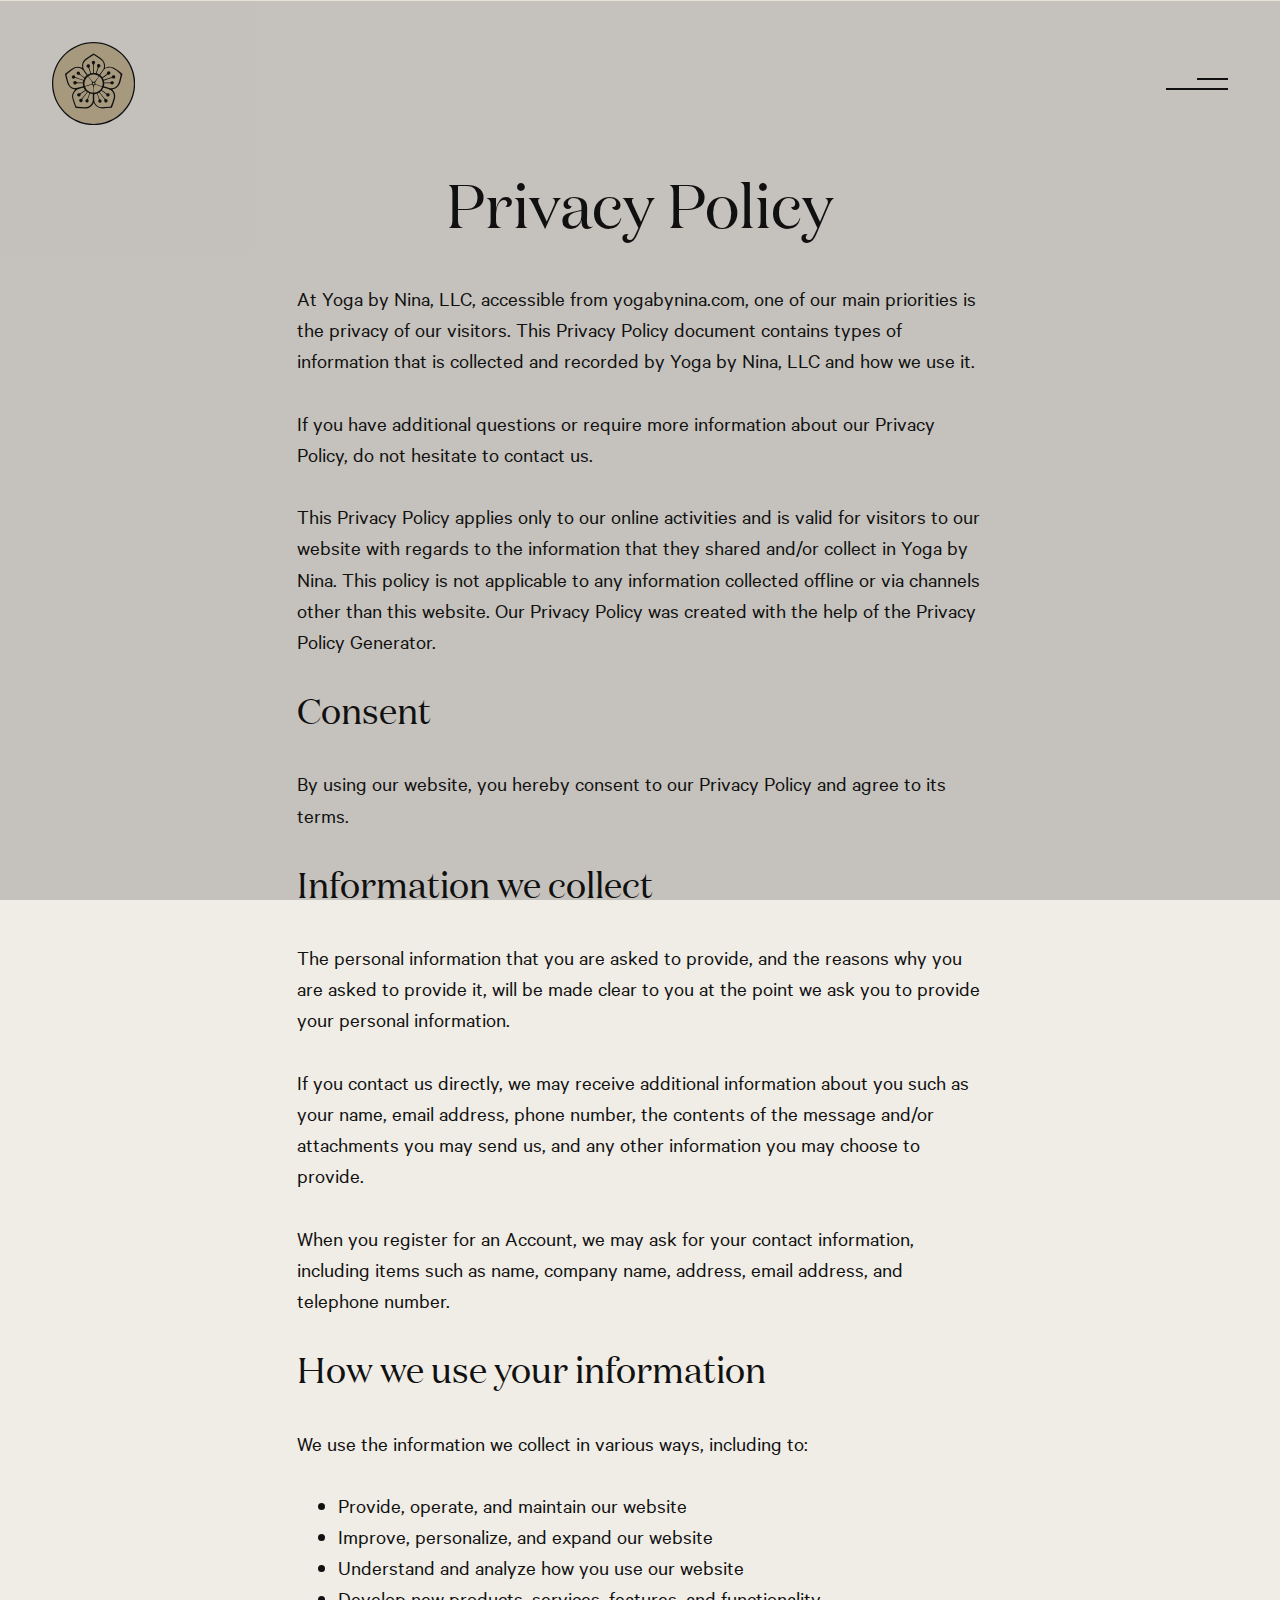
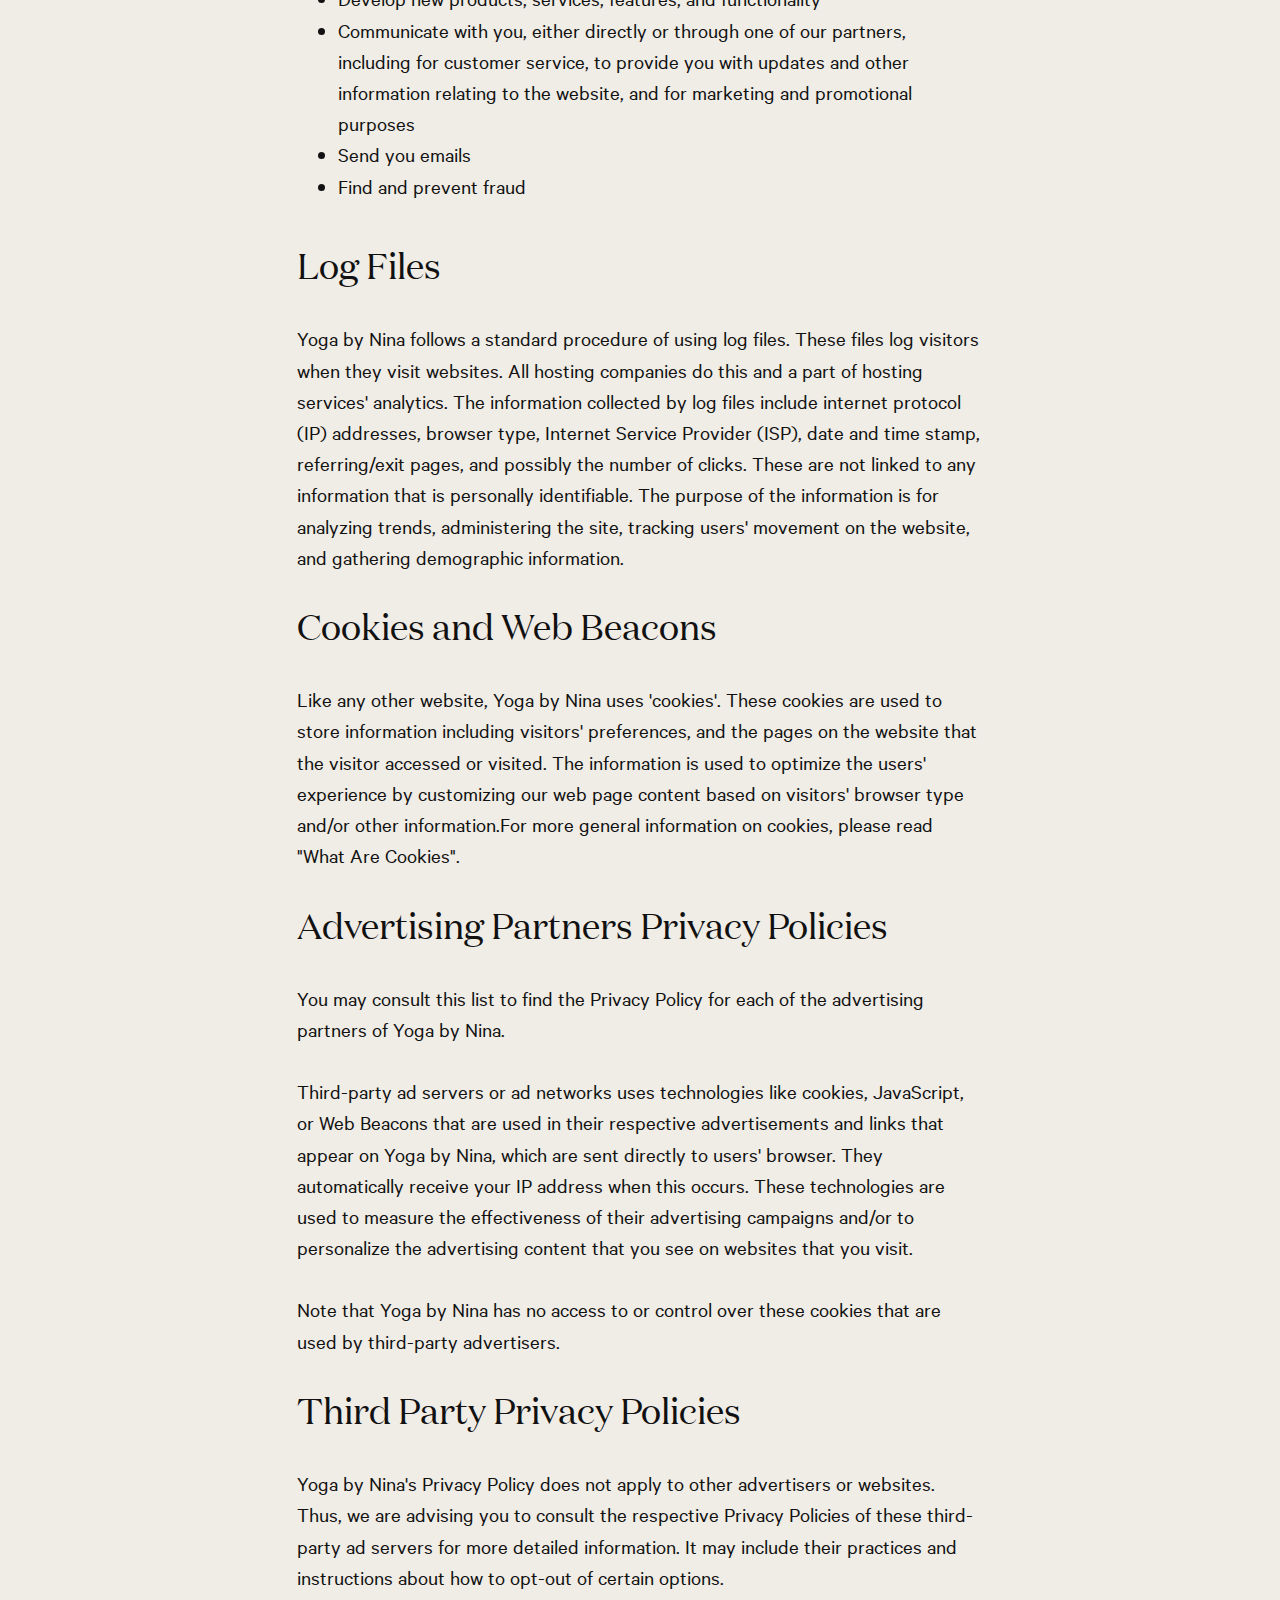
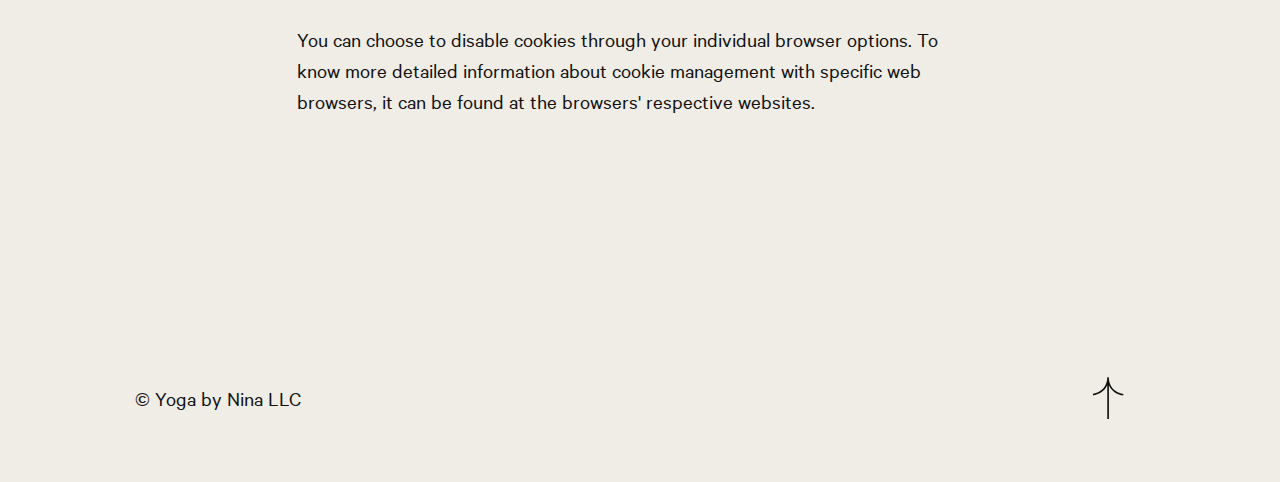
<file: privacy.html>
﻿<!DOCTYPE html><!-- This site was created in Webflow. https://webflow.com --><!-- Last Published: Mon May 05 2025 08:28:01 GMT+0000 (Coordinated Universal Time) --><html data-wf-domain="www.yogabynina.com" data-wf-page="62cf14618951bb3ab502b89e" data-wf-site="62cf14618951bb43f802b88c" lang="en"><head><meta charset="utf-8"><title>Privacy —  Glow Flow Yoga by Nina</title><meta content="Nina aims to make yoga accessible for everyone. Merging her unique backgrounds as a former Taekwondo Champion and K-Pop Recording Artist, Nina founded the ‘Glow Flow Yoga by Nina’ Method, designed to promote connection of mind, body, and spirit through carefully considered postures, movement and breath. The &#x27;Glow Flow Yoga by Nina&#x27; methodology promotes proper muscle activation, spinal alignment, mental focus, and flexibility - as cross between ancient practices of Yoga and Martial Arts, Pilates, and Sound Healing therapies. Known for her versatility, Nina’s classes range from a dynamic and powerful Signature Vinyasa Glow Flow,  to deeply relaxing and introspective Yin and Restorative Yoga practices." name="description"><meta content="Privacy —  Glow Flow Yoga by Nina" property="og:title"><meta content="Nina aims to make yoga accessible for everyone. Merging her unique backgrounds as a former Taekwondo Champion and K-Pop Recording Artist, Nina founded the ‘Glow Flow Yoga by Nina’ Method, designed to promote connection of mind, body, and spirit through carefully considered postures, movement and breath. The &#x27;Glow Flow Yoga by Nina&#x27; methodology promotes proper muscle activation, spinal alignment, mental focus, and flexibility - as cross between ancient practices of Yoga and Martial Arts, Pilates, and Sound Healing therapies. Known for her versatility, Nina’s classes range from a dynamic and powerful Signature Vinyasa Glow Flow,  to deeply relaxing and introspective Yin and Restorative Yoga practices." property="og:description"><meta content="https://cdn.prod.website-files.com/613fe00cfeef1d74a4cc3bdc/62c0d884a3ad0f5a2f078958_YogabyNina_OpenGraph.jpg" property="og:image"><meta content="Privacy —  Glow Flow Yoga by Nina" property="twitter:title"><meta content="Nina aims to make yoga accessible for everyone. Merging her unique backgrounds as a former Taekwondo Champion and K-Pop Recording Artist, Nina founded the ‘Glow Flow Yoga by Nina’ Method, designed to promote connection of mind, body, and spirit through carefully considered postures, movement and breath. The &#x27;Glow Flow Yoga by Nina&#x27; methodology promotes proper muscle activation, spinal alignment, mental focus, and flexibility - as cross between ancient practices of Yoga and Martial Arts, Pilates, and Sound Healing therapies. Known for her versatility, Nina’s classes range from a dynamic and powerful Signature Vinyasa Glow Flow,  to deeply relaxing and introspective Yin and Restorative Yoga practices." property="twitter:description"><meta content="https://cdn.prod.website-files.com/613fe00cfeef1d74a4cc3bdc/62c0d884a3ad0f5a2f078958_YogabyNina_OpenGraph.jpg" property="twitter:image"><meta property="og:type" content="website"><meta content="summary_large_image" name="twitter:card"><meta content="width=device-width, initial-scale=1" name="viewport"><meta content="Webflow" name="generator"><link href="62cf14618951bb43f802b88c/css/yoga-by-nina-prod.webflow.shared.dabaf43b4.min.css" rel="stylesheet" type="text/css"><script type="text/javascript">!function(o,c){var n=c.documentElement,t=" w-mod-";n.className+=t+"js",("ontouchstart"in o||o.DocumentTouch&&c instanceof DocumentTouch)&&(n.className+=t+"touch")}(window,document);</script><link href="62cf14618951bb43f802b88c/62cf14618951bbb0f802b8c7_YBN_favicon.png" rel="shortcut icon" type="image/x-icon"><link href="62cf14618951bb43f802b88c/62cf14618951bb1d1402b8ab_YBN_webclip.png" rel="apple-touch-icon"><style>
body .transition {display: block}
.w-editor .transition {display: none;}
.no-scroll-transition {overflow: hidden; position: relative;}
</style></head><body><div class="hide w-embed"><style>
*{
	-moz-osx-font-smoothing: grayscale;
	-webkit-font-smoothing: antialiased;
}

@media only screen and (min-width: 1536px){
	body {
		font-size: 1.625rem;
	}
}

@media only screen and (max-device-width: 480px) and (orientation: landscape){
	.device-rotate{
		display: flex;
	}
}

/*body {
  min-height: 100vh;
  min-height: -webkit-fill-available;
}

html {
  height: -webkit-fill-available;
}*/

::selection {
  color: #111111;
  background: #ccbb99;
}

.link::after, 
.text-style-link::after {
  content: '';
  position: absolute;
  width: 100%;
  height: 0.05em;
  bottom: -0.05em;
  left: 0;
  transform: scaleX(1);
  background-color: currentColor;
  transform-origin: bottom right;
  transition: transform 0.4s ease-out;
}
.link::after{
	transform: scaleX(0);
}
.link:hover::after, .link.is-active::after {
  transform: scaleX(1);
  transform-origin: bottom left;
}
.text-style-link:hover::after{
	transform: scaleX(0);
}
.classes-marquee__track{
	animation: marquee 48s infinite linear;
}
@keyframes marquee{
    0%		{transform: translateX(0)}
    100%	{transform: translateX(-100%)}
}
.nav__component, 
.scroll-down__component,
.book-trigger,
.classes-content__wipper{
	pointer-events: none;
}
.nav__menu-button, 
.nav__logo-link,
.nav__menu,
.about-intro__scroll-down
 {
	pointer-events: auto;
}

.book-studio.is-dark h1,
.book-private.is-dark h1,
.book-private.is-dark .currently-in__block,
.book-studio.is-dark .currently-in__block{
	color: #ccbb99;
}

.book-studio.is-dark .location-circle>div,
.book-private.is-dark .location-circle>div
{
	background-color: #ccbb99;
}

/* Hide scrollbar for Chrome, Safari and Opera */
.classes-window__slider::-webkit-scrollbar {
  display: none;
}

/* Hide scrollbar for IE, Edge and Firefox */
.classes-window__slider {
  -ms-overflow-style: none;  /* IE and Edge */
  scrollbar-width: none;  /* Firefox */
}
</style></div><div class="transition"><div class="transition-trigger"></div><div class="transition-content"></div></div><nav data-w-id="fc28b02d-5f63-b36b-0fab-3df50ba48db3" class="nav__component"><div class="navigation-padding"><div class="nav__container"><a href="index.htm" class="nav__logo-link w-inline-block"><div class="w-embed"><svg version="1.1" xmlns="http://www.w3.org/2000/svg" xmlns:xlink="http://www.w3.org/1999/xlink" x="0px" y="0px" viewbox="0 0 96 96">
<style type="text/css">
svg > path {
 transition: fill 0.4s ease-out;
}
.nav__logo-svg-gold {
	fill: #ccbb99;
}
.nav__logo-svg-black {
  fill: #111111;
}
</style>
<path id="logo_c" class="nav__logo-svg-gold" d="M48,94.5c25.7,0,46.5-20.8,46.5-46.5S73.7,1.5,48,1.5C22.3,1.5,1.5,22.3,1.5,48S22.3,94.5,48,94.5z"></path>
<path id="logo_s" class="nav__logo-svg-black" d="M48,96c-12.8,0-24.9-5-33.9-14.1C5,72.9,0,60.8,0,48s5-24.9,14.1-33.9C23.1,5,35.2,0,48,0s24.9,5,33.9,14.1
	C91,23.1,96,35.2,96,48s-5,24.9-14.1,33.9C72.9,91,60.8,96,48,96z M48,1.5C22.4,1.5,1.5,22.4,1.5,48S22.4,94.5,48,94.5
	S94.5,73.6,94.5,48S73.6,1.5,48,1.5z"></path>
<path id="logo_m" class="nav__logo-svg-black" d="M61.1,30c1-5.9-1.9-9.7-6.3-12.5c-2.3-1.5-4.5-2.9-6.8-4.3c-1,0.6-2,1.1-2.9,1.8c-2.3,1.5-4.5,3.1-6.7,4.7
	c-2.1,1.6-3.3,3.8-3.6,6.4c-0.2,1.2,0,2.4,0,3.6c-0.2,0-0.3,0-0.4,0c-4.1-2-8-1.4-11.5,1.2c-2.7,1.9-5.3,4-8,6.1
	c0.8,3.2,1.5,6.4,2.5,9.4c1.1,3.6,3.1,6.5,6.8,7.8c0.8,0.3,1.6,0.5,2.3,0.7c0,0.1,0,0.2,0,0.2c-0.1,0.2-0.2,0.4-0.4,0.5
	c-2.7,2.9-3.6,6.3-2.5,10c0.9,3.4,2.2,6.7,3.4,10.1c0.1,0.2,0.4,0.4,0.6,0.4c3.8,0.2,7.5,0.6,11.3,0.6c3.8,0,6.6-2,8.5-5.2
	c0.2-0.4,0.5-0.8,0.7-1.3c0.2,0.3,0.3,0.5,0.4,0.6c2.2,4,5.5,6,10.1,5.9c3.3-0.1,6.7-0.4,10-0.7c0.2,0,0.6-0.3,0.6-0.5
	c1.2-3.4,2.4-6.7,3.4-10.1c1-3.7,0.1-7.1-2.6-10c-0.2-0.2-0.3-0.4-0.4-0.7c5.2-0.9,8.1-4.1,9.4-8.9c0.8-3,1.5-5.9,2.3-8.9
	c-1.8-1.5-3.5-3-5.3-4.4C71.5,29.3,67,26.8,61.1,30z M38.7,21.3c2.7-2.3,5.9-4.1,8.9-6.1c0.2-0.2,0.8-0.1,1.1,0.1
	c2.7,1.8,5.6,3.4,8.1,5.4c3,2.4,3.8,5.8,2.9,9.5c-0.1,0.4-0.2,0.9-0.5,1.2c-1.5,2.1-2.9,4.1-4.5,6.2c-1-0.6-2.1-1.1-3.2-1.5
	c0.7-2.1,1.3-4.2,2.1-6.2c0.1-0.2,0.5-0.4,0.8-0.5c1.3-0.5,1.9-1.6,1.3-2.8c-0.5-1.1-1.9-1.4-2.9-0.8c-1,0.6-1.1,1.8-0.4,3
	c0.2,0.3,0.4,0.9,0.2,1.2c-0.5,1.7-1.2,3.4-1.7,5.2c-0.1,0.4-0.3,0.6-0.5,0.7c-0.6-0.1-1.3-0.2-1.9-0.2c-0.1-0.2-0.2-0.4-0.2-0.8
	c0-2.8,0-5.6,0-8.5c0-0.4,0.3-0.9,0.6-1.1c1.1-1,1.2-2.1,0.3-3.1c-0.8-0.8-2-0.8-2.8,0c-0.9,0.9-0.7,2.1,0.3,3.1
	c0.3,0.3,0.7,0.6,0.7,1c0,3.1,0,6.2,0,9.4c-0.8,0-1.6,0.1-2.3,0.3c-0.7-2.1-1.4-4.1-2-6.2c-0.1-0.3,0.1-0.7,0.3-1
	c0.7-1.1,0.6-2.3-0.5-2.9c-1-0.6-2.3-0.2-2.8,0.8c-0.6,1.1,0,2.3,1.2,2.8c0.4,0.2,0.9,0.6,1.1,1.1c0.7,1.8,1.3,3.7,1.9,5.7
	c-1.2,0.3-2.2,0.9-3.2,1.5c-1.6-2.9-4.4-4.9-5.1-8.4C35.6,26.2,36.3,23.3,38.7,21.3z M45.4,44.1c-1.1-1.6-2.2-3.1-3.4-4.7
	c3.3-2.6,8.8-2.5,12,0c-0.9,1.3-1.8,2.5-2.8,3.8c-0.2,0.3-0.4,0.5-0.6,0.8c-0.6,1-1.5,1.6-2.4,2.2c-0.1,0.1-0.3,0.1-0.5,0
	C46.9,45.7,46,45.1,45.4,44.1z M46.4,47.5c0,0.1-0.1,0.3-0.2,0.3c-0.7,0.6-1.5,1.1-2.4,1.3c-1.8,0.5-3.6,1.2-5.4,1.8
	c-0.1,0-0.2,0.1-0.4,0.1c-1.3-3.7,0.1-8.8,3.6-11.3c0.4,0.5,0.8,1.1,1.2,1.6c0.9,1.3,1.9,2.5,2.7,3.8C45.9,45.8,46.1,46.7,46.4,47.5
	z M49.7,47.3c0.3-1,0.7-1.9,1.3-2.7c1.2-1.5,2.3-3.1,3.5-4.7c3.3,2.3,4.9,7.2,3.5,11.3c-1.1-0.3-2.1-0.7-3.2-1
	c-0.5-0.2-1.1-0.4-1.6-0.5c-1.2-0.3-2.3-0.9-3.3-1.7C49.7,47.7,49.6,47.5,49.7,47.3z M19.7,48.6c-1.4-3.3-2.1-7-3-10.5
	c-0.1-0.3,0.1-0.8,0.4-1c2.6-2,5.1-4.2,7.8-6c3-1.9,6.3-1.7,9.4,0.1c0.7,0.4,1.3,1,1.8,1.6c1.4,1.8,2.7,3.7,4,5.6
	c-0.9,0.7-1.7,1.6-2.4,2.6c-1.7-1.3-3.4-2.6-5.1-3.9c-0.2-0.2-0.3-0.7-0.3-1c-0.1-1.3-1-2.2-2.1-2.1c-1.1,0.1-2,1.2-1.8,2.3
	c0.2,1.2,1.3,1.8,2.7,1.6c0.4-0.1,1,0,1.3,0.2c1.2,0.8,2.3,1.7,3.5,2.6c0.8,0.6,1.2,0.9,1.3,1.3c-0.3,0.6-0.6,1.2-0.9,1.9
	c0,0,0,0,0,0c-3-1-6-2-8.9-3.1c-0.3-0.1-0.5-0.5-0.6-0.8c-0.5-1.3-1.6-1.9-2.8-1.4c-1,0.5-1.5,1.7-0.9,2.7c0.6,1.1,1.9,1.3,3,0.5
	c0.3-0.2,0.8-0.3,1.1-0.2c2.9,0.9,5.8,1.9,8.7,2.9c0,0.1,0,0.1,0.1,0.1c-0.2,0.6-0.3,1.2-0.3,1.8c-0.3,0.4-0.8,0.4-1.9,0.4
	c-1,0-2.1,0-3.1,0c-1.1,0-2,0.1-2.8-1.1c-0.5-0.9-2-0.8-2.8,0c-0.7,0.8-0.7,2,0,2.7c0.7,0.8,2.2,0.9,2.8,0c0.6-0.9,1.4-0.9,2.2-0.9
	c1.8,0,3.6,0,5.5,0c0,0.1,0,0.1,0,0.2c0,1,0.1,2,0.3,2.9c0,0.2,0,0.4,0.1,0.6c-2.9,0.7-5.8,1.8-8.8,2C23.9,53.6,21,51.8,19.7,48.6z
	 M38,75.4c-2.9-0.1-5.8-0.4-8.7-0.6c-0.9-0.1-1.4-0.5-1.7-1.3c-0.9-2.9-2.1-5.7-2.9-8.6c-1-3.9,0.5-7.1,3.7-9.6
	c0.3-0.2,0.7-0.4,1-0.5c2.1-0.6,4.2-1.2,6.2-1.9c0.5-0.2,0.8-0.1,1,0.2c0.3,0.6,0.5,1.1,0.9,1.6c0.2,0.3,0.4,0.7,0.6,1
	c-1.8,1.2-3.5,2.4-5.3,3.5c-0.2,0.2-0.7,0.1-1,0c-1.3-0.4-2.4,0.2-2.7,1.3c-0.3,1.2,0.4,2.2,1.6,2.4c1.2,0.2,2.2-0.7,2.3-2.1
	c0-0.4,0.3-0.9,0.6-1.1c1.7-1.2,3.4-2.3,5.1-3.5c0.2,0.2,0.5,0.4,0.7,0.6c0.1,0.1,0.2,0.2,0.3,0.3c0.2,0.2,0.4,0.4,0.7,0.6
	c-2,2.6-3.9,5.1-5.9,7.6c-0.2,0.2-0.7,0.2-1,0.2c-1.3,0-2.2,0.9-2.1,2.1c0.1,1.2,1.1,2,2.3,1.8c1.2-0.2,1.8-1.3,1.5-2.6
	c-0.1-0.3-0.2-0.8,0-1.1c1.9-2.6,3.9-5.1,5.9-7.7c0.7,0.4,1.3,0.7,2,1.1c-0.7,2.1-1.4,4.2-2.2,6.3c-0.1,0.3-0.5,0.5-0.9,0.6
	c-1.3,0.5-1.9,1.6-1.4,2.8c0.4,1,1.7,1.4,2.6,0.9c1.1-0.5,1.4-1.8,0.7-3c-0.2-0.3-0.3-0.8-0.2-1.2c0.6-2,1.4-4,2.1-6.1
	c1.1,0.2,2.1,0.4,3.3,0.6c0,2-0.1,3.9,0,5.9C47.5,71.8,42.5,75.6,38,75.4z M47.8,57.9c0,0.2,0,0.4,0,0.6c-4.2,0-8.3-2.8-9.6-6.9
	c0.4-0.1,0.8-0.3,1.1-0.4c1.7-0.5,3.3-1.2,5-1.6c0.8-0.2,1.7-0.1,2.6-0.1c0.1,0,0.2,0.2,0.2,0.3c0.4,1.1,0.7,2.1,0.7,3.3
	C47.8,54.7,47.8,56.3,47.8,57.9z M47.8,49.1c-0.1-0.3-0.3-0.5-0.6-0.4c-0.2,0-0.4,0-0.7-0.1c0.9-0.4,1-1,0.6-1.9
	c0.7,0.7,1.3,0.7,2,0c-0.4,0.9-0.2,1.5,0.6,1.9c-0.9-0.1-1.5,0.2-1.7,1.1C47.9,49.5,47.8,49.3,47.8,49.1z M48.3,58.4
	c0-0.2,0-0.4,0-0.5c0-2-0.1-4,0-6c0-0.8,0.4-1.6,0.6-2.3c0-0.1,0.2-0.1,0.4-0.2c1-0.1,1.9,0,2.9,0.4c1.7,0.6,3.5,1.1,5.2,1.7
	c0.1,0,0.2,0.1,0.4,0.1C56.7,55.1,52.8,58.4,48.3,58.4z M71.3,64.2c-0.8,3.3-2.1,6.5-3.3,9.7c-0.1,0.4-0.8,0.8-1.3,0.8
	c-3.1,0.3-6.2,0.6-9.3,0.6c-3.8-0.1-6.5-2.1-8.1-5.6c-0.4-0.8-0.4-1.9-0.5-2.8c-0.1-2.2,0-4.3,0-6.5c1-0.2,2-0.4,3.2-0.6
	c0.7,2.1,1.5,4.1,2.1,6.2c0.1,0.3-0.1,0.7-0.3,1c-0.7,1.2-0.4,2.3,0.6,2.9c1,0.5,2.3,0.1,2.7-0.9c0.5-1.2-0.1-2.3-1.5-2.7
	c-0.3-0.1-0.7-0.3-0.8-0.6c-0.8-2-1.5-4.1-2.2-6.2c0.7-0.4,1.2-0.7,2-1.1c0.9,1.1,1.7,2.3,2.6,3.4c1,1.3,2,2.5,2.9,3.8
	c0.3,0.4,0.4,1,0.3,1.5c-0.3,1.3,0.3,2.4,1.5,2.6c1.2,0.2,2.2-0.5,2.3-1.7c0.1-1.2-0.7-2.1-2-2.2c-0.5,0-1.1-0.3-1.4-0.6
	c-1.9-2.3-3.7-4.7-5.6-7.2c0.6-0.5,1.1-1,1.7-1.6c1.8,1.2,3.6,2.4,5.3,3.6c0.2,0.2,0.4,0.6,0.4,0.8c0.1,1.5,1,2.4,2.3,2.2
	c1.1-0.2,1.9-1.2,1.6-2.4c-0.3-1.2-1.3-1.7-2.8-1.3c-0.3,0.1-0.7,0.1-0.9,0c-0.5-0.2-1-0.6-1.4-0.9c-1.3-0.9-2.6-1.8-3.9-2.6
	c0.2-0.4,0.4-0.7,0.5-1c0.3-0.4,0.5-0.9,0.8-1.4c0-0.1,0.1-0.1,0.1-0.2c0.1-0.2,0.6-0.4,0.8-0.4c2.4,0.7,4.8,1.2,7.1,2.2
	C70.1,56.4,72.2,60.7,71.3,64.2z M79.2,38.3c-0.8,3.2-1.4,6.5-2.6,9.5c-1.4,3.7-4.4,5.5-8.3,5.7c-0.4,0-0.8,0-1.2-0.1
	c-2.4-0.7-4.7-1.4-7.2-2.2c0-0.2,0-0.4,0.1-0.6c0.2-0.8,0.3-1.7,0.3-2.5c0,0,0,0,0,0c0-0.1,0-0.3,0-0.4c2.2,0,4.5,0,6.7,0
	c0.2,0,0.5,0.4,0.7,0.6c0.8,1,2.1,1.1,3,0.3c0.8-0.8,0.8-2.1-0.1-2.9c-0.9-0.8-2.1-0.6-3,0.4c-0.3,0.4-0.9,0.7-1.3,0.7
	c-2,0.1-4,0-6.1,0c0-0.1,0-0.1,0-0.2c-0.1-0.7-0.2-1.4-0.4-2c3.1-1,6.1-2.1,9.1-3.1c0.2-0.1,0.6,0.1,0.9,0.3c1.2,0.7,2.5,0.5,3-0.6
	c0.5-1,0.1-2.3-1-2.7c-1.2-0.5-2.2,0.1-2.7,1.4c-0.1,0.3-0.4,0.7-0.6,0.8c-2.9,1-5.9,2-8.9,3c-0.3-0.8-0.6-1.5-1-2.1
	c1.8-1.3,3.5-2.7,5.2-3.9c0.2-0.2,0.7,0,1,0c1.3,0.3,2.4-0.3,2.6-1.5c0.2-1.1-0.5-2.2-1.7-2.4c-1.2-0.2-2.1,0.7-2.2,2
	c-0.1,0.5-0.3,1.1-0.7,1.3c-1.5,1.3-3.1,2.4-4.8,3.6c-0.7-1-1.5-1.9-2.4-2.6c1.5-2.1,2.9-4.3,4.5-6.3c1.8-2.2,6.2-3,9.2-1.8
	c3.7,1.5,6.6,4.2,9.4,6.9C79.2,37.5,79.3,38,79.2,38.3z"></path>
</svg></div></a><a href="#" class="nav__menu-button w-inline-block"><div class="nav__menu-button-close"><div class="nav__menu-button-top-line-close"></div><div class="nav__menu-button-bottom-line-close"></div></div><div class="nav__menu-button-hover-ring"></div><div class="nav__menu-button-top-line"></div><div class="nav__menu-button-bottom-line"></div></a></div><div class="nav__menu"><div class="nav__menu-container"><div class="nav__menu-column-left"><div class="nav__menu-item"><a href="about.html" class="text-colour-gold w-inline-block"><div class="nav__menu-item-wrap"><div class="nav__menu-item-title"><h1 class="heading-xlarge">About</h1></div></div></a></div><div class="nav__menu-item"><a href="classes.html" class="text-colour-gold w-inline-block"><div class="nav__menu-item-wrap"><div class="nav__menu-item-title"><h1 class="heading-xlarge">Classes</h1></div></div></a></div><div class="nav__menu-item"><a href="contact.html" class="text-colour-gold w-inline-block"><div class="nav__menu-item-wrap"><div class="nav__menu-item-title"><h1 class="heading-xlarge">Contact</h1></div></div></a></div></div><div class="nav__menu-column-right"><div class="nav__menu-cta"><a href="book.html" class="button is-alt w-button">Book classes</a></div><div class="nav__menu-s-links"><a href="terms.html" class="text-colour-gold link">Terms</a><a href="privacy.html" aria-current="page" class="text-colour-gold link w--current">Privacy</a><a href="biography.html" class="text-colour-gold link">Biography</a><a id="w-node-_73577318-ec5d-18cd-388d-6db29467600c-0ba48db3" href="credits.html" class="text-colour-gold link">Credits</a></div></div></div></div></div><div class="device-rotate"><div class="device-rotate__icon w-embed"><svg version="1.1" xmlns="http://www.w3.org/2000/svg" viewbox="0 0 54 54">
<style type="text/css">
	.p-stroke{fill:none;stroke:currentColor;stroke-width:2;stroke-linejoin:round;}
</style>
<g>
	<path class="p-stroke" d="M43,21.7c1.7,3.5,2.1,7.4,1.4,11.1c-0.8,3.8-2.7,7.2-5.6,9.7c-2.9,2.5-6.5,4.1-10.3,4.4s-7.6-0.6-10.9-2.7
		c-3.2-2-5.7-5.1-7.1-8.7C9.1,32,8.9,28.1,10,24.4c1.1-3.7,3.3-6.9,6.4-9.2c3.1-2.3,6.8-3.6,10.6-3.5l8.2-0.1"></path>
	<path class="p-stroke" d="M35.7,11.5c-2.6-0.2-7.9-2.1-8.5-8.5"></path>
	<path class="p-stroke" d="M27.2,19.9c0.2-2.6,2.1-7.9,8.5-8.5"></path>
</g>
</svg></div><div>Please rotate your device.</div></div></nav><div class="page-wrapper"><div class="main-wrapper"><div id="main" class="section-page-main"><div class="page-padding"><div class="container-medium"><div class="text-align-center"><h1 class="heading-large">Privacy Policy</h1></div><div class="margin-top margin-medium"><div class="page-rich-text w-richtext"><p>At Yoga by Nina, LLC, accessible from yogabynina.com, one of our main priorities is the privacy of our visitors. This Privacy Policy document contains types of information that is collected and recorded by Yoga by Nina, LLC and how we use it.</p><p>If you have additional questions or require more information about our Privacy Policy, do not hesitate to contact us.</p><p>This Privacy Policy applies only to our online activities and is valid for visitors to our website with regards to the information that they shared and/or collect in Yoga by Nina. This policy is not applicable to any information collected offline or via channels other than this website. Our Privacy Policy was created with the help of the Privacy Policy Generator.</p><h2>Consent</h2><p>By using our website, you hereby consent to our Privacy Policy and agree to its terms.</p><h2>Information we collect</h2><p>The personal information that you are asked to provide, and the reasons why you are asked to provide it, will be made clear to you at the point we ask you to provide your personal information.</p><p>If you contact us directly, we may receive additional information about you such as your name, email address, phone number, the contents of the message and/or attachments you may send us, and any other information you may choose to provide.</p><p>When you register for an Account, we may ask for your contact information, including items such as name, company name, address, email address, and telephone number.</p><h2>How we use your information </h2><p>We use the information we collect in various ways, including to:</p><ul role="list"><li>Provide, operate, and maintain our website</li><li>Improve, personalize, and expand our website</li><li>Understand and analyze how you use our website</li><li>Develop new products, services, features, and functionality</li><li>Communicate with you, either directly or through one of our partners, including for customer service, to provide you with updates and other information relating to the website, and for marketing and promotional purposes</li><li>Send you emails</li><li>Find and prevent fraud </li></ul><h2>Log Files</h2><p>Yoga by Nina follows a standard procedure of using log files. These files log visitors when they visit websites. All hosting companies do this and a part of hosting services&#x27; analytics. The information collected by log files include internet protocol (IP) addresses, browser type, Internet Service Provider (ISP), date and time stamp, referring/exit pages, and possibly the number of clicks. These are not linked to any information that is personally identifiable. The purpose of the information is for analyzing trends, administering the site, tracking users&#x27; movement on the website, and gathering demographic information.</p><h2>Cookies and Web Beacons</h2><p>Like any other website, Yoga by Nina uses &#x27;cookies&#x27;. These cookies are used to store information including visitors&#x27; preferences, and the pages on the website that the visitor accessed or visited. The information is used to optimize the users&#x27; experience by customizing our web page content based on visitors&#x27; browser type and/or other information.For more general information on cookies, please read &quot;What Are Cookies&quot;.</p><h2>Advertising Partners Privacy Policies</h2><p>You may consult this list to find the Privacy Policy for each of the advertising partners of Yoga by Nina.</p><p>Third-party ad servers or ad networks uses technologies like cookies, JavaScript, or Web Beacons that are used in their respective advertisements and links that appear on Yoga by Nina, which are sent directly to users&#x27; browser. They automatically receive your IP address when this occurs. These technologies are used to measure the effectiveness of their advertising campaigns and/or to personalize the advertising content that you see on websites that you visit.</p><p>Note that Yoga by Nina has no access to or control over these cookies that are used by third-party advertisers.</p><h2>Third Party Privacy Policies</h2><p>Yoga by Nina&#x27;s Privacy Policy does not apply to other advertisers or websites. Thus, we are advising you to consult the respective Privacy Policies of these third-party ad servers for more detailed information. It may include their practices and instructions about how to opt-out of certain options.</p><p>You can choose to disable cookies through your individual browser options. To know more detailed information about cookie management with specific web browsers, it can be found at the browsers&#x27; respective websites.</p></div></div></div></div></div><div data-scroll-section="1" class="page-footer"><div class="page-padding"><div class="container-large"><div data-w-id="cd028b93-7356-3c9f-1e94-19974bf700b3" class="footer__layout"><div>© Yoga by Nina LLC</div><a href="#main" class="footer-scroll w-inline-block"><div class="w-embed"><svg version="1.0" xmlns="http://www.w3.org/2000/svg" xmlns:xlink="http://www.w3.org/1999/xlink" viewbox="0 0 47 64">
<style type="text/css">
svg > path {
 transition: fill 0.4s ease-out;
}
.scroll-arrow-gold {
	fill: #ccbb99;
}
.scroll-arrow-black {
  fill: #111111;
}
</style>
<path id="scroll-arrow" class="scroll-arrow-black" d="M47,38.1l-0.2-1.3l-0.1-0.6l-0.1-0.6C33.8,37.9,27.8,44.7,24.9,51V0.3h-0.6H23h-0.6v50.9
	c-2.9-6.6-9-13.7-21.6-15.7l-0.2,1.3l-0.1,0.7l-0.1,0.6c19.5,3,21.9,18.7,22.1,23.9c-0.1,1.2,0,1.8,0,1.9l0.6-0.1h0.3l1.6,0.1
	c0,0,0-0.4,0-1v-1.7C25.3,55.4,28.1,41.5,47,38.1z"></path>
</svg></div></a></div></div></div></div></div></div><script src="js/jquery-3.5.1.min.dc5e7f18c8.js?site=62cf14618951bb43f802b88c" type="text/javascript" integrity="sha256-9/aliU8dGd2tb6OSsuzixeV4y/faTqgFtohetphbbj0=" crossorigin="anonymous"></script><script src="62cf14618951bb43f802b88c/js/webflow.schunk.4a394eb5af8156f2.js" type="text/javascript"></script><script src="62cf14618951bb43f802b88c/js/webflow.schunk.aef4c5686e4f836e.js" type="text/javascript"></script><script src="62cf14618951bb43f802b88c/js/webflow.781ee5f7.07369e2fd2e1ad18.js" type="text/javascript"></script><script>$((()=>{$(".nav__menu-button").on("click",(()=>{$(".nav__logo-link svg > path").toggleClass("nav__logo-svg-gold nav__logo-svg-black")}))}));let transitionTrigger=$(".transition-trigger"),introDurationMS=0,exitDurationMS=1e3,excludedClass="no-transition";transitionTrigger.length>0&&(transitionTrigger.click(),$("body").addClass("no-scroll-transition"),setTimeout((()=>{$("body").removeClass("no-scroll-transition")}),introDurationMS)),$("a").on("click",(function(t){if($(this).prop("hostname")===window.location.host&&-1===$(this).attr("href").indexOf("#")&&!$(this).hasClass(excludedClass)&&"_blank"!==$(this).attr("target")&&transitionTrigger.length>0){t.preventDefault(),$("body").addClass("no-scroll-transition");let i=$(this).attr("href");transitionTrigger.click(),setTimeout((function(){window.location=i}),exitDurationMS)}})),window.onpageshow=function(t){t.persisted&&window.location.reload()},setTimeout((()=>{$(window).on("resize",(function(){setTimeout((()=>{$(".transition").css("display","none")}),50)}))}),introDurationMS);</script></body></html>
</file>
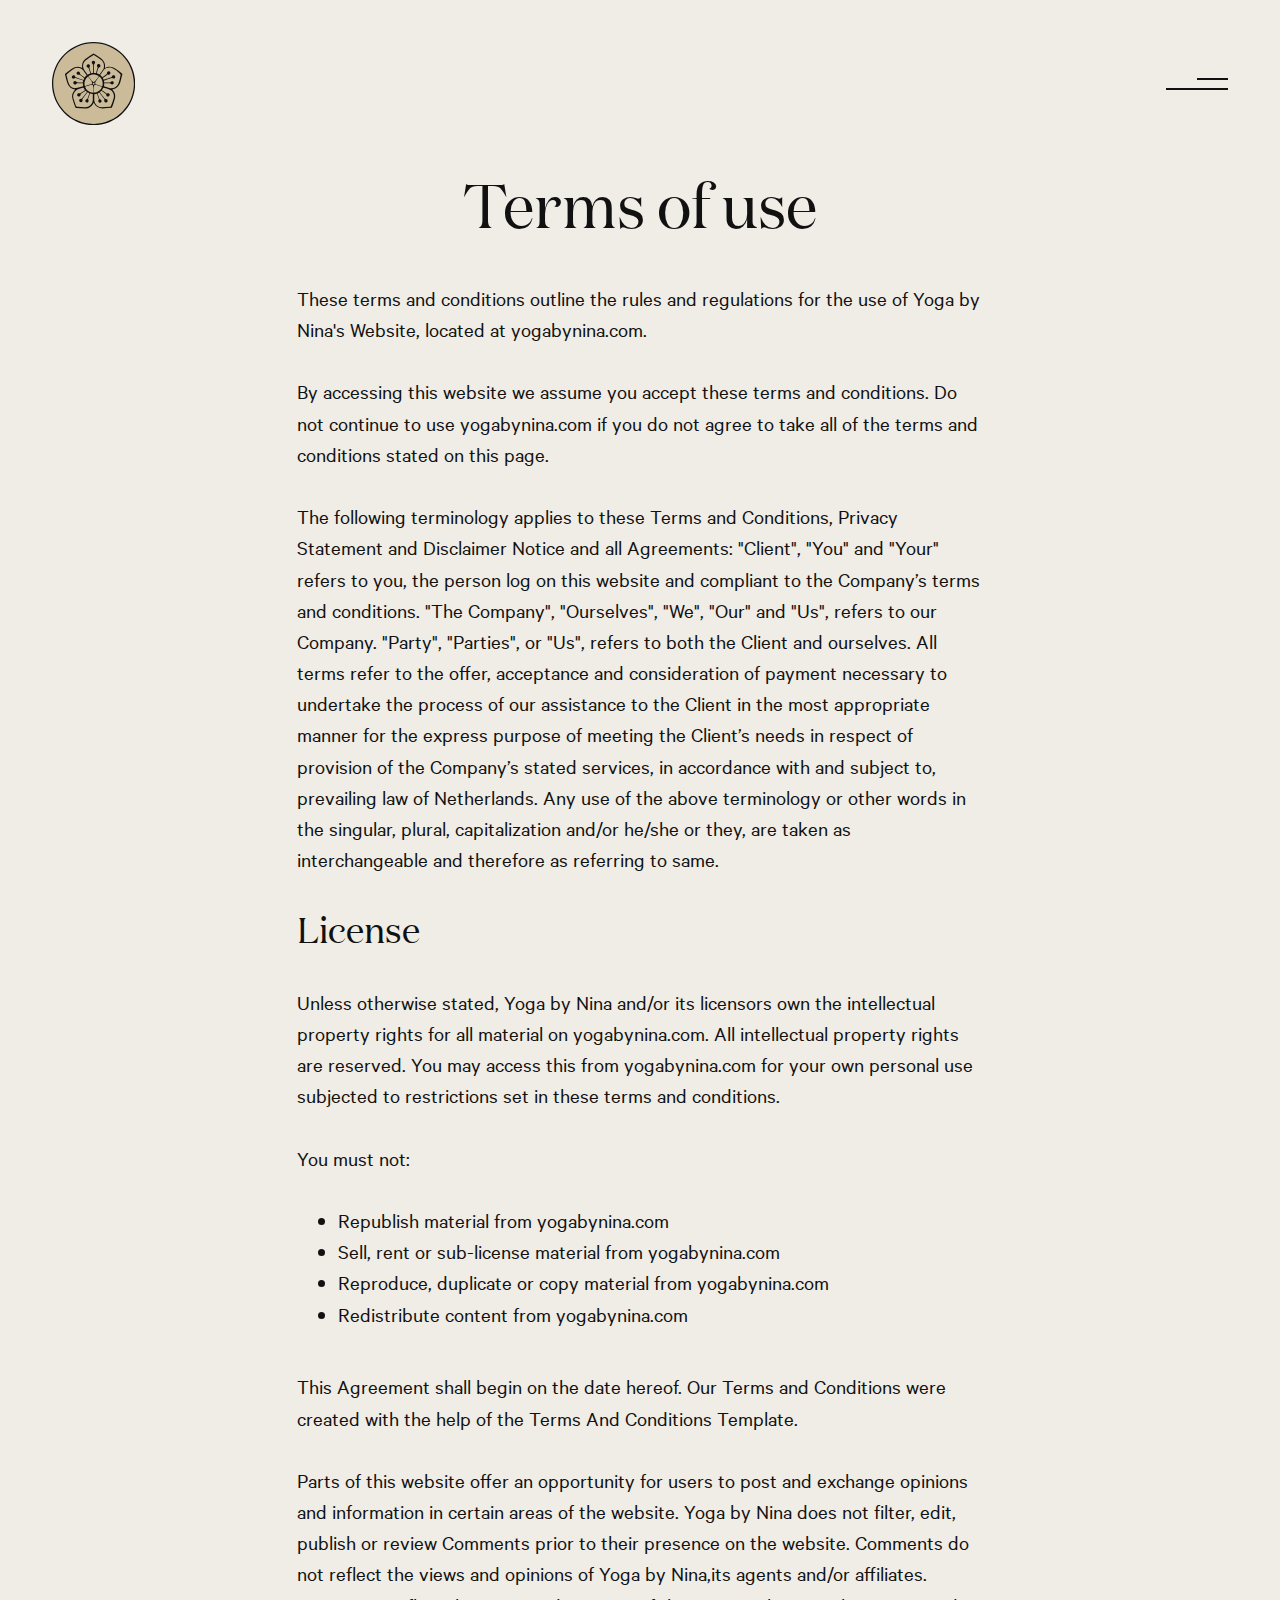
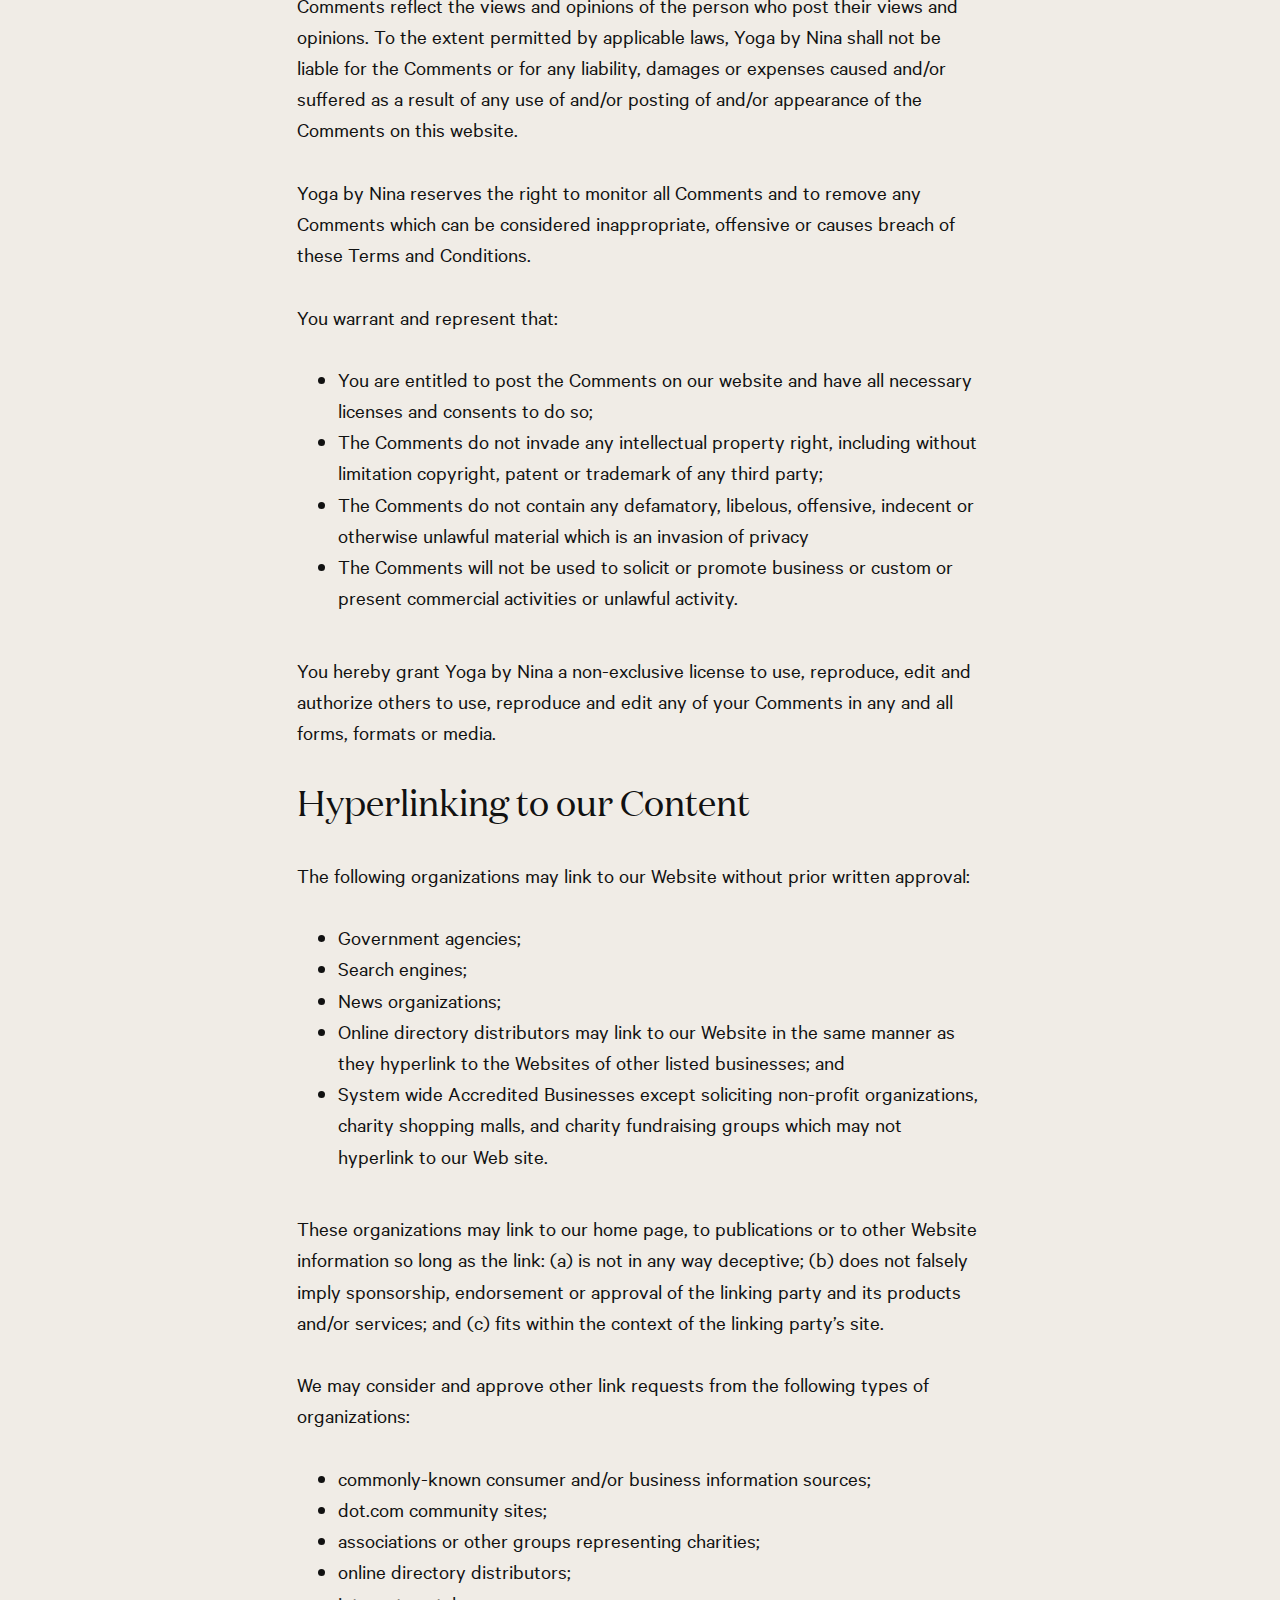
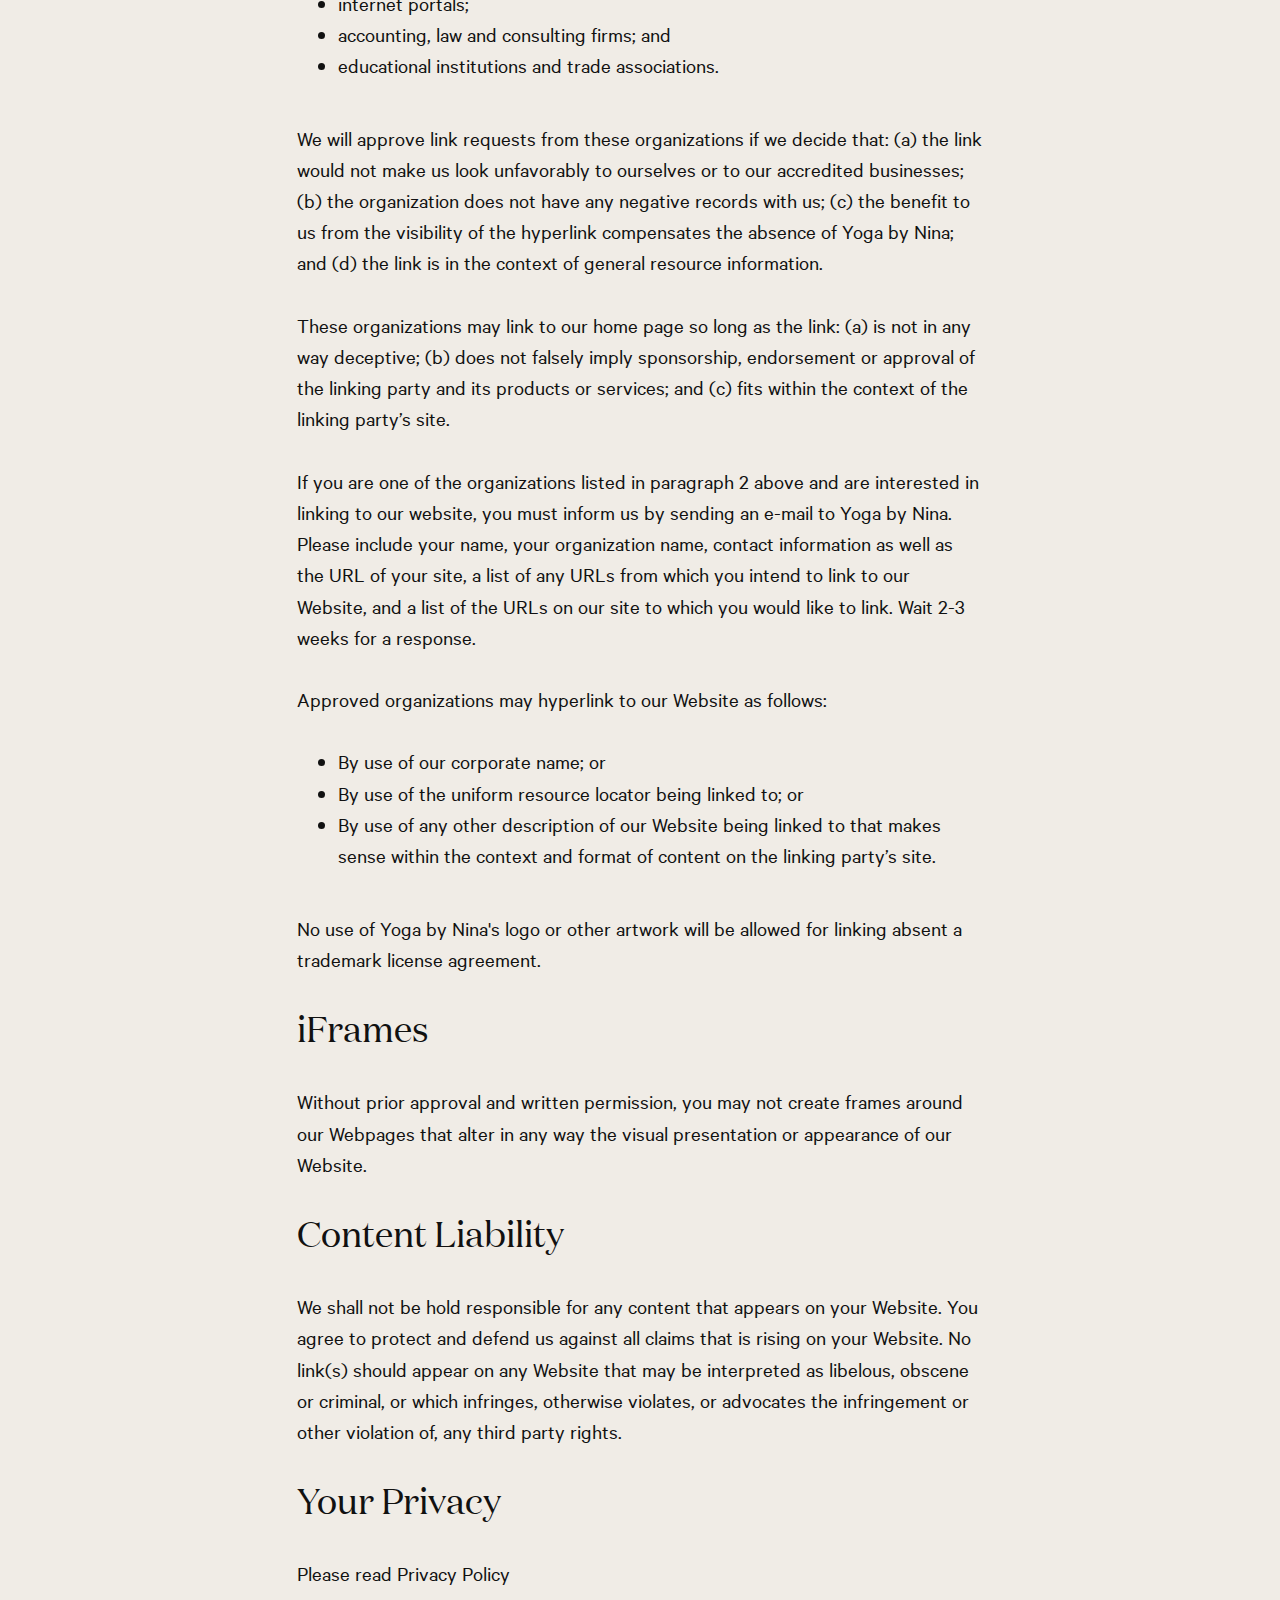
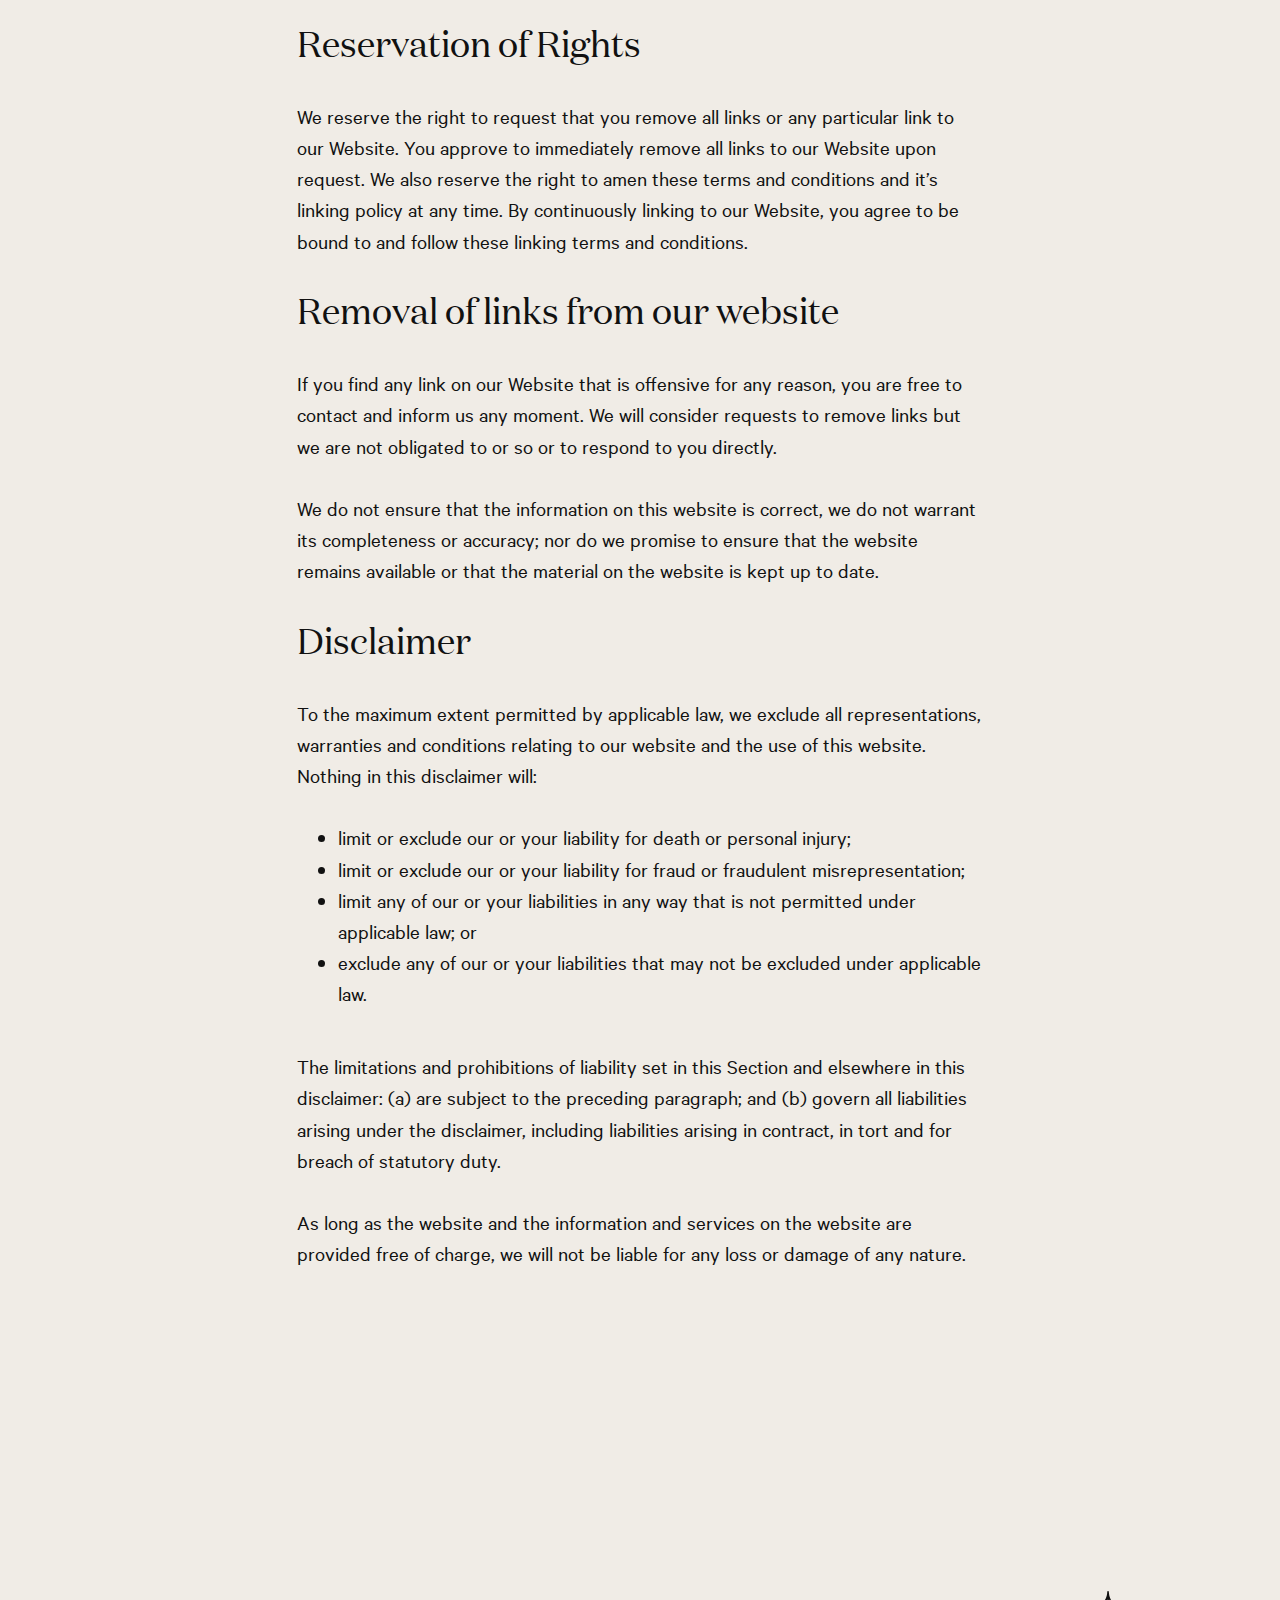
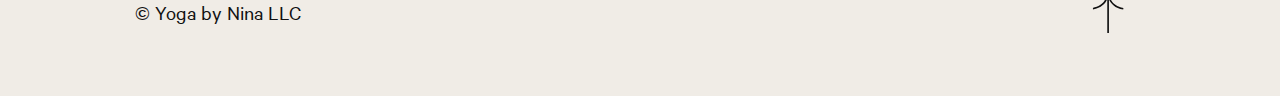
<file: terms.html>
﻿<!DOCTYPE html><!-- This site was created in Webflow. https://webflow.com --><!-- Last Published: Mon May 05 2025 08:28:01 GMT+0000 (Coordinated Universal Time) --><html data-wf-domain="www.yogabynina.com" data-wf-page="62cf14618951bbd41902b8a0" data-wf-site="62cf14618951bb43f802b88c" lang="en"><head><meta charset="utf-8"><title>Terms —  Glow Flow Yoga by Nina</title><meta content="Nina aims to make yoga accessible for everyone. Merging her unique backgrounds as a former Taekwondo Champion and K-Pop Recording Artist, Nina founded the ‘Glow Flow Yoga by Nina’ Method, designed to promote connection of mind, body, and spirit through carefully considered postures, movement and breath. The &#x27;Glow Flow Yoga by Nina&#x27; methodology promotes proper muscle activation, spinal alignment, mental focus, and flexibility - as cross between ancient practices of Yoga and Martial Arts, Pilates, and Sound Healing therapies. Known for her versatility, Nina’s classes range from a dynamic and powerful Signature Vinyasa Glow Flow,  to deeply relaxing and introspective Yin and Restorative Yoga practices." name="description"><meta content="Terms —  Glow Flow Yoga by Nina" property="og:title"><meta content="Nina aims to make yoga accessible for everyone. Merging her unique backgrounds as a former Taekwondo Champion and K-Pop Recording Artist, Nina founded the ‘Glow Flow Yoga by Nina’ Method, designed to promote connection of mind, body, and spirit through carefully considered postures, movement and breath. The &#x27;Glow Flow Yoga by Nina&#x27; methodology promotes proper muscle activation, spinal alignment, mental focus, and flexibility - as cross between ancient practices of Yoga and Martial Arts, Pilates, and Sound Healing therapies. Known for her versatility, Nina’s classes range from a dynamic and powerful Signature Vinyasa Glow Flow,  to deeply relaxing and introspective Yin and Restorative Yoga practices." property="og:description"><meta content="https://cdn.prod.website-files.com/613fe00cfeef1d74a4cc3bdc/62c0d884a3ad0f5a2f078958_YogabyNina_OpenGraph.jpg" property="og:image"><meta content="Terms —  Glow Flow Yoga by Nina" property="twitter:title"><meta content="Nina aims to make yoga accessible for everyone. Merging her unique backgrounds as a former Taekwondo Champion and K-Pop Recording Artist, Nina founded the ‘Glow Flow Yoga by Nina’ Method, designed to promote connection of mind, body, and spirit through carefully considered postures, movement and breath. The &#x27;Glow Flow Yoga by Nina&#x27; methodology promotes proper muscle activation, spinal alignment, mental focus, and flexibility - as cross between ancient practices of Yoga and Martial Arts, Pilates, and Sound Healing therapies. Known for her versatility, Nina’s classes range from a dynamic and powerful Signature Vinyasa Glow Flow,  to deeply relaxing and introspective Yin and Restorative Yoga practices." property="twitter:description"><meta content="https://cdn.prod.website-files.com/613fe00cfeef1d74a4cc3bdc/62c0d884a3ad0f5a2f078958_YogabyNina_OpenGraph.jpg" property="twitter:image"><meta property="og:type" content="website"><meta content="summary_large_image" name="twitter:card"><meta content="width=device-width, initial-scale=1" name="viewport"><meta content="Webflow" name="generator"><link href="62cf14618951bb43f802b88c/css/yoga-by-nina-prod.webflow.shared.dabaf43b4.min.css" rel="stylesheet" type="text/css"><script type="text/javascript">!function(o,c){var n=c.documentElement,t=" w-mod-";n.className+=t+"js",("ontouchstart"in o||o.DocumentTouch&&c instanceof DocumentTouch)&&(n.className+=t+"touch")}(window,document);</script><link href="62cf14618951bb43f802b88c/62cf14618951bbb0f802b8c7_YBN_favicon.png" rel="shortcut icon" type="image/x-icon"><link href="62cf14618951bb43f802b88c/62cf14618951bb1d1402b8ab_YBN_webclip.png" rel="apple-touch-icon"><style>
body .transition {display: block}
.w-editor .transition {display: none;}
.no-scroll-transition {overflow: hidden; position: relative;}
</style></head><body><div class="hide w-embed"><style>
*{
	-moz-osx-font-smoothing: grayscale;
	-webkit-font-smoothing: antialiased;
}

@media only screen and (min-width: 1536px){
	body {
		font-size: 1.625rem;
	}
}

@media only screen and (max-device-width: 480px) and (orientation: landscape){
	.device-rotate{
		display: flex;
	}
}

/*body {
  min-height: 100vh;
  min-height: -webkit-fill-available;
}

html {
  height: -webkit-fill-available;
}*/

::selection {
  color: #111111;
  background: #ccbb99;
}

.link::after, 
.text-style-link::after {
  content: '';
  position: absolute;
  width: 100%;
  height: 0.05em;
  bottom: -0.05em;
  left: 0;
  transform: scaleX(1);
  background-color: currentColor;
  transform-origin: bottom right;
  transition: transform 0.4s ease-out;
}
.link::after{
	transform: scaleX(0);
}
.link:hover::after, .link.is-active::after {
  transform: scaleX(1);
  transform-origin: bottom left;
}
.text-style-link:hover::after{
	transform: scaleX(0);
}
.classes-marquee__track{
	animation: marquee 48s infinite linear;
}
@keyframes marquee{
    0%		{transform: translateX(0)}
    100%	{transform: translateX(-100%)}
}
.nav__component, 
.scroll-down__component,
.book-trigger,
.classes-content__wipper{
	pointer-events: none;
}
.nav__menu-button, 
.nav__logo-link,
.nav__menu,
.about-intro__scroll-down
 {
	pointer-events: auto;
}

.book-studio.is-dark h1,
.book-private.is-dark h1,
.book-private.is-dark .currently-in__block,
.book-studio.is-dark .currently-in__block{
	color: #ccbb99;
}

.book-studio.is-dark .location-circle>div,
.book-private.is-dark .location-circle>div
{
	background-color: #ccbb99;
}

/* Hide scrollbar for Chrome, Safari and Opera */
.classes-window__slider::-webkit-scrollbar {
  display: none;
}

/* Hide scrollbar for IE, Edge and Firefox */
.classes-window__slider {
  -ms-overflow-style: none;  /* IE and Edge */
  scrollbar-width: none;  /* Firefox */
}
</style></div><div class="transition"><div class="transition-trigger"></div><div class="transition-content"></div></div><nav data-w-id="fc28b02d-5f63-b36b-0fab-3df50ba48db3" class="nav__component"><div class="navigation-padding"><div class="nav__container"><a href="index.htm" class="nav__logo-link w-inline-block"><div class="w-embed"><svg version="1.1" xmlns="http://www.w3.org/2000/svg" xmlns:xlink="http://www.w3.org/1999/xlink" x="0px" y="0px" viewbox="0 0 96 96">
<style type="text/css">
svg > path {
 transition: fill 0.4s ease-out;
}
.nav__logo-svg-gold {
	fill: #ccbb99;
}
.nav__logo-svg-black {
  fill: #111111;
}
</style>
<path id="logo_c" class="nav__logo-svg-gold" d="M48,94.5c25.7,0,46.5-20.8,46.5-46.5S73.7,1.5,48,1.5C22.3,1.5,1.5,22.3,1.5,48S22.3,94.5,48,94.5z"></path>
<path id="logo_s" class="nav__logo-svg-black" d="M48,96c-12.8,0-24.9-5-33.9-14.1C5,72.9,0,60.8,0,48s5-24.9,14.1-33.9C23.1,5,35.2,0,48,0s24.9,5,33.9,14.1
	C91,23.1,96,35.2,96,48s-5,24.9-14.1,33.9C72.9,91,60.8,96,48,96z M48,1.5C22.4,1.5,1.5,22.4,1.5,48S22.4,94.5,48,94.5
	S94.5,73.6,94.5,48S73.6,1.5,48,1.5z"></path>
<path id="logo_m" class="nav__logo-svg-black" d="M61.1,30c1-5.9-1.9-9.7-6.3-12.5c-2.3-1.5-4.5-2.9-6.8-4.3c-1,0.6-2,1.1-2.9,1.8c-2.3,1.5-4.5,3.1-6.7,4.7
	c-2.1,1.6-3.3,3.8-3.6,6.4c-0.2,1.2,0,2.4,0,3.6c-0.2,0-0.3,0-0.4,0c-4.1-2-8-1.4-11.5,1.2c-2.7,1.9-5.3,4-8,6.1
	c0.8,3.2,1.5,6.4,2.5,9.4c1.1,3.6,3.1,6.5,6.8,7.8c0.8,0.3,1.6,0.5,2.3,0.7c0,0.1,0,0.2,0,0.2c-0.1,0.2-0.2,0.4-0.4,0.5
	c-2.7,2.9-3.6,6.3-2.5,10c0.9,3.4,2.2,6.7,3.4,10.1c0.1,0.2,0.4,0.4,0.6,0.4c3.8,0.2,7.5,0.6,11.3,0.6c3.8,0,6.6-2,8.5-5.2
	c0.2-0.4,0.5-0.8,0.7-1.3c0.2,0.3,0.3,0.5,0.4,0.6c2.2,4,5.5,6,10.1,5.9c3.3-0.1,6.7-0.4,10-0.7c0.2,0,0.6-0.3,0.6-0.5
	c1.2-3.4,2.4-6.7,3.4-10.1c1-3.7,0.1-7.1-2.6-10c-0.2-0.2-0.3-0.4-0.4-0.7c5.2-0.9,8.1-4.1,9.4-8.9c0.8-3,1.5-5.9,2.3-8.9
	c-1.8-1.5-3.5-3-5.3-4.4C71.5,29.3,67,26.8,61.1,30z M38.7,21.3c2.7-2.3,5.9-4.1,8.9-6.1c0.2-0.2,0.8-0.1,1.1,0.1
	c2.7,1.8,5.6,3.4,8.1,5.4c3,2.4,3.8,5.8,2.9,9.5c-0.1,0.4-0.2,0.9-0.5,1.2c-1.5,2.1-2.9,4.1-4.5,6.2c-1-0.6-2.1-1.1-3.2-1.5
	c0.7-2.1,1.3-4.2,2.1-6.2c0.1-0.2,0.5-0.4,0.8-0.5c1.3-0.5,1.9-1.6,1.3-2.8c-0.5-1.1-1.9-1.4-2.9-0.8c-1,0.6-1.1,1.8-0.4,3
	c0.2,0.3,0.4,0.9,0.2,1.2c-0.5,1.7-1.2,3.4-1.7,5.2c-0.1,0.4-0.3,0.6-0.5,0.7c-0.6-0.1-1.3-0.2-1.9-0.2c-0.1-0.2-0.2-0.4-0.2-0.8
	c0-2.8,0-5.6,0-8.5c0-0.4,0.3-0.9,0.6-1.1c1.1-1,1.2-2.1,0.3-3.1c-0.8-0.8-2-0.8-2.8,0c-0.9,0.9-0.7,2.1,0.3,3.1
	c0.3,0.3,0.7,0.6,0.7,1c0,3.1,0,6.2,0,9.4c-0.8,0-1.6,0.1-2.3,0.3c-0.7-2.1-1.4-4.1-2-6.2c-0.1-0.3,0.1-0.7,0.3-1
	c0.7-1.1,0.6-2.3-0.5-2.9c-1-0.6-2.3-0.2-2.8,0.8c-0.6,1.1,0,2.3,1.2,2.8c0.4,0.2,0.9,0.6,1.1,1.1c0.7,1.8,1.3,3.7,1.9,5.7
	c-1.2,0.3-2.2,0.9-3.2,1.5c-1.6-2.9-4.4-4.9-5.1-8.4C35.6,26.2,36.3,23.3,38.7,21.3z M45.4,44.1c-1.1-1.6-2.2-3.1-3.4-4.7
	c3.3-2.6,8.8-2.5,12,0c-0.9,1.3-1.8,2.5-2.8,3.8c-0.2,0.3-0.4,0.5-0.6,0.8c-0.6,1-1.5,1.6-2.4,2.2c-0.1,0.1-0.3,0.1-0.5,0
	C46.9,45.7,46,45.1,45.4,44.1z M46.4,47.5c0,0.1-0.1,0.3-0.2,0.3c-0.7,0.6-1.5,1.1-2.4,1.3c-1.8,0.5-3.6,1.2-5.4,1.8
	c-0.1,0-0.2,0.1-0.4,0.1c-1.3-3.7,0.1-8.8,3.6-11.3c0.4,0.5,0.8,1.1,1.2,1.6c0.9,1.3,1.9,2.5,2.7,3.8C45.9,45.8,46.1,46.7,46.4,47.5
	z M49.7,47.3c0.3-1,0.7-1.9,1.3-2.7c1.2-1.5,2.3-3.1,3.5-4.7c3.3,2.3,4.9,7.2,3.5,11.3c-1.1-0.3-2.1-0.7-3.2-1
	c-0.5-0.2-1.1-0.4-1.6-0.5c-1.2-0.3-2.3-0.9-3.3-1.7C49.7,47.7,49.6,47.5,49.7,47.3z M19.7,48.6c-1.4-3.3-2.1-7-3-10.5
	c-0.1-0.3,0.1-0.8,0.4-1c2.6-2,5.1-4.2,7.8-6c3-1.9,6.3-1.7,9.4,0.1c0.7,0.4,1.3,1,1.8,1.6c1.4,1.8,2.7,3.7,4,5.6
	c-0.9,0.7-1.7,1.6-2.4,2.6c-1.7-1.3-3.4-2.6-5.1-3.9c-0.2-0.2-0.3-0.7-0.3-1c-0.1-1.3-1-2.2-2.1-2.1c-1.1,0.1-2,1.2-1.8,2.3
	c0.2,1.2,1.3,1.8,2.7,1.6c0.4-0.1,1,0,1.3,0.2c1.2,0.8,2.3,1.7,3.5,2.6c0.8,0.6,1.2,0.9,1.3,1.3c-0.3,0.6-0.6,1.2-0.9,1.9
	c0,0,0,0,0,0c-3-1-6-2-8.9-3.1c-0.3-0.1-0.5-0.5-0.6-0.8c-0.5-1.3-1.6-1.9-2.8-1.4c-1,0.5-1.5,1.7-0.9,2.7c0.6,1.1,1.9,1.3,3,0.5
	c0.3-0.2,0.8-0.3,1.1-0.2c2.9,0.9,5.8,1.9,8.7,2.9c0,0.1,0,0.1,0.1,0.1c-0.2,0.6-0.3,1.2-0.3,1.8c-0.3,0.4-0.8,0.4-1.9,0.4
	c-1,0-2.1,0-3.1,0c-1.1,0-2,0.1-2.8-1.1c-0.5-0.9-2-0.8-2.8,0c-0.7,0.8-0.7,2,0,2.7c0.7,0.8,2.2,0.9,2.8,0c0.6-0.9,1.4-0.9,2.2-0.9
	c1.8,0,3.6,0,5.5,0c0,0.1,0,0.1,0,0.2c0,1,0.1,2,0.3,2.9c0,0.2,0,0.4,0.1,0.6c-2.9,0.7-5.8,1.8-8.8,2C23.9,53.6,21,51.8,19.7,48.6z
	 M38,75.4c-2.9-0.1-5.8-0.4-8.7-0.6c-0.9-0.1-1.4-0.5-1.7-1.3c-0.9-2.9-2.1-5.7-2.9-8.6c-1-3.9,0.5-7.1,3.7-9.6
	c0.3-0.2,0.7-0.4,1-0.5c2.1-0.6,4.2-1.2,6.2-1.9c0.5-0.2,0.8-0.1,1,0.2c0.3,0.6,0.5,1.1,0.9,1.6c0.2,0.3,0.4,0.7,0.6,1
	c-1.8,1.2-3.5,2.4-5.3,3.5c-0.2,0.2-0.7,0.1-1,0c-1.3-0.4-2.4,0.2-2.7,1.3c-0.3,1.2,0.4,2.2,1.6,2.4c1.2,0.2,2.2-0.7,2.3-2.1
	c0-0.4,0.3-0.9,0.6-1.1c1.7-1.2,3.4-2.3,5.1-3.5c0.2,0.2,0.5,0.4,0.7,0.6c0.1,0.1,0.2,0.2,0.3,0.3c0.2,0.2,0.4,0.4,0.7,0.6
	c-2,2.6-3.9,5.1-5.9,7.6c-0.2,0.2-0.7,0.2-1,0.2c-1.3,0-2.2,0.9-2.1,2.1c0.1,1.2,1.1,2,2.3,1.8c1.2-0.2,1.8-1.3,1.5-2.6
	c-0.1-0.3-0.2-0.8,0-1.1c1.9-2.6,3.9-5.1,5.9-7.7c0.7,0.4,1.3,0.7,2,1.1c-0.7,2.1-1.4,4.2-2.2,6.3c-0.1,0.3-0.5,0.5-0.9,0.6
	c-1.3,0.5-1.9,1.6-1.4,2.8c0.4,1,1.7,1.4,2.6,0.9c1.1-0.5,1.4-1.8,0.7-3c-0.2-0.3-0.3-0.8-0.2-1.2c0.6-2,1.4-4,2.1-6.1
	c1.1,0.2,2.1,0.4,3.3,0.6c0,2-0.1,3.9,0,5.9C47.5,71.8,42.5,75.6,38,75.4z M47.8,57.9c0,0.2,0,0.4,0,0.6c-4.2,0-8.3-2.8-9.6-6.9
	c0.4-0.1,0.8-0.3,1.1-0.4c1.7-0.5,3.3-1.2,5-1.6c0.8-0.2,1.7-0.1,2.6-0.1c0.1,0,0.2,0.2,0.2,0.3c0.4,1.1,0.7,2.1,0.7,3.3
	C47.8,54.7,47.8,56.3,47.8,57.9z M47.8,49.1c-0.1-0.3-0.3-0.5-0.6-0.4c-0.2,0-0.4,0-0.7-0.1c0.9-0.4,1-1,0.6-1.9
	c0.7,0.7,1.3,0.7,2,0c-0.4,0.9-0.2,1.5,0.6,1.9c-0.9-0.1-1.5,0.2-1.7,1.1C47.9,49.5,47.8,49.3,47.8,49.1z M48.3,58.4
	c0-0.2,0-0.4,0-0.5c0-2-0.1-4,0-6c0-0.8,0.4-1.6,0.6-2.3c0-0.1,0.2-0.1,0.4-0.2c1-0.1,1.9,0,2.9,0.4c1.7,0.6,3.5,1.1,5.2,1.7
	c0.1,0,0.2,0.1,0.4,0.1C56.7,55.1,52.8,58.4,48.3,58.4z M71.3,64.2c-0.8,3.3-2.1,6.5-3.3,9.7c-0.1,0.4-0.8,0.8-1.3,0.8
	c-3.1,0.3-6.2,0.6-9.3,0.6c-3.8-0.1-6.5-2.1-8.1-5.6c-0.4-0.8-0.4-1.9-0.5-2.8c-0.1-2.2,0-4.3,0-6.5c1-0.2,2-0.4,3.2-0.6
	c0.7,2.1,1.5,4.1,2.1,6.2c0.1,0.3-0.1,0.7-0.3,1c-0.7,1.2-0.4,2.3,0.6,2.9c1,0.5,2.3,0.1,2.7-0.9c0.5-1.2-0.1-2.3-1.5-2.7
	c-0.3-0.1-0.7-0.3-0.8-0.6c-0.8-2-1.5-4.1-2.2-6.2c0.7-0.4,1.2-0.7,2-1.1c0.9,1.1,1.7,2.3,2.6,3.4c1,1.3,2,2.5,2.9,3.8
	c0.3,0.4,0.4,1,0.3,1.5c-0.3,1.3,0.3,2.4,1.5,2.6c1.2,0.2,2.2-0.5,2.3-1.7c0.1-1.2-0.7-2.1-2-2.2c-0.5,0-1.1-0.3-1.4-0.6
	c-1.9-2.3-3.7-4.7-5.6-7.2c0.6-0.5,1.1-1,1.7-1.6c1.8,1.2,3.6,2.4,5.3,3.6c0.2,0.2,0.4,0.6,0.4,0.8c0.1,1.5,1,2.4,2.3,2.2
	c1.1-0.2,1.9-1.2,1.6-2.4c-0.3-1.2-1.3-1.7-2.8-1.3c-0.3,0.1-0.7,0.1-0.9,0c-0.5-0.2-1-0.6-1.4-0.9c-1.3-0.9-2.6-1.8-3.9-2.6
	c0.2-0.4,0.4-0.7,0.5-1c0.3-0.4,0.5-0.9,0.8-1.4c0-0.1,0.1-0.1,0.1-0.2c0.1-0.2,0.6-0.4,0.8-0.4c2.4,0.7,4.8,1.2,7.1,2.2
	C70.1,56.4,72.2,60.7,71.3,64.2z M79.2,38.3c-0.8,3.2-1.4,6.5-2.6,9.5c-1.4,3.7-4.4,5.5-8.3,5.7c-0.4,0-0.8,0-1.2-0.1
	c-2.4-0.7-4.7-1.4-7.2-2.2c0-0.2,0-0.4,0.1-0.6c0.2-0.8,0.3-1.7,0.3-2.5c0,0,0,0,0,0c0-0.1,0-0.3,0-0.4c2.2,0,4.5,0,6.7,0
	c0.2,0,0.5,0.4,0.7,0.6c0.8,1,2.1,1.1,3,0.3c0.8-0.8,0.8-2.1-0.1-2.9c-0.9-0.8-2.1-0.6-3,0.4c-0.3,0.4-0.9,0.7-1.3,0.7
	c-2,0.1-4,0-6.1,0c0-0.1,0-0.1,0-0.2c-0.1-0.7-0.2-1.4-0.4-2c3.1-1,6.1-2.1,9.1-3.1c0.2-0.1,0.6,0.1,0.9,0.3c1.2,0.7,2.5,0.5,3-0.6
	c0.5-1,0.1-2.3-1-2.7c-1.2-0.5-2.2,0.1-2.7,1.4c-0.1,0.3-0.4,0.7-0.6,0.8c-2.9,1-5.9,2-8.9,3c-0.3-0.8-0.6-1.5-1-2.1
	c1.8-1.3,3.5-2.7,5.2-3.9c0.2-0.2,0.7,0,1,0c1.3,0.3,2.4-0.3,2.6-1.5c0.2-1.1-0.5-2.2-1.7-2.4c-1.2-0.2-2.1,0.7-2.2,2
	c-0.1,0.5-0.3,1.1-0.7,1.3c-1.5,1.3-3.1,2.4-4.8,3.6c-0.7-1-1.5-1.9-2.4-2.6c1.5-2.1,2.9-4.3,4.5-6.3c1.8-2.2,6.2-3,9.2-1.8
	c3.7,1.5,6.6,4.2,9.4,6.9C79.2,37.5,79.3,38,79.2,38.3z"></path>
</svg></div></a><a href="#" class="nav__menu-button w-inline-block"><div class="nav__menu-button-close"><div class="nav__menu-button-top-line-close"></div><div class="nav__menu-button-bottom-line-close"></div></div><div class="nav__menu-button-hover-ring"></div><div class="nav__menu-button-top-line"></div><div class="nav__menu-button-bottom-line"></div></a></div><div class="nav__menu"><div class="nav__menu-container"><div class="nav__menu-column-left"><div class="nav__menu-item"><a href="about.html" class="text-colour-gold w-inline-block"><div class="nav__menu-item-wrap"><div class="nav__menu-item-title"><h1 class="heading-xlarge">About</h1></div></div></a></div><div class="nav__menu-item"><a href="classes.html" class="text-colour-gold w-inline-block"><div class="nav__menu-item-wrap"><div class="nav__menu-item-title"><h1 class="heading-xlarge">Classes</h1></div></div></a></div><div class="nav__menu-item"><a href="contact.html" class="text-colour-gold w-inline-block"><div class="nav__menu-item-wrap"><div class="nav__menu-item-title"><h1 class="heading-xlarge">Contact</h1></div></div></a></div></div><div class="nav__menu-column-right"><div class="nav__menu-cta"><a href="book.html" class="button is-alt w-button">Book classes</a></div><div class="nav__menu-s-links"><a href="terms.html" aria-current="page" class="text-colour-gold link w--current">Terms</a><a href="privacy.html" class="text-colour-gold link">Privacy</a><a href="biography.html" class="text-colour-gold link">Biography</a><a id="w-node-_73577318-ec5d-18cd-388d-6db29467600c-0ba48db3" href="credits.html" class="text-colour-gold link">Credits</a></div></div></div></div></div><div class="device-rotate"><div class="device-rotate__icon w-embed"><svg version="1.1" xmlns="http://www.w3.org/2000/svg" viewbox="0 0 54 54">
<style type="text/css">
	.p-stroke{fill:none;stroke:currentColor;stroke-width:2;stroke-linejoin:round;}
</style>
<g>
	<path class="p-stroke" d="M43,21.7c1.7,3.5,2.1,7.4,1.4,11.1c-0.8,3.8-2.7,7.2-5.6,9.7c-2.9,2.5-6.5,4.1-10.3,4.4s-7.6-0.6-10.9-2.7
		c-3.2-2-5.7-5.1-7.1-8.7C9.1,32,8.9,28.1,10,24.4c1.1-3.7,3.3-6.9,6.4-9.2c3.1-2.3,6.8-3.6,10.6-3.5l8.2-0.1"></path>
	<path class="p-stroke" d="M35.7,11.5c-2.6-0.2-7.9-2.1-8.5-8.5"></path>
	<path class="p-stroke" d="M27.2,19.9c0.2-2.6,2.1-7.9,8.5-8.5"></path>
</g>
</svg></div><div>Please rotate your device.</div></div></nav><div class="page-wrapper"><div class="main-wrapper"><div id="main" class="section-page-main"><div class="page-padding"><div class="container-medium"><div class="text-align-center"><h1 class="heading-large">Terms of use</h1></div><div class="margin-top margin-medium"><div class="page-rich-text w-richtext"><p>These terms and conditions outline the rules and regulations for the use of Yoga by Nina&#x27;s Website, located at yogabynina.com.</p><p>By accessing this website we assume you accept these terms and conditions. Do not continue to use yogabynina.com if you do not agree to take all of the terms and conditions stated on this page.</p><p>The following terminology applies to these Terms and Conditions, Privacy Statement and Disclaimer Notice and all Agreements: &quot;Client&quot;, &quot;You&quot; and &quot;Your&quot; refers to you, the person log on this website and compliant to the Company’s terms and conditions. &quot;The Company&quot;, &quot;Ourselves&quot;, &quot;We&quot;, &quot;Our&quot; and &quot;Us&quot;, refers to our Company. &quot;Party&quot;, &quot;Parties&quot;, or &quot;Us&quot;, refers to both the Client and ourselves. All terms refer to the offer, acceptance and consideration of payment necessary to undertake the process of our assistance to the Client in the most appropriate manner for the express purpose of meeting the Client’s needs in respect of provision of the Company’s stated services, in accordance with and subject to, prevailing law of Netherlands. Any use of the above terminology or other words in the singular, plural, capitalization and/or he/she or they, are taken as interchangeable and therefore as referring to same.</p><h2>License</h2><p>Unless otherwise stated, Yoga by Nina and/or its licensors own the intellectual property rights for all material on yogabynina.com. All intellectual property rights are reserved. You may access this from yogabynina.com for your own personal use subjected to restrictions set in these terms and conditions.</p><p>You must not:</p><ul role="list"><li>Republish material from yogabynina.com</li><li>Sell, rent or sub-license material from yogabynina.com</li><li>Reproduce, duplicate or copy material from yogabynina.com</li><li>Redistribute content from yogabynina.com</li></ul><p>This Agreement shall begin on the date hereof. Our Terms and Conditions were created with the help of the <a href="https://www.privacypolicies.com/blog/sample-terms-conditions-template/">Terms And Conditions Template</a>.</p><p>Parts of this website offer an opportunity for users to post and exchange opinions and information in certain areas of the website. Yoga by Nina does not filter, edit, publish or review Comments prior to their presence on the website. Comments do not reflect the views and opinions of Yoga by Nina,its agents and/or affiliates. Comments reflect the views and opinions of the person who post their views and opinions. To the extent permitted by applicable laws, Yoga by Nina shall not be liable for the Comments or for any liability, damages or expenses caused and/or suffered as a result of any use of and/or posting of and/or appearance of the Comments on this website.</p><p>Yoga by Nina reserves the right to monitor all Comments and to remove any Comments which can be considered inappropriate, offensive or causes breach of these Terms and Conditions.</p><p>You warrant and represent that:</p><ul role="list"><li>You are entitled to post the Comments on our website and have all necessary licenses and consents to do so;</li><li>The Comments do not invade any intellectual property right, including without limitation copyright, patent or trademark of any third party;</li><li>The Comments do not contain any defamatory, libelous, offensive, indecent or otherwise unlawful material which is an invasion of privacy</li><li>The Comments will not be used to solicit or promote business or custom or present commercial activities or unlawful activity.</li></ul><p>You hereby grant Yoga by Nina a non-exclusive license to use, reproduce, edit and authorize others to use, reproduce and edit any of your Comments in any and all forms, formats or media.</p><h2>Hyperlinking to our Content</h2><p>The following organizations may link to our Website without prior written approval:</p><ul role="list"><li>Government agencies;</li><li>Search engines;</li><li>News organizations;</li><li>Online directory distributors may link to our Website in the same manner as they hyperlink to the Websites of other listed businesses; and</li><li>System wide Accredited Businesses except soliciting non-profit organizations, charity shopping malls, and charity fundraising groups which may not hyperlink to our Web site.</li></ul><p>These organizations may link to our home page, to publications or to other Website information so long as the link: (a) is not in any way deceptive; (b) does not falsely imply sponsorship, endorsement or approval of the linking party and its products and/or services; and (c) fits within the context of the linking party’s site.</p><p>We may consider and approve other link requests from the following types of organizations:</p><ul role="list"><li>commonly-known consumer and/or business information sources;</li><li>dot.com community sites;</li><li>associations or other groups representing charities;</li><li>online directory distributors;</li><li>internet portals;</li><li>accounting, law and consulting firms; and</li><li>educational institutions and trade associations.</li></ul><p>We will approve link requests from these organizations if we decide that: (a) the link would not make us look unfavorably to ourselves or to our accredited businesses; (b) the organization does not have any negative records with us; (c) the benefit to us from the visibility of the hyperlink compensates the absence of Yoga by Nina; and (d) the link is in the context of general resource information.</p><p>These organizations may link to our home page so long as the link: (a) is not in any way deceptive; (b) does not falsely imply sponsorship, endorsement or approval of the linking party and its products or services; and (c) fits within the context of the linking party’s site.</p><p>If you are one of the organizations listed in paragraph 2 above and are interested in linking to our website, you must inform us by sending an e-mail to Yoga by Nina. Please include your name, your organization name, contact information as well as the URL of your site, a list of any URLs from which you intend to link to our Website, and a list of the URLs on our site to which you would like to link. Wait 2-3 weeks for a response.</p><p>Approved organizations may hyperlink to our Website as follows:</p><ul role="list"><li>By use of our corporate name; or</li><li>By use of the uniform resource locator being linked to; or</li><li>By use of any other description of our Website being linked to that makes sense within the context and format of content on the linking party’s site.</li></ul><p>No use of Yoga by Nina&#x27;s logo or other artwork will be allowed for linking absent a trademark license agreement.</p><h2>iFrames</h2><p>Without prior approval and written permission, you may not create frames around our Webpages that alter in any way the visual presentation or appearance of our Website.</p><h2>Content Liability</h2><p>We shall not be hold responsible for any content that appears on your Website. You agree to protect and defend us against all claims that is rising on your Website. No link(s) should appear on any Website that may be interpreted as libelous, obscene or criminal, or which infringes, otherwise violates, or advocates the infringement or other violation of, any third party rights.</p><h2>Your Privacy</h2><p>Please read <a href="privacy.html">Privacy Policy</a></p><h2>Reservation of Rights</h2><p>We reserve the right to request that you remove all links or any particular link to our Website. You approve to immediately remove all links to our Website upon request. We also reserve the right to amen these terms and conditions and it’s linking policy at any time. By continuously linking to our Website, you agree to be bound to and follow these linking terms and conditions.</p><h2>Removal of links from our website</h2><p>If you find any link on our Website that is offensive for any reason, you are free to contact and inform us any moment. We will consider requests to remove links but we are not obligated to or so or to respond to you directly.</p><p>We do not ensure that the information on this website is correct, we do not warrant its completeness or accuracy; nor do we promise to ensure that the website remains available or that the material on the website is kept up to date.</p><h2>Disclaimer</h2><p>To the maximum extent permitted by applicable law, we exclude all representations, warranties and conditions relating to our website and the use of this website. Nothing in this disclaimer will:</p><ul role="list"><li>limit or exclude our or your liability for death or personal injury;</li><li>limit or exclude our or your liability for fraud or fraudulent misrepresentation;</li><li>limit any of our or your liabilities in any way that is not permitted under applicable law; or</li><li>exclude any of our or your liabilities that may not be excluded under applicable law.</li></ul><p>The limitations and prohibitions of liability set in this Section and elsewhere in this disclaimer: (a) are subject to the preceding paragraph; and (b) govern all liabilities arising under the disclaimer, including liabilities arising in contract, in tort and for breach of statutory duty.</p><p>As long as the website and the information and services on the website are provided free of charge, we will not be liable for any loss or damage of any nature.</p><p>‍</p></div></div></div></div></div><div data-scroll-section="1" class="page-footer"><div class="page-padding"><div class="container-large"><div data-w-id="cd028b93-7356-3c9f-1e94-19974bf700b3" class="footer__layout"><div>© Yoga by Nina LLC</div><a href="#main" class="footer-scroll w-inline-block"><div class="w-embed"><svg version="1.0" xmlns="http://www.w3.org/2000/svg" xmlns:xlink="http://www.w3.org/1999/xlink" viewbox="0 0 47 64">
<style type="text/css">
svg > path {
 transition: fill 0.4s ease-out;
}
.scroll-arrow-gold {
	fill: #ccbb99;
}
.scroll-arrow-black {
  fill: #111111;
}
</style>
<path id="scroll-arrow" class="scroll-arrow-black" d="M47,38.1l-0.2-1.3l-0.1-0.6l-0.1-0.6C33.8,37.9,27.8,44.7,24.9,51V0.3h-0.6H23h-0.6v50.9
	c-2.9-6.6-9-13.7-21.6-15.7l-0.2,1.3l-0.1,0.7l-0.1,0.6c19.5,3,21.9,18.7,22.1,23.9c-0.1,1.2,0,1.8,0,1.9l0.6-0.1h0.3l1.6,0.1
	c0,0,0-0.4,0-1v-1.7C25.3,55.4,28.1,41.5,47,38.1z"></path>
</svg></div></a></div></div></div></div></div></div><script src="js/jquery-3.5.1.min.dc5e7f18c8.js?site=62cf14618951bb43f802b88c" type="text/javascript" integrity="sha256-9/aliU8dGd2tb6OSsuzixeV4y/faTqgFtohetphbbj0=" crossorigin="anonymous"></script><script src="62cf14618951bb43f802b88c/js/webflow.schunk.4a394eb5af8156f2.js" type="text/javascript"></script><script src="62cf14618951bb43f802b88c/js/webflow.schunk.aef4c5686e4f836e.js" type="text/javascript"></script><script src="62cf14618951bb43f802b88c/js/webflow.781ee5f7.07369e2fd2e1ad18.js" type="text/javascript"></script><script>$((()=>{$(".nav__menu-button").on("click",(()=>{$(".nav__logo-link svg > path").toggleClass("nav__logo-svg-gold nav__logo-svg-black")}))}));let transitionTrigger=$(".transition-trigger"),introDurationMS=0,exitDurationMS=1e3,excludedClass="no-transition";transitionTrigger.length>0&&(transitionTrigger.click(),$("body").addClass("no-scroll-transition"),setTimeout((()=>{$("body").removeClass("no-scroll-transition")}),introDurationMS)),$("a").on("click",(function(t){if($(this).prop("hostname")===window.location.host&&-1===$(this).attr("href").indexOf("#")&&!$(this).hasClass(excludedClass)&&"_blank"!==$(this).attr("target")&&transitionTrigger.length>0){t.preventDefault(),$("body").addClass("no-scroll-transition");let i=$(this).attr("href");transitionTrigger.click(),setTimeout((function(){window.location=i}),exitDurationMS)}})),window.onpageshow=function(t){t.persisted&&window.location.reload()},setTimeout((()=>{$(window).on("resize",(function(){setTimeout((()=>{$(".transition").css("display","none")}),50)}))}),introDurationMS);</script></body></html>
</file>
<file: 62cf14618951bb43f802b88c/css/yoga-by-nina-prod.webflow.shared.dabaf43b4.min.css>
﻿html{-webkit-text-size-adjust:100%;-ms-text-size-adjust:100%;font-family:sans-serif}body{margin:0}article,aside,details,figcaption,figure,footer,header,hgroup,main,menu,nav,section,summary{display:block}audio,canvas,progress,video{vertical-align:baseline;display:inline-block}audio:not([controls]){height:0;display:none}[hidden],template{display:none}a{background-color:#0000}a:active,a:hover{outline:0}abbr[title]{border-bottom:1px dotted}b,strong{font-weight:700}dfn{font-style:italic}h1{margin:.67em 0;font-size:2em}mark{color:#000;background:#ff0}small{font-size:80%}sub,sup{vertical-align:baseline;font-size:75%;line-height:0;position:relative}sup{top:-.5em}sub{bottom:-.25em}img{border:0}svg:not(:root){overflow:hidden}hr{box-sizing:content-box;height:0}pre{overflow:auto}code,kbd,pre,samp{font-family:monospace;font-size:1em}button,input,optgroup,select,textarea{color:inherit;font:inherit;margin:0}button{overflow:visible}button,select{text-transform:none}button,html input[type=button],input[type=reset]{-webkit-appearance:button;cursor:pointer}button[disabled],html input[disabled]{cursor:default}button::-moz-focus-inner,input::-moz-focus-inner{border:0;padding:0}input{line-height:normal}input[type=checkbox],input[type=radio]{box-sizing:border-box;padding:0}input[type=number]::-webkit-inner-spin-button,input[type=number]::-webkit-outer-spin-button{height:auto}input[type=search]{-webkit-appearance:none}input[type=search]::-webkit-search-cancel-button,input[type=search]::-webkit-search-decoration{-webkit-appearance:none}legend{border:0;padding:0}textarea{overflow:auto}optgroup{font-weight:700}table{border-collapse:collapse;border-spacing:0}td,th{padding:0}@font-face{font-family:webflow-icons;src:url([data-uri])format("truetype");font-weight:400;font-style:normal}[class^=w-icon-],[class*=\ w-icon-]{speak:none;font-variant:normal;text-transform:none;-webkit-font-smoothing:antialiased;-moz-osx-font-smoothing:grayscale;font-style:normal;font-weight:400;line-height:1;font-family:webflow-icons!important}.w-icon-slider-right:before{content:""}.w-icon-slider-left:before{content:""}.w-icon-nav-menu:before{content:""}.w-icon-arrow-down:before,.w-icon-dropdown-toggle:before{content:""}.w-icon-file-upload-remove:before{content:""}.w-icon-file-upload-icon:before{content:""}*{box-sizing:border-box}html{height:100%}body{color:#333;background-color:#fff;min-height:100%;margin:0;font-family:Arial,sans-serif;font-size:14px;line-height:20px}img{vertical-align:middle;max-width:100%;display:inline-block}html.w-mod-touch *{background-attachment:scroll!important}.w-block{display:block}.w-inline-block{max-width:100%;display:inline-block}.w-clearfix:before,.w-clearfix:after{content:" ";grid-area:1/1/2/2;display:table}.w-clearfix:after{clear:both}.w-hidden{display:none}.w-button{color:#fff;line-height:inherit;cursor:pointer;background-color:#3898ec;border:0;border-radius:0;padding:9px 15px;text-decoration:none;display:inline-block}input.w-button{-webkit-appearance:button}html[data-w-dynpage] [data-w-cloak]{color:#0000!important}.w-code-block{margin:unset}pre.w-code-block code{all:inherit}.w-optimization{display:contents}.w-webflow-badge,.w-webflow-badge>img{box-sizing:unset;width:unset;height:unset;max-height:unset;max-width:unset;min-height:unset;min-width:unset;margin:unset;padding:unset;float:unset;clear:unset;border:unset;border-radius:unset;background:unset;background-image:unset;background-position:unset;background-size:unset;background-repeat:unset;background-origin:unset;background-clip:unset;background-attachment:unset;background-color:unset;box-shadow:unset;transform:unset;direction:unset;font-family:unset;font-weight:unset;color:unset;font-size:unset;line-height:unset;font-style:unset;font-variant:unset;text-align:unset;letter-spacing:unset;-webkit-text-decoration:unset;text-decoration:unset;text-indent:unset;text-transform:unset;list-style-type:unset;text-shadow:unset;vertical-align:unset;cursor:unset;white-space:unset;word-break:unset;word-spacing:unset;word-wrap:unset;transition:unset}.w-webflow-badge{white-space:nowrap;cursor:pointer;box-shadow:0 0 0 1px #0000001a,0 1px 3px #0000001a;visibility:visible!important;opacity:1!important;z-index:2147483647!important;color:#aaadb0!important;overflow:unset!important;background-color:#fff!important;border-radius:3px!important;width:auto!important;height:auto!important;margin:0!important;padding:6px!important;font-size:12px!important;line-height:14px!important;text-decoration:none!important;display:inline-block!important;position:fixed!important;inset:auto 12px 12px auto!important;transform:none!important}.w-webflow-badge>img{position:unset;visibility:unset!important;opacity:1!important;vertical-align:middle!important;display:inline-block!important}h1,h2,h3,h4,h5,h6{margin-bottom:10px;font-weight:700}h1{margin-top:20px;font-size:38px;line-height:44px}h2{margin-top:20px;font-size:32px;line-height:36px}h3{margin-top:20px;font-size:24px;line-height:30px}h4{margin-top:10px;font-size:18px;line-height:24px}h5{margin-top:10px;font-size:14px;line-height:20px}h6{margin-top:10px;font-size:12px;line-height:18px}p{margin-top:0;margin-bottom:10px}blockquote{border-left:5px solid #e2e2e2;margin:0 0 10px;padding:10px 20px;font-size:18px;line-height:22px}figure{margin:0 0 10px}figcaption{text-align:center;margin-top:5px}ul,ol{margin-top:0;margin-bottom:10px;padding-left:40px}.w-list-unstyled{padding-left:0;list-style:none}.w-embed:before,.w-embed:after{content:" ";grid-area:1/1/2/2;display:table}.w-embed:after{clear:both}.w-video{width:100%;padding:0;position:relative}.w-video iframe,.w-video object,.w-video embed{border:none;width:100%;height:100%;position:absolute;top:0;left:0}fieldset{border:0;margin:0;padding:0}button,[type=button],[type=reset]{cursor:pointer;-webkit-appearance:button;border:0}.w-form{margin:0 0 15px}.w-form-done{text-align:center;background-color:#ddd;padding:20px;display:none}.w-form-fail{background-color:#ffdede;margin-top:10px;padding:10px;display:none}label{margin-bottom:5px;font-weight:700;display:block}.w-input,.w-select{color:#333;vertical-align:middle;background-color:#fff;border:1px solid #ccc;width:100%;height:38px;margin-bottom:10px;padding:8px 12px;font-size:14px;line-height:1.42857;display:block}.w-input::placeholder,.w-select::placeholder{color:#999}.w-input:focus,.w-select:focus{border-color:#3898ec;outline:0}.w-input[disabled],.w-select[disabled],.w-input[readonly],.w-select[readonly],fieldset[disabled] .w-input,fieldset[disabled] .w-select{cursor:not-allowed}.w-input[disabled]:not(.w-input-disabled),.w-select[disabled]:not(.w-input-disabled),.w-input[readonly],.w-select[readonly],fieldset[disabled]:not(.w-input-disabled) .w-input,fieldset[disabled]:not(.w-input-disabled) .w-select{background-color:#eee}textarea.w-input,textarea.w-select{height:auto}.w-select{background-color:#f3f3f3}.w-select[multiple]{height:auto}.w-form-label{cursor:pointer;margin-bottom:0;font-weight:400;display:inline-block}.w-radio{margin-bottom:5px;padding-left:20px;display:block}.w-radio:before,.w-radio:after{content:" ";grid-area:1/1/2/2;display:table}.w-radio:after{clear:both}.w-radio-input{float:left;margin:3px 0 0 -20px;line-height:normal}.w-file-upload{margin-bottom:10px;display:block}.w-file-upload-input{opacity:0;z-index:-100;width:.1px;height:.1px;position:absolute;overflow:hidden}.w-file-upload-default,.w-file-upload-uploading,.w-file-upload-success{color:#333;display:inline-block}.w-file-upload-error{margin-top:10px;display:block}.w-file-upload-default.w-hidden,.w-file-upload-uploading.w-hidden,.w-file-upload-error.w-hidden,.w-file-upload-success.w-hidden{display:none}.w-file-upload-uploading-btn{cursor:pointer;background-color:#fafafa;border:1px solid #ccc;margin:0;padding:8px 12px;font-size:14px;font-weight:400;display:flex}.w-file-upload-file{background-color:#fafafa;border:1px solid #ccc;flex-grow:1;justify-content:space-between;margin:0;padding:8px 9px 8px 11px;display:flex}.w-file-upload-file-name{font-size:14px;font-weight:400;display:block}.w-file-remove-link{cursor:pointer;width:auto;height:auto;margin-top:3px;margin-left:10px;padding:3px;display:block}.w-icon-file-upload-remove{margin:auto;font-size:10px}.w-file-upload-error-msg{color:#ea384c;padding:2px 0;display:inline-block}.w-file-upload-info{padding:0 12px;line-height:38px;display:inline-block}.w-file-upload-label{cursor:pointer;background-color:#fafafa;border:1px solid #ccc;margin:0;padding:8px 12px;font-size:14px;font-weight:400;display:inline-block}.w-icon-file-upload-icon,.w-icon-file-upload-uploading{width:20px;margin-right:8px;display:inline-block}.w-icon-file-upload-uploading{height:20px}.w-container{max-width:940px;margin-left:auto;margin-right:auto}.w-container:before,.w-container:after{content:" ";grid-area:1/1/2/2;display:table}.w-container:after{clear:both}.w-container .w-row{margin-left:-10px;margin-right:-10px}.w-row:before,.w-row:after{content:" ";grid-area:1/1/2/2;display:table}.w-row:after{clear:both}.w-row .w-row{margin-left:0;margin-right:0}.w-col{float:left;width:100%;min-height:1px;padding-left:10px;padding-right:10px;position:relative}.w-col .w-col{padding-left:0;padding-right:0}.w-col-1{width:8.33333%}.w-col-2{width:16.6667%}.w-col-3{width:25%}.w-col-4{width:33.3333%}.w-col-5{width:41.6667%}.w-col-6{width:50%}.w-col-7{width:58.3333%}.w-col-8{width:66.6667%}.w-col-9{width:75%}.w-col-10{width:83.3333%}.w-col-11{width:91.6667%}.w-col-12{width:100%}.w-hidden-main{display:none!important}@media screen and (max-width:991px){.w-container{max-width:728px}.w-hidden-main{display:inherit!important}.w-hidden-medium{display:none!important}.w-col-medium-1{width:8.33333%}.w-col-medium-2{width:16.6667%}.w-col-medium-3{width:25%}.w-col-medium-4{width:33.3333%}.w-col-medium-5{width:41.6667%}.w-col-medium-6{width:50%}.w-col-medium-7{width:58.3333%}.w-col-medium-8{width:66.6667%}.w-col-medium-9{width:75%}.w-col-medium-10{width:83.3333%}.w-col-medium-11{width:91.6667%}.w-col-medium-12{width:100%}.w-col-stack{width:100%;left:auto;right:auto}}@media screen and (max-width:767px){.w-hidden-main,.w-hidden-medium{display:inherit!important}.w-hidden-small{display:none!important}.w-row,.w-container .w-row{margin-left:0;margin-right:0}.w-col{width:100%;left:auto;right:auto}.w-col-small-1{width:8.33333%}.w-col-small-2{width:16.6667%}.w-col-small-3{width:25%}.w-col-small-4{width:33.3333%}.w-col-small-5{width:41.6667%}.w-col-small-6{width:50%}.w-col-small-7{width:58.3333%}.w-col-small-8{width:66.6667%}.w-col-small-9{width:75%}.w-col-small-10{width:83.3333%}.w-col-small-11{width:91.6667%}.w-col-small-12{width:100%}}@media screen and (max-width:479px){.w-container{max-width:none}.w-hidden-main,.w-hidden-medium,.w-hidden-small{display:inherit!important}.w-hidden-tiny{display:none!important}.w-col{width:100%}.w-col-tiny-1{width:8.33333%}.w-col-tiny-2{width:16.6667%}.w-col-tiny-3{width:25%}.w-col-tiny-4{width:33.3333%}.w-col-tiny-5{width:41.6667%}.w-col-tiny-6{width:50%}.w-col-tiny-7{width:58.3333%}.w-col-tiny-8{width:66.6667%}.w-col-tiny-9{width:75%}.w-col-tiny-10{width:83.3333%}.w-col-tiny-11{width:91.6667%}.w-col-tiny-12{width:100%}}.w-widget{position:relative}.w-widget-map{width:100%;height:400px}.w-widget-map label{width:auto;display:inline}.w-widget-map img{max-width:inherit}.w-widget-map .gm-style-iw{text-align:center}.w-widget-map .gm-style-iw>button{display:none!important}.w-widget-twitter{overflow:hidden}.w-widget-twitter-count-shim{vertical-align:top;text-align:center;background:#fff;border:1px solid #758696;border-radius:3px;width:28px;height:20px;display:inline-block;position:relative}.w-widget-twitter-count-shim *{pointer-events:none;-webkit-user-select:none;user-select:none}.w-widget-twitter-count-shim .w-widget-twitter-count-inner{text-align:center;color:#999;font-family:serif;font-size:15px;line-height:12px;position:relative}.w-widget-twitter-count-shim .w-widget-twitter-count-clear{display:block;position:relative}.w-widget-twitter-count-shim.w--large{width:36px;height:28px}.w-widget-twitter-count-shim.w--large .w-widget-twitter-count-inner{font-size:18px;line-height:18px}.w-widget-twitter-count-shim:not(.w--vertical){margin-left:5px;margin-right:8px}.w-widget-twitter-count-shim:not(.w--vertical).w--large{margin-left:6px}.w-widget-twitter-count-shim:not(.w--vertical):before,.w-widget-twitter-count-shim:not(.w--vertical):after{content:" ";pointer-events:none;border:solid #0000;width:0;height:0;position:absolute;top:50%;left:0}.w-widget-twitter-count-shim:not(.w--vertical):before{border-width:4px;border-color:#75869600 #5d6c7b #75869600 #75869600;margin-top:-4px;margin-left:-9px}.w-widget-twitter-count-shim:not(.w--vertical).w--large:before{border-width:5px;margin-top:-5px;margin-left:-10px}.w-widget-twitter-count-shim:not(.w--vertical):after{border-width:4px;border-color:#fff0 #fff #fff0 #fff0;margin-top:-4px;margin-left:-8px}.w-widget-twitter-count-shim:not(.w--vertical).w--large:after{border-width:5px;margin-top:-5px;margin-left:-9px}.w-widget-twitter-count-shim.w--vertical{width:61px;height:33px;margin-bottom:8px}.w-widget-twitter-count-shim.w--vertical:before,.w-widget-twitter-count-shim.w--vertical:after{content:" ";pointer-events:none;border:solid #0000;width:0;height:0;position:absolute;top:100%;left:50%}.w-widget-twitter-count-shim.w--vertical:before{border-width:5px;border-color:#5d6c7b #75869600 #75869600;margin-left:-5px}.w-widget-twitter-count-shim.w--vertical:after{border-width:4px;border-color:#fff #fff0 #fff0;margin-left:-4px}.w-widget-twitter-count-shim.w--vertical .w-widget-twitter-count-inner{font-size:18px;line-height:22px}.w-widget-twitter-count-shim.w--vertical.w--large{width:76px}.w-background-video{color:#fff;height:500px;position:relative;overflow:hidden}.w-background-video>video{object-fit:cover;z-index:-100;background-position:50%;background-size:cover;width:100%;height:100%;margin:auto;position:absolute;inset:-100%}.w-background-video>video::-webkit-media-controls-start-playback-button{-webkit-appearance:none;display:none!important}.w-background-video--control{background-color:#0000;padding:0;position:absolute;bottom:1em;right:1em}.w-background-video--control>[hidden]{display:none!important}.w-slider{text-align:center;clear:both;-webkit-tap-highlight-color:#0000;tap-highlight-color:#0000;background:#ddd;height:300px;position:relative}.w-slider-mask{z-index:1;white-space:nowrap;height:100%;display:block;position:relative;left:0;right:0;overflow:hidden}.w-slide{vertical-align:top;white-space:normal;text-align:left;width:100%;height:100%;display:inline-block;position:relative}.w-slider-nav{z-index:2;text-align:center;-webkit-tap-highlight-color:#0000;tap-highlight-color:#0000;height:40px;margin:auto;padding-top:10px;position:absolute;inset:auto 0 0}.w-slider-nav.w-round>div{border-radius:100%}.w-slider-nav.w-num>div{font-size:inherit;line-height:inherit;width:auto;height:auto;padding:.2em .5em}.w-slider-nav.w-shadow>div{box-shadow:0 0 3px #3336}.w-slider-nav-invert{color:#fff}.w-slider-nav-invert>div{background-color:#2226}.w-slider-nav-invert>div.w-active{background-color:#222}.w-slider-dot{cursor:pointer;background-color:#fff6;width:1em;height:1em;margin:0 3px .5em;transition:background-color .1s,color .1s;display:inline-block;position:relative}.w-slider-dot.w-active{background-color:#fff}.w-slider-dot:focus{outline:none;box-shadow:0 0 0 2px #fff}.w-slider-dot:focus.w-active{box-shadow:none}.w-slider-arrow-left,.w-slider-arrow-right{cursor:pointer;color:#fff;-webkit-tap-highlight-color:#0000;tap-highlight-color:#0000;-webkit-user-select:none;user-select:none;width:80px;margin:auto;font-size:40px;position:absolute;inset:0;overflow:hidden}.w-slider-arrow-left [class^=w-icon-],.w-slider-arrow-right [class^=w-icon-],.w-slider-arrow-left [class*=\ w-icon-],.w-slider-arrow-right [class*=\ w-icon-]{position:absolute}.w-slider-arrow-left:focus,.w-slider-arrow-right:focus{outline:0}.w-slider-arrow-left{z-index:3;right:auto}.w-slider-arrow-right{z-index:4;left:auto}.w-icon-slider-left,.w-icon-slider-right{width:1em;height:1em;margin:auto;inset:0}.w-slider-aria-label{clip:rect(0 0 0 0);border:0;width:1px;height:1px;margin:-1px;padding:0;position:absolute;overflow:hidden}.w-slider-force-show{display:block!important}.w-dropdown{text-align:left;z-index:900;margin-left:auto;margin-right:auto;display:inline-block;position:relative}.w-dropdown-btn,.w-dropdown-toggle,.w-dropdown-link{vertical-align:top;color:#222;text-align:left;white-space:nowrap;margin-left:auto;margin-right:auto;padding:20px;text-decoration:none;position:relative}.w-dropdown-toggle{-webkit-user-select:none;user-select:none;cursor:pointer;padding-right:40px;display:inline-block}.w-dropdown-toggle:focus{outline:0}.w-icon-dropdown-toggle{width:1em;height:1em;margin:auto 20px auto auto;position:absolute;top:0;bottom:0;right:0}.w-dropdown-list{background:#ddd;min-width:100%;display:none;position:absolute}.w-dropdown-list.w--open{display:block}.w-dropdown-link{color:#222;padding:10px 20px;display:block}.w-dropdown-link.w--current{color:#0082f3}.w-dropdown-link:focus{outline:0}@media screen and (max-width:767px){.w-nav-brand{padding-left:10px}}.w-lightbox-backdrop{cursor:auto;letter-spacing:normal;text-indent:0;text-shadow:none;text-transform:none;visibility:visible;white-space:normal;word-break:normal;word-spacing:normal;word-wrap:normal;color:#fff;text-align:center;z-index:2000;opacity:0;-webkit-user-select:none;-moz-user-select:none;-webkit-tap-highlight-color:transparent;background:#000000e6;outline:0;font-family:Helvetica Neue,Helvetica,Ubuntu,Segoe UI,Verdana,sans-serif;font-size:17px;font-style:normal;font-weight:300;line-height:1.2;list-style:disc;position:fixed;inset:0;-webkit-transform:translate(0)}.w-lightbox-backdrop,.w-lightbox-container{-webkit-overflow-scrolling:touch;height:100%;overflow:auto}.w-lightbox-content{height:100vh;position:relative;overflow:hidden}.w-lightbox-view{opacity:0;width:100vw;height:100vh;position:absolute}.w-lightbox-view:before{content:"";height:100vh}.w-lightbox-group,.w-lightbox-group .w-lightbox-view,.w-lightbox-group .w-lightbox-view:before{height:86vh}.w-lightbox-frame,.w-lightbox-view:before{vertical-align:middle;display:inline-block}.w-lightbox-figure{margin:0;position:relative}.w-lightbox-group .w-lightbox-figure{cursor:pointer}.w-lightbox-img{width:auto;max-width:none;height:auto}.w-lightbox-image{float:none;max-width:100vw;max-height:100vh;display:block}.w-lightbox-group .w-lightbox-image{max-height:86vh}.w-lightbox-caption{text-align:left;text-overflow:ellipsis;white-space:nowrap;background:#0006;padding:.5em 1em;position:absolute;bottom:0;left:0;right:0;overflow:hidden}.w-lightbox-embed{width:100%;height:100%;position:absolute;inset:0}.w-lightbox-control{cursor:pointer;background-position:50%;background-repeat:no-repeat;background-size:24px;width:4em;transition:all .3s;position:absolute;top:0}.w-lightbox-left{background-image:url([data-uri]);display:none;bottom:0;left:0}.w-lightbox-right{background-image:url([data-uri]);display:none;bottom:0;right:0}.w-lightbox-close{background-image:url([data-uri]);background-size:18px;height:2.6em;right:0}.w-lightbox-strip{white-space:nowrap;padding:0 1vh;line-height:0;position:absolute;bottom:0;left:0;right:0;overflow:auto hidden}.w-lightbox-item{box-sizing:content-box;cursor:pointer;width:10vh;padding:2vh 1vh;display:inline-block;-webkit-transform:translate(0,0)}.w-lightbox-active{opacity:.3}.w-lightbox-thumbnail{background:#222;height:10vh;position:relative;overflow:hidden}.w-lightbox-thumbnail-image{position:absolute;top:0;left:0}.w-lightbox-thumbnail .w-lightbox-tall{width:100%;top:50%;transform:translateY(-50%)}.w-lightbox-thumbnail .w-lightbox-wide{height:100%;left:50%;transform:translate(-50%)}.w-lightbox-spinner{box-sizing:border-box;border:5px solid #0006;border-radius:50%;width:40px;height:40px;margin-top:-20px;margin-left:-20px;animation:.8s linear infinite spin;position:absolute;top:50%;left:50%}.w-lightbox-spinner:after{content:"";border:3px solid #0000;border-bottom-color:#fff;border-radius:50%;position:absolute;inset:-4px}.w-lightbox-hide{display:none}.w-lightbox-noscroll{overflow:hidden}@media (min-width:768px){.w-lightbox-content{height:96vh;margin-top:2vh}.w-lightbox-view,.w-lightbox-view:before{height:96vh}.w-lightbox-group,.w-lightbox-group .w-lightbox-view,.w-lightbox-group .w-lightbox-view:before{height:84vh}.w-lightbox-image{max-width:96vw;max-height:96vh}.w-lightbox-group .w-lightbox-image{max-width:82.3vw;max-height:84vh}.w-lightbox-left,.w-lightbox-right{opacity:.5;display:block}.w-lightbox-close{opacity:.8}.w-lightbox-control:hover{opacity:1}}.w-lightbox-inactive,.w-lightbox-inactive:hover{opacity:0}.w-richtext:before,.w-richtext:after{content:" ";grid-area:1/1/2/2;display:table}.w-richtext:after{clear:both}.w-richtext[contenteditable=true]:before,.w-richtext[contenteditable=true]:after{white-space:initial}.w-richtext ol,.w-richtext ul{overflow:hidden}.w-richtext .w-richtext-figure-selected.w-richtext-figure-type-video div:after,.w-richtext .w-richtext-figure-selected[data-rt-type=video] div:after,.w-richtext .w-richtext-figure-selected.w-richtext-figure-type-image div,.w-richtext .w-richtext-figure-selected[data-rt-type=image] div{outline:2px solid #2895f7}.w-richtext figure.w-richtext-figure-type-video>div:after,.w-richtext figure[data-rt-type=video]>div:after{content:"";display:none;position:absolute;inset:0}.w-richtext figure{max-width:60%;position:relative}.w-richtext figure>div:before{cursor:default!important}.w-richtext figure img{width:100%}.w-richtext figure figcaption.w-richtext-figcaption-placeholder{opacity:.6}.w-richtext figure div{color:#0000;font-size:0}.w-richtext figure.w-richtext-figure-type-image,.w-richtext figure[data-rt-type=image]{display:table}.w-richtext figure.w-richtext-figure-type-image>div,.w-richtext figure[data-rt-type=image]>div{display:inline-block}.w-richtext figure.w-richtext-figure-type-image>figcaption,.w-richtext figure[data-rt-type=image]>figcaption{caption-side:bottom;display:table-caption}.w-richtext figure.w-richtext-figure-type-video,.w-richtext figure[data-rt-type=video]{width:60%;height:0}.w-richtext figure.w-richtext-figure-type-video iframe,.w-richtext figure[data-rt-type=video] iframe{width:100%;height:100%;position:absolute;top:0;left:0}.w-richtext figure.w-richtext-figure-type-video>div,.w-richtext figure[data-rt-type=video]>div{width:100%}.w-richtext figure.w-richtext-align-center{clear:both;margin-left:auto;margin-right:auto}.w-richtext figure.w-richtext-align-center.w-richtext-figure-type-image>div,.w-richtext figure.w-richtext-align-center[data-rt-type=image]>div{max-width:100%}.w-richtext figure.w-richtext-align-normal{clear:both}.w-richtext figure.w-richtext-align-fullwidth{text-align:center;clear:both;width:100%;max-width:100%;margin-left:auto;margin-right:auto;display:block}.w-richtext figure.w-richtext-align-fullwidth>div{padding-bottom:inherit;display:inline-block}.w-richtext figure.w-richtext-align-fullwidth>figcaption{display:block}.w-richtext figure.w-richtext-align-floatleft{float:left;clear:none;margin-right:15px}.w-richtext figure.w-richtext-align-floatright{float:right;clear:none;margin-left:15px}.w-nav{z-index:1000;background:#ddd;position:relative}.w-nav:before,.w-nav:after{content:" ";grid-area:1/1/2/2;display:table}.w-nav:after{clear:both}.w-nav-brand{float:left;color:#333;text-decoration:none;position:relative}.w-nav-link{vertical-align:top;color:#222;text-align:left;margin-left:auto;margin-right:auto;padding:20px;text-decoration:none;display:inline-block;position:relative}.w-nav-link.w--current{color:#0082f3}.w-nav-menu{float:right;position:relative}[data-nav-menu-open]{text-align:center;background:#c8c8c8;min-width:200px;position:absolute;top:100%;left:0;right:0;overflow:visible;display:block!important}.w--nav-link-open{display:block;position:relative}.w-nav-overlay{width:100%;display:none;position:absolute;top:100%;left:0;right:0;overflow:hidden}.w-nav-overlay [data-nav-menu-open]{top:0}.w-nav[data-animation=over-left] .w-nav-overlay{width:auto}.w-nav[data-animation=over-left] .w-nav-overlay,.w-nav[data-animation=over-left] [data-nav-menu-open]{z-index:1;top:0;right:auto}.w-nav[data-animation=over-right] .w-nav-overlay{width:auto}.w-nav[data-animation=over-right] .w-nav-overlay,.w-nav[data-animation=over-right] [data-nav-menu-open]{z-index:1;top:0;left:auto}.w-nav-button{float:right;cursor:pointer;-webkit-tap-highlight-color:#0000;tap-highlight-color:#0000;-webkit-user-select:none;user-select:none;padding:18px;font-size:24px;display:none;position:relative}.w-nav-button:focus{outline:0}.w-nav-button.w--open{color:#fff;background-color:#c8c8c8}.w-nav[data-collapse=all] .w-nav-menu{display:none}.w-nav[data-collapse=all] .w-nav-button,.w--nav-dropdown-open,.w--nav-dropdown-toggle-open{display:block}.w--nav-dropdown-list-open{position:static}@media screen and (max-width:991px){.w-nav[data-collapse=medium] .w-nav-menu{display:none}.w-nav[data-collapse=medium] .w-nav-button{display:block}}@media screen and (max-width:767px){.w-nav[data-collapse=small] .w-nav-menu{display:none}.w-nav[data-collapse=small] .w-nav-button{display:block}.w-nav-brand{padding-left:10px}}@media screen and (max-width:479px){.w-nav[data-collapse=tiny] .w-nav-menu{display:none}.w-nav[data-collapse=tiny] .w-nav-button{display:block}}.w-tabs{position:relative}.w-tabs:before,.w-tabs:after{content:" ";grid-area:1/1/2/2;display:table}.w-tabs:after{clear:both}.w-tab-menu{position:relative}.w-tab-link{vertical-align:top;text-align:left;cursor:pointer;color:#222;background-color:#ddd;padding:9px 30px;text-decoration:none;display:inline-block;position:relative}.w-tab-link.w--current{background-color:#c8c8c8}.w-tab-link:focus{outline:0}.w-tab-content{display:block;position:relative;overflow:hidden}.w-tab-pane{display:none;position:relative}.w--tab-active{display:block}@media screen and (max-width:479px){.w-tab-link{display:block}}.w-ix-emptyfix:after{content:""}@keyframes spin{0%{transform:rotate(0)}to{transform:rotate(360deg)}}.w-dyn-empty{background-color:#ddd;padding:10px}.w-dyn-hide,.w-dyn-bind-empty,.w-condition-invisible{display:none!important}.wf-layout-layout{display:grid}@font-face{font-family:Calibre;src:url(../62cf14618951bb21f002b8b5_calibre-medium.woff2)format("woff2");font-weight:500;font-style:normal;font-display:swap}@font-face{font-family:Domaine display;src:url(../62cf14618951bbef8202b8b6_domaine-display-regular.woff2)format("woff2");font-weight:400;font-style:normal;font-display:swap}@font-face{font-family:Calibre;src:url(../62cf14618951bb19ac02b8b4_calibre-regular.woff2)format("woff2");font-weight:400;font-style:normal;font-display:swap}body{color:#111;background-color:#f0ece6;border-color:#111;font-family:Calibre,sans-serif;font-size:1.625vw;font-weight:400;line-height:1.5;transition:color .4s cubic-bezier(.25,.46,.45,.94),background-color .4s}h1{margin-top:0;margin-bottom:0;font-family:Domaine display,sans-serif;font-size:3em;font-weight:400;line-height:1.2}h2{margin-top:0;margin-bottom:0;font-family:Domaine display,sans-serif;font-size:1.75em;font-weight:400;line-height:1.2}h3{margin-top:0;margin-bottom:0;font-family:Domaine display,sans-serif;font-size:1.25em;font-weight:400;line-height:1.2}p{margin-bottom:1.5em}a{color:#111;font-weight:400;text-decoration:none;display:inline-block}ul{margin-top:0;margin-bottom:10px;padding-left:40px}img{width:100%;height:auto}figure{object-fit:cover;width:100%;margin-bottom:0}.heading-xxlarge{text-transform:uppercase;font-size:5em;line-height:1;position:relative}.text-size-large{font-size:1.4em}.text-style-link{padding-bottom:.01em;position:relative}.text-style-link.text-colour-white{color:#f0ece6}.button{color:#111;text-align:center;background-color:#0000;border:1px solid #111;border-radius:2em;margin-left:1em;margin-right:1em;padding:.66em 3em .875em;line-height:1;transition:border-color .4s,color .8s cubic-bezier(.55,.055,.675,.19),background-color .4s cubic-bezier(.755,.05,.855,.06)}.button:hover{color:#cb9;background-color:#111;border-color:#cb9}.button.is-reverse{color:#f0ece6;background-color:#111}.button.is-reverse:hover{color:#cb9}.button.is-alt{background-color:#cb9}.button.is-alt:hover{background-color:#111}.button.is-expand{text-align:center;background-color:#cb9;border-width:0;border-radius:0;justify-content:center;align-items:center;width:100%;height:100%;margin-left:0;margin-right:0;display:flex}.button.is-expand:hover{background-color:#111}.style_spacer{width:100%;height:1em}.style_spacer.is-large{height:5em}.style_group{margin-left:-1em;margin-right:-1em}.text-size-small{font-size:.66666em}.style_element{border-bottom:1px solid #cb9;padding-top:1em;padding-bottom:1em}.section-colour-dark{color:#f0ece6;background-color:#111}.section-colour-dark.section-size-full{border-color:#f0ece6;justify-content:center;align-items:center;display:flex}.text-colour-gold{color:#cb9}.section-size-full{width:100%;min-width:100vw;height:auto;min-height:100vh}.heading-large{font-family:Domaine display,sans-serif;font-size:3em;font-weight:400;line-height:1.2}.heading-medium{font-family:Domaine display,sans-serif;font-size:1.75em;font-weight:400;line-height:1.2}.heading-small{font-family:Domaine display,sans-serif;font-size:1.25em;font-weight:400;line-height:1.2}.heading-tiny{letter-spacing:.1em;text-transform:uppercase;font-family:Calibre,sans-serif;font-size:.666667em;font-weight:400;line-height:1.2}.heading-tiny.is-pill{border-style:solid;border-width:1px;border-radius:2em;padding:.875em 3em 1em;display:inline-block}.heading-tiny.is-pill.text-colour-gold{-webkit-backdrop-filter:blur(10px);backdrop-filter:blur(10px)}.text-style-upper{text-transform:uppercase}.text-align-left{text-align:left}.text-align-center{text-align:center}.text-align-right{text-align:right}.nav__component{z-index:1000;width:100%;height:auto;display:block;position:fixed;top:0;left:auto;right:auto}.main-wrapper{position:relative}.section-home-hero{justify-content:center;align-items:center;height:100vh;min-height:100vh;display:flex}.page-padding{padding-left:6.5em;padding-right:6.5em}.container-large{width:100%;max-width:50em;margin-left:auto;margin-right:auto}.home-hero__titles{flex-direction:column;justify-content:center;align-items:center;width:100%}.home-hero__layout{flex-direction:column;justify-content:center;align-items:center;min-height:100vh;display:flex}.home-hero__h-wrapper{height:4.75em;position:relative;overflow:hidden}.home-hero__title-1{display:inline-block;position:relative;left:-7em}.home-hero__title-2{display:inline-block;position:relative;bottom:.125em;left:6em}.home-hero__title-3{display:inline-block;position:relative;left:-2em}.home-hero__title-row{flex-wrap:wrap;justify-content:center;align-items:center;display:flex;position:relative}.utility-page-wrap{justify-content:center;align-items:center;width:100vw;max-width:100%;height:100vh;max-height:100%;display:flex}.utility-page-content{text-align:center;flex-direction:column;width:260px;display:flex}.home-hero__title-4{display:inline-block;position:relative;top:1em;left:1.5em}.home-hero__title-5{display:inline-block;position:relative;top:2.5em;left:3em}.hide{display:none}.home-hero__background{z-index:-1;filter:blur(40px);position:fixed;inset:0%}.home-hero__bg-circle-1{background-image:radial-gradient(circle,#c5af81,#c2b59b00 60%);border-radius:50%;width:60vw;height:60vw;display:block;position:absolute;inset:7% auto auto 15%}.home-hero__bg-circle-2{background-image:radial-gradient(circle,#1116,#1110 60%);border-radius:50%;width:40vw;height:40vw;display:block;position:absolute;inset:auto 20% 19% auto}.nav__container{z-index:1000;justify-content:space-between;align-items:center;width:100%;max-width:72em;margin-left:auto;margin-right:auto;padding-top:2em;padding-bottom:2em;display:flex;position:relative}.nav__logo-link{width:4em;height:4em;transition:transform .8s cubic-bezier(.77,0,.175,1);overflow:hidden}.nav__logo-link:hover{transform:rotate(15deg)}.nav__menu-button{width:4em;height:4em;position:relative}.nav__menu-button-top-line{transform-origin:100%;background-color:#111;width:1.5em;height:2px;position:absolute;top:1.75em;right:0}.nav__menu-button-bottom-line{transform-origin:0%;background-color:#111;width:3em;height:2px;transition:opacity .2s;position:absolute;top:2.25em;right:0}.loader__component{z-index:1001;color:#cb9;cursor:none;background-color:#111;flex-direction:column;justify-content:center;align-items:center;display:none;position:fixed;inset:0%}.loader__logo{width:7em;height:7em}.loader__count{position:absolute;top:5em;left:auto;right:auto}.loader__counter{letter-spacing:.125em;font-size:.66666em}.nav__menu-button-hover-ring{opacity:.2;border:1px solid #000;border-radius:50%;width:100%;height:100%;display:none}.nav__menu{z-index:999;background-color:#111;border-bottom:1px solid #cb9;justify-content:center;align-items:center;display:none;position:fixed;inset:0%}.nav__menu-container{grid-template-rows:auto auto;grid-template-columns:1fr 1fr;grid-auto-columns:1fr;margin-top:5vh;display:flex}.nav__menu-column-left{min-width:20em;margin-right:6em}.nav__menu-item{align-items:flex-end;height:3.75em;margin-bottom:5vh}.nav__menu-item:hover{letter-spacing:.125em}.nav__menu-item-wrap{height:3.75em;overflow:hidden}.nav__menu-column-right{flex-direction:column;justify-content:space-between;display:flex}.nav__menu-cta{justify-content:flex-end;align-items:center;height:3.75em;margin-left:-1em;margin-right:-1em;display:flex}.heading-xlarge{text-transform:uppercase;font-size:3.75em;line-height:1;transition:letter-spacing .8s cubic-bezier(.165,.84,.44,1)}.nav__menu-s-links{grid-column-gap:2em;grid-row-gap:2em;flex-flow:column wrap;grid-template:". ."". ."".Area"/1fr 1fr;grid-auto-columns:1fr;grid-auto-flow:column;place-items:stretch start;margin-bottom:5vh;font-size:.875em;display:grid}.nav__menu-button-top-line-close{transform-origin:100%;background-color:#cb9;width:1.5em;height:2px;position:absolute;top:1.75em;right:1.25em}.nav__menu-button-bottom-line-close{transform-origin:100%;background-color:#cb9;width:1.5em;height:2px;position:absolute;top:2.25em;right:1.25em}.nav__menu-button-close{width:100%;height:100%;display:none;position:absolute}.link{position:relative}.section-about-intro{justify-content:center;align-items:center;min-height:100vh;padding-top:8em;padding-bottom:8em;display:flex}.section-about-classes.section-colour-dark{min-height:100vh;position:relative}.section-about-testimonials{min-height:80vh;padding-bottom:8em}.text-style-quote{border-left-width:0;margin-bottom:0;padding:0;font-family:Domaine display,sans-serif;font-size:3em;font-weight:400;line-height:1.2}.testimonial__name{font-family:Domaine display,sans-serif;font-size:1.5em}.section-about-footer{justify-content:center;align-items:flex-end;min-height:100vh;display:flex}.style_spacer_outter{border:1px solid #cb9}.style_spacer_block{background-color:#ccbb991a;border:1px solid #cb9;padding:26px}.margin-large{margin:4em}.about-intro__layout{justify-content:center;align-items:stretch;width:100%;margin-left:auto;margin-right:auto;display:flex}.about-intro__left-col{width:100%;max-width:55%;margin-top:4.25em;overflow:hidden}.about-intro__right-col{flex-direction:column;justify-content:space-between;width:100%;max-width:55%;margin-left:-3em;position:relative}.navigation-padding{padding-left:2.5em;padding-right:2.5em}.about-intro__image{height:30em;overflow:hidden}.about-intro__cta{margin-left:6em}.about-intro__scroll-down{float:right;clear:both;align-self:flex-end;width:3.5em;height:4.5em;padding:1em;display:block;position:absolute;inset:auto 0% 0% auto}.margin-top,.margin-top.margin-medium{margin-bottom:0;margin-left:0;margin-right:0}.margin-medium{margin:2em}.scroll-down__component{z-index:1000;position:fixed;inset:auto 0% 2em}.about-classes__layout{flex-direction:column;justify-content:flex-start;align-items:center;display:flex;position:relative}.about-classes__item{flex-wrap:nowrap;justify-content:center;align-items:center;width:100vw;min-height:100vh;padding:5em;display:flex}.about-classes__title{z-index:1;text-align:center;width:100%;height:auto;position:absolute;inset:4em 0% auto}.padding-medium{padding:4em}.padding-vertical{padding-left:0;padding-right:0}.testimonials__layout{position:relative}.margin-vertical{margin-left:0;margin-right:0}.testimonial__quote{max-width:56ch}.testimonial__body{max-width:100%;padding-left:50%;position:relative}.testimonial__load-button{z-index:1;cursor:pointer;background-color:#cb9;border-radius:50%;width:3em;height:3em;margin-top:24em;margin-left:-1.5em;padding:.5em;transition:transform .4s cubic-bezier(.77,0,.175,1);display:block;position:absolute;top:0%;left:25%}.testimonial__load-button:hover{transform:rotate(360deg)scale(1.2)}.testimonial__signature{padding-left:50%}.testimonial__name-details{opacity:.6}.about-footer__layout{text-align:center}.vertical-separator{perspective-origin:50% 0;background-color:#cb9;width:2px;height:20vh;margin-left:auto;margin-right:auto}.about-footer__image-wrapper{object-position:50% 50%;justify-content:center;align-items:center;width:30em;height:50vh;margin-left:auto;margin-right:auto;display:flex;overflow:hidden}.darkmode{color:#f0ece6;background-color:#111}.transition-buffer{width:100%;height:20vh}.about-classes__slider{flex-flow:wrap;align-items:flex-start}.about-classes__items-track{justify-content:flex-start;align-items:flex-start;position:relative}.glow-holder{width:35vh;height:35vh;position:absolute;right:0}.about-classes__glow{opacity:.5;filter:blur(2em);background-image:radial-gradient(circle,#c5af81,#c2b59b00 33.3333%);border-radius:50%;justify-content:center;align-items:center;width:100vw;height:100vh;display:flex;position:absolute;inset:0%}.bg-white{background-color:#f0ece6}.bg-gold{background-color:#cb9}.about-classes__item-container{width:45ch}.swiper-wrapper{flex-direction:row;justify-content:flex-start;align-items:flex-start}.swiper-slide{flex-direction:column;justify-content:flex-start;align-items:flex-start;width:100%;display:flex}.section-classes-intro{z-index:1;background-color:#f0ece6;justify-content:center;align-items:flex-start;min-height:100vh;padding-top:25vh;padding-bottom:25vh;display:flex;position:relative}.classes-intro__heading{z-index:3;text-align:center;max-width:62ch;margin-left:auto;margin-right:auto;font-size:1.25em;position:relative}.classes-intro__glow{z-index:2;opacity:.5;filter:blur(3em);background-image:radial-gradient(circle at 75% 15%,#aa9465,#c2b59b00 48%);justify-content:center;align-items:center;width:100vw;min-height:100vh;display:flex;position:absolute;inset:0%;overflow:visible}.classes-marquee__wrapper{opacity:.3;min-width:100vw;position:absolute;bottom:22vh;left:0;right:0;overflow:hidden}.classes-marquee__track{flex-wrap:nowrap;justify-content:flex-start;display:flex}.classes-marquee__comp{justify-content:space-around;align-items:center;width:100%;min-width:100vw;display:flex}.classes-marquee__item{letter-spacing:.1em;text-transform:uppercase;font-size:1.125em;display:block}.classes-marquee__wipper{z-index:1;background-image:linear-gradient(90deg,#f0ece6 10%,#f0ece600);width:33.3333vw;height:100%;position:absolute;inset:0% auto auto 0%}.classes-marquee__wipper.is-right{background-image:linear-gradient(270deg,#f0ece6 10%,#f0ece600);inset:0% 0% auto auto}.section-classes-window{z-index:1;background-color:#f0ece6;border-top:1px solid #000;position:relative}.classes-intro__scroll-down{z-index:3;transform-style:preserve-3d;width:3.5em;height:4.5em;padding:1em;transition:transform .4s cubic-bezier(.77,0,.175,1);position:absolute;bottom:4vh;left:auto;right:auto}.classes-intro__scroll-down:hover{transform:translateY(1em)}.classes-window__layout{grid-column-gap:0em;grid-row-gap:0em;background-color:#f0ece6;grid-template-rows:1fr;grid-template-columns:1fr 1px 2fr;grid-auto-columns:1fr;grid-auto-flow:row;min-width:100%;min-height:100vh;display:grid}.classes-window__sidebar{grid-column-gap:0em;grid-row-gap:0em;grid-template-rows:auto 1px 5em;grid-template-columns:repeat(auto-fit,minmax(18em,auto));grid-auto-columns:1fr;grid-auto-flow:row;display:grid}.classes-window__main{grid-column-gap:0em;grid-row-gap:0em;grid-template-rows:min-content 1fr 1px 5em;grid-template-columns:1fr;grid-auto-columns:1fr;min-height:100vh;display:grid}.classes-window__footer{justify-content:space-between;align-items:center;padding-left:3.5em;padding-right:2em;display:flex}.classes-window__cta.mobile{display:none}.section-classes-inspo{justify-content:center;align-items:flex-start;min-height:400vh;display:flex;position:relative}.section-classes__footer{z-index:1;background-color:#f0ece6;flex-direction:column;justify-content:flex-end;align-items:stretch;min-height:100vh;display:flex;position:relative}.classes-inspo__wrapper{z-index:0;justify-content:center;align-items:center;width:100%;min-height:100vh;display:flex;position:fixed;inset:0% 0% auto}.classes-inspo__headings{grid-column-gap:0em;grid-row-gap:1em;color:#cb9;text-align:center;grid-template-rows:auto;grid-template-columns:auto;grid-auto-columns:auto;font-size:1.25em;display:grid}.section{overflow:hidden}.black-line-vert{transform-origin:50% 0;background-color:#111;width:1px;height:100%;display:block}.black-line-hor{z-index:1000;transform-origin:0%;background-color:#111;width:100%;height:1px;display:block}.black-line-hor.is-right{transform-origin:100%}.black-line-hor.is-bar{z-index:-1;position:absolute;bottom:5em;left:0;right:0}.black-line-hor.is-bottom{position:absolute;bottom:0;left:0;right:0}.classes-window__slider{cursor:ns-resize;width:100%;position:absolute;inset:0%;overflow:auto}.classes-window__header-titles{grid-column-gap:0em;grid-row-gap:0em;grid-template-rows:max-content;grid-template-columns:max-content;grid-auto-columns:max-content;grid-auto-flow:column dense;place-items:start;display:grid}.classes-group{letter-spacing:.1em;text-transform:uppercase;flex-direction:row;justify-content:center;align-items:flex-end;padding:1em 3em;font-family:Calibre,sans-serif;font-size:.666667em;font-weight:400;line-height:1;display:flex}.classes-group.is-active{border:1px solid #000;border-radius:6em}.classes-group__count{margin-bottom:.5em;margin-left:.5em}.classes-window__header{padding:7vh 4em}.calsses-window__counter{letter-spacing:.05em;justify-content:flex-start;margin-top:5vh;font-size:.875em;display:flex}.classes-count__actual{text-align:left;min-width:1.5em;margin-right:.25em}.classes-count__total{text-align:right;min-width:1.5em;margin-left:.25em}.class__description{max-width:45ch;margin-top:3vh}.classes-window__slider-wrapper{position:relative}.sidebar-list__wrapper{justify-content:flex-start;align-items:center;width:100%;height:100%;min-height:25em;padding:6.5em 3em 3em 4.25em;display:flex}.classes-group__items-list{grid-column-gap:0em;grid-row-gap:1.5em;white-space:nowrap;grid-template-rows:auto;grid-template-columns:1fr;grid-auto-columns:1fr;place-items:center start;margin-bottom:0;padding-left:0;display:grid}.class-title{text-transform:uppercase;font-size:2.5em}.classes-slider__prev{justify-content:center;align-items:center;width:3.75em;padding:0 .5em 0 1em;transition:opacity .2s cubic-bezier(.77,0,.175,1);display:block}.classes-slider__prev.is-last{opacity:.2}.classes-slider__nav{justify-content:flex-start;align-items:center;display:flex}.classes-slider__next{opacity:1;justify-content:center;align-items:center;width:3.75em;padding:0 1em 0 .5em;transition:opacity .2s cubic-bezier(.77,0,.175,1);display:block}.classes-slider__next.is-last{opacity:.2}.classes-skip__link{letter-spacing:.05em;text-transform:uppercase;padding:1em;font-size:.875em;line-height:1}.classes-inspo__buffer{background-color:#111;width:100%;min-height:50vh}.container-xlarge{width:100%;max-width:57em;margin-left:auto;margin-right:auto}.classes-footer__layout{text-align:center;flex-direction:column;justify-content:center;align-items:center;display:flex}.footer-links{grid-column-gap:1em;grid-row-gap:1em;grid-template-rows:auto;grid-template-columns:auto;grid-auto-columns:auto;grid-auto-flow:column;justify-items:center;width:100%;margin-bottom:3em;display:grid}.footer-logo{color:#cb9;margin-top:2em;margin-bottom:2em}.footer-logo__svg{width:4em;height:4em}.contact__layout{grid-column-gap:3em;grid-row-gap:3em;flex-direction:column;grid-template-rows:max-content;grid-template-columns:3fr 2fr;grid-auto-columns:1fr;grid-auto-flow:column;place-content:center space-between;place-items:center stretch;min-width:100%;min-height:100vh;display:grid}.social-links{grid-column-gap:1em;grid-row-gap:1em;flex-direction:column;grid-template-rows:auto auto;grid-template-columns:1fr;grid-auto-columns:1fr;justify-items:start;margin-top:3em;margin-bottom:3em;display:grid}.currently-in__block{justify-content:flex-start;align-items:center;margin-left:-.666667em;font-size:.625em;display:flex}.location-circle{justify-content:center;align-items:center;width:2em;height:2em;margin-right:1em;display:flex;position:relative}.location-circle__outer{opacity:.1;background-color:#111;border-radius:50%;width:100%;height:100%;position:absolute}.location-circle__inner{background-color:#111;border-radius:50%;width:33.3333%;height:33.3333%;position:absolute}.location-circle__pulse{opacity:.1;background-color:#111;border-radius:50%;width:33.3333%;height:33.3333%;position:absolute}.contact-email{font-size:1.75em}.contact__glow{z-index:-1;opacity:.5;filter:blur(3em);background-image:radial-gradient(circle at 75% 100%,#aa9465,#c2b59b00 48%);justify-content:center;align-items:center;width:100vw;height:100vh;display:flex;position:absolute;inset:0%;overflow:visible}.contact-heading{max-width:9ch;font-family:Domaine display,sans-serif;font-size:4em;font-weight:400;line-height:1.2}.book__layout{grid-column-gap:0em;grid-row-gap:0em;text-align:center;grid-template-rows:max-content;grid-template-columns:1fr 1fr;grid-auto-columns:1fr;grid-auto-flow:column;align-items:start;min-height:21.5em;display:grid}.section-book{justify-content:center;align-items:center;min-height:100vh;display:flex}.book-studio{padding-right:4em;transition:all .4s cubic-bezier(.86,0,.07,1)}.book-studio.is-dark{color:#f0ece6}.book-private{padding-left:4em}.book-private.is-dark{color:#f0ece6;transition:all .4s cubic-bezier(.86,0,.07,1)}.flex-center{justify-content:center;align-items:center;display:flex}.book-trigger{justify-content:space-between;display:block;position:absolute;inset:0%}.trigger-left,.trigger-right{width:50%;height:100%}.book-bg{z-index:-1;justify-content:space-between;display:flex;position:absolute;inset:0%}.book-bg__col{width:50%;height:100%;transition:background-color .7s cubic-bezier(.77,0,.175,1)}.book-bg__col.is-dark{background-color:#111}.bio-intro__right-col{flex-direction:column;justify-content:space-between;max-width:40%;margin-left:6em;position:relative}.bio-intro__layout{justify-content:center;align-items:stretch;width:100%;margin-top:4em;margin-left:auto;margin-right:auto;display:flex}.bio-intro__image{height:28em;overflow:hidden}.section-bio-intro{justify-content:center;align-items:center;padding-top:8em;padding-bottom:8em;display:flex;position:relative}.section-bio-career{justify-content:center;align-items:center;display:flex}.bio-career__layout{flex-direction:row;justify-content:flex-start;align-items:stretch;width:100%;margin-top:5em;margin-left:auto;margin-right:auto;display:flex}.bio-career__left-col{flex-direction:column;justify-content:space-between;max-width:45%;margin-right:6em;position:relative}.bio-career__right-col{width:100%;max-width:55%;margin-top:7em;overflow:hidden}.bio-intro__left-col{width:100%;max-width:55%;margin-top:4.25em;overflow:hidden}.bio-career__image{height:28em;overflow:hidden}.max-width__80-c{max-width:80ch}.bio-intro__glow{z-index:-1;opacity:.5;filter:blur(3em);background-image:radial-gradient(circle,#aa9465,#c2b59b00 48%);justify-content:center;align-items:center;width:100vw;height:100vh;display:flex;position:fixed;inset:0%;overflow:visible}.bio-intro__glow.is-right{inset:-10% -40% auto auto}.bio-intro__glow.is-left{inset:auto auto -25% -40%}.section-bio-end{justify-content:center;align-items:center;padding-top:6em;padding-bottom:6em;display:flex}.bio-end__right-col{flex-wrap:wrap;justify-content:center;align-items:center;width:100%;max-width:55%;display:flex}.bio-cta__circle{text-align:center;letter-spacing:.05em;text-transform:uppercase;background-color:#cb9;border:1px solid #000;border-radius:50%;justify-content:center;align-items:center;width:10em;height:10em;padding:2em 1em;font-size:.875em;display:flex;position:absolute}.bio-cta{cursor:none;flex-wrap:wrap;justify-content:center;align-items:center;padding:4em;display:flex}.bio-cta__circle-type{z-index:-1;color:#cb9;letter-spacing:0;align-items:center;display:flex;position:relative}.text-size-normal{font-size:1em}.page-footer{padding-top:2em;padding-bottom:2em}.footer__layout{flex-direction:row;justify-content:space-between;align-items:center;display:flex}.footer-scroll{justify-content:center;align-self:flex-end;align-items:center;width:3.5em;height:4em;padding:1em;transform:rotate(180deg)}.transition-trigger{z-index:1002;padding:0;display:none}.transition{z-index:2000;width:100%;height:100vh;display:none;position:fixed;inset:0% 0% auto}.transition-content{background-color:#111;border-top:1px solid #cb9;width:100%;height:100vh;position:absolute;inset:0%}.section-page-main{padding-top:8em;padding-bottom:8em}.container-medium{width:100%;max-width:33em;margin-left:auto;margin-right:auto}.page-rich-text h2{margin-bottom:1em}.page-rich-text ul{margin-bottom:2em;padding-left:2em}.class-item{padding-bottom:4em;padding-left:4em;padding-right:4em}.swiper-slide__wrapper{position:relative}.classes-content__wipper{z-index:1000;background-image:linear-gradient(#f0ece600,#f0ece6 90%);width:100%;height:30%;position:absolute;inset:auto 0% 0%}.classes-content__wipper.is-right{background-image:linear-gradient(270deg,#f0ece6 10%,#f0ece600);inset:0% 0% auto auto}.section-credits{background-color:#111;justify-content:center;align-items:center;min-height:100vh}.credits-layout{flex-direction:column;justify-content:center;align-items:center;min-height:100vh;padding-top:8em;padding-bottom:8em;display:flex}.credits-row{grid-column-gap:6em;grid-row-gap:2em;grid-template-rows:auto auto auto;grid-template-columns:1fr max-content;grid-auto-columns:1fr;justify-items:start;font-size:1.25em;display:grid}.device-rotate{z-index:9999;color:#cb9;background-color:#111;flex-direction:column;justify-content:center;align-items:center;font-family:Test domaine display;font-size:1.5em;font-weight:400;display:none;position:fixed;inset:0%}.device-rotate__icon{width:2em;height:2em;margin-bottom:.5em}.book-class-desc,.book-cta{margin-top:4em}.about-testimonials__title{text-align:center}._404-layout{flex-direction:column;justify-content:center;align-items:center;min-height:100vh;display:flex}.utility-page-form{flex-direction:column;align-items:stretch;display:flex}@media screen and (min-width:1440px){.text-size-large{font-size:1.25em}.page-padding{padding-left:8em;padding-right:8em}.home-hero__bg-circle-1{width:50vw;height:50vw}.home-hero__bg-circle-2{width:33.3333vw;height:33.3333vw}.section-about-intro{min-height:100vh}.contact-heading{max-width:320ch;font-size:4em}.section-bio-intro,.section-bio-career,.section-bio-end{min-height:100vh}}@media screen and (min-width:1920px){.home-hero__titles{font-size:2.5vh}.nav__menu-column-left{font-size:3vh}}@media screen and (max-width:991px){body{font-size:16px}h1{line-height:1}.text-size-large{font-size:1.25em}.text-size-small{font-size:12px}.page-padding{padding-left:5.5em;padding-right:5.5em}.home-hero__bg-circle-1{width:80vh;height:80vh;top:5%}.home-hero__bg-circle-2{width:60vh;height:60vh;bottom:0%}.navigation-padding{padding-left:1.5em;padding-right:1.5em}.about-classes__item{min-height:auto}.about-classes__title{position:sticky;top:2.75em}.testimonial__body{padding-left:30%}.testimonial__load-button{margin-top:22em;left:15%}.about-footer__image-wrapper{width:20em;height:33.3333vh}.about-classes__items-track{overflow:hidden}.about-classes__glow{z-index:-1;opacity:.7;position:fixed}.about-classes__item-container{width:40ch}.classes-window__layout{grid-template-columns:1fr 1px 3fr;min-height:100%}.classes-window__sidebar{grid-template-columns:repeat(auto-fit,minmax(18em,1fr))}.classes-window__main{grid-template-columns:auto}.classes-window__footer{padding-left:1em;padding-right:1.5em}.classes-window__header{padding:5vh 2em;overflow:hidden}.calsses-window__counter{margin-top:5vh}.class__description{max-width:100%}.sidebar-list__wrapper{padding-left:2em;padding-right:2em}.contact__layout{grid-row-gap:2em;grid-template-rows:max-content auto;grid-template-columns:100%;padding-top:4em;padding-bottom:4em}.social-links{margin-top:2em;margin-bottom:2em}.book-studio,.book-private.is-dark{flex-direction:column;justify-content:space-between;display:flex}.class-item{padding-left:2em;padding-right:2em}.device-rotate{justify-content:center;align-items:center}.book-class-desc{margin-top:2em}.about-testimonials__title{position:sticky;top:2.75em}}@media screen and (max-width:767px){.button{font-size:1.25em}.heading-large.text-colour-gold.text-style-upper{font-size:2.75em}.page-padding{padding-left:3.5em;padding-right:3.5em}.nav__menu{text-align:center;justify-content:center;padding-left:3.5em;padding-right:3.5em}.nav__menu-container{flex-direction:column}.nav__menu-column-left{margin-right:0}.nav__menu-item{margin-bottom:3vh}.nav__menu-column-right{font-size:1.25em}.nav__menu-cta{flex-direction:column;justify-content:center;align-items:stretch;margin-left:2em;margin-right:2em;position:fixed;inset:auto 0% 2em}.nav__menu-s-links{grid-row-gap:.5em;grid-template:".""Area"/max-content max-content max-content;grid-auto-columns:auto;grid-auto-flow:row;align-items:center;margin-bottom:3vh;display:flex}.text-style-quote{font-size:2em}.margin-large{margin:2em}.margin-large.margin-top{margin-bottom:0;margin-left:0;margin-right:0}.about-intro__layout{flex-direction:column}.about-intro__left-col{max-width:100%;margin-top:3em}.about-intro__right-col{max-width:80%;margin-top:3em;margin-left:0}.about-intro__image{height:36em}.about-intro__cta{margin-left:0}.nav__menu-item-title{font-size:3vw}.about-classes__item-container{width:36ch}.classes-window__layout{grid-template-columns:1px 3fr}.classes-window__sidebar{display:none}.classes-window__main{grid-template-rows:min-content 1fr 1px 4em 4em}.classes-window__cta.mobile{border-bottom:1px solid #000;display:block}.currently-in__block{font-size:.875em}.book__layout{grid-template-rows:max-content auto;grid-template-columns:1fr;width:100vw;min-height:auto;margin-left:-3.5em;margin-right:-3.5em}.book-studio{flex-direction:column;justify-content:center;align-items:center;min-height:50vh;padding:6em 3.5em 4em;display:flex}.book-private.is-dark{background-color:#111;flex-direction:column;justify-content:center;align-items:center;min-height:50vh;padding:6em 2em 4em;display:flex}.book-bg{display:none}.bio-intro__right-col{max-width:100%;margin-left:0}.bio-intro__layout{flex-direction:column}.bio-intro__image{height:auto;margin-bottom:2em}.section-bio-intro{padding-bottom:2em}.bio-career__layout{flex-direction:column;margin-top:4em}.bio-career__left-col{max-width:100%;margin-right:0}.bio-career__right-col{max-width:100%;margin-top:2em}.bio-intro__left-col{max-width:100%;margin-top:0}.bio-career__image{height:auto}.section-bio-end{padding-top:3em;padding-bottom:2em}.bio-end__right-col{max-width:100%;margin-top:2em}.credits-row{width:100%}.book-class-desc{max-width:39ch}.book-cta{margin-top:2em}}@media screen and (max-width:479px){h1{font-size:2.25em}.heading-xxlarge{font-size:18vw}.text-size-large{font-size:1.25em}.button{margin-left:.5em;margin-right:.5em;padding-left:2em;padding-right:2em}.heading-large{font-size:2em}.heading-large.text-colour-gold.text-style-upper{font-size:2.25em}.heading-medium{font-size:1.5em}.page-padding{padding-left:2em;padding-right:2em}.home-hero__h-wrapper{height:auto}.home-hero__title-1{left:-2.5em}.home-hero__title-2{bottom:0;left:2.5em}.home-hero__title-3{text-align:center;width:100%;left:0}.home-hero__bg-circle-1{left:0%}.home-hero__bg-circle-2{right:0%}.nav__container{padding-top:1em;padding-bottom:1em}.nav__logo-link.w--current{width:3.5em;height:3.5em}.nav__menu-button{width:3.5em;height:3.5em;margin-right:-1em}.nav__menu-button-top-line{top:1.375em;right:1em}.nav__menu-button-bottom-line{width:2.5em;top:1.875em;right:1em}.loader__counter{font-size:1em}.nav__menu{padding:6em 2em 8em}.nav__menu-column-left{min-width:auto;margin-right:0}.nav__menu-item{height:auto;margin-bottom:1.5em}.nav__menu-item-wrap{height:14vw}.nav__menu-cta{margin-left:1.5em;margin-right:1.5em}.heading-xlarge{font-size:14vw}.nav__menu-button-top-line-close{top:1.375em;right:1em}.nav__menu-button-bottom-line-close{top:1.875em;right:1em}.section-about-testimonials{min-height:auto;padding-bottom:2em}.text-style-quote{font-size:2em}.section-about-footer{align-items:flex-end}.margin-large.margin-top{margin-top:3em}.about-intro__layout{flex-direction:column}.about-intro__left-col{max-width:100%;margin-top:2em;margin-bottom:2em}.about-intro__right-col{max-width:90%;margin-top:0;margin-left:0}.navigation-padding{padding-left:1em;padding-right:1em}.about-intro__image{height:20em}.about-classes__item{min-height:50vh;padding:6em 2em 2em}.about-classes__title{position:sticky;top:5em}.testimonial__body{padding-left:0%}.testimonial__load-button{margin-top:2em;margin-left:auto;margin-right:auto;position:static}.testimonial__signature{padding-left:0%}.about-footer__image-wrapper{object-fit:cover;width:80%;height:33.3333vh}.about-footer__image{object-fit:cover;width:100%;height:100%}.about-classes__item-container{width:100%}.section-classes-intro{align-items:center;min-height:80vh}.classes-marquee__wrapper{display:none}.classes-window__layout{grid-template-columns:1px 3fr}.classes-window__main{min-height:85vh}.classes-window__cta.mobile{font-size:1.25em}.section-classes-inspo{min-height:200vh}.classes-inspo__headings{font-size:6vw}.classes-group{display:none}.classes-window__header{padding-top:7em;padding-bottom:3vh}.calsses-window__counter{margin-top:0}.class-title{font-size:2.25em}.contact__layout{align-content:end;padding-top:2em;padding-bottom:2em}.contact-email{font-size:1.5em}.contact-heading{font-size:2.5em}.book__layout{margin-left:-2em;margin-right:-2em}.credits-row{grid-column-gap:1em;grid-row-gap:1em;font-size:1em}.device-rotate{display:none}}#w-node-_73577318-ec5d-18cd-388d-6db29467600c-0ba48db3{grid-area:Area}#w-node-_74f12000-ac0b-0d2a-d02b-841ff9417066-5602b895,#w-node-_4dc19f8b-e523-8711-d702-b5b8400813f6-5602b895{grid-area:span 1/span 1/span 1/span 1;align-self:start}#w-node-_32e000dd-8612-f566-e79f-fa6eb5a6d5f1-5802b896{grid-area:span 1/span 1/span 1/span 1}#w-node-_6da1e2b5-9846-a6cc-17b3-888b968941e6-5802b896{grid-area:span 1/span 1/span 1/span 1;place-self:start}#w-node-_8fbdc8e7-9b0b-9c23-466b-879479034bef-5802b896,#w-node-_699f59e5-8837-bfaf-cecd-8e985cc3a8f2-5802b896{grid-area:span 1/span 1/span 1/span 1}#w-node-_92867068-60fa-0961-d76c-4758e8dcfb72-5802b896{grid-area:span 1/span 1/span 1/span 1;align-self:stretch}#w-node-ebf2594f-6011-285d-00ac-2c23b090e44d-5802b896{align-self:center}#w-node-f18b6125-5d1d-8549-18dd-efe4d2e555b7-9602b899,#w-node-eb85de06-faef-cc28-7718-af6c16880913-9602b899,#w-node-e6ef1f71-e0de-0dff-bcc7-71f6ba37576f-9602b899,#w-node-d5b272ce-d372-b677-d3b3-5a19cc61498f-9602b899,#w-node-_64d840a1-df40-f512-c2b4-9f70b7b9018c-9602b899,#w-node-_09680575-4494-5f92-8476-ac6e76695fc0-9602b899,#w-node-_3e3c3f46-d7e1-676d-9325-10ee7b907a5d-9602b899{grid-area:span 1/span 1/span 1/span 1}@media screen and (max-width:991px){#w-node-_74f12000-ac0b-0d2a-d02b-841ff9417066-5602b895{align-self:stretch}}@media screen and (max-width:479px){#w-node-ebf2594f-6011-285d-00ac-2c23b090e44d-5802b896{align-self:center}}
</file>
